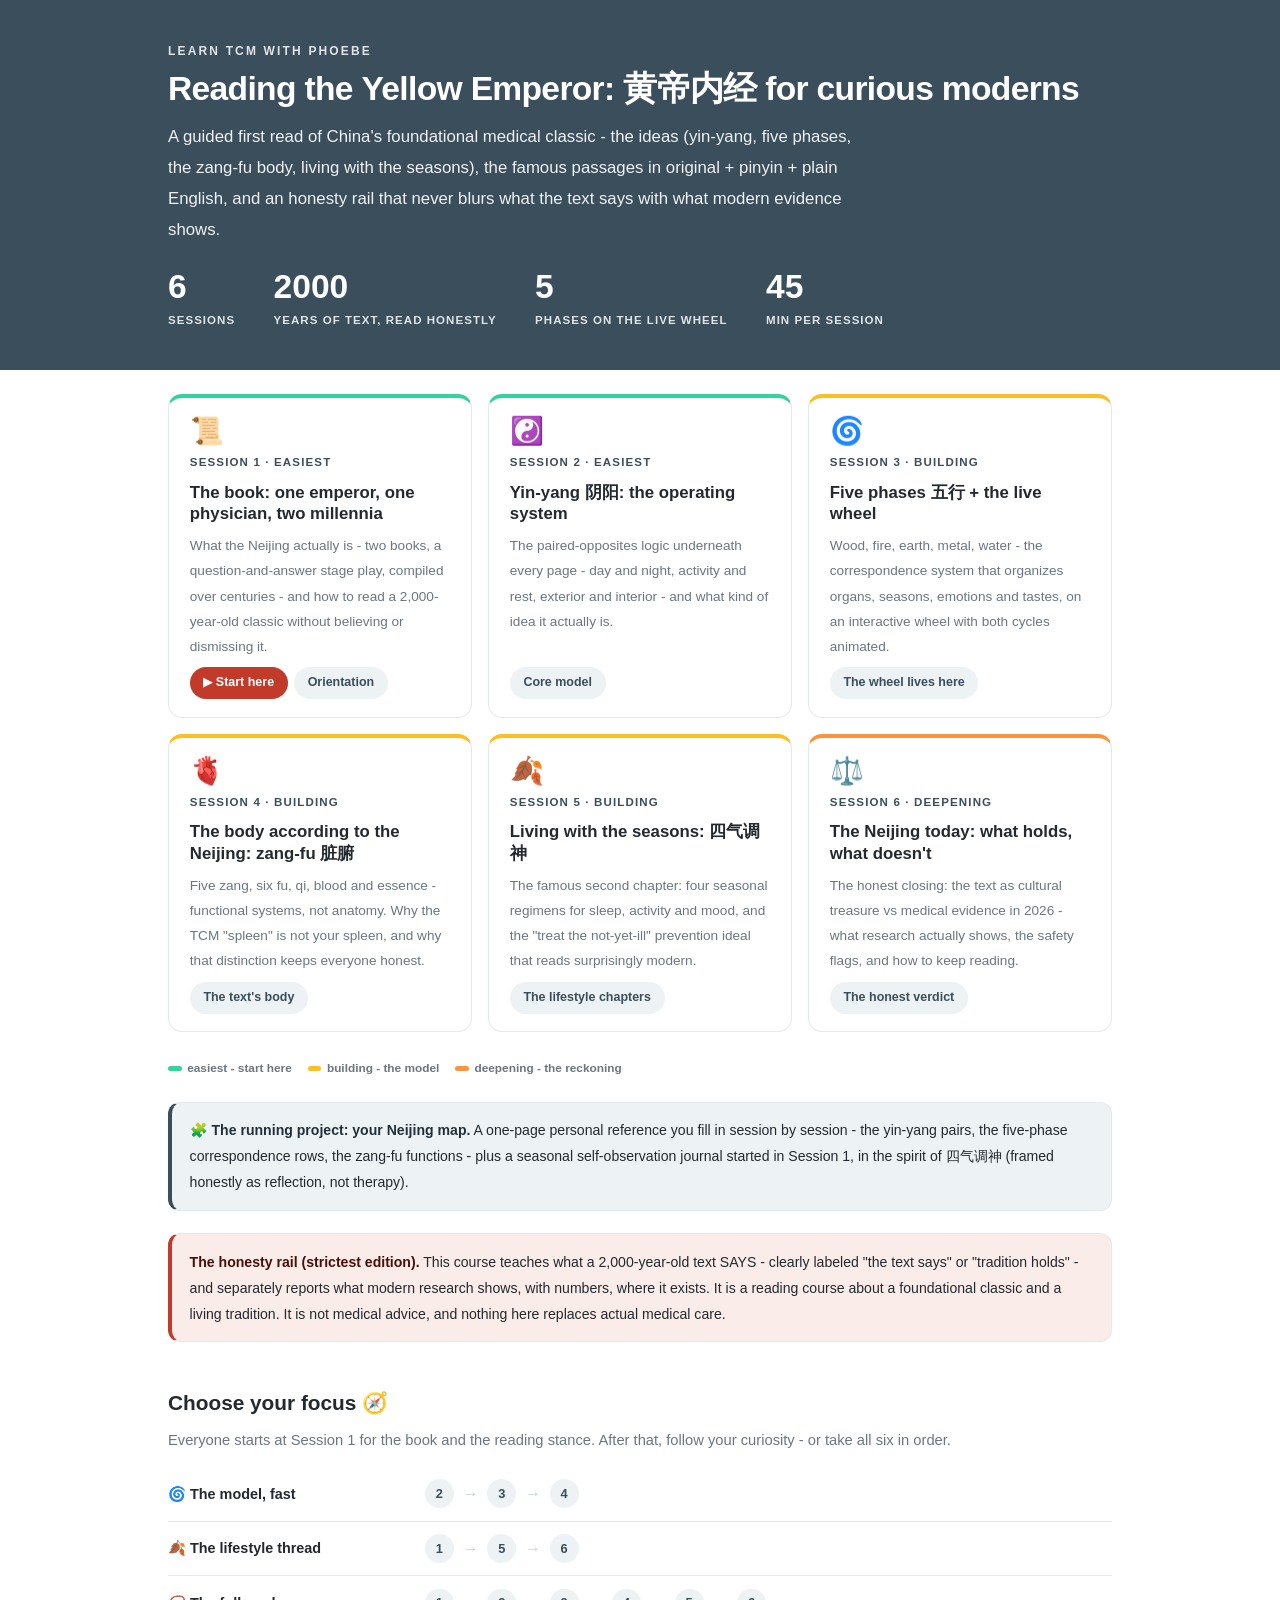
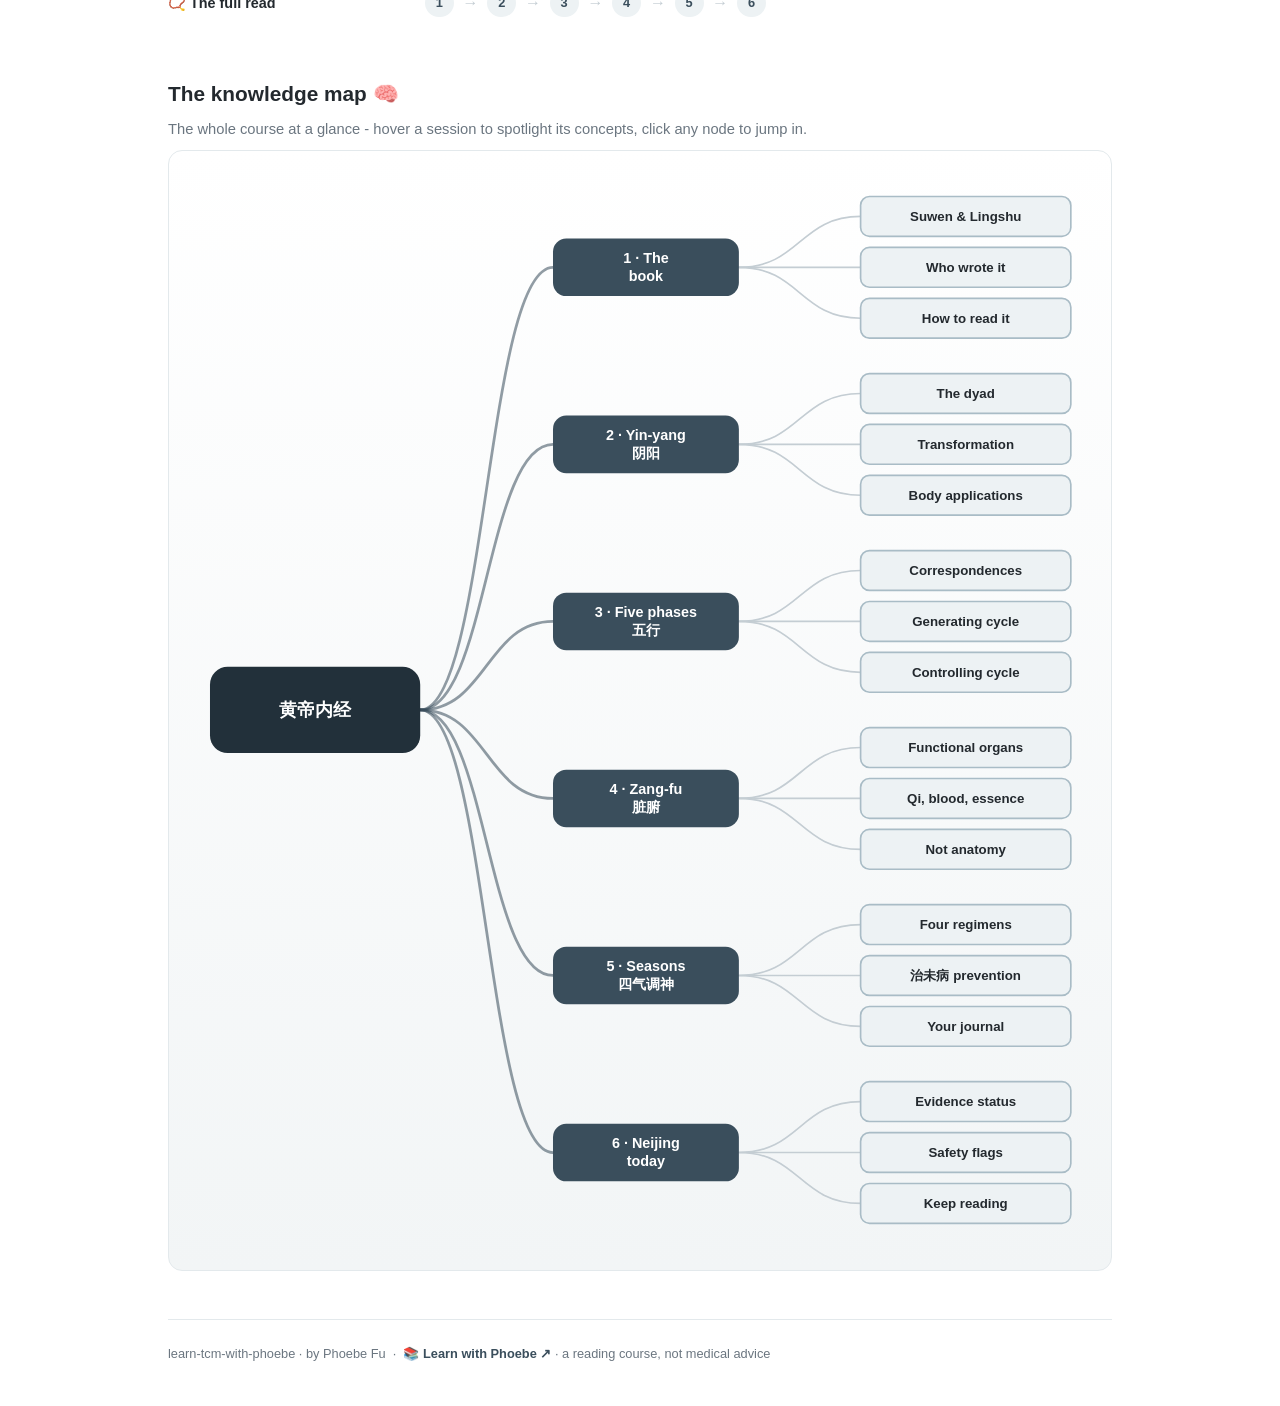
<file: index.html>
<!DOCTYPE html>
<html lang="en">
<head>
<meta charset="UTF-8">
<meta name="viewport" content="width=device-width, initial-scale=1.0">
<!-- social:start -->
<meta name="description" content="A guided first read of China&#x27;s foundational medical classic - the ideas (yin-yang, five phases, the zang-fu body, living with the seasons), the famous passages in original + pinyin + plain...">
<meta property="og:type" content="article">
<meta property="og:site_name" content="Learn with Phoebe">
<meta property="og:title" content="learn tcm with phoebe - reading the Yellow Emperor&#x27;s classic, honestly">
<meta property="og:description" content="A guided first read of China&#x27;s foundational medical classic - the ideas (yin-yang, five phases, the zang-fu body, living with the seasons), the famous passages in original + pinyin + plain...">
<meta property="og:url" content="https://phoebefu6.github.io/learn-tcm-with-phoebe/">
<meta property="og:image" content="https://phoebefu6.github.io/learn-tcm-with-phoebe/assets/og-cover.png">
<meta property="og:image:width" content="1200">
<meta property="og:image:height" content="630">
<meta name="twitter:card" content="summary_large_image">
<meta name="twitter:title" content="learn tcm with phoebe - reading the Yellow Emperor&#x27;s classic, honestly">
<meta name="twitter:description" content="A guided first read of China&#x27;s foundational medical classic - the ideas (yin-yang, five phases, the zang-fu body, living with the seasons), the famous passages in original + pinyin + plain...">
<meta name="twitter:image" content="https://phoebefu6.github.io/learn-tcm-with-phoebe/assets/og-cover.png">
<!-- social:end -->
<title>learn tcm with phoebe - reading the Yellow Emperor's classic, honestly</title>
<link rel="stylesheet" href="assets/style.css?v=10">
<style>
  .stats-row { display: flex; gap: 2.4rem; margin-top: 1.5rem; flex-wrap: wrap; }
  .stat b { display: block; font-size: 2.1rem; font-weight: 800; line-height: 1.05; font-variant-numeric: tabular-nums; }
  .stat span { font-size: .72rem; opacity: .85; text-transform: uppercase; letter-spacing: .09em; font-weight: 600; }

  .course-grid { display: grid; grid-template-columns: repeat(auto-fit, minmax(17rem, 1fr)); gap: 1rem; margin-top: 1.5rem; }
  .course-card {
    border: 1px solid var(--hairline);
    border-top: 4px solid var(--diff, var(--indigo));
    border-radius: var(--radius);
    padding: 1.2rem 1.3rem 1.1rem;
    display: flex;
    flex-direction: column;
    gap: .5rem;
    text-decoration: none;
    color: var(--ink);
    background: #fff;
    transition: box-shadow .15s ease, border-color .15s ease, transform .15s ease;
    position: relative;
  }
  .course-card:hover { border-color: var(--indigo-soft); border-top-color: var(--diff, var(--indigo)); box-shadow: 0 8px 28px rgba(58,78,92,.16); transform: translateY(-3px); }
  .course-card .cicon { font-size: 1.7rem; line-height: 1; }
  .course-card .cnum { font-size: .72rem; font-weight: 700; color: var(--indigo); text-transform: uppercase; letter-spacing: .1em; }
  .course-card h3 { font-size: 1.05rem; font-weight: 800; line-height: 1.3; }
  .course-card p { font-size: .85rem; color: var(--muted); flex: 1; }
  .course-card .meta { display: flex; gap: .4rem; flex-wrap: wrap; }

  .diff-legend { display: flex; gap: 1rem; margin-top: 1.6rem; font-size: .74rem; color: var(--muted); font-weight: 600; flex-wrap: wrap; }
  .diff-legend i { display: inline-block; width: .85rem; height: .35rem; border-radius: 999px; margin-right: .35rem; vertical-align: middle; }

  .paths { margin-top: 2.6rem; }
  .paths h2 { font-size: 1.3rem; font-weight: 800; margin-bottom: .3rem; }
  .paths .plede { color: var(--muted); font-size: .92rem; margin-bottom: .8rem; }
  .path { display: flex; gap: .55rem; align-items: center; padding: .75rem 0; border-bottom: .5px solid var(--hairline); flex-wrap: wrap; }
  .path:last-child { border-bottom: none; }
  .path b { min-width: 15.5rem; font-size: .9rem; }
  .path .pstep { background: var(--indigo-50); color: var(--indigo); border-radius: 999px; padding: .16rem .68rem; font-weight: 700; font-size: .8rem; text-decoration: none; transition: all .12s ease; }
  .path .pstep:hover { background: var(--indigo); color: #fff; }
  .path .parr { color: var(--faint); font-weight: 700; }

  .mm-section { margin-top: 1.6rem; }
  .mm-section h2 { font-size: 1.3rem; font-weight: 800; margin-bottom: .2rem; }
  .mm-section .mm-lede { color: var(--muted); font-size: .92rem; margin-bottom: .4rem; }
  .mm-wrap { border: 1px solid var(--hairline); border-radius: var(--radius); background: linear-gradient(180deg,#fff, #F2F5F6); padding: .6rem; overflow-x: auto; }
  .mm-svg { width: 100%; height: auto; display: block; max-width: 60rem; margin: 0 auto; min-width: 34rem; }
  .mm-link { cursor: pointer; text-decoration: none; }
  .mm-node rect { transition: opacity .15s ease, filter .15s ease; }
  .mm-node text { pointer-events: none; }
  .mm-link:hover .mm-node rect { filter: brightness(1.06); }
  .mm-edge { transition: opacity .15s ease; }

  .note-band { margin-top: 1.4rem; background: var(--amber-50); border: 1px solid var(--hairline); border-left: 4px solid var(--amber); border-radius: 12px; padding: .9rem 1.1rem; font-size: .88rem; color: var(--ink); }
  .note-band b { color: var(--amber-ink); }

  .project-band { margin-top: 1.4rem; background: var(--indigo-50); border: 1px solid var(--hairline); border-left: 4px solid var(--indigo); border-radius: 12px; padding: .9rem 1.1rem; font-size: .88rem; color: var(--ink); }
  .project-band b { color: var(--indigo-deep); }
</style>
</head>
<body>

<header class="masthead">
  <div class="wrap">
    <div class="eyebrow">Learn TCM with Phoebe</div>
    <h1>Reading the Yellow Emperor: <span class="accent">黄帝内经</span> for curious moderns</h1>
    <p class="sub">A guided first read of China's foundational medical classic - the ideas (yin-yang, five phases, the zang-fu body, living with the seasons), the famous passages in original + pinyin + plain English, and an honesty rail that never blurs what the text says with what modern evidence shows.</p>
    <div class="stats-row">
      <div class="stat"><b data-count="6">6</b><span>sessions</span></div>
      <div class="stat"><b data-count="2000">2000</b><span>years of text, read honestly</span></div>
      <div class="stat"><b data-count="5">5</b><span>phases on the live wheel</span></div>
      <div class="stat"><b data-count="45">45</b><span>min per session</span></div>
    </div>
  </div>
</header>

<main class="wrap">

  <section class="section">
    <div class="course-grid">
      <a class="course-card" href="courses/01-the-book.html" style="--diff:#34D399">
        <span class="cicon">📜</span>
        <span class="cnum">Session 1 · easiest</span>
        <h3>The book: one emperor, one physician, two millennia</h3>
        <p>What the Neijing actually is - two books, a question-and-answer stage play, compiled over centuries - and how to read a 2,000-year-old classic without believing or dismissing it.</p>
        <span class="meta"><span class="pill amber">▶ Start here</span><span class="pill light">Orientation</span></span>
      </a>
      <a class="course-card" href="courses/02-yin-yang.html" style="--diff:#34D399">
        <span class="cicon">☯️</span>
        <span class="cnum">Session 2 · easiest</span>
        <h3>Yin-yang 阴阳: the operating system</h3>
        <p>The paired-opposites logic underneath every page - day and night, activity and rest, exterior and interior - and what kind of idea it actually is.</p>
        <span class="meta"><span class="pill light">Core model</span></span>
      </a>
      <a class="course-card" href="courses/03-five-phases.html" style="--diff:#FBBF24">
        <span class="cicon">🌀</span>
        <span class="cnum">Session 3 · building</span>
        <h3>Five phases 五行 + the live wheel</h3>
        <p>Wood, fire, earth, metal, water - the correspondence system that organizes organs, seasons, emotions and tastes, on an interactive wheel with both cycles animated.</p>
        <span class="meta"><span class="pill light">The wheel lives here</span></span>
      </a>
      <a class="course-card" href="courses/04-zang-fu.html" style="--diff:#FBBF24">
        <span class="cicon">🫀</span>
        <span class="cnum">Session 4 · building</span>
        <h3>The body according to the Neijing: zang-fu 脏腑</h3>
        <p>Five zang, six fu, qi, blood and essence - functional systems, not anatomy. Why the TCM "spleen" is not your spleen, and why that distinction keeps everyone honest.</p>
        <span class="meta"><span class="pill light">The text's body</span></span>
      </a>
      <a class="course-card" href="courses/05-seasons.html" style="--diff:#FBBF24">
        <span class="cicon">🍂</span>
        <span class="cnum">Session 5 · building</span>
        <h3>Living with the seasons: 四气调神</h3>
        <p>The famous second chapter: four seasonal regimens for sleep, activity and mood, and the "treat the not-yet-ill" prevention ideal that reads surprisingly modern.</p>
        <span class="meta"><span class="pill light">The lifestyle chapters</span></span>
      </a>
      <a class="course-card" href="courses/06-neijing-today.html" style="--diff:#FB923C">
        <span class="cicon">⚖️</span>
        <span class="cnum">Session 6 · deepening</span>
        <h3>The Neijing today: what holds, what doesn't</h3>
        <p>The honest closing: the text as cultural treasure vs medical evidence in 2026 - what research actually shows, the safety flags, and how to keep reading.</p>
        <span class="meta"><span class="pill light">The honest verdict</span></span>
      </a>
    </div>
    <div class="diff-legend">
      <span><i style="background:#34D399"></i>easiest - start here</span>
      <span><i style="background:#FBBF24"></i>building - the model</span>
      <span><i style="background:#FB923C"></i>deepening - the reckoning</span>
    </div>

    <div class="project-band">
      <b>🧩 The running project: your Neijing map.</b> A one-page personal reference you fill in session by session - the yin-yang pairs, the five-phase correspondence rows, the zang-fu functions - plus a seasonal self-observation journal started in Session 1, in the spirit of 四气调神 (framed honestly as reflection, not therapy).
    </div>

    <div class="note-band">
      <b>The honesty rail (strictest edition).</b> This course teaches what a 2,000-year-old text SAYS - clearly labeled "the text says" or "tradition holds" - and separately reports what modern research shows, with numbers, where it exists. It is a reading course about a foundational classic and a living tradition. It is not medical advice, and nothing here replaces actual medical care.
    </div>

    <div class="paths">
      <h2>Choose your focus 🧭</h2>
      <p class="plede">Everyone starts at Session 1 for the book and the reading stance. After that, follow your curiosity - or take all six in order.</p>
      <div class="path"><b>🌀 The model, fast</b>
        <a class="pstep" href="courses/02-yin-yang.html">2</a><span class="parr">→</span>
        <a class="pstep" href="courses/03-five-phases.html">3</a><span class="parr">→</span>
        <a class="pstep" href="courses/04-zang-fu.html">4</a>
      </div>
      <div class="path"><b>🍂 The lifestyle thread</b>
        <a class="pstep" href="courses/01-the-book.html">1</a><span class="parr">→</span>
        <a class="pstep" href="courses/05-seasons.html">5</a><span class="parr">→</span>
        <a class="pstep" href="courses/06-neijing-today.html">6</a>
      </div>
      <div class="path"><b>📿 The full read</b>
        <a class="pstep" href="courses/01-the-book.html">1</a><span class="parr">→</span>
        <a class="pstep" href="courses/02-yin-yang.html">2</a><span class="parr">→</span>
        <a class="pstep" href="courses/03-five-phases.html">3</a><span class="parr">→</span>
        <a class="pstep" href="courses/04-zang-fu.html">4</a><span class="parr">→</span>
        <a class="pstep" href="courses/05-seasons.html">5</a><span class="parr">→</span>
        <a class="pstep" href="courses/06-neijing-today.html">6</a>
      </div>
    </div>
  </section>

  <section class="section mm-section">
    <h2>The knowledge map 🧠</h2>
    <p class="mm-lede">The whole course at a glance - hover a session to spotlight its concepts, click any node to jump in.</p>
    <div class="mm-wrap"><div id="mindmap"></div></div>
  </section>

  <footer class="pagefoot">
    <span>learn-tcm-with-phoebe · by Phoebe Fu &nbsp;·&nbsp; 📚 <a href="https://phoebefu6.github.io/learn-with-phoebe/">Learn with Phoebe ↗</a> · a reading course, not medical advice</span>
  </footer>
</main>

<script>
window.MINDMAP_DATA = {
  title: "黄帝内经",
  centerColor: "#22303A",
  sessions: [
    { label: "The\nbook", href: "courses/01-the-book.html", color: "#34D399",
      concepts: [
        { label: "Suwen & Lingshu", href: "courses/01-the-book.html" },
        { label: "Who wrote it", href: "courses/01-the-book.html" },
        { label: "How to read it", href: "courses/01-the-book.html" } ] },
    { label: "Yin-yang\n阴阳", href: "courses/02-yin-yang.html", color: "#34D399",
      concepts: [
        { label: "The dyad", href: "courses/02-yin-yang.html" },
        { label: "Transformation", href: "courses/02-yin-yang.html" },
        { label: "Body applications", href: "courses/02-yin-yang.html" } ] },
    { label: "Five phases\n五行", href: "courses/03-five-phases.html", color: "#FBBF24",
      concepts: [
        { label: "Correspondences", href: "courses/03-five-phases.html" },
        { label: "Generating cycle", href: "courses/03-five-phases.html" },
        { label: "Controlling cycle", href: "courses/03-five-phases.html" } ] },
    { label: "Zang-fu\n脏腑", href: "courses/04-zang-fu.html", color: "#FBBF24",
      concepts: [
        { label: "Functional organs", href: "courses/04-zang-fu.html" },
        { label: "Qi, blood, essence", href: "courses/04-zang-fu.html" },
        { label: "Not anatomy", href: "courses/04-zang-fu.html" } ] },
    { label: "Seasons\n四气调神", href: "courses/05-seasons.html", color: "#FBBF24",
      concepts: [
        { label: "Four regimens", href: "courses/05-seasons.html" },
        { label: "治未病 prevention", href: "courses/05-seasons.html" },
        { label: "Your journal", href: "courses/05-seasons.html" } ] },
    { label: "Neijing\ntoday", href: "courses/06-neijing-today.html", color: "#FB923C",
      concepts: [
        { label: "Evidence status", href: "courses/06-neijing-today.html" },
        { label: "Safety flags", href: "courses/06-neijing-today.html" },
        { label: "Keep reading", href: "courses/06-neijing-today.html" } ] }
  ]
};
</script>
<script src="assets/mindmap.js?v=7"></script>
<script src="assets/app.js?v=7"></script>
</body>
</html>
</file>
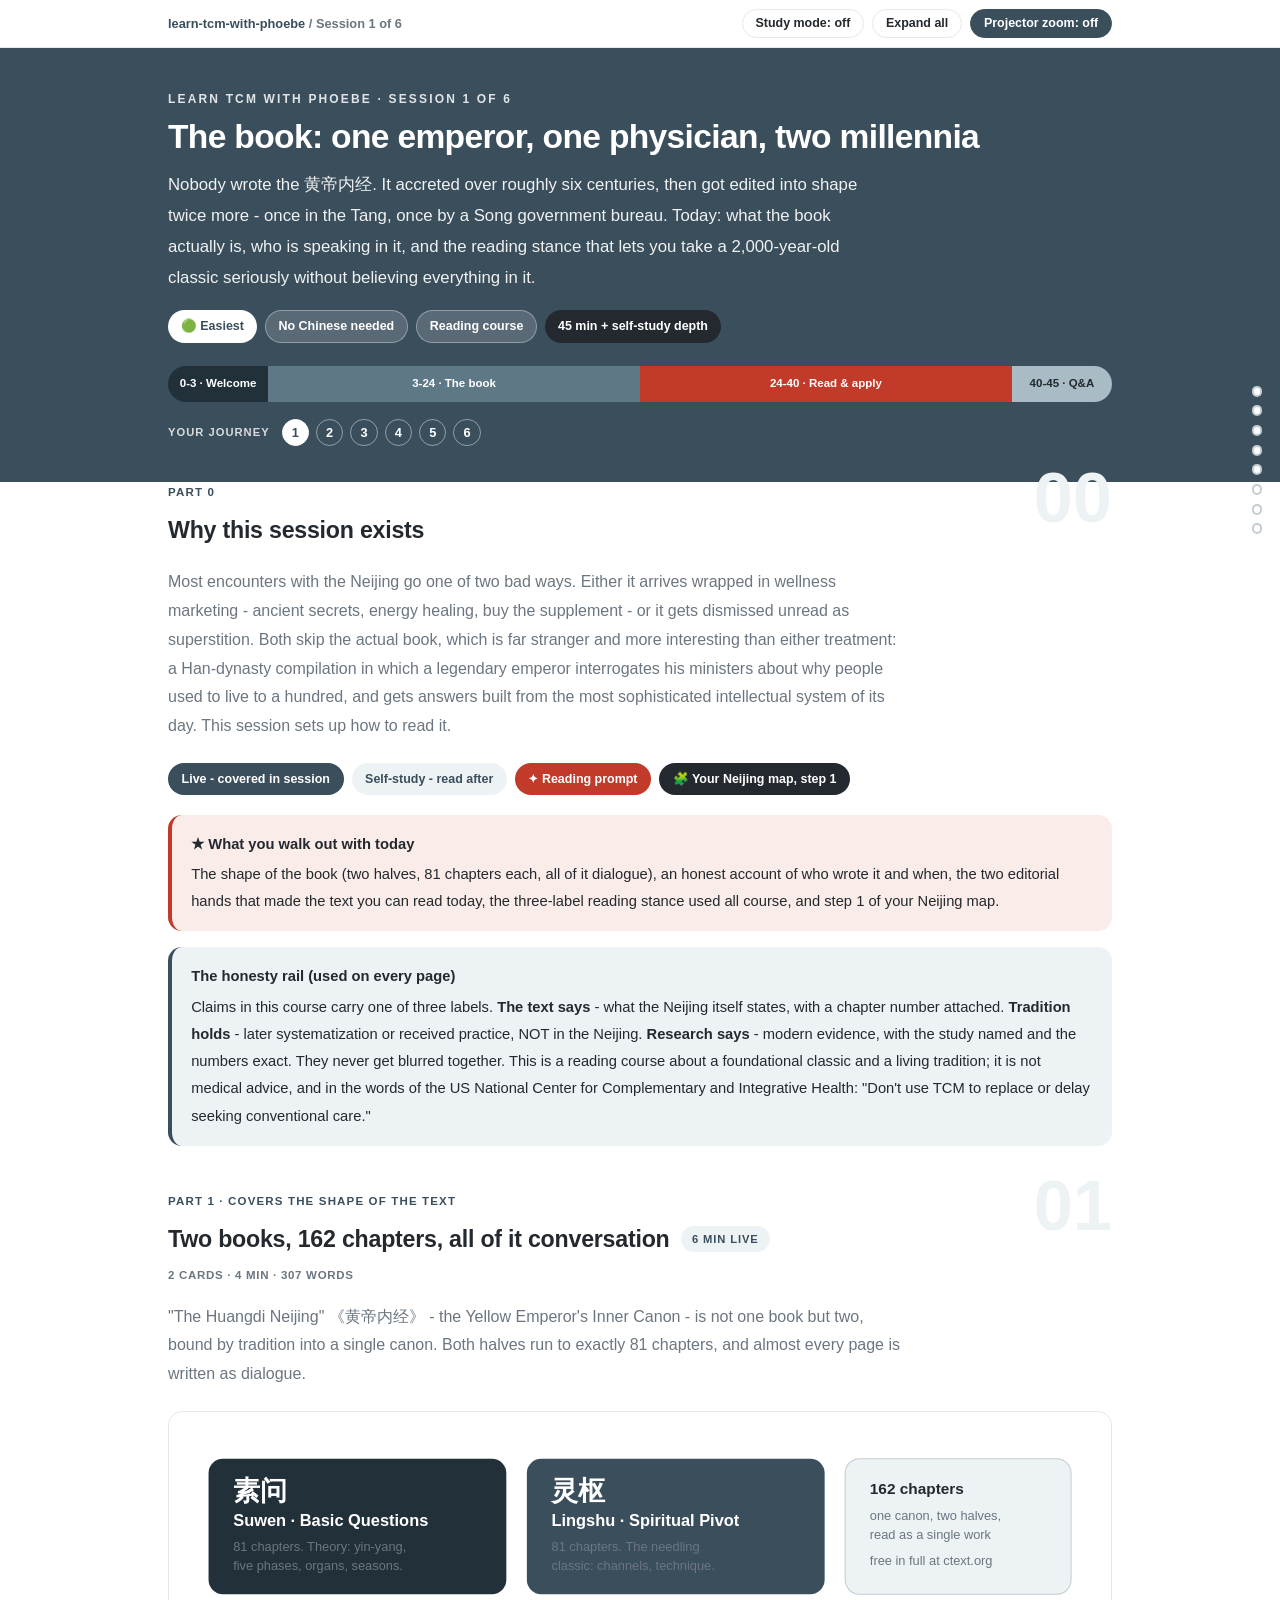
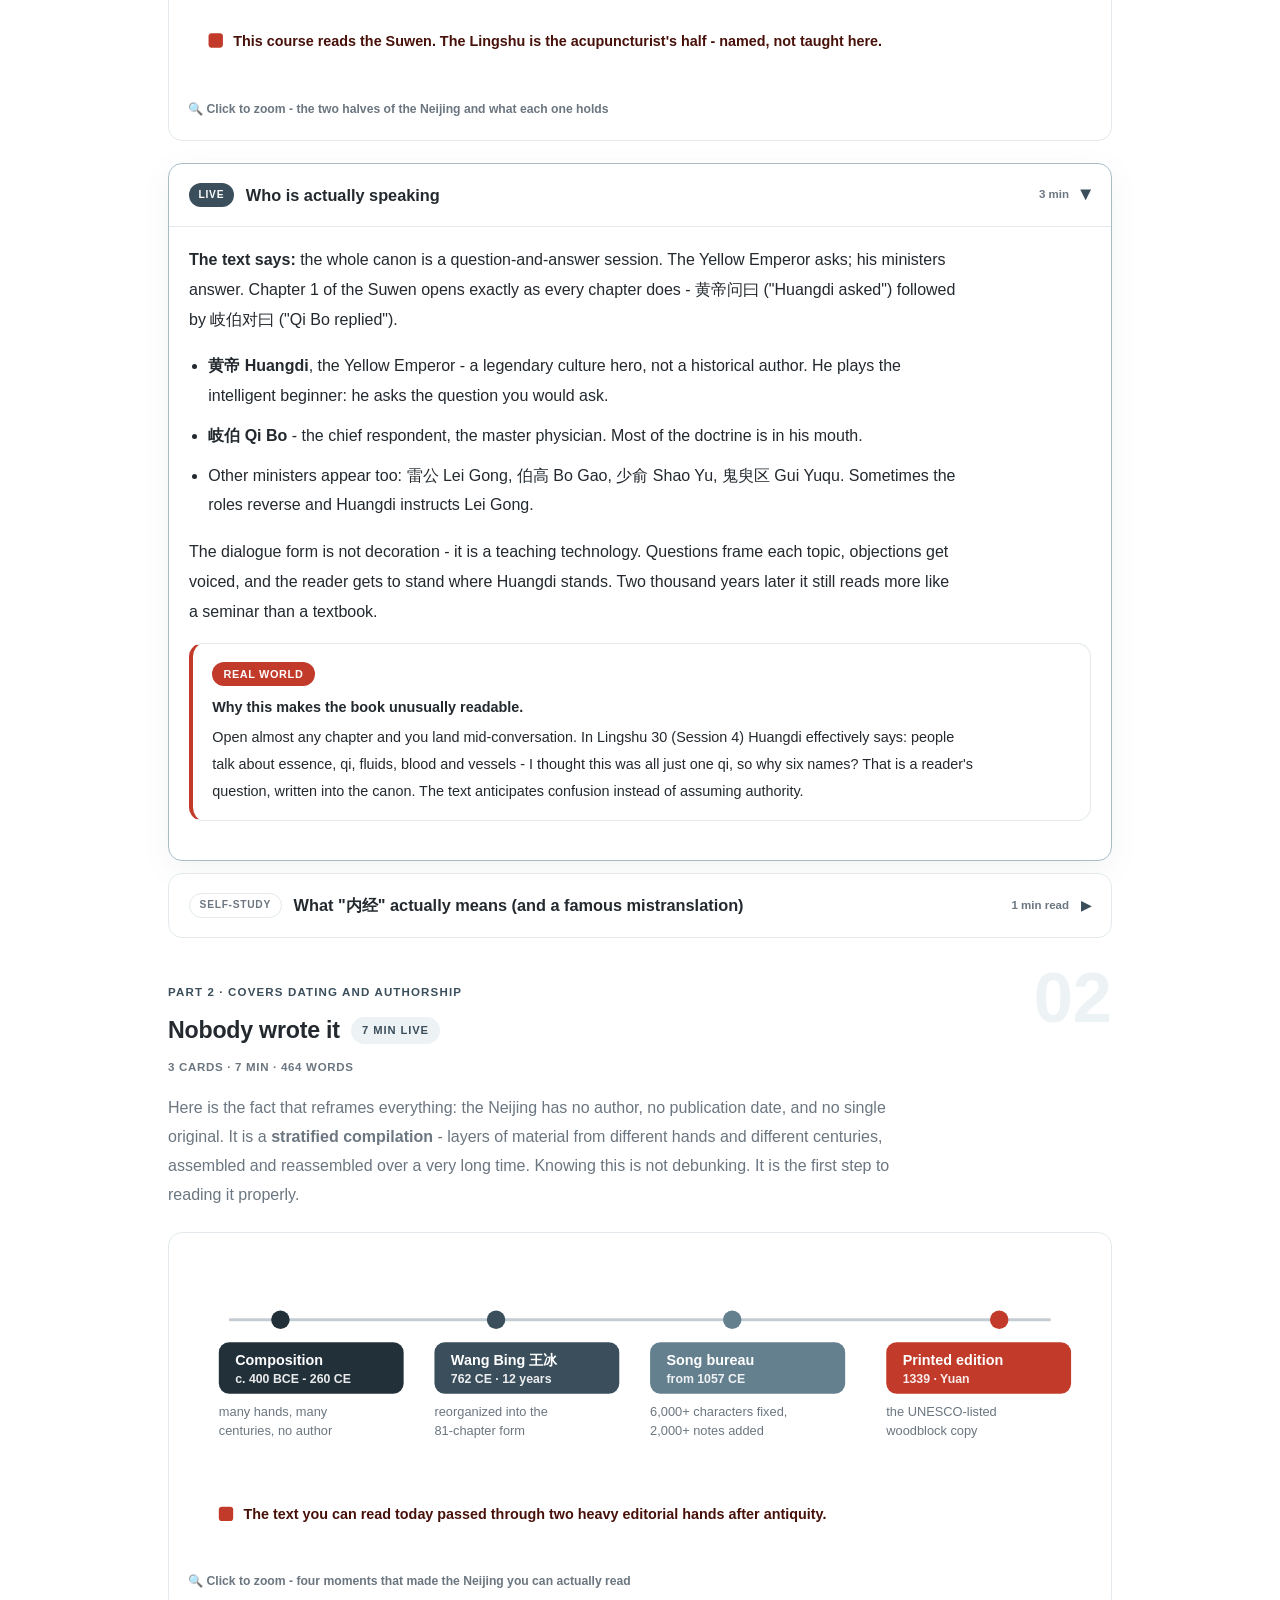
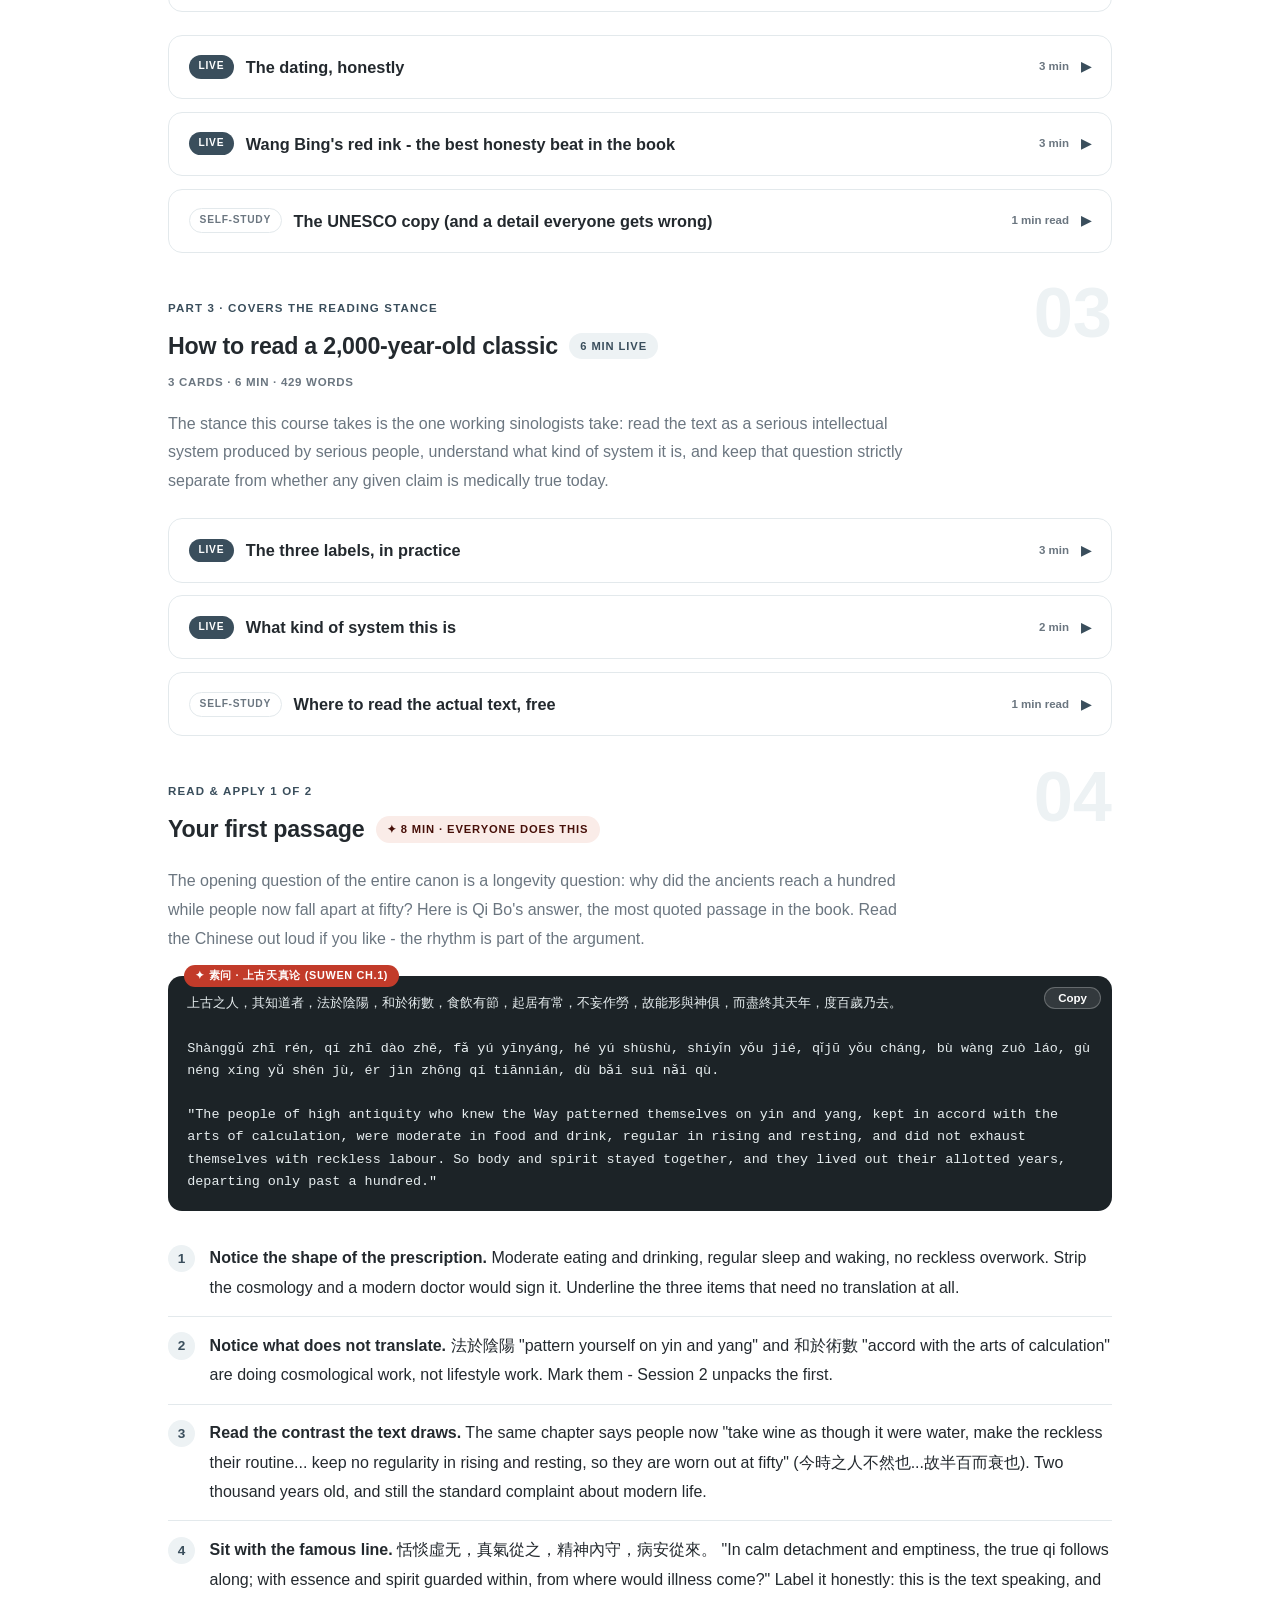
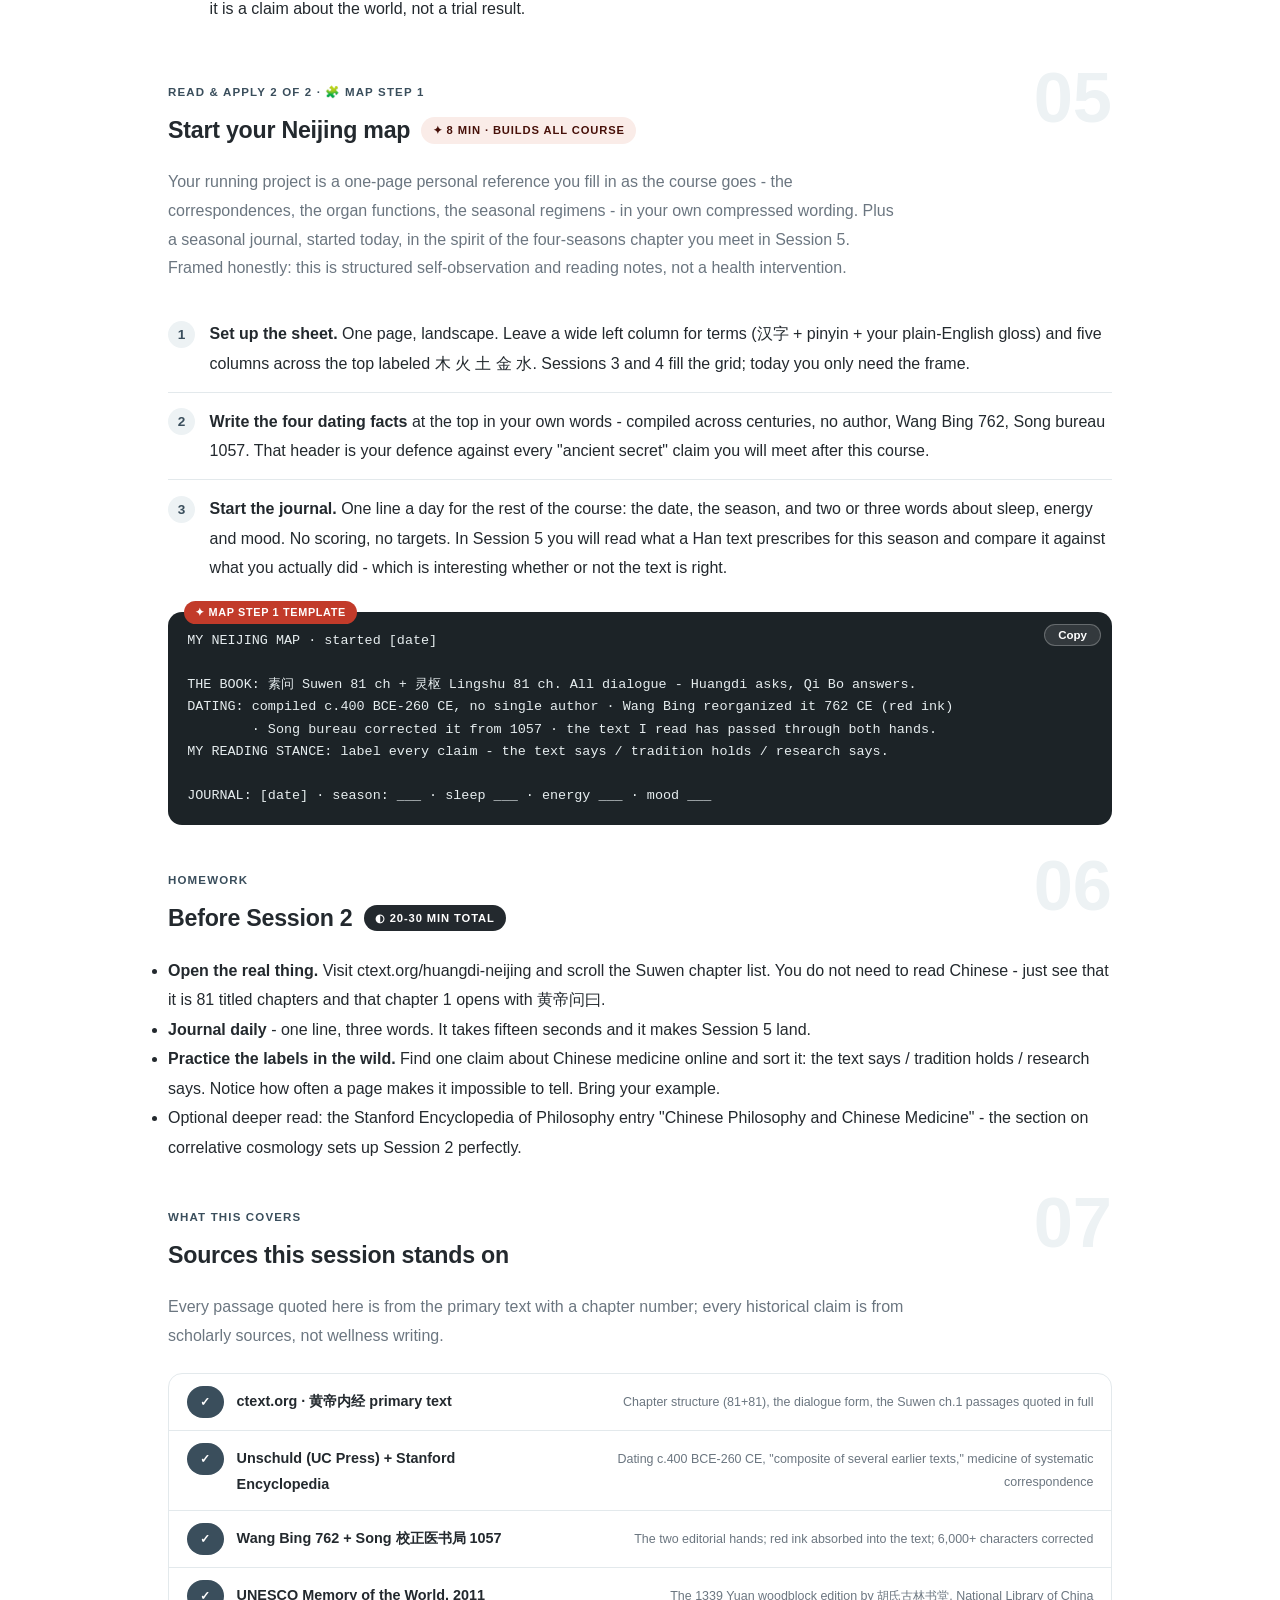
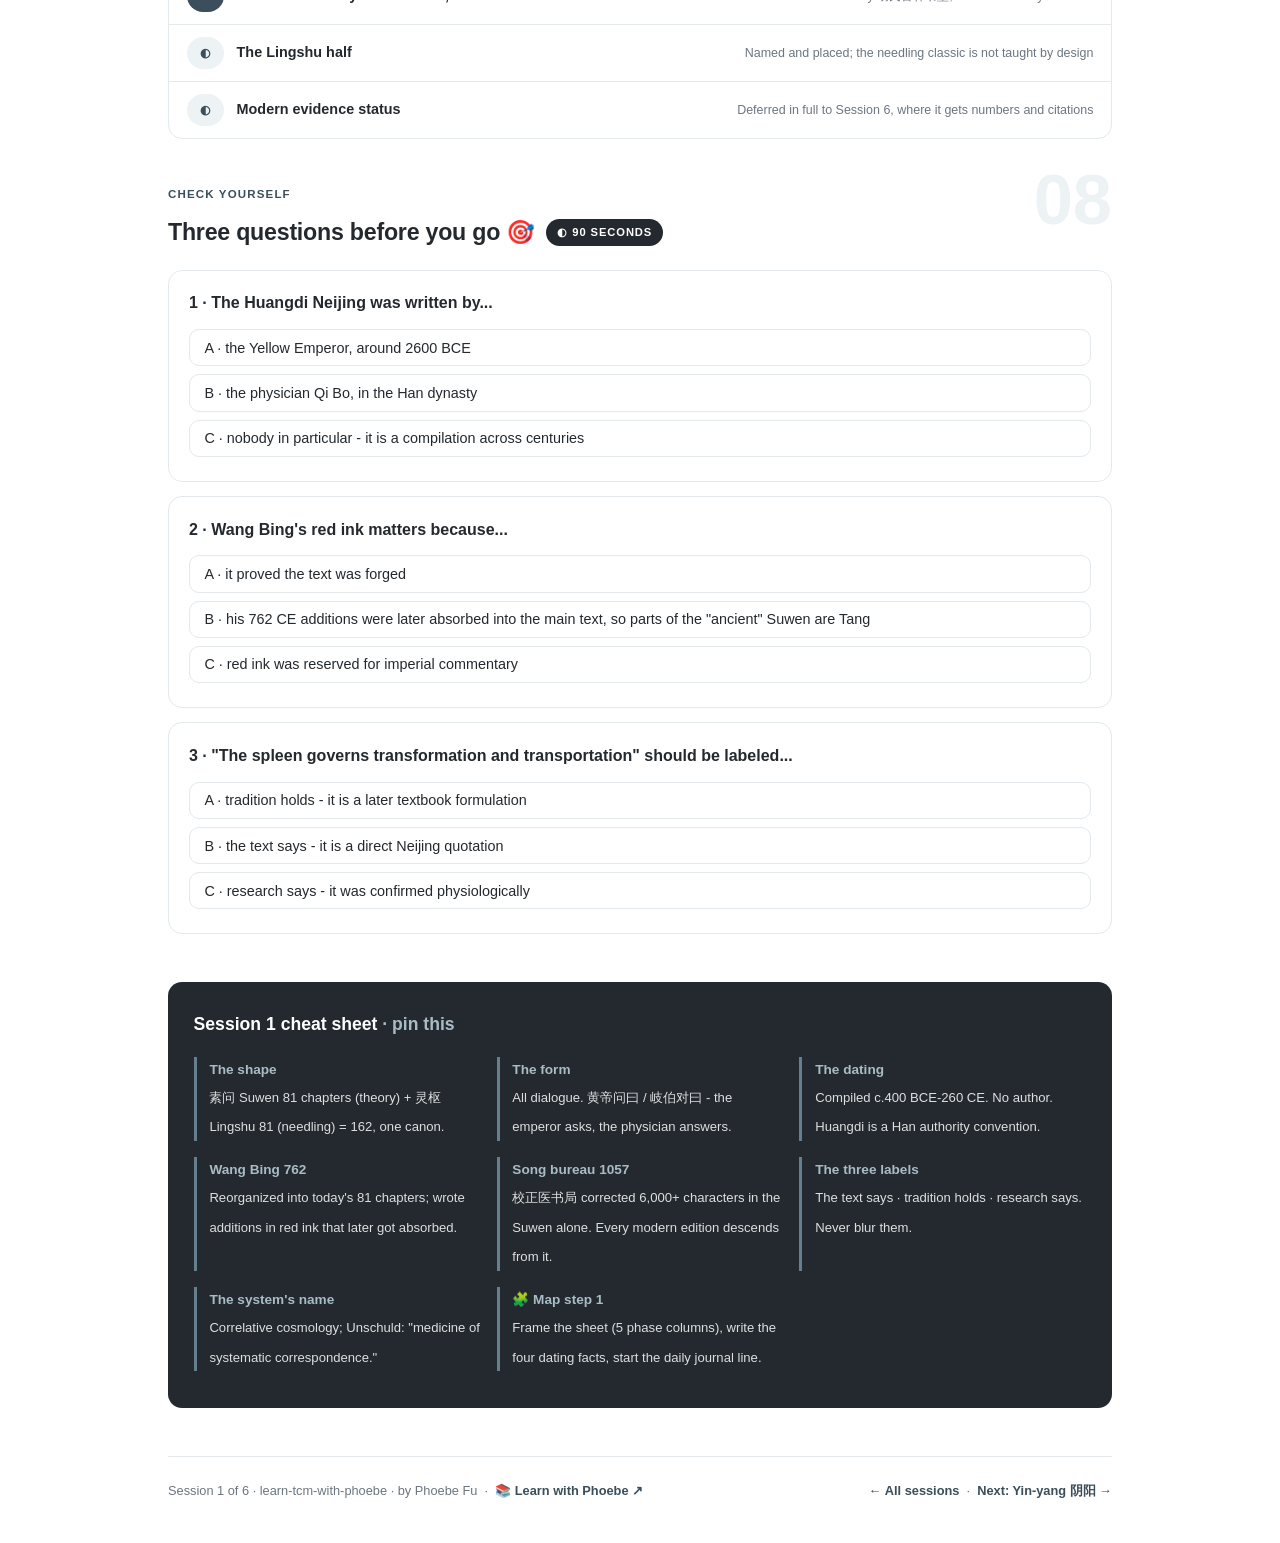
<file: courses/01-the-book.html>
<!DOCTYPE html>
<html lang="en">
<head>
<meta charset="UTF-8">
<meta name="viewport" content="width=device-width, initial-scale=1.0">
<!-- social:start -->
<meta name="description" content="Most encounters with the Neijing go one of two bad ways. Either it arrives wrapped in wellness marketing - ancient secrets, energy healing, buy the supplement - or it gets dismissed unread...">
<meta property="og:type" content="article">
<meta property="og:site_name" content="Learn with Phoebe">
<meta property="og:title" content="The book: one emperor, one physician, two millennia - learn tcm with phoebe">
<meta property="og:description" content="Most encounters with the Neijing go one of two bad ways. Either it arrives wrapped in wellness marketing - ancient secrets, energy healing, buy the supplement - or it gets dismissed unread...">
<meta property="og:url" content="https://phoebefu6.github.io/learn-tcm-with-phoebe/courses/01-the-book.html">
<meta property="og:image" content="https://phoebefu6.github.io/learn-tcm-with-phoebe/assets/og-cover.png">
<meta property="og:image:width" content="1200">
<meta property="og:image:height" content="630">
<meta name="twitter:card" content="summary_large_image">
<meta name="twitter:title" content="The book: one emperor, one physician, two millennia - learn tcm with phoebe">
<meta name="twitter:description" content="Most encounters with the Neijing go one of two bad ways. Either it arrives wrapped in wellness marketing - ancient secrets, energy healing, buy the supplement - or it gets dismissed unread...">
<meta name="twitter:image" content="https://phoebefu6.github.io/learn-tcm-with-phoebe/assets/og-cover.png">
<!-- social:end -->
<title>Session 1 · The book: one emperor, one physician, two millennia - learn tcm with phoebe</title>
<link rel="stylesheet" href="../assets/style.css?v=10">
</head>
<body>

<div class="toolbar">
  <div class="wrap">
    <span class="crumb"><a href="../index.html">learn-tcm-with-phoebe</a> / Session 1 of 6</span>
    <button class="btn" id="toggle-all" type="button">Expand all</button>
    <button class="btn primary" id="zoom-toggle" type="button">Projector zoom: off</button>
  </div>
</div>

<header class="masthead">
  <div class="wrap">
    <div class="eyebrow">Learn TCM with Phoebe · Session 1 of 6</div>
    <h1>The book: one emperor, <span class="accent">one physician,</span> two millennia</h1>
    <p class="sub">Nobody wrote the 黄帝内经. It accreted over roughly six centuries, then got edited into shape twice more - once in the Tang, once by a Song government bureau. Today: what the book actually is, who is speaking in it, and the reading stance that lets you take a 2,000-year-old classic seriously without believing everything in it.</p>
    <div class="chip-row">
      <span class="chip level">🟢 Easiest</span>
      <span class="chip audience">No Chinese needed</span>
      <span class="chip audience">Reading course</span>
      <span class="chip time">45 min + self-study depth</span>
    </div>
    <div class="agenda">
      <span class="a1" style="flex:1">0-3 · Welcome</span>
      <span class="a2" style="flex:4">3-24 · The book</span>
      <span class="a3" style="flex:4">24-40 · Read &amp; apply</span>
      <span class="a4" style="flex:1">40-45 · Q&amp;A</span>
    </div>
  </div>
</header>

<main class="wrap">

  <!-- ============ INTRO ============ -->
  <section class="section" id="intro">
    <div class="section-kicker">
      <span class="klabel">Part 0</span>
      <h2>Why this session exists</h2>
    </div>
    <p class="lede">Most encounters with the Neijing go one of two bad ways. Either it arrives wrapped in wellness marketing - ancient secrets, energy healing, buy the supplement - or it gets dismissed unread as superstition. Both skip the actual book, which is far stranger and more interesting than either treatment: a Han-dynasty compilation in which a legendary emperor interrogates his ministers about why people used to live to a hundred, and gets answers built from the most sophisticated intellectual system of its day. This session sets up how to read it.</p>
    <div class="legend">
      <span class="pill solid">Live - covered in session</span>
      <span class="pill light">Self-study - read after</span>
      <span class="pill peach">✦ Reading prompt</span>
      <span class="pill inkpill">🧩 Your Neijing map, step 1</span>
    </div>
    <div class="callout win">
      <strong>★ What you walk out with today</strong>
      The shape of the book (two halves, 81 chapters each, all of it dialogue), an honest account of who wrote it and when, the two editorial hands that made the text you can read today, the three-label reading stance used all course, and step 1 of your Neijing map.
    </div>
    <div class="callout tip">
      <strong>The honesty rail (used on every page)</strong>
      Claims in this course carry one of three labels. <strong>The text says</strong> - what the Neijing itself states, with a chapter number attached. <strong>Tradition holds</strong> - later systematization or received practice, NOT in the Neijing. <strong>Research says</strong> - modern evidence, with the study named and the numbers exact. They never get blurred together. This is a reading course about a foundational classic and a living tradition; it is not medical advice, and in the words of the US National Center for Complementary and Integrative Health: "Don't use TCM to replace or delay seeking conventional care."
    </div>
  </section>

  <!-- ============ PART 1: WHAT THE BOOK IS ============ -->
  <section class="section" id="what-it-is">
    <div class="section-kicker">
      <span class="klabel">Part 1 · covers the shape of the text</span>
      <h2>Two books, 162 chapters, all of it conversation <span class="tag concept">6 min live</span></h2>
    </div>
    <p class="lede">"The Huangdi Neijing" 《黄帝内经》 - the Yellow Emperor's Inner Canon - is not one book but two, bound by tradition into a single canon. Both halves run to exactly 81 chapters, and almost every page is written as dialogue.</p>

    <figure class="zoomable">
      <svg viewBox="0 0 880 250" xmlns="http://www.w3.org/2000/svg" role="img" aria-label="The Neijing's two halves: Suwen 81 chapters on theory, Lingshu 81 chapters on needling">
        <style>
          .tbH { font: 700 16px Inter, sans-serif; fill: #FFFFFF; }
          .tbN { font: 800 26px Inter, sans-serif; fill: #FFFFFF; }
          .tbT { font: 700 15px Inter, sans-serif; fill: #23292E; }
          .tbX { font: 400 12.5px Inter, sans-serif; fill: #6B7680; }
          .tbNo { font: 600 14px Inter, sans-serif; fill: #471009; }
        </style>
        <rect x="20" y="26" width="290" height="132" rx="14" fill="#22303A"/>
        <text class="tbN" x="44" y="66">素问</text>
        <text class="tbH" x="44" y="92">Suwen · Basic Questions</text>
        <text class="tbX" x="44" y="116" fill="#E6EDEF">81 chapters. Theory: yin-yang,</text>
        <text class="tbX" x="44" y="134" fill="#E6EDEF">five phases, organs, seasons.</text>
        <rect x="330" y="26" width="290" height="132" rx="14" fill="#3A4E5C"/>
        <text class="tbN" x="354" y="66">灵枢</text>
        <text class="tbH" x="354" y="92">Lingshu · Spiritual Pivot</text>
        <text class="tbX" x="354" y="116" fill="#E6EDEF">81 chapters. The needling</text>
        <text class="tbX" x="354" y="134" fill="#E6EDEF">classic: channels, technique.</text>
        <rect x="640" y="26" width="220" height="132" rx="14" fill="#EDF2F4" stroke="#C4CDD3"/>
        <text class="tbT" x="664" y="60">162 chapters</text>
        <text class="tbX" x="664" y="86">one canon, two halves,</text>
        <text class="tbX" x="664" y="104">read as a single work</text>
        <text class="tbX" x="664" y="130">free in full at ctext.org</text>
        <rect x="20" y="196" width="14" height="14" rx="3" fill="#C23B2A"/>
        <text class="tbNo" x="44" y="208">This course reads the Suwen. The Lingshu is the acupuncturist's half - named, not taught here.</text>
      </svg>
      <figcaption>🔍 Click to zoom - the two halves of the Neijing and what each one holds</figcaption>
    </figure>

    <details class="card" open>
      <summary><span class="mode live">Live</span>Who is actually speaking<span class="mini">3 min</span><span class="caret">▶</span></summary>
      <div class="body">
        <p><strong>The text says:</strong> the whole canon is a question-and-answer session. The Yellow Emperor asks; his ministers answer. Chapter 1 of the Suwen opens exactly as every chapter does - 黄帝问曰 ("Huangdi asked") followed by 岐伯对曰 ("Qi Bo replied").</p>
        <ul>
          <li><strong>黄帝 Huangdi</strong>, the Yellow Emperor - a legendary culture hero, not a historical author. He plays the intelligent beginner: he asks the question you would ask.</li>
          <li><strong>岐伯 Qi Bo</strong> - the chief respondent, the master physician. Most of the doctrine is in his mouth.</li>
          <li>Other ministers appear too: 雷公 Lei Gong, 伯高 Bo Gao, 少俞 Shao Yu, 鬼臾区 Gui Yuqu. Sometimes the roles reverse and Huangdi instructs Lei Gong.</li>
        </ul>
        <p>The dialogue form is not decoration - it is a teaching technology. Questions frame each topic, objections get voiced, and the reader gets to stand where Huangdi stands. Two thousand years later it still reads more like a seminar than a textbook.</p>
        <div class="callout example">
          <span class="ex-pill">Real world</span>
          <p><strong>Why this makes the book unusually readable.</strong> Open almost any chapter and you land mid-conversation. In Lingshu 30 (Session 4) Huangdi effectively says: people talk about essence, qi, fluids, blood and vessels - I thought this was all just one qi, so why six names? That is a reader's question, written into the canon. The text anticipates confusion instead of assuming authority.</p>
        </div>
      </div>
    </details>

    <details class="card">
      <summary><span class="mode self">Self-study</span>What "内经" actually means (and a famous mistranslation)<span class="mini">1 min read</span><span class="caret">▶</span></summary>
      <div class="body">
        <p>内经 <em>nèi jīng</em> means <strong>"inner canon"</strong> - canon as in a foundational, authoritative work, with 内 distinguishing it from a companion "outer" text now lost. It does <strong>not</strong> mean "internal medicine" in the modern clinical sense.</p>
        <p>Which makes the title of the first substantial English translation - Ilza Veith's <em>The Yellow Emperor's Classic of Internal Medicine</em> (University of California Press, 1949) - a mistranslation baked into a century of Western reception. Veith translated chapters 1 to 34 only, and later scholars have judged the work harshly. Session 6 covers which translations to actually use.</p>
      </div>
    </details>
  </section>

  <!-- ============ PART 2: WHO WROTE IT ============ -->
  <section class="section" id="authorship">
    <div class="section-kicker">
      <span class="klabel">Part 2 · covers dating and authorship</span>
      <h2>Nobody wrote it <span class="tag concept">7 min live</span></h2>
    </div>
    <p class="lede">Here is the fact that reframes everything: the Neijing has no author, no publication date, and no single original. It is a <strong>stratified compilation</strong> - layers of material from different hands and different centuries, assembled and reassembled over a very long time. Knowing this is not debunking. It is the first step to reading it properly.</p>

    <figure class="zoomable">
      <svg viewBox="0 0 880 300" xmlns="http://www.w3.org/2000/svg" role="img" aria-label="Timeline of the Neijing: composition c400 BCE to 260 CE, Wang Bing recension 762 CE, Song bureau 1057, Yuan printing 1339">
        <style>
          .auB { font: 700 14px Inter, sans-serif; fill: #FFFFFF; }
          .auD { font: 600 12px Inter, sans-serif; fill: #FFFFFF; opacity: .9; }
          .auX { font: 400 12.5px Inter, sans-serif; fill: #6B7680; }
          .auN { font: 600 14px Inter, sans-serif; fill: #471009; }
        </style>
        <line x1="40" y1="66" x2="840" y2="66" stroke="#C4CDD3" stroke-width="3"/>
        <circle cx="90" cy="66" r="9" fill="#22303A"/>
        <rect x="30" y="88" width="180" height="50" rx="10" fill="#22303A"/>
        <text class="auB" x="46" y="110">Composition</text>
        <text class="auD" x="46" y="128">c. 400 BCE - 260 CE</text>
        <text class="auX" x="30" y="160">many hands, many</text>
        <text class="auX" x="30" y="178">centuries, no author</text>
        <circle cx="300" cy="66" r="9" fill="#3A4E5C"/>
        <rect x="240" y="88" width="180" height="50" rx="10" fill="#3A4E5C"/>
        <text class="auB" x="256" y="110">Wang Bing 王冰</text>
        <text class="auD" x="256" y="128">762 CE · 12 years</text>
        <text class="auX" x="240" y="160">reorganized into the</text>
        <text class="auX" x="240" y="178">81-chapter form</text>
        <circle cx="530" cy="66" r="9" fill="#64808F"/>
        <rect x="450" y="88" width="190" height="50" rx="10" fill="#64808F"/>
        <text class="auB" x="466" y="110">Song bureau</text>
        <text class="auD" x="466" y="128">from 1057 CE</text>
        <text class="auX" x="450" y="160">6,000+ characters fixed,</text>
        <text class="auX" x="450" y="178">2,000+ notes added</text>
        <circle cx="790" cy="66" r="9" fill="#C23B2A"/>
        <rect x="680" y="88" width="180" height="50" rx="10" fill="#C23B2A"/>
        <text class="auB" x="696" y="110">Printed edition</text>
        <text class="auD" x="696" y="128">1339 · Yuan</text>
        <text class="auX" x="680" y="160">the UNESCO-listed</text>
        <text class="auX" x="680" y="178">woodblock copy</text>
        <rect x="30" y="248" width="14" height="14" rx="3" fill="#C23B2A"/>
        <text class="auN" x="54" y="260">The text you can read today passed through two heavy editorial hands after antiquity.</text>
      </svg>
      <figcaption>🔍 Click to zoom - four moments that made the Neijing you can actually read</figcaption>
    </figure>

    <details class="card">
      <summary><span class="mode live">Live</span>The dating, honestly<span class="mini">3 min</span><span class="caret">▶</span></summary>
      <div class="body">
        <p>The Stanford Encyclopedia of Philosophy calls the Neijing "a complex and multi-layered text," "probably compiled in the first century BCE," whose surviving form is "a composite of several earlier texts." <strong>Paul Unschuld</strong>, the leading Western scholar of the text, dates the language and ideas of the Suwen to roughly <strong>400 BCE to 260 CE</strong> - late Warring States, through the Han, into the Three Kingdoms.</p>
        <p>Unschuld's sharper point is the one to keep: <strong>no version existing today is identical to the Han-dynasty text of the same name.</strong> Every surviving text is the last in a long series of recompilations.</p>
        <div class="callout tip">
          <strong>So why is it called the Yellow Emperor's?</strong>
          Attaching a text to 黄帝 was a standard Han-period way of conferring authority - the same move built the whole 黄老 Huang-Lao corpus. It is closer to a genre signal than a byline: "this is foundational, cosmologically serious material." Reading it as literally the emperor's words is like reading the Hippocratic Corpus as literally Hippocrates' diary.
        </div>
      </div>
    </details>

    <details class="card">
      <summary><span class="mode live">Live</span>Wang Bing's red ink - the best honesty beat in the book<span class="mini">3 min</span><span class="caret">▶</span></summary>
      <div class="body">
        <p>In <strong>762 CE</strong>, after twelve years of work, the Tang scholar <strong>王冰 Wang Bing</strong> finished his revision of the Suwen. He gathered scattered versions and fragments and reorganized them into <strong>the 81-chapter arrangement we still use</strong>. Crucially, he wrote his own additions <strong>in red ink</strong> to mark them as his.</p>
        <p>Then later copyists absorbed some of that red ink into the black. Which means parts of the "ancient" Suwen are demonstrably <strong>Tang-dynasty</strong> - written roughly a thousand years after the layers around them.</p>
        <ul>
          <li>This is not a scandal. It is how transmitted texts work everywhere, and the tradition itself recorded the fact.</li>
          <li>It is also why "the Neijing says..." should always be said with a little care, and why scholarly translations carry heavy textual notes.</li>
        </ul>
        <div class="callout example">
          <span class="ex-pill">Real world</span>
          <p><strong>Then a government edited it.</strong> In <strong>1057</strong> the Song court founded the 校正医书局, the Bureau for Correcting Medical Texts, on 韩琦's proposal. Its editors - 林亿, 掌禹锡, 苏颂, 高保衡 and colleagues - collated around fifteen medical works. In the Suwen alone they corrected <strong>over 6,000 characters</strong> and added <strong>over 2,000 annotations</strong>, then printed and distributed the result. Essentially every Suwen edition in use today descends from that state project.</p>
        </div>
      </div>
    </details>

    <details class="card">
      <summary><span class="mode self">Self-study</span>The UNESCO copy (and a detail everyone gets wrong)<span class="mini">1 min read</span><span class="caret">▶</span></summary>
      <div class="body">
        <p>In <strong>2011</strong> the Huangdi Neijing was inscribed on UNESCO's <strong>Memory of the World</strong> register, which calls it "the earliest and most important written work of Traditional Chinese Medicine." It went in alongside 《本草纲目》, the great Ming materia medica.</p>
        <p>The specific copy inscribed is worth getting right, because it is widely misreported: it is the edition <strong>printed by 胡氏古林书堂 in 1339</strong> - the <strong>Yuan</strong> dynasty, not the Ming - by woodblock, by a <strong>private commercial printer</strong>, not an imperial one. UNESCO describes it as the earliest and best-preserved version of its kind extant. It lives in the Rare Books Department of the National Library of China.</p>
      </div>
    </details>
  </section>

  <!-- ============ PART 3: HOW TO READ IT ============ -->
  <section class="section" id="how-to-read">
    <div class="section-kicker">
      <span class="klabel">Part 3 · covers the reading stance</span>
      <h2>How to read a 2,000-year-old classic <span class="tag concept">6 min live</span></h2>
    </div>
    <p class="lede">The stance this course takes is the one working sinologists take: read the text as a serious intellectual system produced by serious people, understand what kind of system it is, and keep that question strictly separate from whether any given claim is medically true today.</p>

    <details class="card">
      <summary><span class="mode live">Live</span>The three labels, in practice<span class="mini">3 min</span><span class="caret">▶</span></summary>
      <div class="body">
        <table class="clean">
          <thead><tr><th>Label</th><th>What it marks</th><th>Example from this course</th></tr></thead>
          <tbody>
            <tr><td><strong>The text says</strong></td><td>A statement in the Neijing, with chapter attribution</td><td>"The five zang store and do not discharge" - Suwen ch.11</td></tr>
            <tr><td><strong>Tradition holds</strong></td><td>Later systematization or received practice, not in the Neijing</td><td>"The spleen governs transformation and transportation" - a textbook formulation built on the text's 倉廩之官, granary office</td></tr>
            <tr><td><strong>Research says</strong></td><td>Modern evidence, study named, numbers exact</td><td>Acupuncture beat sham by SMD 0.23 for back and neck pain (Vickers 2012, 29 trials)</td></tr>
          </tbody>
        </table>
        <p>Most confusion about Chinese medicine comes from sentences that quietly mix all three. A wellness page will cite a Han-dynasty organ theory, a 1990s textbook gloss and a small clinical trial in one breath, and the reader cannot tell which is which. Labeling fixes that, and it costs nothing.</p>
        <div class="prompt-box good"><span class="label">✦ Try the labels now</span>Sort each of these three sentences into: the text says / tradition holds / research says.

1. "The heart is the office of the sovereign; spirit-brightness issues from it."
2. "Acupuncture produced a small but real benefit over sham needling for migraine prevention, NNTB 11."
3. "Green foods nourish the liver because both belong to the wood phase."

(Answers: 1 is Suwen ch.8, the text. 2 is Cochrane 2016, research. 3 is tradition - a correspondence-system inference, not a Neijing sentence and not a trial result.)</div>
      </div>
    </details>

    <details class="card">
      <summary><span class="mode live">Live</span>What kind of system this is<span class="mini">2 min</span><span class="caret">▶</span></summary>
      <div class="body">
        <p>Scholars have a precise name for the Neijing's intellectual machinery: <strong>correlative cosmology</strong>. Unschuld's term for the medicine built on it is <strong>"medicine of systematic correspondence."</strong> The idea is that the cosmos, the state and the body share one set of patterns, so a fact about seasons can be a fact about organs.</p>
        <p>The Stanford Encyclopedia quotes the text's own reasoning style, which is admirably naked about the method: "Heaven is round, earth is square; people's heads are round, their feet are square and thereby correspond to them."</p>
        <p>Two things follow, and the course holds both. This is a <strong>coherent, sophisticated classification technology</strong> that organized medical thought for two millennia. And it is <strong>not</strong> an empirical finding about physiology - it was not derived from dissection, measurement or trials. Sessions 2 through 5 teach the system on its own terms. Session 6 does the modern reckoning.</p>
      </div>
    </details>

    <details class="card">
      <summary><span class="mode self">Self-study</span>Where to read the actual text, free<span class="mini">1 min read</span><span class="caret">▶</span></summary>
      <div class="body">
        <ul>
          <li><strong>ctext.org/huangdi-neijing</strong> - the Chinese Text Project carries both halves in full, chapter by chapter, free, with a parallel-text interface. Chapter links used in this course all point here. It rate-limits heavy access, so browse like a human.</li>
          <li>Backups in Chinese: 古诗文网, 中医世家 (zysj.com.cn), neijing.5000yan.com.</li>
          <li>In English, for anything load-bearing: <strong>Unschuld &amp; Tessenow's annotated Suwen</strong> (UC Press, 2011, two volumes) and <strong>Unschuld's Lingshu</strong> (UC Press, 2016). Session 6 has the full translation guide.</li>
        </ul>
      </div>
    </details>
  </section>

  <!-- ============ READ & APPLY ============ -->
  <section class="section" id="apply-1">
    <div class="section-kicker">
      <span class="klabel">Read &amp; apply 1 of 2</span>
      <h2>Your first passage <span class="tag demo">✦ 8 min · everyone does this</span></h2>
    </div>
    <p class="lede">The opening question of the entire canon is a longevity question: why did the ancients reach a hundred while people now fall apart at fifty? Here is Qi Bo's answer, the most quoted passage in the book. Read the Chinese out loud if you like - the rhythm is part of the argument.</p>

    <div class="prompt-box good"><span class="label">✦ 素问 · 上古天真论 (Suwen ch.1)</span>上古之人，其知道者，法於陰陽，和於術數，食飲有節，起居有常，不妄作勞，故能形與神俱，而盡終其天年，度百歲乃去。

Shànggǔ zhī rén, qí zhī dào zhě, fǎ yú yīnyáng, hé yú shùshù, shíyǐn yǒu jié, qǐjū yǒu cháng, bù wàng zuò láo, gù néng xíng yǔ shén jù, ér jìn zhōng qí tiānnián, dù bǎi suì nǎi qù.

"The people of high antiquity who knew the Way patterned themselves on yin and yang, kept in accord with the arts of calculation, were moderate in food and drink, regular in rising and resting, and did not exhaust themselves with reckless labour. So body and spirit stayed together, and they lived out their allotted years, departing only past a hundred."</div>

    <div class="steps">
      <div class="step"><p><strong>Notice the shape of the prescription.</strong> Moderate eating and drinking, regular sleep and waking, no reckless overwork. Strip the cosmology and a modern doctor would sign it. Underline the three items that need no translation at all.</p></div>
      <div class="step"><p><strong>Notice what does not translate.</strong> 法於陰陽 "pattern yourself on yin and yang" and 和於術數 "accord with the arts of calculation" are doing cosmological work, not lifestyle work. Mark them - Session 2 unpacks the first.</p></div>
      <div class="step"><p><strong>Read the contrast the text draws.</strong> The same chapter says people now "take wine as though it were water, make the reckless their routine... keep no regularity in rising and resting, so they are worn out at fifty" (今時之人不然也...故半百而衰也). Two thousand years old, and still the standard complaint about modern life.</p></div>
      <div class="step"><p><strong>Sit with the famous line.</strong> 恬惔虛无，真氣從之，精神內守，病安從來。 "In calm detachment and emptiness, the true qi follows along; with essence and spirit guarded within, from where would illness come?" Label it honestly: this is the text speaking, and it is a claim about the world, not a trial result.</p></div>
    </div>
  </section>

  <section class="section" id="apply-2">
    <div class="section-kicker">
      <span class="klabel">Read &amp; apply 2 of 2 · 🧩 map step 1</span>
      <h2>Start your Neijing map <span class="tag demo">✦ 8 min · builds all course</span></h2>
    </div>
    <p class="lede">Your running project is a one-page personal reference you fill in as the course goes - the correspondences, the organ functions, the seasonal regimens - in your own compressed wording. Plus a seasonal journal, started today, in the spirit of the four-seasons chapter you meet in Session 5. Framed honestly: this is structured self-observation and reading notes, not a health intervention.</p>

    <div class="steps">
      <div class="step"><p><strong>Set up the sheet.</strong> One page, landscape. Leave a wide left column for terms (汉字 + pinyin + your plain-English gloss) and five columns across the top labeled 木 火 土 金 水. Sessions 3 and 4 fill the grid; today you only need the frame.</p></div>
      <div class="step"><p><strong>Write the four dating facts</strong> at the top in your own words - compiled across centuries, no author, Wang Bing 762, Song bureau 1057. That header is your defence against every "ancient secret" claim you will meet after this course.</p></div>
      <div class="step"><p><strong>Start the journal.</strong> One line a day for the rest of the course: the date, the season, and two or three words about sleep, energy and mood. No scoring, no targets. In Session 5 you will read what a Han text prescribes for this season and compare it against what you actually did - which is interesting whether or not the text is right.</p></div>
    </div>

    <div class="prompt-box good"><span class="label">✦ Map step 1 template</span>MY NEIJING MAP · started [date]

THE BOOK: 素问 Suwen 81 ch + 灵枢 Lingshu 81 ch. All dialogue - Huangdi asks, Qi Bo answers.
DATING: compiled c.400 BCE-260 CE, no single author · Wang Bing reorganized it 762 CE (red ink)
        · Song bureau corrected it from 1057 · the text I read has passed through both hands.
MY READING STANCE: label every claim - the text says / tradition holds / research says.

JOURNAL: [date] · season: ___ · sleep ___ · energy ___ · mood ___</div>
  </section>

  <!-- ============ HOMEWORK ============ -->
  <section class="section" id="exercise">
    <div class="section-kicker">
      <span class="klabel">Homework</span>
      <h2>Before Session 2 <span class="tag exercise">◐ 20-30 min total</span></h2>
    </div>
    <ul>
      <li><strong>Open the real thing.</strong> Visit ctext.org/huangdi-neijing and scroll the Suwen chapter list. You do not need to read Chinese - just see that it is 81 titled chapters and that chapter 1 opens with 黄帝问曰.</li>
      <li><strong>Journal daily</strong> - one line, three words. It takes fifteen seconds and it makes Session 5 land.</li>
      <li><strong>Practice the labels in the wild.</strong> Find one claim about Chinese medicine online and sort it: the text says / tradition holds / research says. Notice how often a page makes it impossible to tell. Bring your example.</li>
      <li>Optional deeper read: the Stanford Encyclopedia of Philosophy entry "Chinese Philosophy and Chinese Medicine" - the section on correlative cosmology sets up Session 2 perfectly.</li>
    </ul>
  </section>

  <!-- ============ SOURCES / COVERAGE ============ -->
  <section class="section" id="official">
    <div class="section-kicker">
      <span class="klabel">What this covers</span>
      <h2>Sources this session stands on</h2>
    </div>
    <p class="lede">Every passage quoted here is from the primary text with a chapter number; every historical claim is from scholarly sources, not wellness writing.</p>
    <div class="covered">
      <div class="covered-row"><span class="status pill solid">✓</span><span class="name">ctext.org · 黄帝内经 primary text</span><span class="note">Chapter structure (81+81), the dialogue form, the Suwen ch.1 passages quoted in full</span></div>
      <div class="covered-row"><span class="status pill solid">✓</span><span class="name">Unschuld (UC Press) + Stanford Encyclopedia</span><span class="note">Dating c.400 BCE-260 CE, "composite of several earlier texts," medicine of systematic correspondence</span></div>
      <div class="covered-row"><span class="status pill solid">✓</span><span class="name">Wang Bing 762 + Song 校正医书局 1057</span><span class="note">The two editorial hands; red ink absorbed into the text; 6,000+ characters corrected</span></div>
      <div class="covered-row"><span class="status pill solid">✓</span><span class="name">UNESCO Memory of the World, 2011</span><span class="note">The 1339 Yuan woodblock edition by 胡氏古林书堂, National Library of China</span></div>
      <div class="covered-row"><span class="status pill light">◐</span><span class="name">The Lingshu half</span><span class="note">Named and placed; the needling classic is not taught by design</span></div>
      <div class="covered-row"><span class="status pill light">◐</span><span class="name">Modern evidence status</span><span class="note">Deferred in full to Session 6, where it gets numbers and citations</span></div>
    </div>
  </section>

  <!-- ============ QUIZ ============ -->
  <section class="section" id="quiz">
    <div class="section-kicker">
      <span class="klabel">Check yourself</span>
      <h2>Three questions before you go 🎯 <span class="tag exercise">◐ 90 seconds</span></h2>
    </div>
    <div class="quiz-q" data-answer="2">
      <p class="qtext">1 · The Huangdi Neijing was written by...</p>
      <button class="qopt" type="button">A · the Yellow Emperor, around 2600 BCE</button>
      <button class="qopt" type="button">B · the physician Qi Bo, in the Han dynasty</button>
      <button class="qopt" type="button">C · nobody in particular - it is a compilation across centuries</button>
      <p class="qwhy">A stratified compilation, roughly 400 BCE to 260 CE, with Huangdi as a legendary attribution device. Qi Bo is a character in it, not its author.</p>
    </div>
    <div class="quiz-q" data-answer="1">
      <p class="qtext">2 · Wang Bing's red ink matters because...</p>
      <button class="qopt" type="button">A · it proved the text was forged</button>
      <button class="qopt" type="button">B · his 762 CE additions were later absorbed into the main text, so parts of the "ancient" Suwen are Tang</button>
      <button class="qopt" type="button">C · red ink was reserved for imperial commentary</button>
      <p class="qwhy">He marked his own additions in red; copyists blurred the distinction. Hence "the Neijing says" always deserves a little care - and why scholarly translations carry textual notes.</p>
    </div>
    <div class="quiz-q" data-answer="0">
      <p class="qtext">3 · "The spleen governs transformation and transportation" should be labeled...</p>
      <button class="qopt" type="button">A · tradition holds - it is a later textbook formulation</button>
      <button class="qopt" type="button">B · the text says - it is a direct Neijing quotation</button>
      <button class="qopt" type="button">C · research says - it was confirmed physiologically</button>
      <p class="qwhy">The Neijing's own phrase is 倉廩之官, "the office of the granary" (Suwen ch.8). 主运化 is the systematized modern gloss built on it. Session 4 goes deeper.</p>
    </div>
    <p class="quiz-score"></p>
  </section>

  <!-- ============ CHEAT SHEET ============ -->
  <section class="cheat" id="cheatsheet">
    <h3>Session 1 cheat sheet <span>· pin this</span></h3>
    <div class="grid-2">
      <div class="cheat-item"><b>The shape</b><span>素问 Suwen 81 chapters (theory) + 灵枢 Lingshu 81 (needling) = 162, one canon.</span></div>
      <div class="cheat-item"><b>The form</b><span>All dialogue. 黄帝问曰 / 岐伯对曰 - the emperor asks, the physician answers.</span></div>
      <div class="cheat-item"><b>The dating</b><span>Compiled c.400 BCE-260 CE. No author. Huangdi is a Han authority convention.</span></div>
      <div class="cheat-item"><b>Wang Bing 762</b><span>Reorganized into today's 81 chapters; wrote additions in red ink that later got absorbed.</span></div>
      <div class="cheat-item"><b>Song bureau 1057</b><span>校正医书局 corrected 6,000+ characters in the Suwen alone. Every modern edition descends from it.</span></div>
      <div class="cheat-item"><b>The three labels</b><span>The text says · tradition holds · research says. Never blur them.</span></div>
      <div class="cheat-item"><b>The system's name</b><span>Correlative cosmology; Unschuld: "medicine of systematic correspondence."</span></div>
      <div class="cheat-item"><b>🧩 Map step 1</b><span>Frame the sheet (5 phase columns), write the four dating facts, start the daily journal line.</span></div>
    </div>
  </section>

  <footer class="pagefoot">
    <span>Session 1 of 6 · learn-tcm-with-phoebe · by Phoebe Fu &nbsp;·&nbsp; 📚 <a href="https://phoebefu6.github.io/learn-with-phoebe/">Learn with Phoebe ↗</a></span>
    <span><a href="../index.html">← All sessions</a> &nbsp;·&nbsp; <a href="02-yin-yang.html">Next: Yin-yang 阴阳 →</a></span>
  </footer>

</main>

<script src="../assets/app.js?v=7"></script>
</body>
</html>
</file>
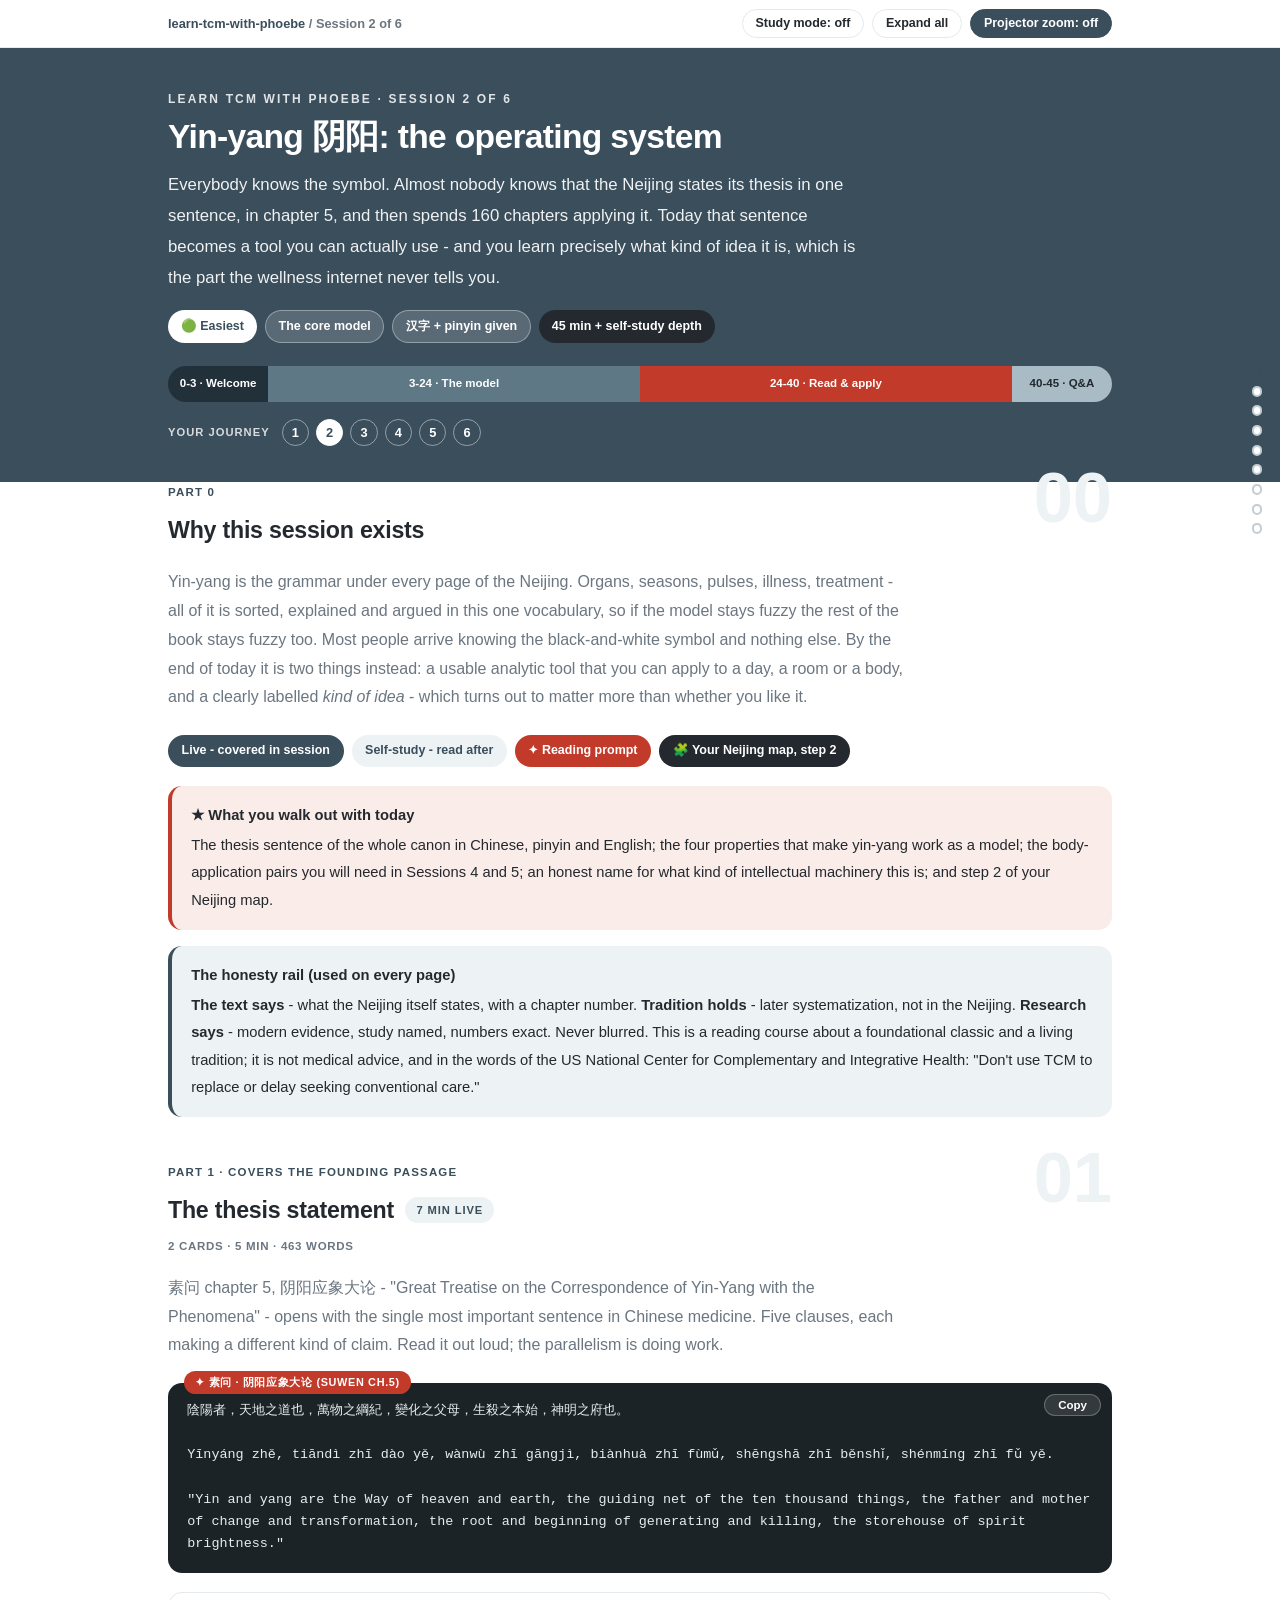
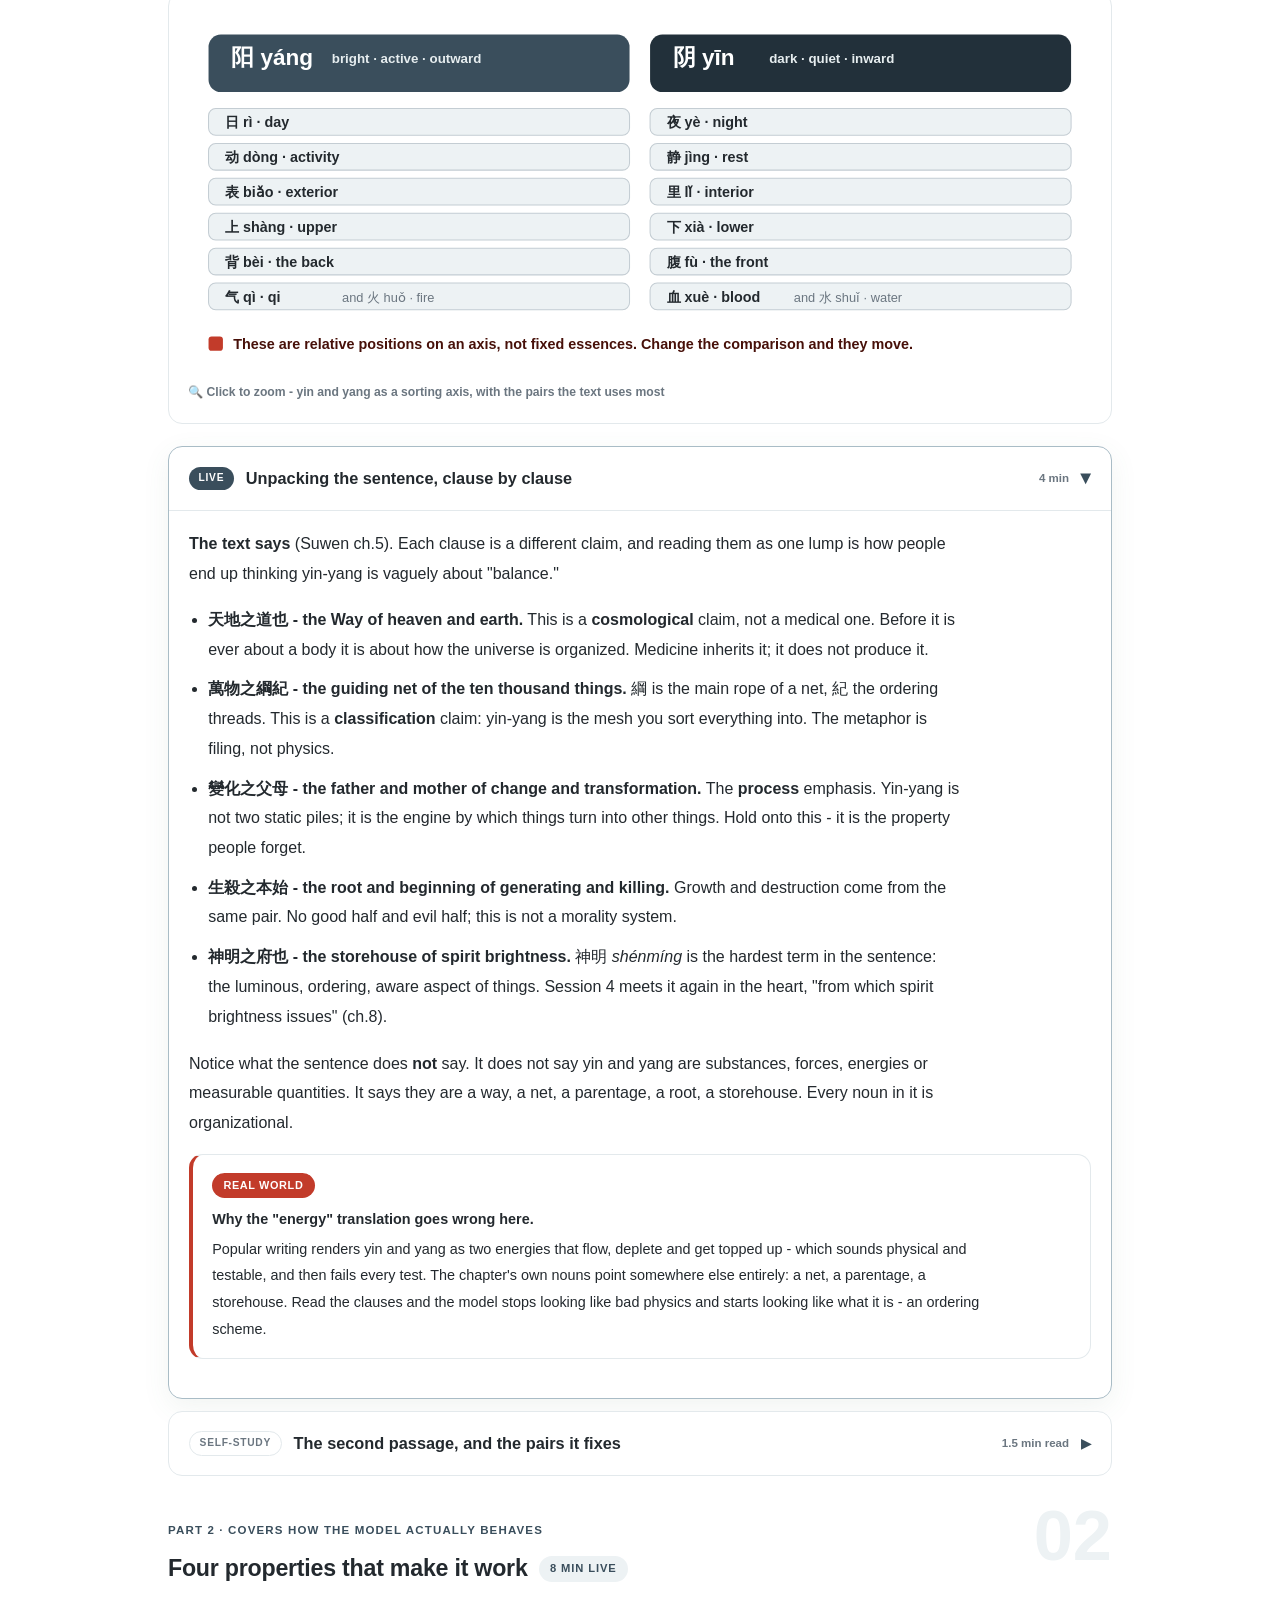
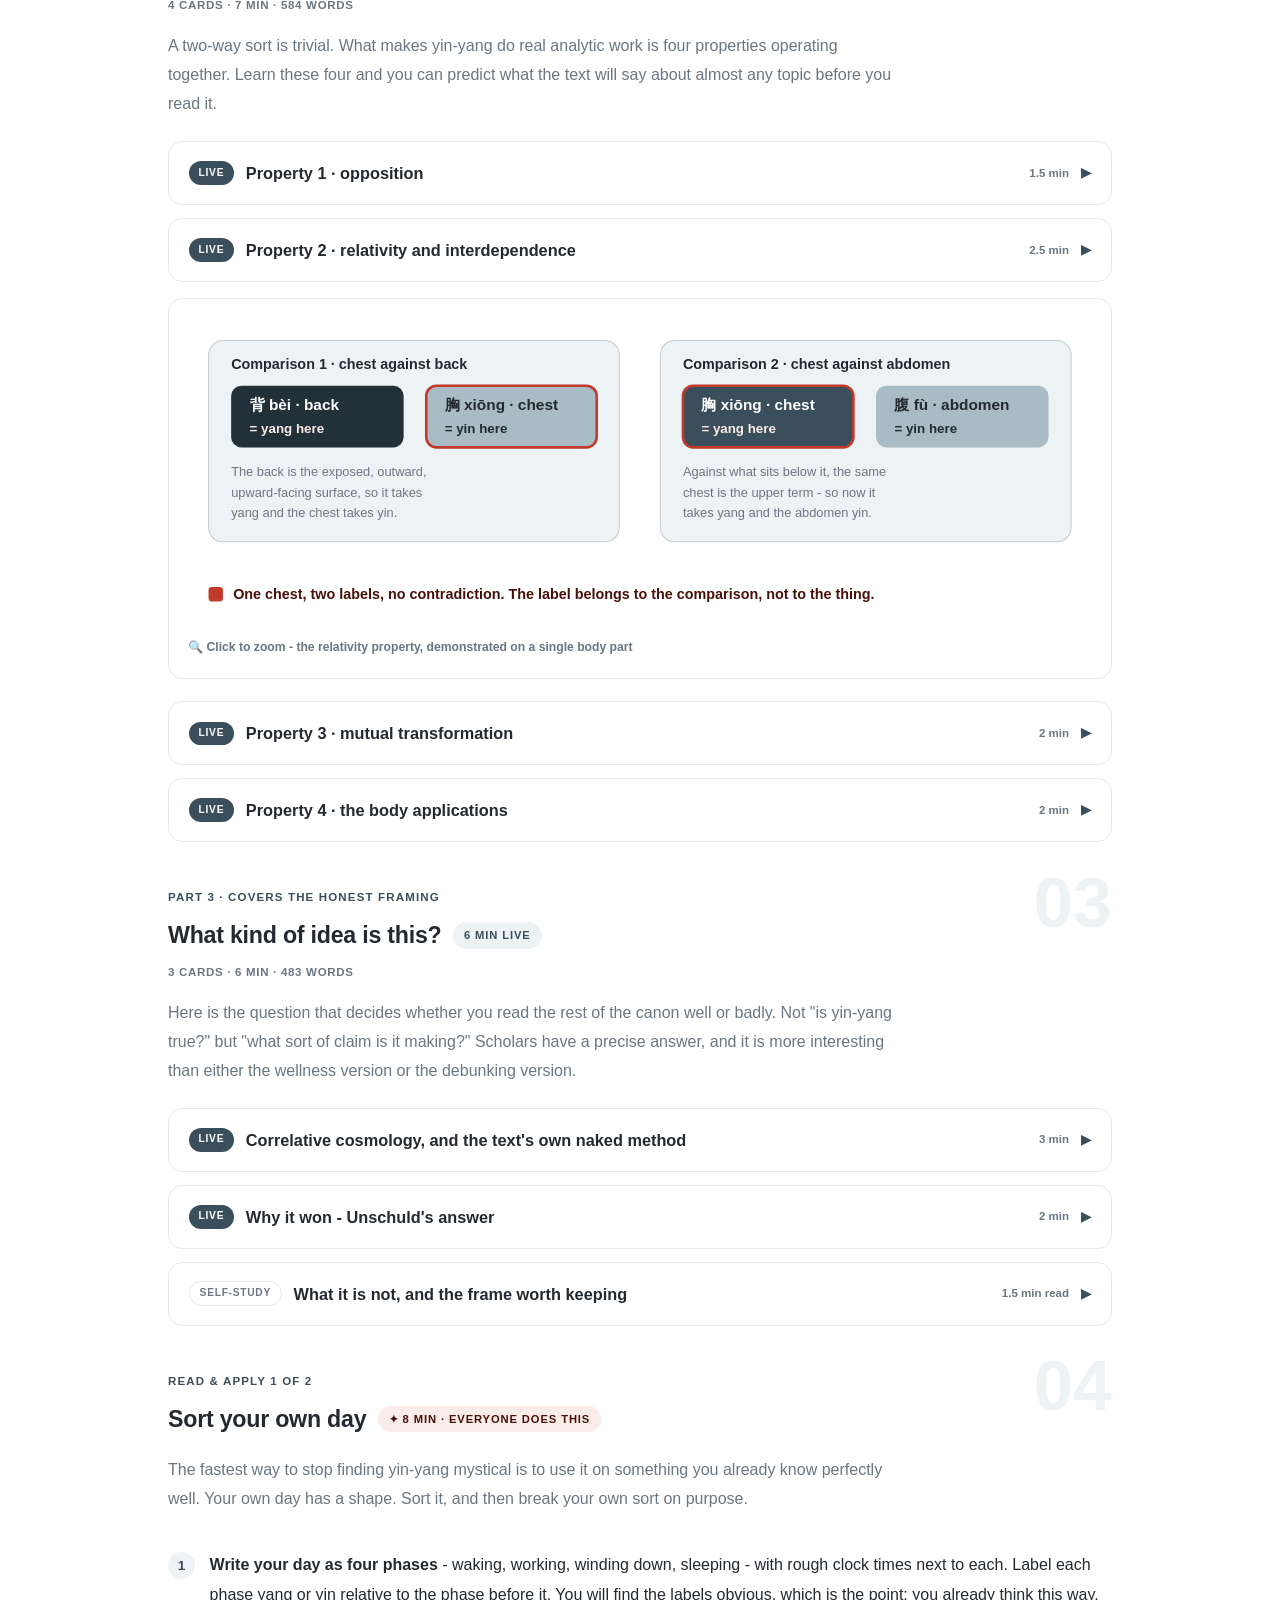
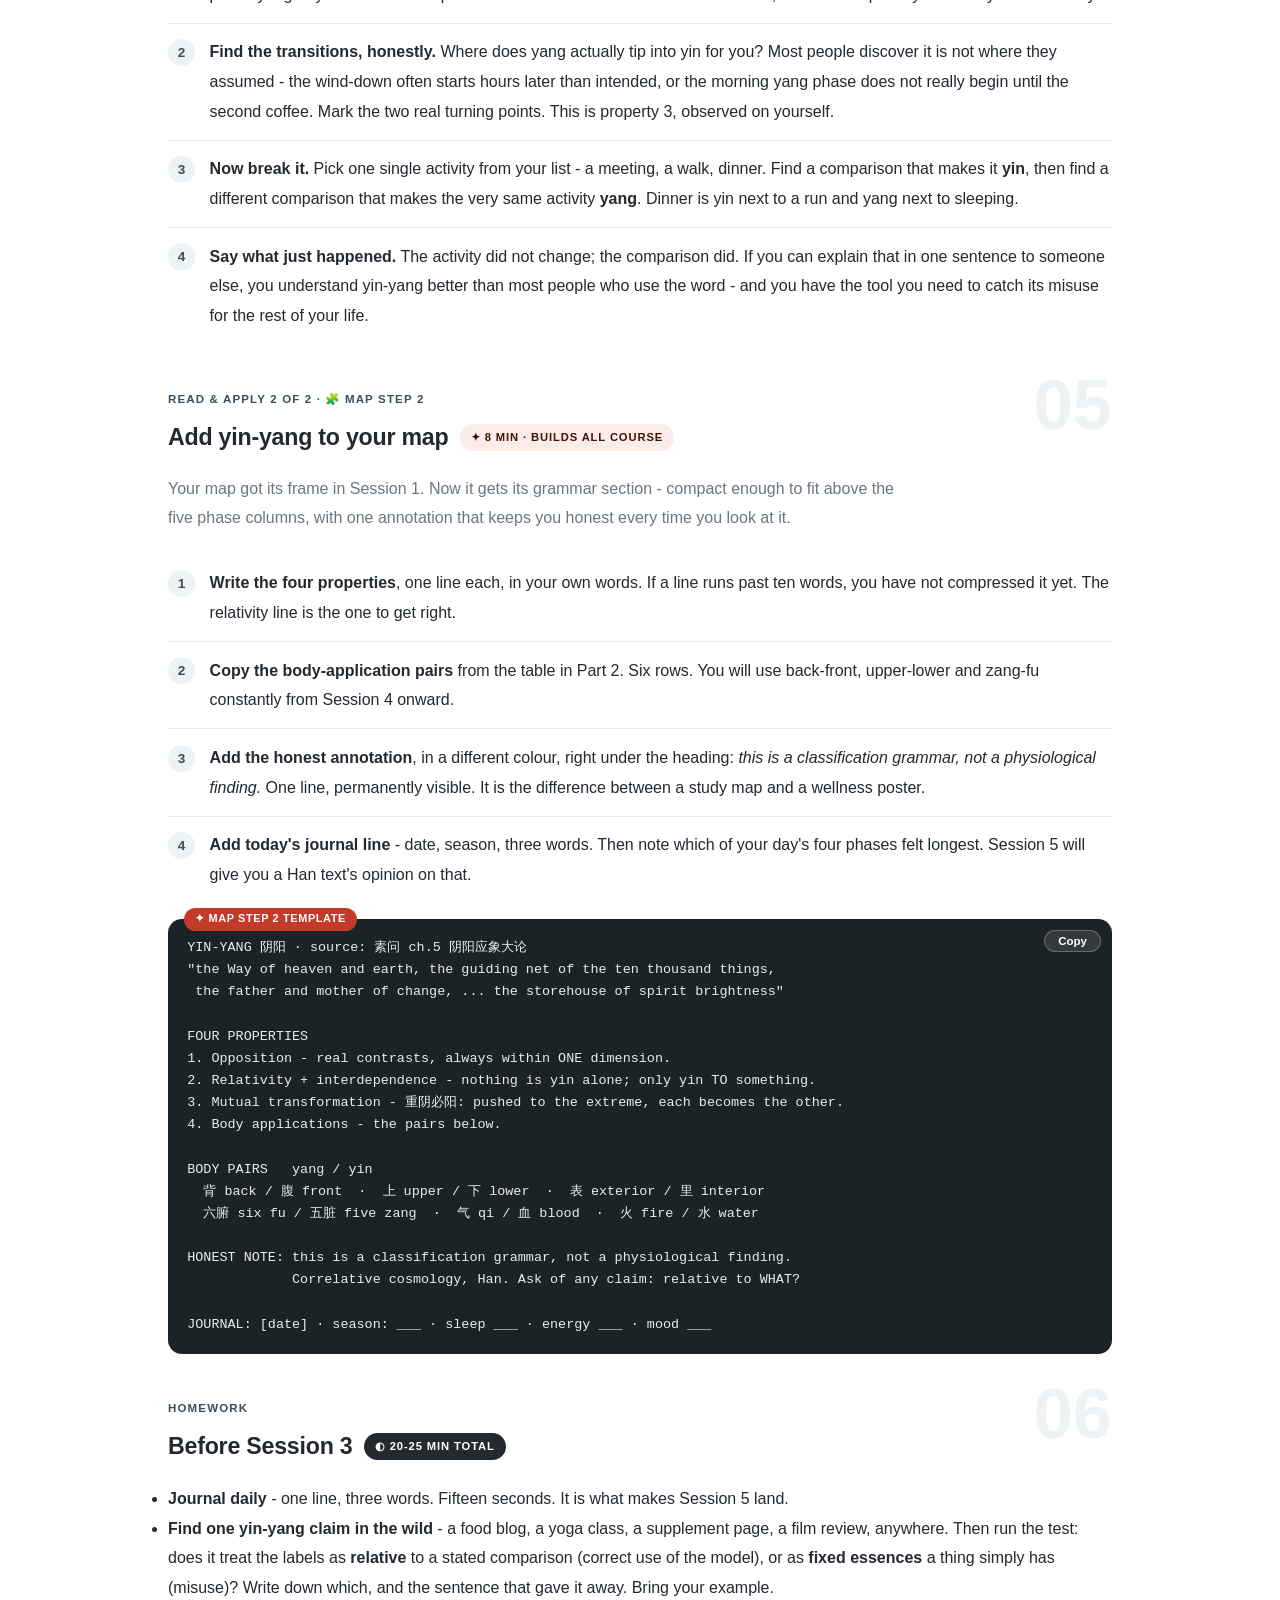
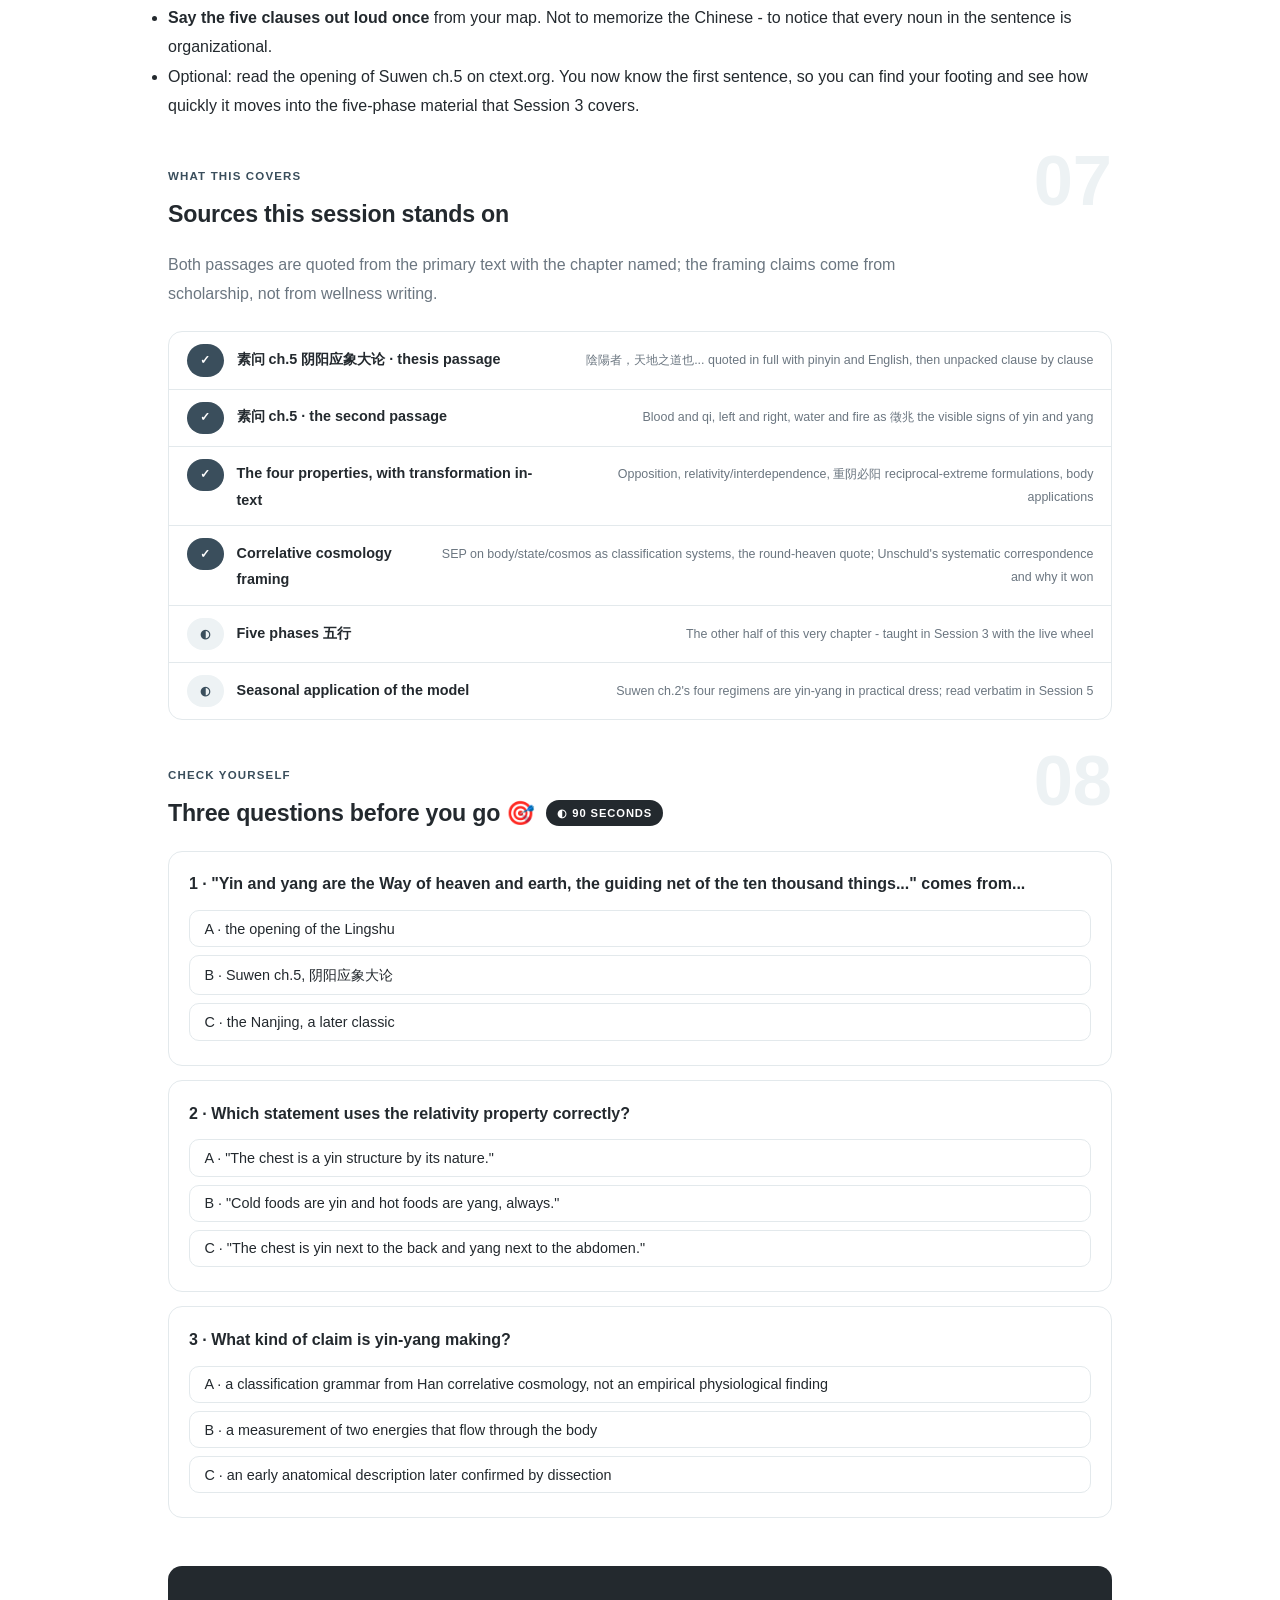
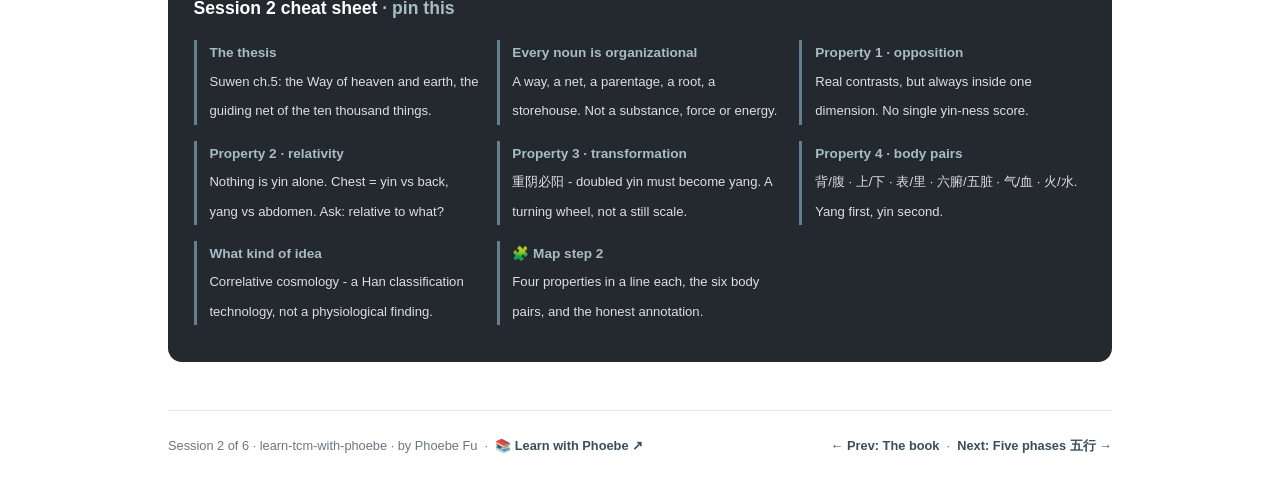
<file: courses/02-yin-yang.html>
<!DOCTYPE html>
<html lang="en">
<head>
<meta charset="UTF-8">
<meta name="viewport" content="width=device-width, initial-scale=1.0">
<!-- social:start -->
<meta name="description" content="Yin-yang is the grammar under every page of the Neijing. Organs, seasons, pulses, illness, treatment - all of it is sorted, explained and argued in this one vocabulary, so if the model...">
<meta property="og:type" content="article">
<meta property="og:site_name" content="Learn with Phoebe">
<meta property="og:title" content="Yin-yang 阴阳: the operating system - learn tcm with phoebe">
<meta property="og:description" content="Yin-yang is the grammar under every page of the Neijing. Organs, seasons, pulses, illness, treatment - all of it is sorted, explained and argued in this one vocabulary, so if the model...">
<meta property="og:url" content="https://phoebefu6.github.io/learn-tcm-with-phoebe/courses/02-yin-yang.html">
<meta property="og:image" content="https://phoebefu6.github.io/learn-tcm-with-phoebe/assets/og-cover.png">
<meta property="og:image:width" content="1200">
<meta property="og:image:height" content="630">
<meta name="twitter:card" content="summary_large_image">
<meta name="twitter:title" content="Yin-yang 阴阳: the operating system - learn tcm with phoebe">
<meta name="twitter:description" content="Yin-yang is the grammar under every page of the Neijing. Organs, seasons, pulses, illness, treatment - all of it is sorted, explained and argued in this one vocabulary, so if the model...">
<meta name="twitter:image" content="https://phoebefu6.github.io/learn-tcm-with-phoebe/assets/og-cover.png">
<!-- social:end -->
<title>Session 2 · Yin-yang 阴阳: the operating system - learn tcm with phoebe</title>
<link rel="stylesheet" href="../assets/style.css?v=10">
</head>
<body>

<div class="toolbar">
  <div class="wrap">
    <span class="crumb"><a href="../index.html">learn-tcm-with-phoebe</a> / Session 2 of 6</span>
    <button class="btn" id="toggle-all" type="button">Expand all</button>
    <button class="btn primary" id="zoom-toggle" type="button">Projector zoom: off</button>
  </div>
</div>

<header class="masthead">
  <div class="wrap">
    <div class="eyebrow">Learn TCM with Phoebe · Session 2 of 6</div>
    <h1>Yin-yang 阴阳: <span class="accent">the operating system</span></h1>
    <p class="sub">Everybody knows the symbol. Almost nobody knows that the Neijing states its thesis in one sentence, in chapter 5, and then spends 160 chapters applying it. Today that sentence becomes a tool you can actually use - and you learn precisely what kind of idea it is, which is the part the wellness internet never tells you.</p>
    <div class="chip-row">
      <span class="chip level">🟢 Easiest</span>
      <span class="chip audience">The core model</span>
      <span class="chip audience">汉字 + pinyin given</span>
      <span class="chip time">45 min + self-study depth</span>
    </div>
    <div class="agenda">
      <span class="a1" style="flex:1">0-3 · Welcome</span>
      <span class="a2" style="flex:4">3-24 · The model</span>
      <span class="a3" style="flex:4">24-40 · Read &amp; apply</span>
      <span class="a4" style="flex:1">40-45 · Q&amp;A</span>
    </div>
  </div>
</header>

<main class="wrap">

  <!-- ============ INTRO ============ -->
  <section class="section" id="intro">
    <div class="section-kicker">
      <span class="klabel">Part 0</span>
      <h2>Why this session exists</h2>
    </div>
    <p class="lede">Yin-yang is the grammar under every page of the Neijing. Organs, seasons, pulses, illness, treatment - all of it is sorted, explained and argued in this one vocabulary, so if the model stays fuzzy the rest of the book stays fuzzy too. Most people arrive knowing the black-and-white symbol and nothing else. By the end of today it is two things instead: a usable analytic tool that you can apply to a day, a room or a body, and a clearly labelled <em>kind of idea</em> - which turns out to matter more than whether you like it.</p>
    <div class="legend">
      <span class="pill solid">Live - covered in session</span>
      <span class="pill light">Self-study - read after</span>
      <span class="pill peach">✦ Reading prompt</span>
      <span class="pill inkpill">🧩 Your Neijing map, step 2</span>
    </div>
    <div class="callout win">
      <strong>★ What you walk out with today</strong>
      The thesis sentence of the whole canon in Chinese, pinyin and English; the four properties that make yin-yang work as a model; the body-application pairs you will need in Sessions 4 and 5; an honest name for what kind of intellectual machinery this is; and step 2 of your Neijing map.
    </div>
    <div class="callout tip">
      <strong>The honesty rail (used on every page)</strong>
      <strong>The text says</strong> - what the Neijing itself states, with a chapter number. <strong>Tradition holds</strong> - later systematization, not in the Neijing. <strong>Research says</strong> - modern evidence, study named, numbers exact. Never blurred. This is a reading course about a foundational classic and a living tradition; it is not medical advice, and in the words of the US National Center for Complementary and Integrative Health: "Don't use TCM to replace or delay seeking conventional care."
    </div>
  </section>

  <!-- ============ PART 1: THE THESIS STATEMENT ============ -->
  <section class="section" id="thesis">
    <div class="section-kicker">
      <span class="klabel">Part 1 · covers the founding passage</span>
      <h2>The thesis statement <span class="tag concept">7 min live</span></h2>
    </div>
    <p class="lede">素问 chapter 5, 阴阳应象大论 - "Great Treatise on the Correspondence of Yin-Yang with the Phenomena" - opens with the single most important sentence in Chinese medicine. Five clauses, each making a different kind of claim. Read it out loud; the parallelism is doing work.</p>

    <div class="prompt-box good"><span class="label">✦ 素问 · 阴阳应象大论 (Suwen ch.5)</span>陰陽者，天地之道也，萬物之綱紀，變化之父母，生殺之本始，神明之府也。

Yīnyáng zhě, tiāndì zhī dào yě, wànwù zhī gāngjì, biànhuà zhī fùmǔ, shēngshā zhī běnshǐ, shénmíng zhī fǔ yě.

"Yin and yang are the Way of heaven and earth, the guiding net of the ten thousand things, the father and mother of change and transformation, the root and beginning of generating and killing, the storehouse of spirit brightness."</div>

    <figure class="zoomable">
      <svg viewBox="0 0 880 350" xmlns="http://www.w3.org/2000/svg" role="img" aria-label="Yin and yang as a sortable axis: yang qualities on one side, yin qualities on the other">
        <style>
          .yy2aH { font: 800 22px Inter, sans-serif; fill: #FFFFFF; }
          .yy2aS { font: 600 13px Inter, sans-serif; fill: #E6EDEF; }
          .yy2aI { font: 600 14px Inter, sans-serif; fill: #23292E; }
          .yy2aX { font: 400 12.5px Inter, sans-serif; fill: #6B7680; }
          .yy2aN { font: 600 14px Inter, sans-serif; fill: #471009; }
        </style>
        <rect x="20" y="22" width="410" height="56" rx="12" fill="#3A4E5C"/>
        <text class="yy2aH" x="42" y="52">阳 yáng</text>
        <text class="yy2aS" x="140" y="50">bright · active · outward</text>
        <rect x="450" y="22" width="410" height="56" rx="12" fill="#22303A"/>
        <text class="yy2aH" x="472" y="52">阴 yīn</text>
        <text class="yy2aS" x="566" y="50">dark · quiet · inward</text>

        <rect x="20" y="94" width="410" height="26" rx="7" fill="#EDF2F4" stroke="#C4CDD3"/>
        <text class="yy2aI" x="36" y="112">日 rì · day</text>
        <rect x="450" y="94" width="410" height="26" rx="7" fill="#EDF2F4" stroke="#C4CDD3"/>
        <text class="yy2aI" x="466" y="112">夜 yè · night</text>

        <rect x="20" y="128" width="410" height="26" rx="7" fill="#EDF2F4" stroke="#C4CDD3"/>
        <text class="yy2aI" x="36" y="146">动 dòng · activity</text>
        <rect x="450" y="128" width="410" height="26" rx="7" fill="#EDF2F4" stroke="#C4CDD3"/>
        <text class="yy2aI" x="466" y="146">静 jìng · rest</text>

        <rect x="20" y="162" width="410" height="26" rx="7" fill="#EDF2F4" stroke="#C4CDD3"/>
        <text class="yy2aI" x="36" y="180">表 biǎo · exterior</text>
        <rect x="450" y="162" width="410" height="26" rx="7" fill="#EDF2F4" stroke="#C4CDD3"/>
        <text class="yy2aI" x="466" y="180">里 lǐ · interior</text>

        <rect x="20" y="196" width="410" height="26" rx="7" fill="#EDF2F4" stroke="#C4CDD3"/>
        <text class="yy2aI" x="36" y="214">上 shàng · upper</text>
        <rect x="450" y="196" width="410" height="26" rx="7" fill="#EDF2F4" stroke="#C4CDD3"/>
        <text class="yy2aI" x="466" y="214">下 xià · lower</text>

        <rect x="20" y="230" width="410" height="26" rx="7" fill="#EDF2F4" stroke="#C4CDD3"/>
        <text class="yy2aI" x="36" y="248">背 bèi · the back</text>
        <rect x="450" y="230" width="410" height="26" rx="7" fill="#EDF2F4" stroke="#C4CDD3"/>
        <text class="yy2aI" x="466" y="248">腹 fù · the front</text>

        <rect x="20" y="264" width="410" height="26" rx="7" fill="#EDF2F4" stroke="#C4CDD3"/>
        <text class="yy2aI" x="36" y="282">气 qì · qi</text>
        <text class="yy2aX" x="150" y="282">and 火 huǒ · fire</text>
        <rect x="450" y="264" width="410" height="26" rx="7" fill="#EDF2F4" stroke="#C4CDD3"/>
        <text class="yy2aI" x="466" y="282">血 xuè · blood</text>
        <text class="yy2aX" x="590" y="282">and 水 shuǐ · water</text>

        <rect x="20" y="316" width="14" height="14" rx="3" fill="#C23B2A"/>
        <text class="yy2aN" x="44" y="328">These are relative positions on an axis, not fixed essences. Change the comparison and they move.</text>
      </svg>
      <figcaption>🔍 Click to zoom - yin and yang as a sorting axis, with the pairs the text uses most</figcaption>
    </figure>

    <details class="card" open>
      <summary><span class="mode live">Live</span>Unpacking the sentence, clause by clause<span class="mini">4 min</span><span class="caret">▶</span></summary>
      <div class="body">
        <p><strong>The text says</strong> (Suwen ch.5). Each clause is a different claim, and reading them as one lump is how people end up thinking yin-yang is vaguely about "balance."</p>
        <ul>
          <li><strong>天地之道也 - the Way of heaven and earth.</strong> This is a <strong>cosmological</strong> claim, not a medical one. Before it is ever about a body it is about how the universe is organized. Medicine inherits it; it does not produce it.</li>
          <li><strong>萬物之綱紀 - the guiding net of the ten thousand things.</strong> 綱 is the main rope of a net, 紀 the ordering threads. This is a <strong>classification</strong> claim: yin-yang is the mesh you sort everything into. The metaphor is filing, not physics.</li>
          <li><strong>變化之父母 - the father and mother of change and transformation.</strong> The <strong>process</strong> emphasis. Yin-yang is not two static piles; it is the engine by which things turn into other things. Hold onto this - it is the property people forget.</li>
          <li><strong>生殺之本始 - the root and beginning of generating and killing.</strong> Growth and destruction come from the same pair. No good half and evil half; this is not a morality system.</li>
          <li><strong>神明之府也 - the storehouse of spirit brightness.</strong> 神明 <em>shénmíng</em> is the hardest term in the sentence: the luminous, ordering, aware aspect of things. Session 4 meets it again in the heart, "from which spirit brightness issues" (ch.8).</li>
        </ul>
        <p>Notice what the sentence does <strong>not</strong> say. It does not say yin and yang are substances, forces, energies or measurable quantities. It says they are a way, a net, a parentage, a root, a storehouse. Every noun in it is organizational.</p>
        <div class="callout example">
          <span class="ex-pill">Real world</span>
          <p><strong>Why the "energy" translation goes wrong here.</strong> Popular writing renders yin and yang as two energies that flow, deplete and get topped up - which sounds physical and testable, and then fails every test. The chapter's own nouns point somewhere else entirely: a net, a parentage, a storehouse. Read the clauses and the model stops looking like bad physics and starts looking like what it is - an ordering scheme.</p>
        </div>
      </div>
    </details>

    <details class="card">
      <summary><span class="mode self">Self-study</span>The second passage, and the pairs it fixes<span class="mini">1.5 min read</span><span class="caret">▶</span></summary>
      <div class="body">
        <p>A few lines later the same chapter names three concrete applications, which is where the abstract sentence becomes usable.</p>
        <div class="prompt-box good"><span class="label">✦ 素问 ch.5, continued</span>陰陽者，血氣之男女也；左右者，陰陽之道路也；水火者，陰陽之徵兆也。

Yīnyáng zhě, xuè qì zhī nán nǚ yě; zuǒyòu zhě, yīnyáng zhī dàolù yě; shuǐ huǒ zhě, yīnyáng zhī zhēngzhào yě.

"Yin and yang are the male and female of blood and qi; left and right are the pathways of yin and yang; water and fire are the visible signs of yin and yang."</div>
        <p>Three moves in one breath: a <strong>body</strong> pair (blood and qi), a <strong>spatial</strong> pair (left and right), and a <strong>perceptible</strong> pair (water and fire) offered as the 徵兆 <em>zhēngzhào</em>, the visible signs. That last one is the teaching device - if you cannot picture yin and yang, picture water and fire and you have the whole contrast.</p>
      </div>
    </details>
  </section>

  <!-- ============ PART 2: FOUR PROPERTIES ============ -->
  <section class="section" id="properties">
    <div class="section-kicker">
      <span class="klabel">Part 2 · covers how the model actually behaves</span>
      <h2>Four properties that make it work <span class="tag concept">8 min live</span></h2>
    </div>
    <p class="lede">A two-way sort is trivial. What makes yin-yang do real analytic work is four properties operating together. Learn these four and you can predict what the text will say about almost any topic before you read it.</p>

    <details class="card">
      <summary><span class="mode live">Live</span>Property 1 · opposition<span class="mini">1.5 min</span><span class="caret">▶</span></summary>
      <div class="body">
        <p>The obvious one. Every pair the text uses is a genuine contrast: day and night, activity and rest, exterior and interior, upper and lower, fire and water, qi and blood. Nothing gets filed under both at once <em>in the same comparison</em>.</p>
        <p>The useful discipline here is that opposition is always <strong>within one dimension</strong>. Day-night is a light comparison. Upper-lower is a position comparison. The model does not merge them into a single quantity of yin-ness, and neither should you.</p>
      </div>
    </details>

    <details class="card">
      <summary><span class="mode live">Live</span>Property 2 · relativity and interdependence<span class="mini">2.5 min</span><span class="caret">▶</span></summary>
      <div class="body">
        <p>This is the property that separates people who understand the model from people who repeat it. <strong>Nothing is yin or yang absolutely.</strong> A thing is yin or yang only <em>relative to something else</em>, and if you change the comparison, the label changes with it.</p>
        <p>The classic worked example: the <strong>chest</strong>. Compared with the back, the chest is <strong>yin</strong> - the back is more exposed, more upward and outward. Compared with the abdomen, the same chest is <strong>yang</strong> - it is higher, and it holds the heart and lung. One organ, two labels, no contradiction, because a label is a position in a comparison rather than a property of the thing.</p>
        <p>Interdependence is the same point from the other side: neither term means anything alone. There is no "yin" without a yang to be yin against, the way there is no "left" without a right. The text encodes this in the symbol everyone knows - each half carries a dot of the other.</p>
        <div class="callout tip">
          <strong>The single fastest test for bad yin-yang talk</strong>
          Ask: <em>relative to what?</em> If the claim survives the question, someone is using the model. If the claim treats yin and yang as fixed essences a thing simply <em>has</em> - "coffee is yang," full stop - the model has been abandoned and only the vocabulary is left.
        </div>
      </div>
    </details>

    <figure class="zoomable">
      <svg viewBox="0 0 880 300" xmlns="http://www.w3.org/2000/svg" role="img" aria-label="The same chest is yin compared with the back and yang compared with the abdomen">
        <style>
          .yy2bT { font: 700 14px Inter, sans-serif; fill: #23292E; }
          .yy2bB { font: 700 15px Inter, sans-serif; fill: #FFFFFF; }
          .yy2bL { font: 700 13px Inter, sans-serif; fill: #FAECE8; }
          .yy2bD { font: 700 13px Inter, sans-serif; fill: #23292E; }
          .yy2bK { font: 700 15px Inter, sans-serif; fill: #23292E; }
          .yy2bX { font: 400 12.5px Inter, sans-serif; fill: #6B7680; }
          .yy2bN { font: 600 14px Inter, sans-serif; fill: #471009; }
        </style>
        <rect x="20" y="22" width="400" height="196" rx="14" fill="#EDF2F4" stroke="#C4CDD3"/>
        <text class="yy2bT" x="42" y="50">Comparison 1 · chest against back</text>
        <rect x="42" y="66" width="168" height="60" rx="10" fill="#22303A"/>
        <text class="yy2bB" x="60" y="90">背 bèi · back</text>
        <text class="yy2bL" x="60" y="112">= yang here</text>
        <rect x="232" y="66" width="166" height="60" rx="10" fill="#A9BCC6" stroke="#C23B2A" stroke-width="2.5"/>
        <text class="yy2bK" x="250" y="90">胸 xiōng · chest</text>
        <text class="yy2bD" x="250" y="112">= yin here</text>
        <text class="yy2bX" x="42" y="154">The back is the exposed, outward,</text>
        <text class="yy2bX" x="42" y="174">upward-facing surface, so it takes</text>
        <text class="yy2bX" x="42" y="194">yang and the chest takes yin.</text>

        <rect x="460" y="22" width="400" height="196" rx="14" fill="#EDF2F4" stroke="#C4CDD3"/>
        <text class="yy2bT" x="482" y="50">Comparison 2 · chest against abdomen</text>
        <rect x="482" y="66" width="166" height="60" rx="10" fill="#3A4E5C" stroke="#C23B2A" stroke-width="2.5"/>
        <text class="yy2bB" x="500" y="90">胸 xiōng · chest</text>
        <text class="yy2bL" x="500" y="112">= yang here</text>
        <rect x="670" y="66" width="168" height="60" rx="10" fill="#A9BCC6"/>
        <text class="yy2bK" x="688" y="90">腹 fù · abdomen</text>
        <text class="yy2bD" x="688" y="112">= yin here</text>
        <text class="yy2bX" x="482" y="154">Against what sits below it, the same</text>
        <text class="yy2bX" x="482" y="174">chest is the upper term - so now it</text>
        <text class="yy2bX" x="482" y="194">takes yang and the abdomen yin.</text>

        <rect x="20" y="262" width="14" height="14" rx="3" fill="#C23B2A"/>
        <text class="yy2bN" x="44" y="274">One chest, two labels, no contradiction. The label belongs to the comparison, not to the thing.</text>
      </svg>
      <figcaption>🔍 Click to zoom - the relativity property, demonstrated on a single body part</figcaption>
    </figure>

    <details class="card">
      <summary><span class="mode live">Live</span>Property 3 · mutual transformation<span class="mini">2 min</span><span class="caret">▶</span></summary>
      <div class="body">
        <p><strong>The text says</strong> it plainly. Suwen ch.5 carries reciprocal-extreme formulations of the type <strong>重阴必阳，重阳必阴</strong> <em>zhòng yīn bì yáng, zhòng yáng bì yīn</em> - "doubled yin must become yang; doubled yang must become yin." Pushed to its extreme, each term turns into its opposite.</p>
        <p>This is the 變化之父母 clause cashed out. Midnight is the deepest yin and is also the moment the day begins turning back toward yang. The model is fundamentally about <strong>cycling</strong>, which is why it fits seasons, days and illness courses so naturally, and why "balance" is a poor one-word summary. Balance suggests a still scale. The text describes a turning wheel.</p>
        <div class="callout example">
          <span class="ex-pill">Real world</span>
          <p><strong>The four-seasons chapter is a yin-yang argument in practical dress.</strong> Suwen ch.2 never stops to explain the theory - it just tells you to rise early in spring and summer, go to bed with the chickens in autumn, and in winter alone sleep in and wait for daylight. That sleep gradient <em>is</em> transformation applied: your day is supposed to track the year's swing between the two terms. Session 5 reads all four regimens verbatim.</p>
        </div>
      </div>
    </details>

    <details class="card">
      <summary><span class="mode live">Live</span>Property 4 · the body applications<span class="mini">2 min</span><span class="caret">▶</span></summary>
      <div class="body">
        <p>These are the pairs you will actually need for Sessions 4 and 5. Copy them into your map; almost every anatomical statement in the Suwen assumes them.</p>
        <table class="clean">
          <thead><tr><th>Dimension</th><th>阳 yang side</th><th>阴 yin side</th></tr></thead>
          <tbody>
            <tr><td>Body surface, back to front</td><td>背 the back</td><td>腹 the front</td></tr>
            <tr><td>Position, high to low</td><td>上 upper body</td><td>下 lower body</td></tr>
            <tr><td>Depth</td><td>表 <em>biǎo</em>, exterior</td><td>里 <em>lǐ</em>, interior</td></tr>
            <tr><td>Organs</td><td>六腑 the six fu</td><td>五脏 the five zang</td></tr>
            <tr><td>What circulates</td><td>气 qi</td><td>血 blood</td></tr>
            <tr><td>The visible signs</td><td>火 fire</td><td>水 water</td></tr>
          </tbody>
        </table>
        <p>The organ row is the one to hold: <strong>six fu are yang, five zang are yin</strong>. Session 4 shows you the chapter that justifies it, and the justification is not anatomical - it is about storing versus transmitting.</p>
      </div>
    </details>
  </section>

  <!-- ============ PART 3: WHAT KIND OF IDEA ============ -->
  <section class="section" id="what-kind">
    <div class="section-kicker">
      <span class="klabel">Part 3 · covers the honest framing</span>
      <h2>What kind of idea is this? <span class="tag concept">6 min live</span></h2>
    </div>
    <p class="lede">Here is the question that decides whether you read the rest of the canon well or badly. Not "is yin-yang true?" but "what sort of claim is it making?" Scholars have a precise answer, and it is more interesting than either the wellness version or the debunking version.</p>

    <details class="card">
      <summary><span class="mode live">Live</span>Correlative cosmology, and the text's own naked method<span class="mini">3 min</span><span class="caret">▶</span></summary>
      <div class="body">
        <p>The technical name is <strong>correlative cosmology</strong>: a Han-period classification technology in which the cosmos, the state and the body are analogized to one another and sorted into the same systems. The Stanford Encyclopedia of Philosophy describes the text as analogizing "the body, the state, and the cosmos" in exactly these systems, with yin-yang and 五行 <em>wǔxíng</em> working as <strong>classification systems</strong>.</p>
        <p>The best part is that the text does not hide the method. SEP quotes its own reasoning style directly: <strong>"Heaven is round, earth is square; people's heads are round, their feet are square and thereby correspond to them."</strong></p>
        <p>Read that twice. It is not sloppy thinking pretending to be evidence - it is a <strong>stated principle</strong>, offered openly: things that share a form share a category, and a category is explanatory. A Han reader would find nothing odd in it. A modern reader who mistakes it for an empirical argument will be baffled, and will then either dismiss the whole book or credulously accept it. Neither is necessary once you can see the method being declared.</p>
      </div>
    </details>

    <details class="card">
      <summary><span class="mode live">Live</span>Why it won - Unschuld's answer<span class="mini">2 min</span><span class="caret">▶</span></summary>
      <div class="body">
        <p>Paul Unschuld's name for the medicine built on this grammar is <strong>"medicine of systematic correspondence."</strong> His account of why it succeeded is worth more than any argument about whether it is right.</p>
        <ul>
          <li>It <strong>resonated with the life worlds of the elite</strong> in pre-Han and Han China. A scheme that explained the state, the calendar and the body with one vocabulary was exactly what an educated official already believed about everything else.</li>
          <li>It could <strong>absorb demonological disease models into naturalism</strong>. The older picture had malevolent spirits causing illness, expelled by ritual. Systematic correspondence swapped in evil <em>climatic qi</em> - wind, cold, damp - while keeping the expel-the-bad-thing logic intact. Practitioners did not have to abandon the shape of their practice, only its cast of characters.</li>
        </ul>
        <p>That second point is the sophisticated one. Winning intellectual systems are rarely the ones that demand the most change; they are the ones that let people keep their existing moves while giving them a better story.</p>
      </div>
    </details>

    <details class="card">
      <summary><span class="mode self">Self-study</span>What it is not, and the frame worth keeping<span class="mini">1.5 min read</span><span class="caret">▶</span></summary>
      <div class="body">
        <p>Stated flatly, so it does not have to be restated later. Yin-yang is <strong>not an empirical physiological finding</strong>. It was not derived from dissection, from measurement, or from anything resembling a trial. It is a <strong>pre-existing cosmological grammar applied to the body</strong> - the medicine adopted the philosophy, not the other way round.</p>
        <p>None of that makes it worthless, and this is where the course refuses both easy positions. The frame to keep: yin-yang is <strong>a language for relationships and change</strong>, and a Han intellectual would have found it as natural and as obviously useful as we find "systems," "feedback loops" or "trade-offs." Those are also not empirical findings. They are ways of organizing thought, and we would be much worse off without them.</p>
        <p>So: learn it as a grammar, use it as a grammar, and never let anyone hand it to you as a lab result.</p>
      </div>
    </details>
  </section>

  <!-- ============ READ & APPLY 1 ============ -->
  <section class="section" id="apply-1">
    <div class="section-kicker">
      <span class="klabel">Read &amp; apply 1 of 2</span>
      <h2>Sort your own day <span class="tag demo">✦ 8 min · everyone does this</span></h2>
    </div>
    <p class="lede">The fastest way to stop finding yin-yang mystical is to use it on something you already know perfectly well. Your own day has a shape. Sort it, and then break your own sort on purpose.</p>

    <div class="steps">
      <div class="step"><p><strong>Write your day as four phases</strong> - waking, working, winding down, sleeping - with rough clock times next to each. Label each phase yang or yin relative to the phase before it. You will find the labels obvious, which is the point: you already think this way.</p></div>
      <div class="step"><p><strong>Find the transitions, honestly.</strong> Where does yang actually tip into yin for you? Most people discover it is not where they assumed - the wind-down often starts hours later than intended, or the morning yang phase does not really begin until the second coffee. Mark the two real turning points. This is property 3, observed on yourself.</p></div>
      <div class="step"><p><strong>Now break it.</strong> Pick one single activity from your list - a meeting, a walk, dinner. Find a comparison that makes it <strong>yin</strong>, then find a different comparison that makes the very same activity <strong>yang</strong>. Dinner is yin next to a run and yang next to sleeping.</p></div>
      <div class="step"><p><strong>Say what just happened.</strong> The activity did not change; the comparison did. If you can explain that in one sentence to someone else, you understand yin-yang better than most people who use the word - and you have the tool you need to catch its misuse for the rest of your life.</p></div>
    </div>
  </section>

  <!-- ============ READ & APPLY 2 ============ -->
  <section class="section" id="apply-2">
    <div class="section-kicker">
      <span class="klabel">Read &amp; apply 2 of 2 · 🧩 map step 2</span>
      <h2>Add yin-yang to your map <span class="tag demo">✦ 8 min · builds all course</span></h2>
    </div>
    <p class="lede">Your map got its frame in Session 1. Now it gets its grammar section - compact enough to fit above the five phase columns, with one annotation that keeps you honest every time you look at it.</p>

    <div class="steps">
      <div class="step"><p><strong>Write the four properties</strong>, one line each, in your own words. If a line runs past ten words, you have not compressed it yet. The relativity line is the one to get right.</p></div>
      <div class="step"><p><strong>Copy the body-application pairs</strong> from the table in Part 2. Six rows. You will use back-front, upper-lower and zang-fu constantly from Session 4 onward.</p></div>
      <div class="step"><p><strong>Add the honest annotation</strong>, in a different colour, right under the heading: <em>this is a classification grammar, not a physiological finding.</em> One line, permanently visible. It is the difference between a study map and a wellness poster.</p></div>
      <div class="step"><p><strong>Add today's journal line</strong> - date, season, three words. Then note which of your day's four phases felt longest. Session 5 will give you a Han text's opinion on that.</p></div>
    </div>

    <div class="prompt-box good"><span class="label">✦ Map step 2 template</span>YIN-YANG 阴阳 · source: 素问 ch.5 阴阳应象大论
"the Way of heaven and earth, the guiding net of the ten thousand things,
 the father and mother of change, ... the storehouse of spirit brightness"

FOUR PROPERTIES
1. Opposition - real contrasts, always within ONE dimension.
2. Relativity + interdependence - nothing is yin alone; only yin TO something.
3. Mutual transformation - 重阴必阳: pushed to the extreme, each becomes the other.
4. Body applications - the pairs below.

BODY PAIRS   yang / yin
  背 back / 腹 front  ·  上 upper / 下 lower  ·  表 exterior / 里 interior
  六腑 six fu / 五脏 five zang  ·  气 qi / 血 blood  ·  火 fire / 水 water

HONEST NOTE: this is a classification grammar, not a physiological finding.
             Correlative cosmology, Han. Ask of any claim: relative to WHAT?

JOURNAL: [date] · season: ___ · sleep ___ · energy ___ · mood ___</div>
  </section>

  <!-- ============ HOMEWORK ============ -->
  <section class="section" id="exercise">
    <div class="section-kicker">
      <span class="klabel">Homework</span>
      <h2>Before Session 3 <span class="tag exercise">◐ 20-25 min total</span></h2>
    </div>
    <ul>
      <li><strong>Journal daily</strong> - one line, three words. Fifteen seconds. It is what makes Session 5 land.</li>
      <li><strong>Find one yin-yang claim in the wild</strong> - a food blog, a yoga class, a supplement page, a film review, anywhere. Then run the test: does it treat the labels as <strong>relative</strong> to a stated comparison (correct use of the model), or as <strong>fixed essences</strong> a thing simply has (misuse)? Write down which, and the sentence that gave it away. Bring your example.</li>
      <li><strong>Say the five clauses out loud once</strong> from your map. Not to memorize the Chinese - to notice that every noun in the sentence is organizational.</li>
      <li>Optional: read the opening of Suwen ch.5 on ctext.org. You now know the first sentence, so you can find your footing and see how quickly it moves into the five-phase material that Session 3 covers.</li>
    </ul>
  </section>

  <!-- ============ SOURCES / COVERAGE ============ -->
  <section class="section" id="official">
    <div class="section-kicker">
      <span class="klabel">What this covers</span>
      <h2>Sources this session stands on</h2>
    </div>
    <p class="lede">Both passages are quoted from the primary text with the chapter named; the framing claims come from scholarship, not from wellness writing.</p>
    <div class="covered">
      <div class="covered-row"><span class="status pill solid">✓</span><span class="name">素问 ch.5 阴阳应象大论 · thesis passage</span><span class="note">陰陽者，天地之道也... quoted in full with pinyin and English, then unpacked clause by clause</span></div>
      <div class="covered-row"><span class="status pill solid">✓</span><span class="name">素问 ch.5 · the second passage</span><span class="note">Blood and qi, left and right, water and fire as 徵兆 the visible signs of yin and yang</span></div>
      <div class="covered-row"><span class="status pill solid">✓</span><span class="name">The four properties, with transformation in-text</span><span class="note">Opposition, relativity/interdependence, 重阴必阳 reciprocal-extreme formulations, body applications</span></div>
      <div class="covered-row"><span class="status pill solid">✓</span><span class="name">Correlative cosmology framing</span><span class="note">SEP on body/state/cosmos as classification systems, the round-heaven quote; Unschuld's systematic correspondence and why it won</span></div>
      <div class="covered-row"><span class="status pill light">◐</span><span class="name">Five phases 五行</span><span class="note">The other half of this very chapter - taught in Session 3 with the live wheel</span></div>
      <div class="covered-row"><span class="status pill light">◐</span><span class="name">Seasonal application of the model</span><span class="note">Suwen ch.2's four regimens are yin-yang in practical dress; read verbatim in Session 5</span></div>
    </div>
  </section>

  <!-- ============ QUIZ ============ -->
  <section class="section" id="quiz">
    <div class="section-kicker">
      <span class="klabel">Check yourself</span>
      <h2>Three questions before you go 🎯 <span class="tag exercise">◐ 90 seconds</span></h2>
    </div>
    <div class="quiz-q" data-answer="1">
      <p class="qtext">1 · "Yin and yang are the Way of heaven and earth, the guiding net of the ten thousand things..." comes from...</p>
      <button class="qopt" type="button">A · the opening of the Lingshu</button>
      <button class="qopt" type="button">B · Suwen ch.5, 阴阳应象大论</button>
      <button class="qopt" type="button">C · the Nanjing, a later classic</button>
      <p class="qwhy">Suwen ch.5, the great correspondence chapter - the same chapter that carries the five-phase scheme in Session 3. Five clauses: a Way, a net, a parentage, a root, a storehouse.</p>
    </div>
    <div class="quiz-q" data-answer="2">
      <p class="qtext">2 · Which statement uses the relativity property correctly?</p>
      <button class="qopt" type="button">A · "The chest is a yin structure by its nature."</button>
      <button class="qopt" type="button">B · "Cold foods are yin and hot foods are yang, always."</button>
      <button class="qopt" type="button">C · "The chest is yin next to the back and yang next to the abdomen."</button>
      <p class="qwhy">Nothing is yin or yang absolutely - only relative to a stated comparison. Change the comparison and the label moves. Fixed-essence talk means the model has been dropped and only the vocabulary is left.</p>
    </div>
    <div class="quiz-q" data-answer="0">
      <p class="qtext">3 · What kind of claim is yin-yang making?</p>
      <button class="qopt" type="button">A · a classification grammar from Han correlative cosmology, not an empirical physiological finding</button>
      <button class="qopt" type="button">B · a measurement of two energies that flow through the body</button>
      <button class="qopt" type="button">C · an early anatomical description later confirmed by dissection</button>
      <p class="qwhy">A pre-existing cosmological grammar applied to the body - the classification technology SEP describes and Unschuld calls "medicine of systematic correspondence." Not derived from dissection, measurement or trials.</p>
    </div>
    <p class="quiz-score"></p>
  </section>

  <!-- ============ CHEAT SHEET ============ -->
  <section class="cheat" id="cheatsheet">
    <h3>Session 2 cheat sheet <span>· pin this</span></h3>
    <div class="grid-2">
      <div class="cheat-item"><b>The thesis</b><span>Suwen ch.5: the Way of heaven and earth, the guiding net of the ten thousand things.</span></div>
      <div class="cheat-item"><b>Every noun is organizational</b><span>A way, a net, a parentage, a root, a storehouse. Not a substance, force or energy.</span></div>
      <div class="cheat-item"><b>Property 1 · opposition</b><span>Real contrasts, but always inside one dimension. No single yin-ness score.</span></div>
      <div class="cheat-item"><b>Property 2 · relativity</b><span>Nothing is yin alone. Chest = yin vs back, yang vs abdomen. Ask: relative to what?</span></div>
      <div class="cheat-item"><b>Property 3 · transformation</b><span>重阴必阳 - doubled yin must become yang. A turning wheel, not a still scale.</span></div>
      <div class="cheat-item"><b>Property 4 · body pairs</b><span>背/腹 · 上/下 · 表/里 · 六腑/五脏 · 气/血 · 火/水. Yang first, yin second.</span></div>
      <div class="cheat-item"><b>What kind of idea</b><span>Correlative cosmology - a Han classification technology, not a physiological finding.</span></div>
      <div class="cheat-item"><b>🧩 Map step 2</b><span>Four properties in a line each, the six body pairs, and the honest annotation.</span></div>
    </div>
  </section>

  <footer class="pagefoot">
    <span>Session 2 of 6 · learn-tcm-with-phoebe · by Phoebe Fu &nbsp;·&nbsp; 📚 <a href="https://phoebefu6.github.io/learn-with-phoebe/">Learn with Phoebe ↗</a></span>
    <span><a href="01-the-book.html">← Prev: The book</a> &nbsp;·&nbsp; <a href="03-five-phases.html">Next: Five phases 五行 →</a></span>
  </footer>

</main>

<script src="../assets/app.js?v=7"></script>
</body>
</html>
</file>
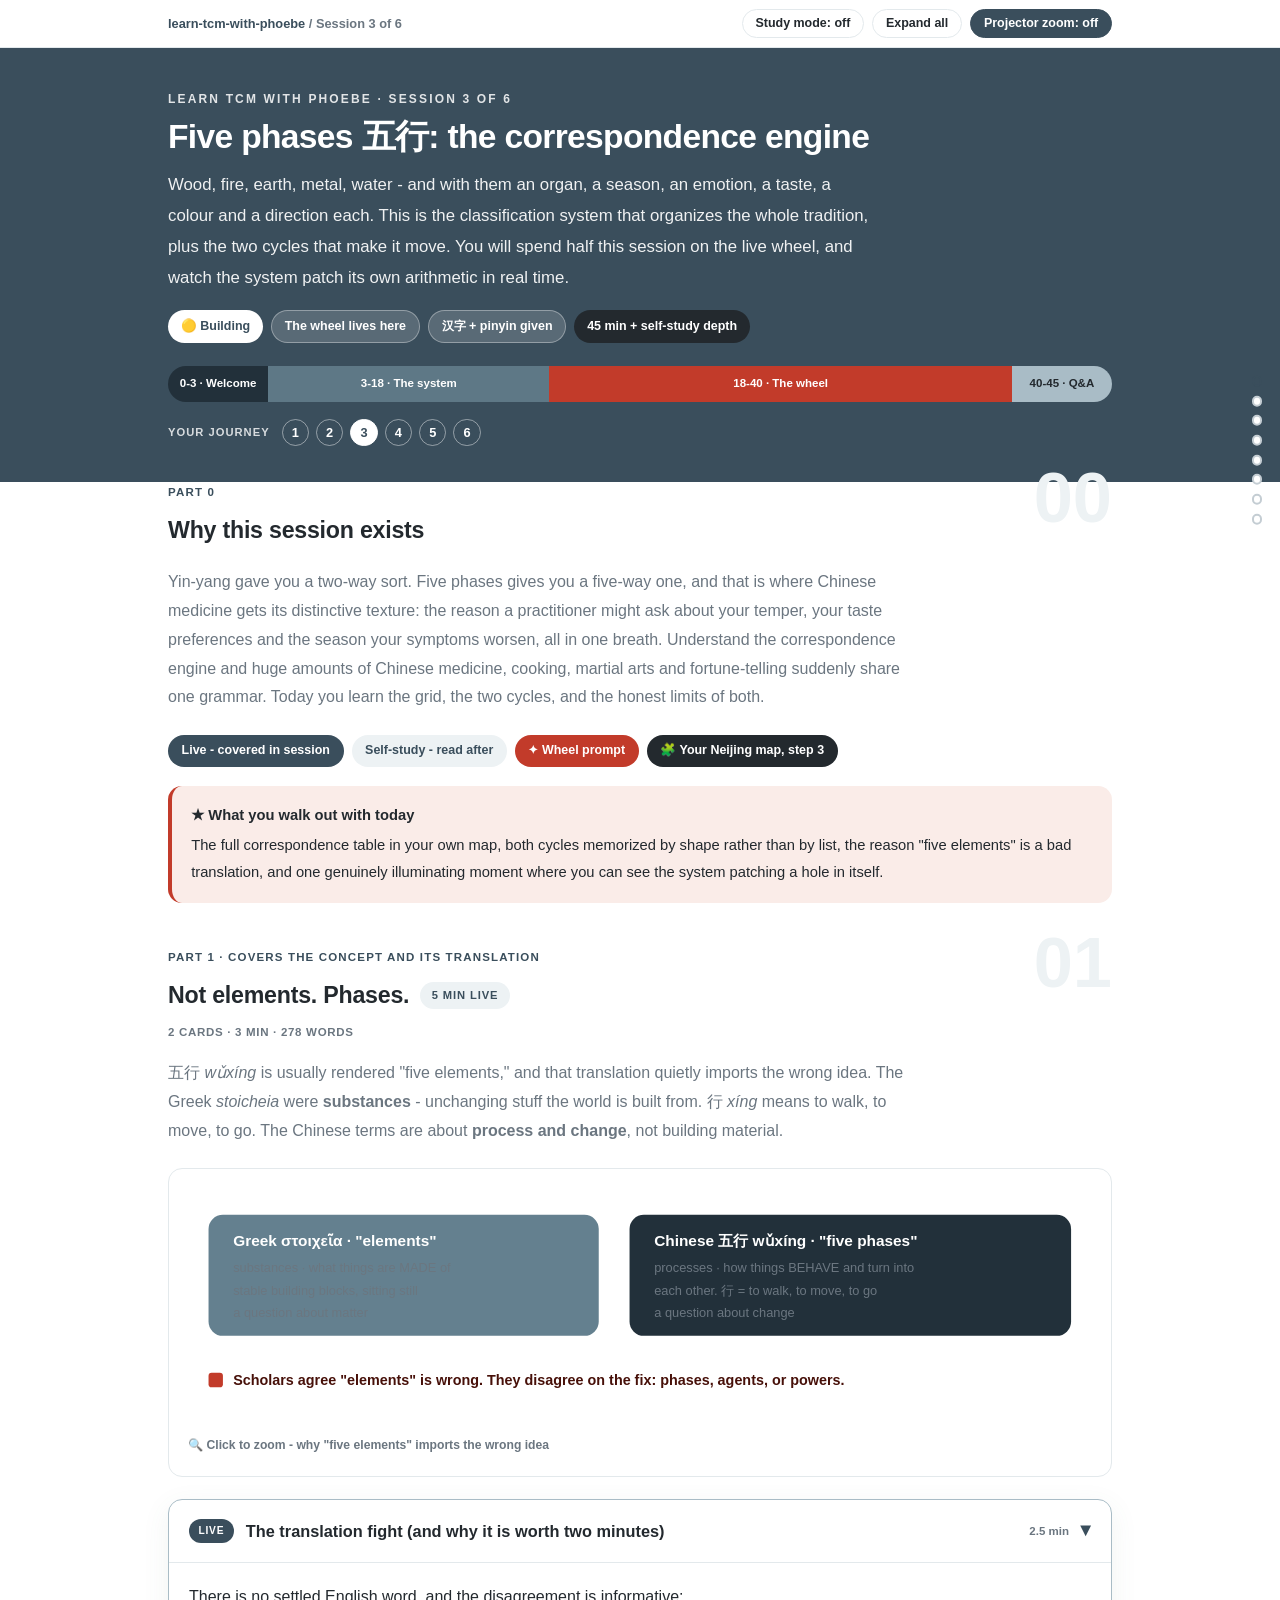
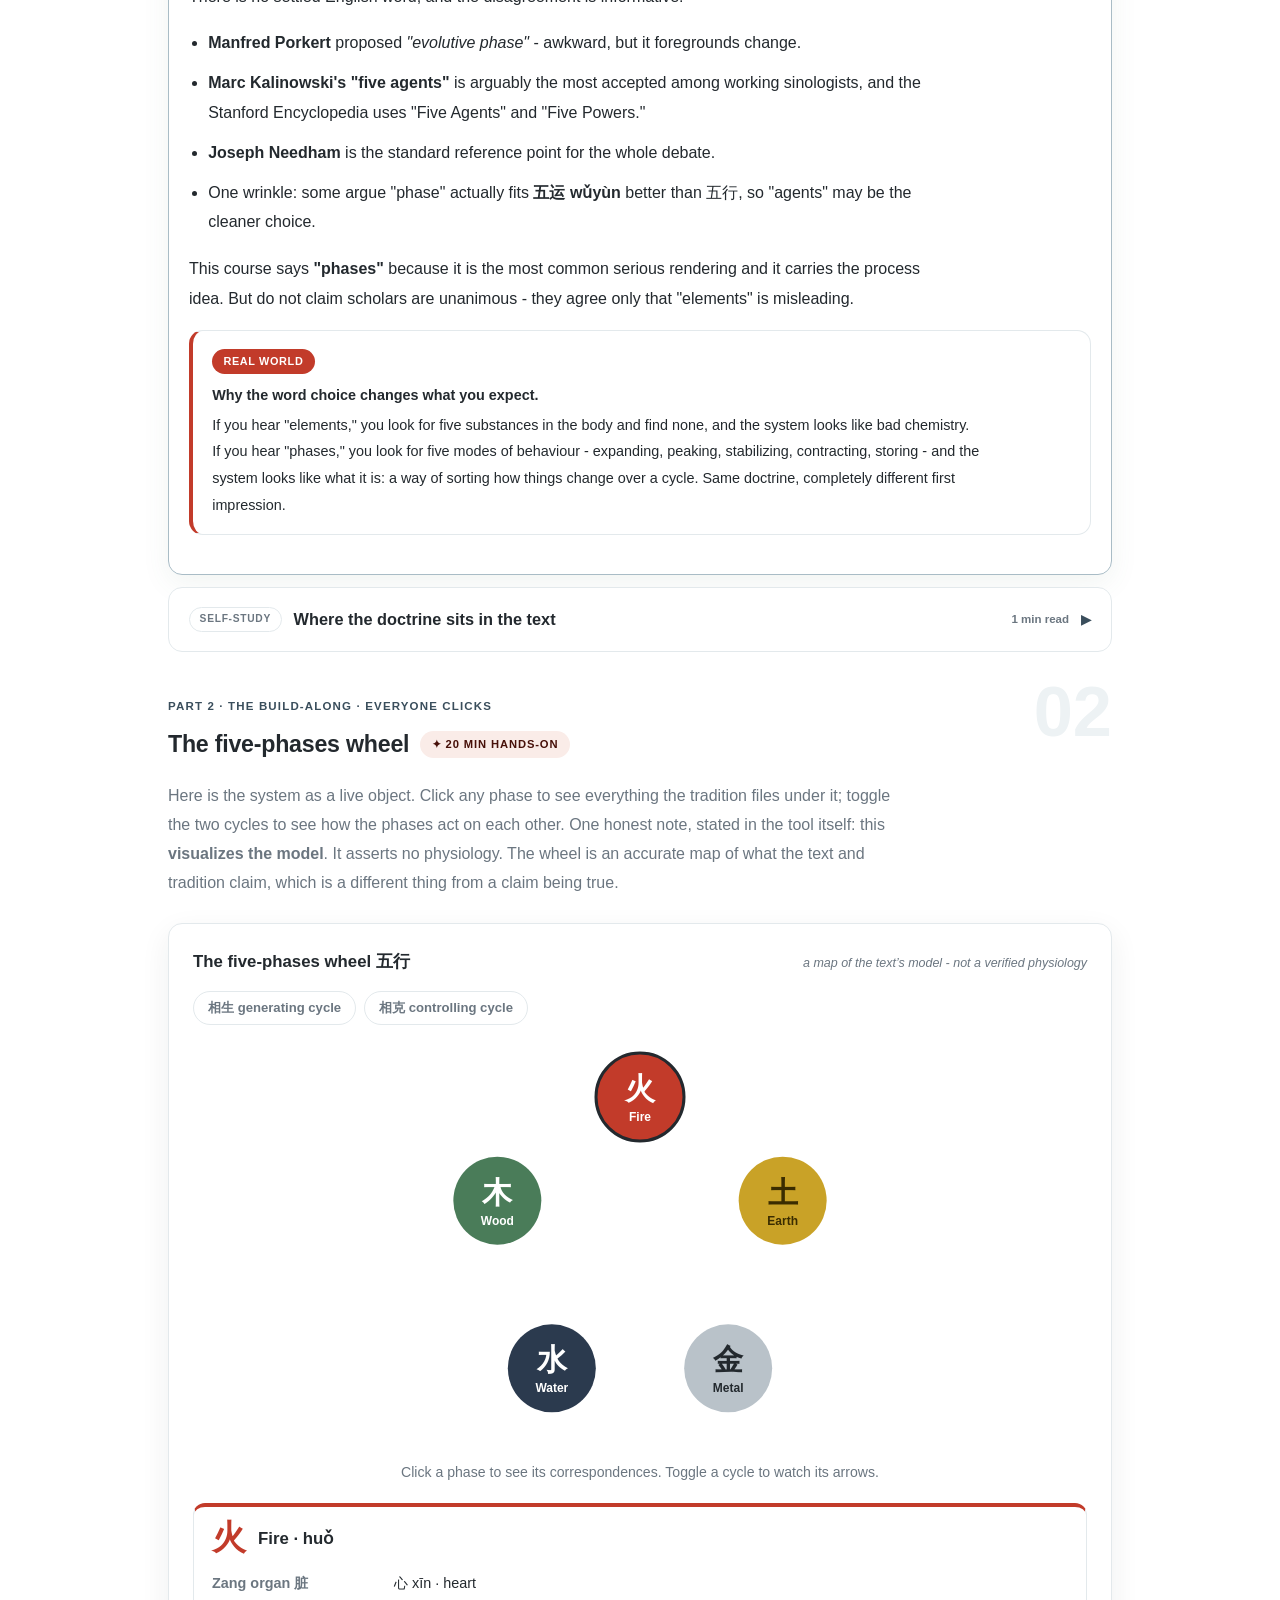
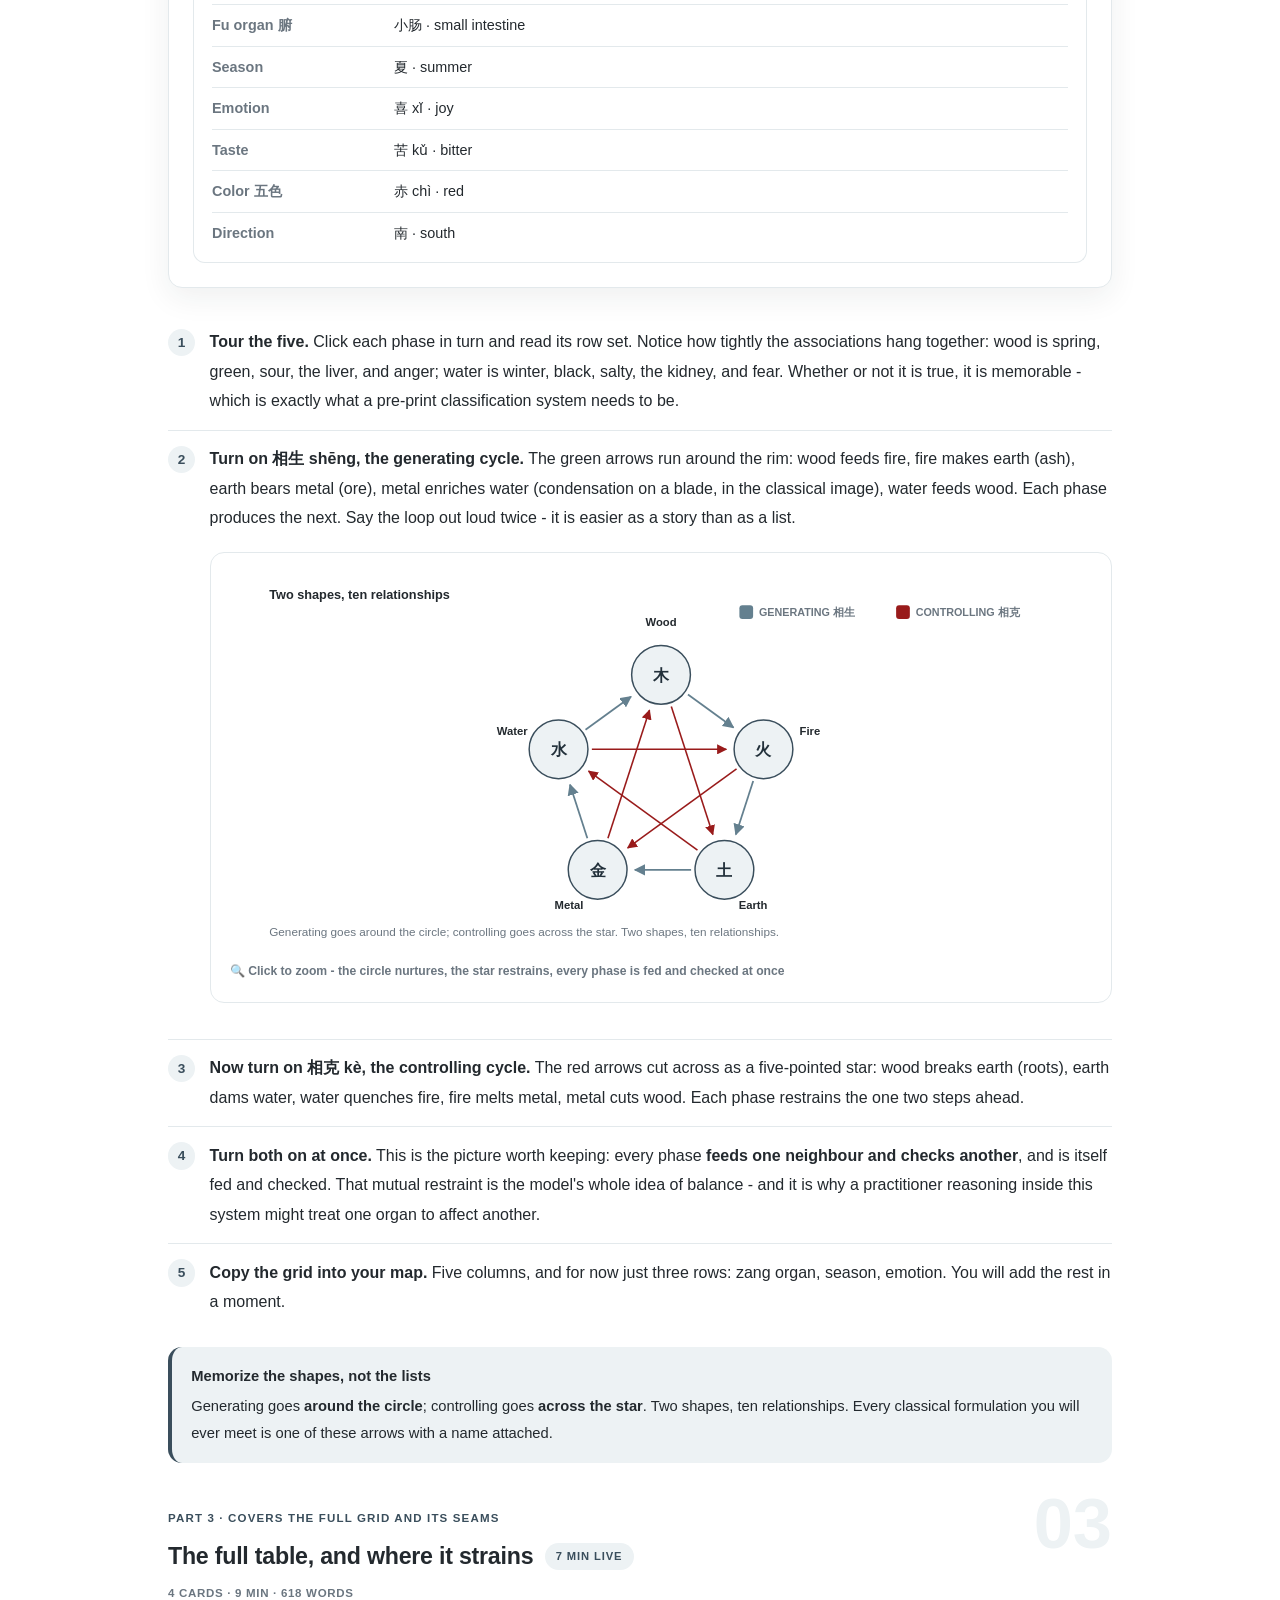
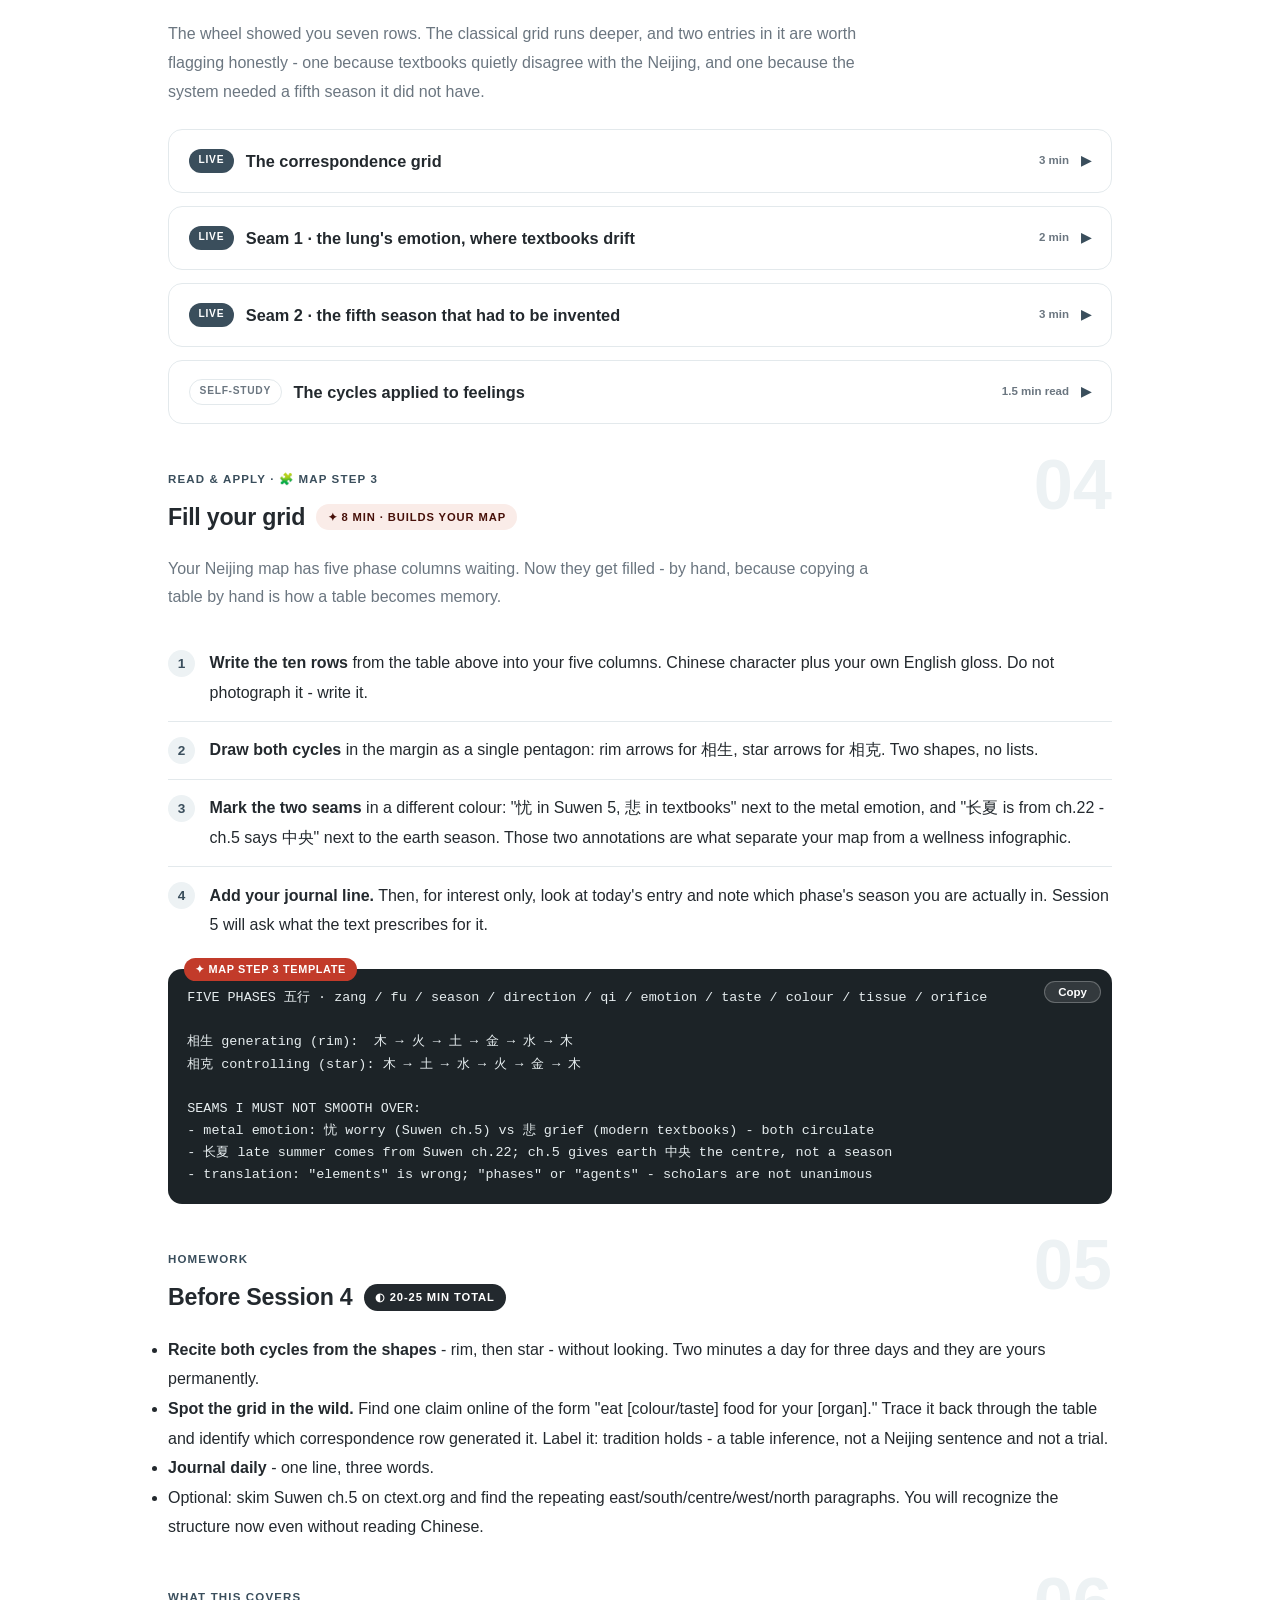
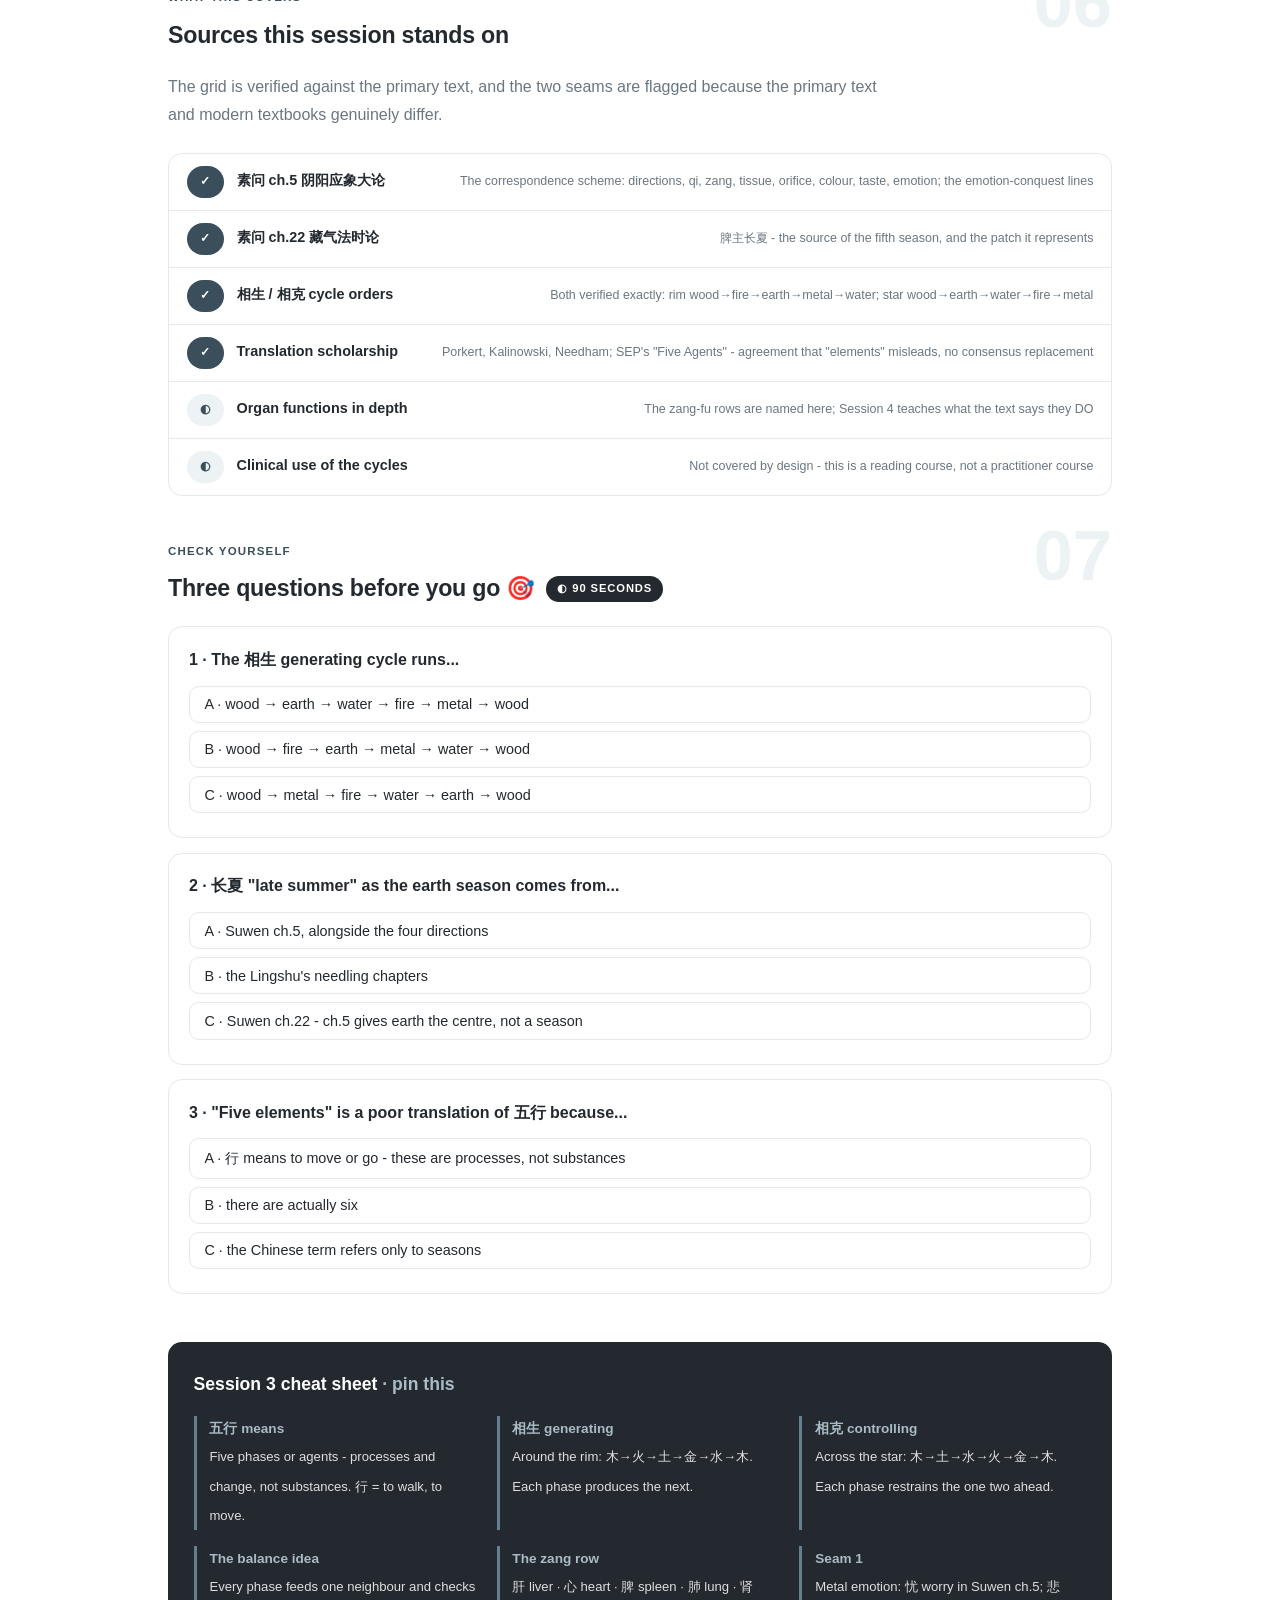
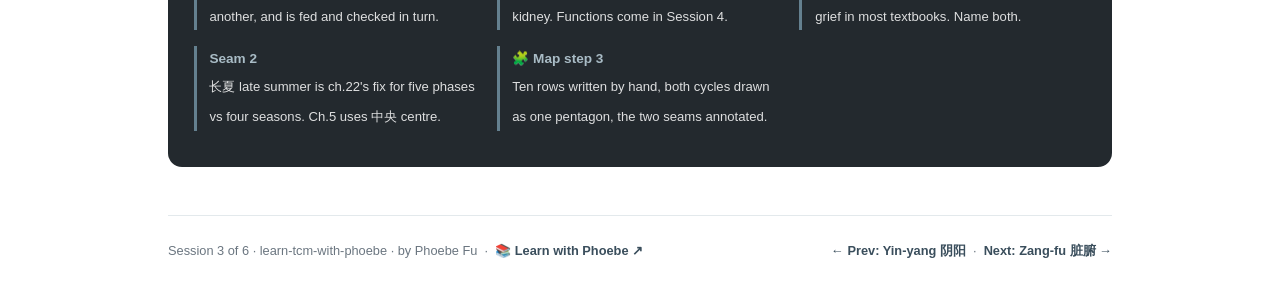
<file: courses/03-five-phases.html>
<!DOCTYPE html>
<html lang="en">
<head>
<meta charset="UTF-8">
<meta name="viewport" content="width=device-width, initial-scale=1.0">
<!-- social:start -->
<meta name="description" content="Yin-yang gave you a two-way sort. Five phases gives you a five-way one, and that is where Chinese medicine gets its distinctive texture: the reason a practitioner might ask about your...">
<meta property="og:type" content="article">
<meta property="og:site_name" content="Learn with Phoebe">
<meta property="og:title" content="Five phases 五行: the correspondence engine - learn tcm with phoebe">
<meta property="og:description" content="Yin-yang gave you a two-way sort. Five phases gives you a five-way one, and that is where Chinese medicine gets its distinctive texture: the reason a practitioner might ask about your...">
<meta property="og:url" content="https://phoebefu6.github.io/learn-tcm-with-phoebe/courses/03-five-phases.html">
<meta property="og:image" content="https://phoebefu6.github.io/learn-tcm-with-phoebe/assets/og-cover.png">
<meta property="og:image:width" content="1200">
<meta property="og:image:height" content="630">
<meta name="twitter:card" content="summary_large_image">
<meta name="twitter:title" content="Five phases 五行: the correspondence engine - learn tcm with phoebe">
<meta name="twitter:description" content="Yin-yang gave you a two-way sort. Five phases gives you a five-way one, and that is where Chinese medicine gets its distinctive texture: the reason a practitioner might ask about your...">
<meta name="twitter:image" content="https://phoebefu6.github.io/learn-tcm-with-phoebe/assets/og-cover.png">
<!-- social:end -->
<title>Session 3 · Five phases 五行 and the live wheel - learn tcm with phoebe</title>
<link rel="stylesheet" href="../assets/style.css?v=10">
</head>
<body>

<div class="toolbar">
  <div class="wrap">
    <span class="crumb"><a href="../index.html">learn-tcm-with-phoebe</a> / Session 3 of 6</span>
    <button class="btn" id="toggle-all" type="button">Expand all</button>
    <button class="btn primary" id="zoom-toggle" type="button">Projector zoom: off</button>
  </div>
</div>

<header class="masthead">
  <div class="wrap">
    <div class="eyebrow">Learn TCM with Phoebe · Session 3 of 6</div>
    <h1>Five phases 五行: <span class="accent">the correspondence engine</span></h1>
    <p class="sub">Wood, fire, earth, metal, water - and with them an organ, a season, an emotion, a taste, a colour and a direction each. This is the classification system that organizes the whole tradition, plus the two cycles that make it move. You will spend half this session on the live wheel, and watch the system patch its own arithmetic in real time.</p>
    <div class="chip-row">
      <span class="chip level">🟡 Building</span>
      <span class="chip audience">The wheel lives here</span>
      <span class="chip audience">汉字 + pinyin given</span>
      <span class="chip time">45 min + self-study depth</span>
    </div>
    <div class="agenda">
      <span class="a1" style="flex:1">0-3 · Welcome</span>
      <span class="a2" style="flex:3">3-18 · The system</span>
      <span class="a3" style="flex:5">18-40 · The wheel</span>
      <span class="a4" style="flex:1">40-45 · Q&amp;A</span>
    </div>
  </div>
</header>

<main class="wrap">

  <!-- ============ INTRO ============ -->
  <section class="section" id="intro">
    <div class="section-kicker">
      <span class="klabel">Part 0</span>
      <h2>Why this session exists</h2>
    </div>
    <p class="lede">Yin-yang gave you a two-way sort. Five phases gives you a five-way one, and that is where Chinese medicine gets its distinctive texture: the reason a practitioner might ask about your temper, your taste preferences and the season your symptoms worsen, all in one breath. Understand the correspondence engine and huge amounts of Chinese medicine, cooking, martial arts and fortune-telling suddenly share one grammar. Today you learn the grid, the two cycles, and the honest limits of both.</p>
    <div class="legend">
      <span class="pill solid">Live - covered in session</span>
      <span class="pill light">Self-study - read after</span>
      <span class="pill peach">✦ Wheel prompt</span>
      <span class="pill inkpill">🧩 Your Neijing map, step 3</span>
    </div>
    <div class="callout win">
      <strong>★ What you walk out with today</strong>
      The full correspondence table in your own map, both cycles memorized by shape rather than by list, the reason "five elements" is a bad translation, and one genuinely illuminating moment where you can see the system patching a hole in itself.
    </div>
  </section>

  <!-- ============ PART 1: WHAT WUXING IS ============ -->
  <section class="section" id="what-wuxing">
    <div class="section-kicker">
      <span class="klabel">Part 1 · covers the concept and its translation</span>
      <h2>Not elements. Phases. <span class="tag concept">5 min live</span></h2>
    </div>
    <p class="lede">五行 <em>wǔxíng</em> is usually rendered "five elements," and that translation quietly imports the wrong idea. The Greek <em>stoicheia</em> were <strong>substances</strong> - unchanging stuff the world is built from. 行 <em>xíng</em> means to walk, to move, to go. The Chinese terms are about <strong>process and change</strong>, not building material.</p>

    <figure class="zoomable">
      <svg viewBox="0 0 880 230" xmlns="http://www.w3.org/2000/svg" role="img" aria-label="Greek elements as substances versus Chinese wuxing as processes">
        <style>
          .weT { font: 700 15px Inter, sans-serif; fill: #FFFFFF; }
          .weX { font: 400 12.5px Inter, sans-serif; fill: #6B7680; }
          .weI { font: 700 15px Inter, sans-serif; fill: #23292E; }
          .weN { font: 600 14px Inter, sans-serif; fill: #471009; }
        </style>
        <rect x="20" y="26" width="380" height="118" rx="14" fill="#64808F"/>
        <text class="weT" x="44" y="56">Greek στοιχεῖα · "elements"</text>
        <text class="weX" x="44" y="82" fill="#EDF2F4">substances · what things are MADE of</text>
        <text class="weX" x="44" y="104" fill="#EDF2F4">stable building blocks, sitting still</text>
        <text class="weX" x="44" y="126" fill="#EDF2F4">a question about matter</text>
        <rect x="430" y="26" width="430" height="118" rx="14" fill="#22303A"/>
        <text class="weT" x="454" y="56">Chinese 五行 wǔxíng · "five phases"</text>
        <text class="weX" x="454" y="82" fill="#E6EDEF">processes · how things BEHAVE and turn into</text>
        <text class="weX" x="454" y="104" fill="#E6EDEF">each other. 行 = to walk, to move, to go</text>
        <text class="weX" x="454" y="126" fill="#E6EDEF">a question about change</text>
        <rect x="20" y="180" width="14" height="14" rx="3" fill="#C23B2A"/>
        <text class="weN" x="44" y="192">Scholars agree "elements" is wrong. They disagree on the fix: phases, agents, or powers.</text>
      </svg>
      <figcaption>🔍 Click to zoom - why "five elements" imports the wrong idea</figcaption>
    </figure>

    <details class="card" open>
      <summary><span class="mode live">Live</span>The translation fight (and why it is worth two minutes)<span class="mini">2.5 min</span><span class="caret">▶</span></summary>
      <div class="body">
        <p>There is no settled English word, and the disagreement is informative:</p>
        <ul>
          <li><strong>Manfred Porkert</strong> proposed <em>"evolutive phase"</em> - awkward, but it foregrounds change.</li>
          <li><strong>Marc Kalinowski's "five agents"</strong> is arguably the most accepted among working sinologists, and the Stanford Encyclopedia uses "Five Agents" and "Five Powers."</li>
          <li><strong>Joseph Needham</strong> is the standard reference point for the whole debate.</li>
          <li>One wrinkle: some argue "phase" actually fits <strong>五运 wǔyùn</strong> better than 五行, so "agents" may be the cleaner choice.</li>
        </ul>
        <p>This course says <strong>"phases"</strong> because it is the most common serious rendering and it carries the process idea. But do not claim scholars are unanimous - they agree only that "elements" is misleading.</p>
        <div class="callout example">
          <span class="ex-pill">Real world</span>
          <p><strong>Why the word choice changes what you expect.</strong> If you hear "elements," you look for five substances in the body and find none, and the system looks like bad chemistry. If you hear "phases," you look for five modes of behaviour - expanding, peaking, stabilizing, contracting, storing - and the system looks like what it is: a way of sorting how things change over a cycle. Same doctrine, completely different first impression.</p>
        </div>
      </div>
    </details>

    <details class="card">
      <summary><span class="mode self">Self-study</span>Where the doctrine sits in the text<span class="mini">1 min read</span><span class="caret">▶</span></summary>
      <div class="body">
        <p>The great correspondence chapter is <strong>素问 ch.5 阴阳应象大论</strong> - the same chapter that gave you the yin-yang thesis statement in Session 2. It lays out east, south, centre, west and north, each with its climatic qi, phase, zang organ, tissue, orifice, colour, taste and emotion, in a long recurring pattern. Read three paragraphs of it and the structure becomes obvious even without Chinese: the sentences rhyme structurally.</p>
        <p>Note what that means: yin-yang and five phases arrive <strong>in the same chapter</strong>, welded together. They were originally separate Warring States schemes, fused into one medical cosmology by the Han.</p>
      </div>
    </details>
  </section>

  <!-- ============ PART 2: THE WHEEL ============ -->
  <section class="section" id="wheel">
    <div class="section-kicker">
      <span class="klabel">Part 2 · the build-along · everyone clicks</span>
      <h2>The five-phases wheel <span class="tag demo">✦ 20 min hands-on</span></h2>
    </div>
    <p class="lede">Here is the system as a live object. Click any phase to see everything the tradition files under it; toggle the two cycles to see how the phases act on each other. One honest note, stated in the tool itself: this <strong>visualizes the model</strong>. It asserts no physiology. The wheel is an accurate map of what the text and tradition claim, which is a different thing from a claim being true.</p>

    <div class="tcmbox"></div>

    <div class="steps">
      <div class="step"><p><strong>Tour the five.</strong> Click each phase in turn and read its row set. Notice how tightly the associations hang together: wood is spring, green, sour, the liver, and anger; water is winter, black, salty, the kidney, and fear. Whether or not it is true, it is memorable - which is exactly what a pre-print classification system needs to be.</p></div>
      <div class="step"><p><strong>Turn on 相生 shēng, the generating cycle.</strong> The green arrows run around the rim: wood feeds fire, fire makes earth (ash), earth bears metal (ore), metal enriches water (condensation on a blade, in the classical image), water feeds wood. Each phase produces the next. Say the loop out loud twice - it is easier as a story than as a list.</p>
<figure class="zoomable">
  <svg viewBox="0 0 880 386" xmlns="http://www.w3.org/2000/svg" role="img" aria-label="A pentagon diagram of the five phases wood, fire, earth, metal and water. Indigo arrows running around the rim show the generating cycle, each phase feeding the next. Red arrows crossing as a five pointed star show the controlling cycle, each phase restraining the one two steps ahead.">
    <defs>
      <marker id="arrT3g" viewBox="0 0 10 10" refX="9" refY="5" markerWidth="6.5" markerHeight="6.5" orient="auto-start-reverse">
        <path d="M0,0 L10,5 L0,10 z" fill="#64808F"/>
      </marker>
      <marker id="arrT3c" viewBox="0 0 10 10" refX="9" refY="5" markerWidth="6.5" markerHeight="6.5" orient="auto-start-reverse">
        <path d="M0,0 L10,5 L0,10 z" fill="#991B1B"/>
      </marker>
    </defs>
    <style>
      .t3whT { font: 700 13px Inter, sans-serif; fill: #23292E; }
      .t3whK { font: 600 11px Inter, sans-serif; fill: #6B7680; }
      .t3whC { font: 700 16px Inter, sans-serif; fill: #22303A; }
      .t3whL { font: 600 11.5px Inter, sans-serif; fill: #23292E; }
      .t3whN { font: 400 12px Inter, sans-serif; fill: #6B7680; }
    </style>
    <rect x="0" y="0" width="880" height="386" fill="#FFFFFF"/>
    <text class="t3whT" x="40" y="28">Two shapes, ten relationships</text>

    <rect x="520" y="34" width="14" height="14" rx="3" fill="#64808F"/>
    <text class="t3whK" x="540" y="45">GENERATING 相生</text>
    <rect x="680" y="34" width="14" height="14" rx="3" fill="#991B1B"/>
    <text class="t3whK" x="700" y="45">CONTROLLING 相克</text>

    <path d="M467.5,125.0 L513.9,158.7" fill="none" stroke="#64808F" stroke-width="1.8" marker-end="url(#arrT3g)"/>
    <path d="M534.1,213.3 L516.4,267.9" fill="none" stroke="#64808F" stroke-width="1.8" marker-end="url(#arrT3g)"/>
    <path d="M470.7,304.0 L413.3,304.0" fill="none" stroke="#64808F" stroke-width="1.8" marker-end="url(#arrT3g)"/>
    <path d="M364.8,271.7 L347.1,217.1" fill="none" stroke="#64808F" stroke-width="1.8" marker-end="url(#arrT3g)"/>
    <path d="M362.9,161.0 L409.3,127.3" fill="none" stroke="#64808F" stroke-width="1.8" marker-end="url(#arrT3g)"/>

    <path d="M450.5,137.3 L492.9,267.9" fill="none" stroke="#991B1B" stroke-width="1.6" marker-end="url(#arrT3c)"/>
    <path d="M517.1,201.0 L406.0,281.7" fill="none" stroke="#991B1B" stroke-width="1.6" marker-end="url(#arrT3c)"/>
    <path d="M477.2,284.0 L366.1,203.3" fill="none" stroke="#991B1B" stroke-width="1.6" marker-end="url(#arrT3c)"/>
    <path d="M385.8,271.7 L428.2,141.1" fill="none" stroke="#991B1B" stroke-width="1.6" marker-end="url(#arrT3c)"/>
    <path d="M369.4,181.0 L506.6,181.0" fill="none" stroke="#991B1B" stroke-width="1.6" marker-end="url(#arrT3c)"/>

    <circle cx="440" cy="105" r="30" fill="#EDF2F4" stroke="#3A4E5C" stroke-width="1.5"/>
    <text class="t3whC" x="440" y="111" text-anchor="middle">木</text>
    <text class="t3whL" x="440" y="55" text-anchor="middle">Wood</text>

    <circle cx="544.6" cy="181.0" r="30" fill="#EDF2F4" stroke="#3A4E5C" stroke-width="1.5"/>
    <text class="t3whC" x="544.6" y="187" text-anchor="middle">火</text>
    <text class="t3whL" x="592" y="166" text-anchor="middle">Fire</text>

    <circle cx="504.7" cy="304.0" r="30" fill="#EDF2F4" stroke="#3A4E5C" stroke-width="1.5"/>
    <text class="t3whC" x="504.7" y="310" text-anchor="middle">土</text>
    <text class="t3whL" x="534" y="344" text-anchor="middle">Earth</text>

    <circle cx="375.3" cy="304.0" r="30" fill="#EDF2F4" stroke="#3A4E5C" stroke-width="1.5"/>
    <text class="t3whC" x="375.3" y="310" text-anchor="middle">金</text>
    <text class="t3whL" x="346" y="344" text-anchor="middle">Metal</text>

    <circle cx="335.4" cy="181.0" r="30" fill="#EDF2F4" stroke="#3A4E5C" stroke-width="1.5"/>
    <text class="t3whC" x="335.4" y="187" text-anchor="middle">水</text>
    <text class="t3whL" x="288" y="166" text-anchor="middle">Water</text>

    <text class="t3whN" x="40" y="372">Generating goes around the circle; controlling goes across the star. Two shapes, ten relationships.</text>
  </svg>
  <figcaption>🔍 Click to zoom - the circle nurtures, the star restrains, every phase is fed and checked at once</figcaption>
</figure>
</div>
      <div class="step"><p><strong>Now turn on 相克 kè, the controlling cycle.</strong> The red arrows cut across as a five-pointed star: wood breaks earth (roots), earth dams water, water quenches fire, fire melts metal, metal cuts wood. Each phase restrains the one two steps ahead.</p></div>
      <div class="step"><p><strong>Turn both on at once.</strong> This is the picture worth keeping: every phase <strong>feeds one neighbour and checks another</strong>, and is itself fed and checked. That mutual restraint is the model's whole idea of balance - and it is why a practitioner reasoning inside this system might treat one organ to affect another.</p></div>
      <div class="step"><p><strong>Copy the grid into your map.</strong> Five columns, and for now just three rows: zang organ, season, emotion. You will add the rest in a moment.</p></div>
    </div>

    <div class="callout tip">
      <strong>Memorize the shapes, not the lists</strong>
      Generating goes <strong>around the circle</strong>; controlling goes <strong>across the star</strong>. Two shapes, ten relationships. Every classical formulation you will ever meet is one of these arrows with a name attached.
    </div>
  </section>

  <!-- ============ PART 3: THE TABLE + THE PATCH ============ -->
  <section class="section" id="table">
    <div class="section-kicker">
      <span class="klabel">Part 3 · covers the full grid and its seams</span>
      <h2>The full table, and where it strains <span class="tag concept">7 min live</span></h2>
    </div>
    <p class="lede">The wheel showed you seven rows. The classical grid runs deeper, and two entries in it are worth flagging honestly - one because textbooks quietly disagree with the Neijing, and one because the system needed a fifth season it did not have.</p>

    <details class="card">
      <summary><span class="mode live">Live</span>The correspondence grid<span class="mini">3 min</span><span class="caret">▶</span></summary>
      <div class="body">
        <table class="clean">
          <thead><tr><th></th><th>木 Wood</th><th>火 Fire</th><th>土 Earth</th><th>金 Metal</th><th>水 Water</th></tr></thead>
          <tbody>
            <tr><td><strong>Zang 脏</strong></td><td>肝 liver</td><td>心 heart</td><td>脾 spleen</td><td>肺 lung</td><td>肾 kidney</td></tr>
            <tr><td><strong>Fu 腑</strong></td><td>胆 gallbladder</td><td>小肠 sm. intestine</td><td>胃 stomach</td><td>大肠 lg. intestine</td><td>膀胱 bladder</td></tr>
            <tr><td><strong>Season</strong></td><td>春 spring</td><td>夏 summer</td><td>长夏 late summer</td><td>秋 autumn</td><td>冬 winter</td></tr>
            <tr><td><strong>Direction</strong></td><td>东 east</td><td>南 south</td><td>中 centre</td><td>西 west</td><td>北 north</td></tr>
            <tr><td><strong>Climatic qi</strong></td><td>风 wind</td><td>热 heat</td><td>湿 damp</td><td>燥 dryness</td><td>寒 cold</td></tr>
            <tr><td><strong>Emotion 志</strong></td><td>怒 anger</td><td>喜 joy</td><td>思 pensiveness</td><td>忧 worry</td><td>恐 fear</td></tr>
            <tr><td><strong>Taste 味</strong></td><td>酸 sour</td><td>苦 bitter</td><td>甘 sweet</td><td>辛 acrid</td><td>咸 salty</td></tr>
            <tr><td><strong>Colour 色</strong></td><td>青 green-blue</td><td>赤 red</td><td>黄 yellow</td><td>白 white</td><td>黑 black</td></tr>
            <tr><td><strong>Tissue</strong></td><td>筋 sinews</td><td>脉 vessels</td><td>肉 flesh</td><td>皮毛 skin, hair</td><td>骨 bone</td></tr>
            <tr><td><strong>Orifice 窍</strong></td><td>目 eyes</td><td>舌 tongue</td><td>口 mouth</td><td>鼻 nose</td><td>耳 ears</td></tr>
          </tbody>
        </table>
        <p>青 <em>qīng</em> in the colour row is worth a note: it covers a range English splits into green and blue, which is why you will see both translations. It is the colour of spring growth and of distant mountains.</p>
      </div>
    </details>

    <details class="card">
      <summary><span class="mode live">Live</span>Seam 1 · the lung's emotion, where textbooks drift<span class="mini">2 min</span><span class="caret">▶</span></summary>
      <div class="body">
        <p><strong>The text says</strong> 在志为忧 - the emotion filed under metal and the lung is <strong>忧 <em>yōu</em>, worry or melancholy</strong> (Suwen ch.5).</p>
        <p><strong>Tradition holds</strong>, in most modern textbooks, that it is <strong>悲 <em>bēi</em>, grief</strong>.</p>
        <p>Both circulate widely and the difference is small, but the habit matters: when a source and a textbook disagree, say so rather than picking silently. This course names both every time it comes up, and so should your map.</p>
<figure class="zoomable">
  <svg viewBox="0 0 880 230" xmlns="http://www.w3.org/2000/svg" role="img" aria-label="A two seam table showing where the five phases system patches itself. The lung's emotion is worry, you, in Suwen chapter 5 but grief, bei, in most modern textbooks. Earth's season is left as the centre with no season in Suwen chapter 5, but chapter 22 invents late summer, changxia, to give earth a fifth slot.">
    <style>
      .t3smT { font: 700 13px Inter, sans-serif; fill: #23292E; }
      .t3smH { font: 700 11px Inter, sans-serif; fill: #6B7680; letter-spacing: .04em; }
      .t3smL { font: 600 12px Inter, sans-serif; fill: #23292E; }
      .t3smD { font: 400 11.5px Inter, sans-serif; fill: #23292E; }
      .t3smN { font: 400 12px Inter, sans-serif; fill: #6B7680; }
    </style>
    <rect x="0" y="0" width="880" height="230" fill="#FFFFFF"/>
    <text class="t3smT" x="40" y="28">Where the system patches itself, in public</text>

    <text class="t3smH" x="40" y="60">SEAM</text>
    <text class="t3smH" x="280" y="60">SUWEN CH.5 SAYS</text>
    <text class="t3smH" x="560" y="60">TEXTBOOKS / CH.22 SAY</text>
    <line x1="40" y1="72" x2="840" y2="72" stroke="#E3E9EC" stroke-width="1.5"/>

    <text class="t3smL" x="40" y="104">Lung's emotion</text>
    <text class="t3smD" x="280" y="104">忧 you - worry</text>
    <text class="t3smD" x="560" y="104">悲 bei - grief</text>
    <line x1="40" y1="134" x2="840" y2="134" stroke="#E3E9EC" stroke-width="1"/>

    <text class="t3smL" x="40" y="158">Earth's season</text>
    <text class="t3smD" x="280" y="158">中央 - centre, no season</text>
    <text class="t3smD" x="560" y="158">长夏 - late summer</text>
    <line x1="40" y1="188" x2="840" y2="188" stroke="#E3E9EC" stroke-width="1"/>

    <text class="t3smN" x="40" y="212">When a source and a textbook disagree, say so rather than picking silently.</text>
  </svg>
  <figcaption>🔍 Click to zoom - two chapters solve the five-of-everything problem two different ways</figcaption>
</figure>

      </div>
    </details>

    <details class="card">
      <summary><span class="mode live">Live</span>Seam 2 · the fifth season that had to be invented<span class="mini">3 min</span><span class="caret">▶</span></summary>
      <div class="body">
        <p>Here is the best teaching moment in the whole correspondence system. The scheme needs <strong>five</strong> of everything. The year has <strong>four</strong> seasons. That is an arithmetic problem, and you can watch the tradition solve it.</p>
        <ul>
          <li><strong>In Suwen ch.5</strong>, the great correspondence chapter, earth is not given a season at all - it is given <strong>中央 the centre</strong>, alongside the four directions. Four seasons, four directions, plus a middle. Clean.</li>
          <li><strong>In Suwen ch.22 藏气法时论</strong>, a different chapter, we get 脾主长夏 - "the spleen governs <strong>长夏 <em>chángxià</em>, late summer</strong>." A fifth season appears, wedged between summer and autumn, to give earth its slot.</li>
        </ul>
        <p>So the familiar five-season table is a <strong>patch</strong>, assembled from two different chapters that solve the problem two different ways. Nothing here is hidden or embarrassing - it is visible in the primary text to anyone who reads both chapters.</p>
        <div class="callout example">
          <span class="ex-pill">Real world</span>
          <p><strong>Why this is the honest reader's favourite moment.</strong> A system that patches itself in public is telling you what kind of system it is: one built by fitting phenomena into a scheme, rather than one built by deriving a scheme from phenomena. You will meet the same move in Session 4, when the body turns out to have five zang but needs six fu - and a sixth organ appears that the tradition itself says has no form.</p>
        </div>
      </div>
    </details>

    <details class="card">
      <summary><span class="mode self">Self-study</span>The cycles applied to feelings<span class="mini">1.5 min read</span><span class="caret">▶</span></summary>
      <div class="body">
        <p>Suwen ch.5 runs the controlling cycle straight through the emotions, in a series of compact lines: 怒伤肝，悲胜怒 ("anger injures the liver; grief overcomes anger"), 思伤脾，怒胜思 ("pensiveness injures the spleen; anger overcomes pensiveness"), 喜伤心，恐胜喜 ("joy injures the heart; fear overcomes joy").</p>
        <p>Read as psychology this is strange. Read as <strong>the grid being applied consistently</strong>, it is exactly what the system predicts: whatever controls wood controls anger, because anger is filed under wood. The doctrine is being generated by the table, not observed in patients. That is worth noticing every time you meet a correspondence claim.</p>
      </div>
    </details>
  </section>

  <!-- ============ APPLY ============ -->
  <section class="section" id="apply-1">
    <div class="section-kicker">
      <span class="klabel">Read &amp; apply · 🧩 map step 3</span>
      <h2>Fill your grid <span class="tag demo">✦ 8 min · builds your map</span></h2>
    </div>
    <p class="lede">Your Neijing map has five phase columns waiting. Now they get filled - by hand, because copying a table by hand is how a table becomes memory.</p>

    <div class="steps">
      <div class="step"><p><strong>Write the ten rows</strong> from the table above into your five columns. Chinese character plus your own English gloss. Do not photograph it - write it.</p></div>
      <div class="step"><p><strong>Draw both cycles</strong> in the margin as a single pentagon: rim arrows for 相生, star arrows for 相克. Two shapes, no lists.</p></div>
      <div class="step"><p><strong>Mark the two seams</strong> in a different colour: "忧 in Suwen 5, 悲 in textbooks" next to the metal emotion, and "长夏 is from ch.22 - ch.5 says 中央" next to the earth season. Those two annotations are what separate your map from a wellness infographic.</p></div>
      <div class="step"><p><strong>Add your journal line.</strong> Then, for interest only, look at today's entry and note which phase's season you are actually in. Session 5 will ask what the text prescribes for it.</p></div>
    </div>

    <div class="prompt-box good"><span class="label">✦ Map step 3 template</span>FIVE PHASES 五行 · zang / fu / season / direction / qi / emotion / taste / colour / tissue / orifice

相生 generating (rim):  木 → 火 → 土 → 金 → 水 → 木
相克 controlling (star): 木 → 土 → 水 → 火 → 金 → 木

SEAMS I MUST NOT SMOOTH OVER:
- metal emotion: 忧 worry (Suwen ch.5) vs 悲 grief (modern textbooks) - both circulate
- 长夏 late summer comes from Suwen ch.22; ch.5 gives earth 中央 the centre, not a season
- translation: "elements" is wrong; "phases" or "agents" - scholars are not unanimous</div>
  </section>

  <!-- ============ HOMEWORK ============ -->
  <section class="section" id="exercise">
    <div class="section-kicker">
      <span class="klabel">Homework</span>
      <h2>Before Session 4 <span class="tag exercise">◐ 20-25 min total</span></h2>
    </div>
    <ul>
      <li><strong>Recite both cycles from the shapes</strong> - rim, then star - without looking. Two minutes a day for three days and they are yours permanently.</li>
      <li><strong>Spot the grid in the wild.</strong> Find one claim online of the form "eat [colour/taste] food for your [organ]." Trace it back through the table and identify which correspondence row generated it. Label it: tradition holds - a table inference, not a Neijing sentence and not a trial.</li>
      <li><strong>Journal daily</strong> - one line, three words.</li>
      <li>Optional: skim Suwen ch.5 on ctext.org and find the repeating east/south/centre/west/north paragraphs. You will recognize the structure now even without reading Chinese.</li>
    </ul>
  </section>

  <!-- ============ SOURCES / COVERAGE ============ -->
  <section class="section" id="official">
    <div class="section-kicker">
      <span class="klabel">What this covers</span>
      <h2>Sources this session stands on</h2>
    </div>
    <p class="lede">The grid is verified against the primary text, and the two seams are flagged because the primary text and modern textbooks genuinely differ.</p>
    <div class="covered">
      <div class="covered-row"><span class="status pill solid">✓</span><span class="name">素问 ch.5 阴阳应象大论</span><span class="note">The correspondence scheme: directions, qi, zang, tissue, orifice, colour, taste, emotion; the emotion-conquest lines</span></div>
      <div class="covered-row"><span class="status pill solid">✓</span><span class="name">素问 ch.22 藏气法时论</span><span class="note">脾主长夏 - the source of the fifth season, and the patch it represents</span></div>
      <div class="covered-row"><span class="status pill solid">✓</span><span class="name">相生 / 相克 cycle orders</span><span class="note">Both verified exactly: rim wood→fire→earth→metal→water; star wood→earth→water→fire→metal</span></div>
      <div class="covered-row"><span class="status pill solid">✓</span><span class="name">Translation scholarship</span><span class="note">Porkert, Kalinowski, Needham; SEP's "Five Agents" - agreement that "elements" misleads, no consensus replacement</span></div>
      <div class="covered-row"><span class="status pill light">◐</span><span class="name">Organ functions in depth</span><span class="note">The zang-fu rows are named here; Session 4 teaches what the text says they DO</span></div>
      <div class="covered-row"><span class="status pill light">◐</span><span class="name">Clinical use of the cycles</span><span class="note">Not covered by design - this is a reading course, not a practitioner course</span></div>
    </div>
  </section>

  <!-- ============ QUIZ ============ -->
  <section class="section" id="quiz">
    <div class="section-kicker">
      <span class="klabel">Check yourself</span>
      <h2>Three questions before you go 🎯 <span class="tag exercise">◐ 90 seconds</span></h2>
    </div>
    <div class="quiz-q" data-answer="1">
      <p class="qtext">1 · The 相生 generating cycle runs...</p>
      <button class="qopt" type="button">A · wood → earth → water → fire → metal → wood</button>
      <button class="qopt" type="button">B · wood → fire → earth → metal → water → wood</button>
      <button class="qopt" type="button">C · wood → metal → fire → water → earth → wood</button>
      <p class="qwhy">Generating goes around the rim: wood feeds fire, fire makes ash (earth), earth bears metal, metal enriches water, water feeds wood. Option A is the controlling star.</p>
    </div>
    <div class="quiz-q" data-answer="2">
      <p class="qtext">2 · 长夏 "late summer" as the earth season comes from...</p>
      <button class="qopt" type="button">A · Suwen ch.5, alongside the four directions</button>
      <button class="qopt" type="button">B · the Lingshu's needling chapters</button>
      <button class="qopt" type="button">C · Suwen ch.22 - ch.5 gives earth the centre, not a season</button>
      <p class="qwhy">Five phases, four seasons. Ch.5 solves it with 中央 the centre; ch.22 solves it by inventing a fifth season. The familiar table is a patch stitched from both.</p>
    </div>
    <div class="quiz-q" data-answer="0">
      <p class="qtext">3 · "Five elements" is a poor translation of 五行 because...</p>
      <button class="qopt" type="button">A · 行 means to move or go - these are processes, not substances</button>
      <button class="qopt" type="button">B · there are actually six</button>
      <button class="qopt" type="button">C · the Chinese term refers only to seasons</button>
      <p class="qwhy">Greek elements were building material; 五行 sorts modes of behaviour and change. Scholars agree "elements" misleads - they disagree between phases, agents and powers.</p>
    </div>
    <p class="quiz-score"></p>
  </section>

  <!-- ============ CHEAT SHEET ============ -->
  <section class="cheat" id="cheatsheet">
    <h3>Session 3 cheat sheet <span>· pin this</span></h3>
    <div class="grid-2">
      <div class="cheat-item"><b>五行 means</b><span>Five phases or agents - processes and change, not substances. 行 = to walk, to move.</span></div>
      <div class="cheat-item"><b>相生 generating</b><span>Around the rim: 木→火→土→金→水→木. Each phase produces the next.</span></div>
      <div class="cheat-item"><b>相克 controlling</b><span>Across the star: 木→土→水→火→金→木. Each phase restrains the one two ahead.</span></div>
      <div class="cheat-item"><b>The balance idea</b><span>Every phase feeds one neighbour and checks another, and is fed and checked in turn.</span></div>
      <div class="cheat-item"><b>The zang row</b><span>肝 liver · 心 heart · 脾 spleen · 肺 lung · 肾 kidney. Functions come in Session 4.</span></div>
      <div class="cheat-item"><b>Seam 1</b><span>Metal emotion: 忧 worry in Suwen ch.5; 悲 grief in most textbooks. Name both.</span></div>
      <div class="cheat-item"><b>Seam 2</b><span>长夏 late summer is ch.22's fix for five phases vs four seasons. Ch.5 uses 中央 centre.</span></div>
      <div class="cheat-item"><b>🧩 Map step 3</b><span>Ten rows written by hand, both cycles drawn as one pentagon, the two seams annotated.</span></div>
    </div>
  </section>

  <footer class="pagefoot">
    <span>Session 3 of 6 · learn-tcm-with-phoebe · by Phoebe Fu &nbsp;·&nbsp; 📚 <a href="https://phoebefu6.github.io/learn-with-phoebe/">Learn with Phoebe ↗</a></span>
    <span><a href="02-yin-yang.html">← Prev: Yin-yang 阴阳</a> &nbsp;·&nbsp; <a href="04-zang-fu.html">Next: Zang-fu 脏腑 →</a></span>
  </footer>

</main>

<script src="../assets/app.js?v=7"></script>
<script src="../assets/tcm-live.js?v=7"></script>
</body>
</html>
</file>
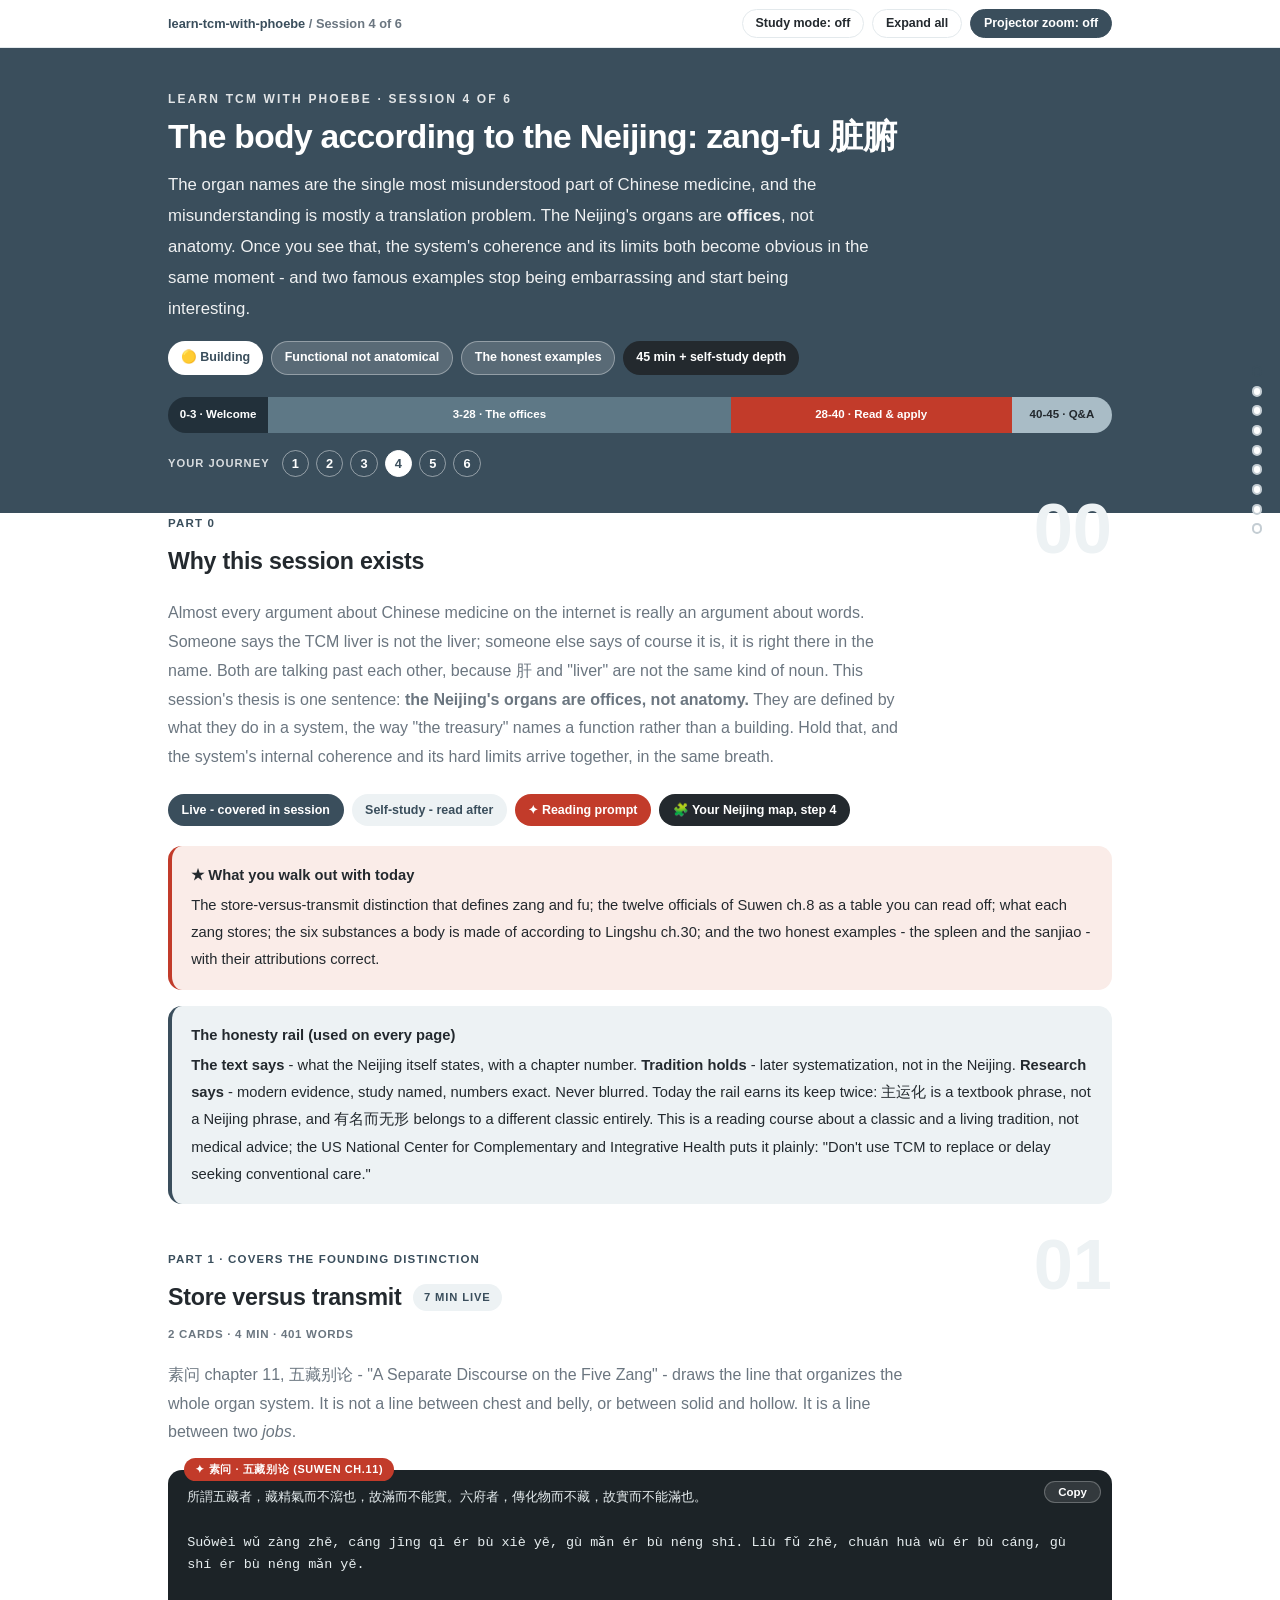
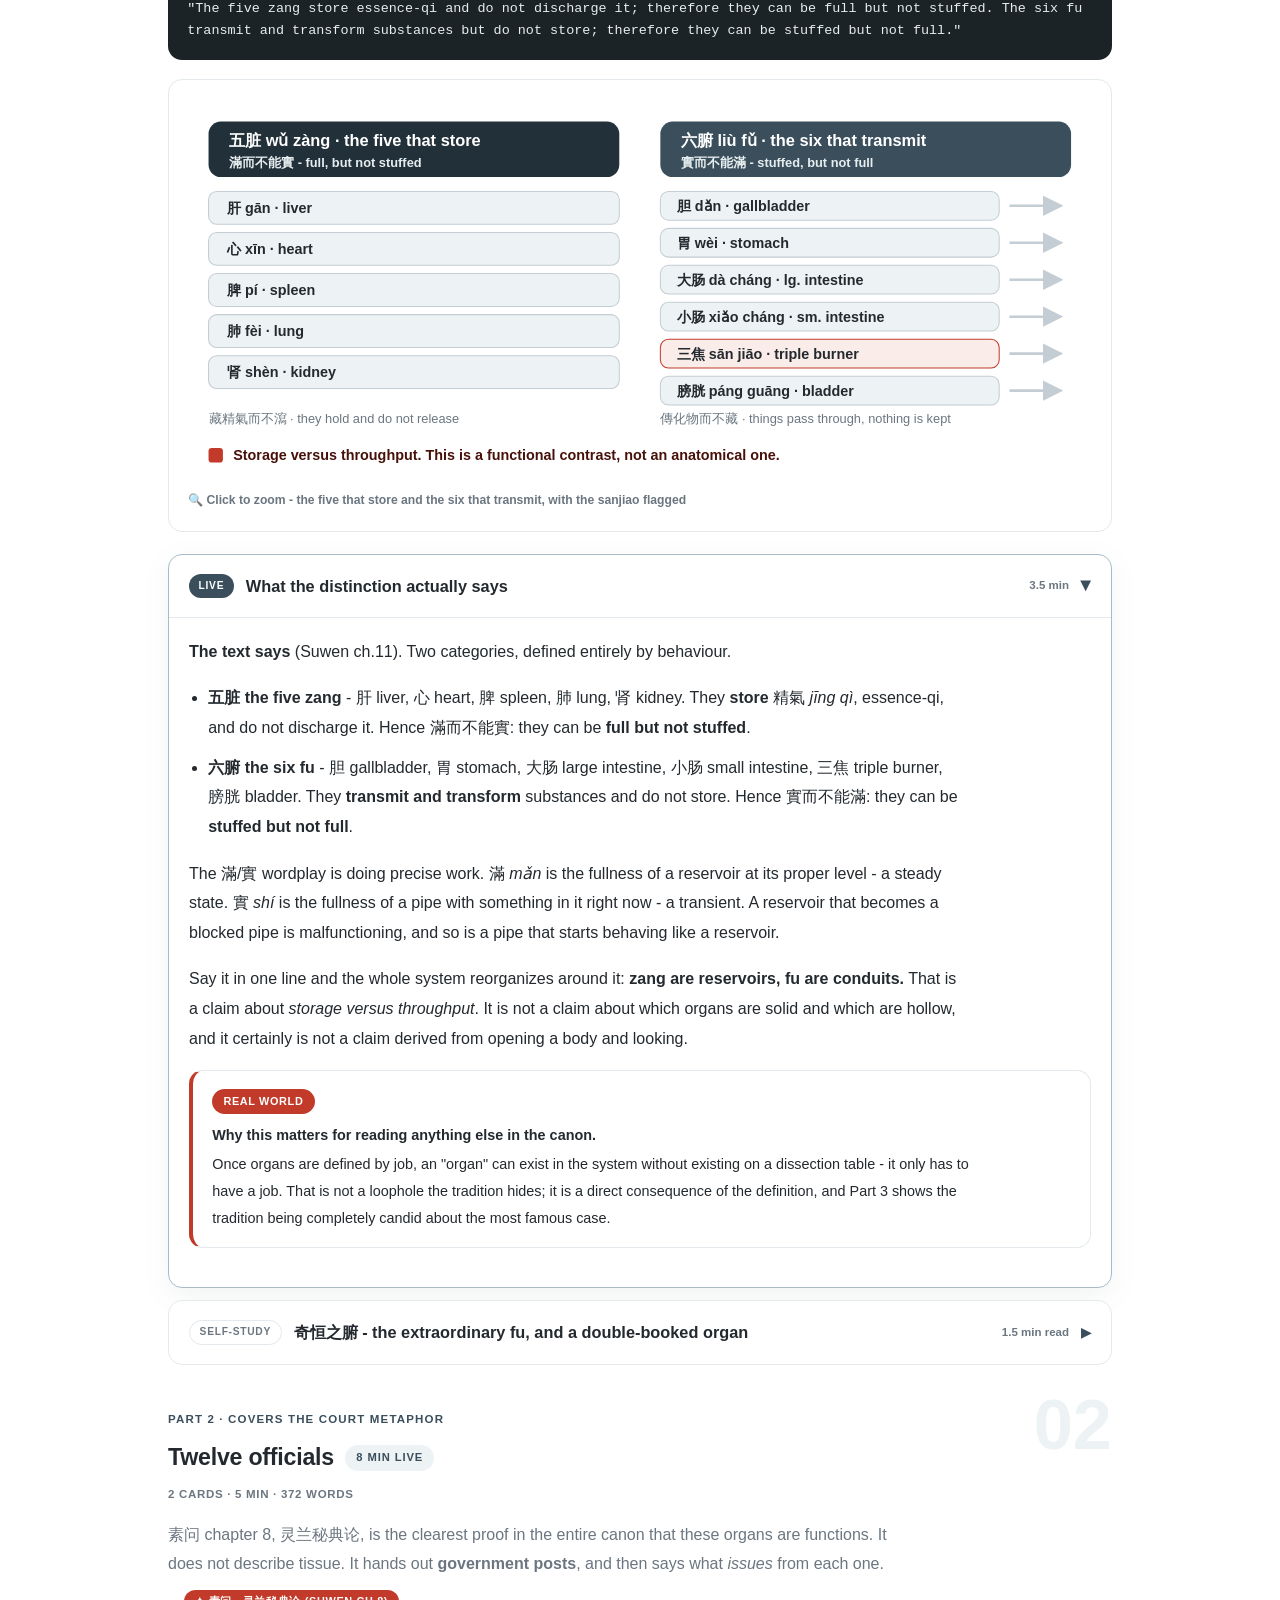
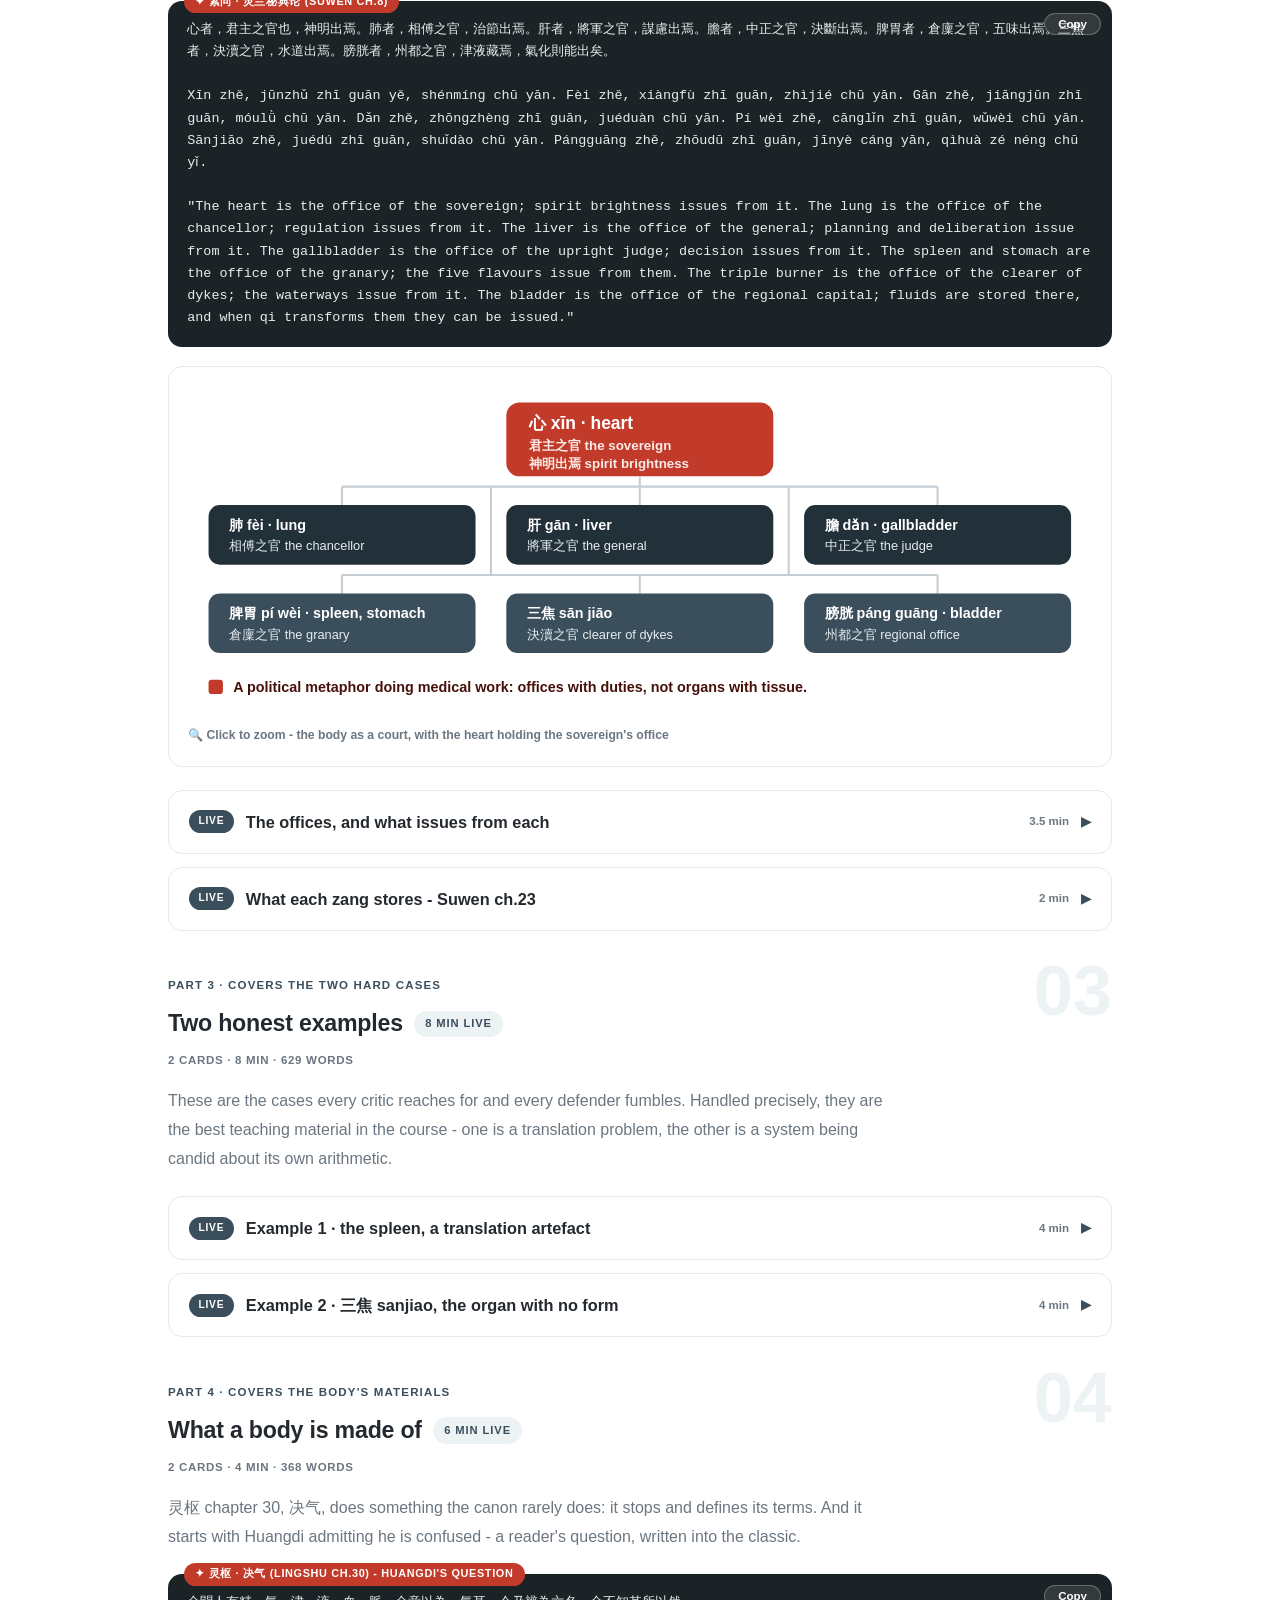
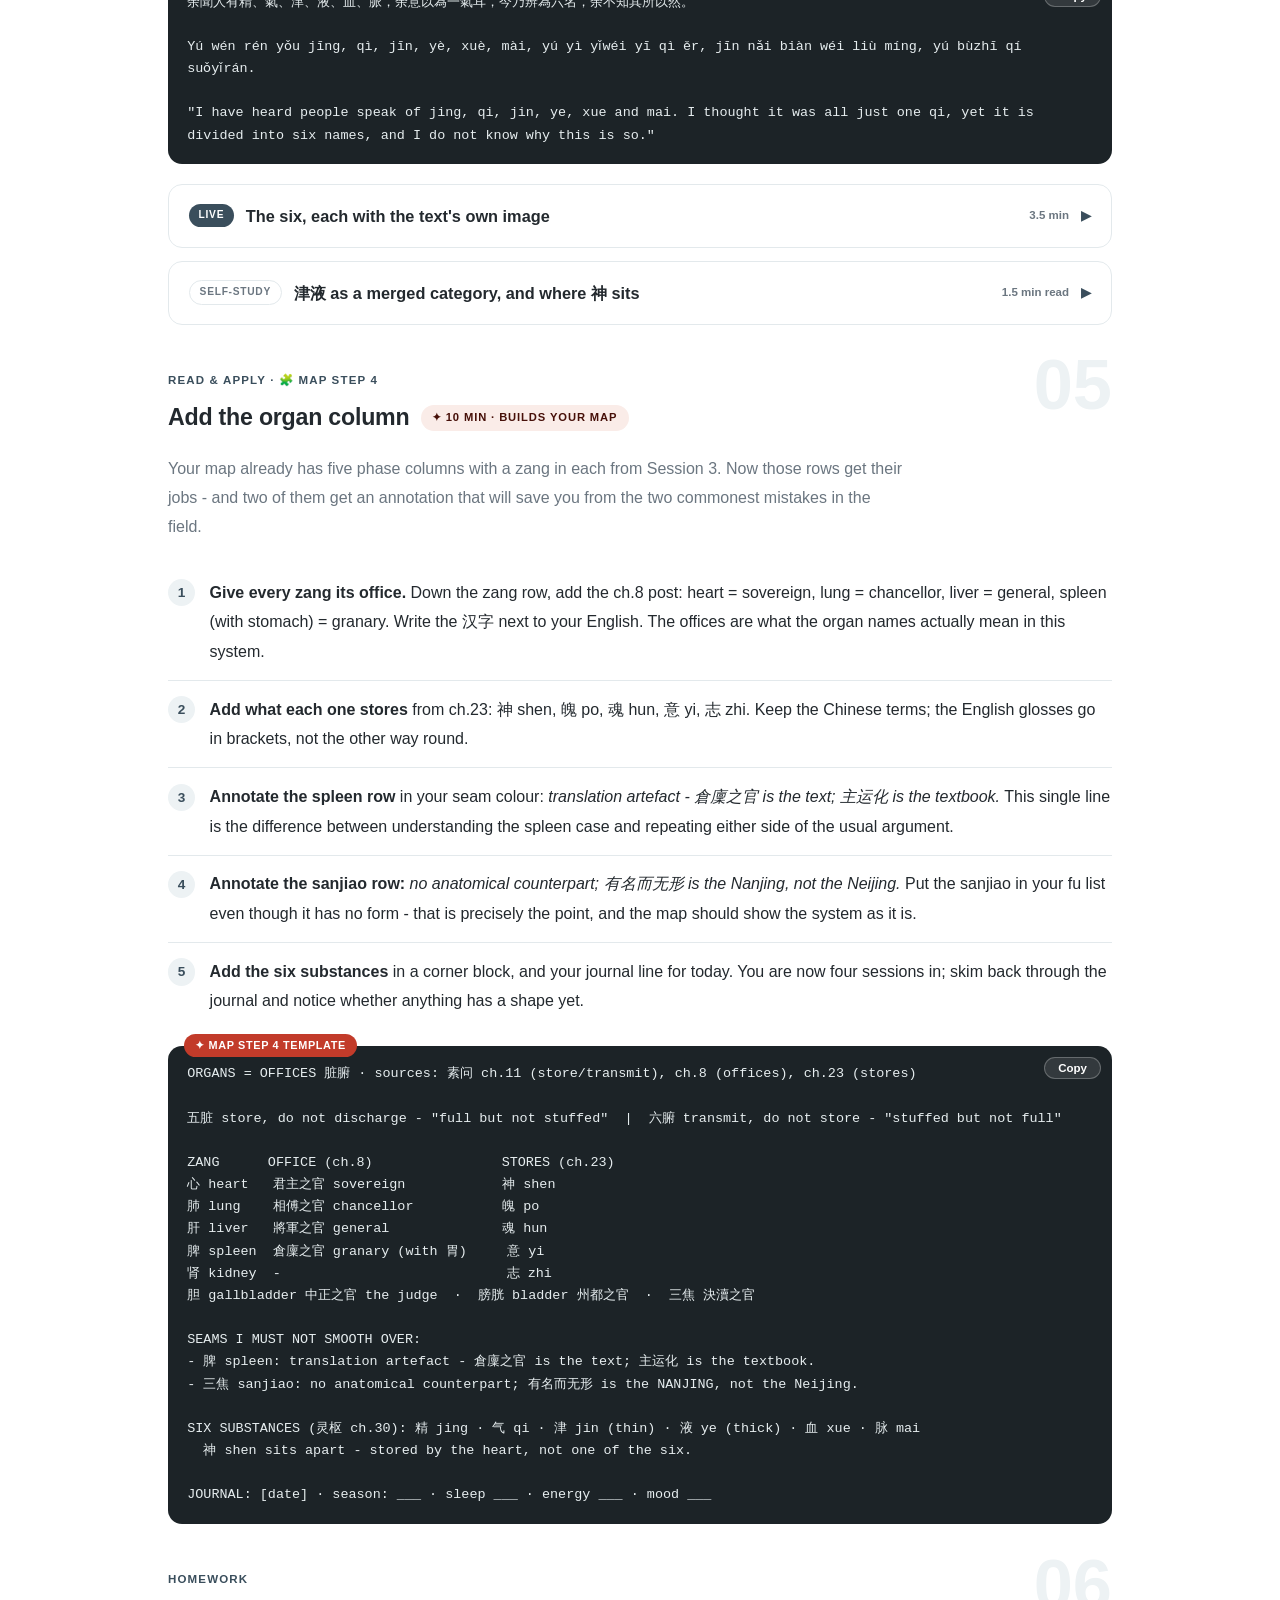
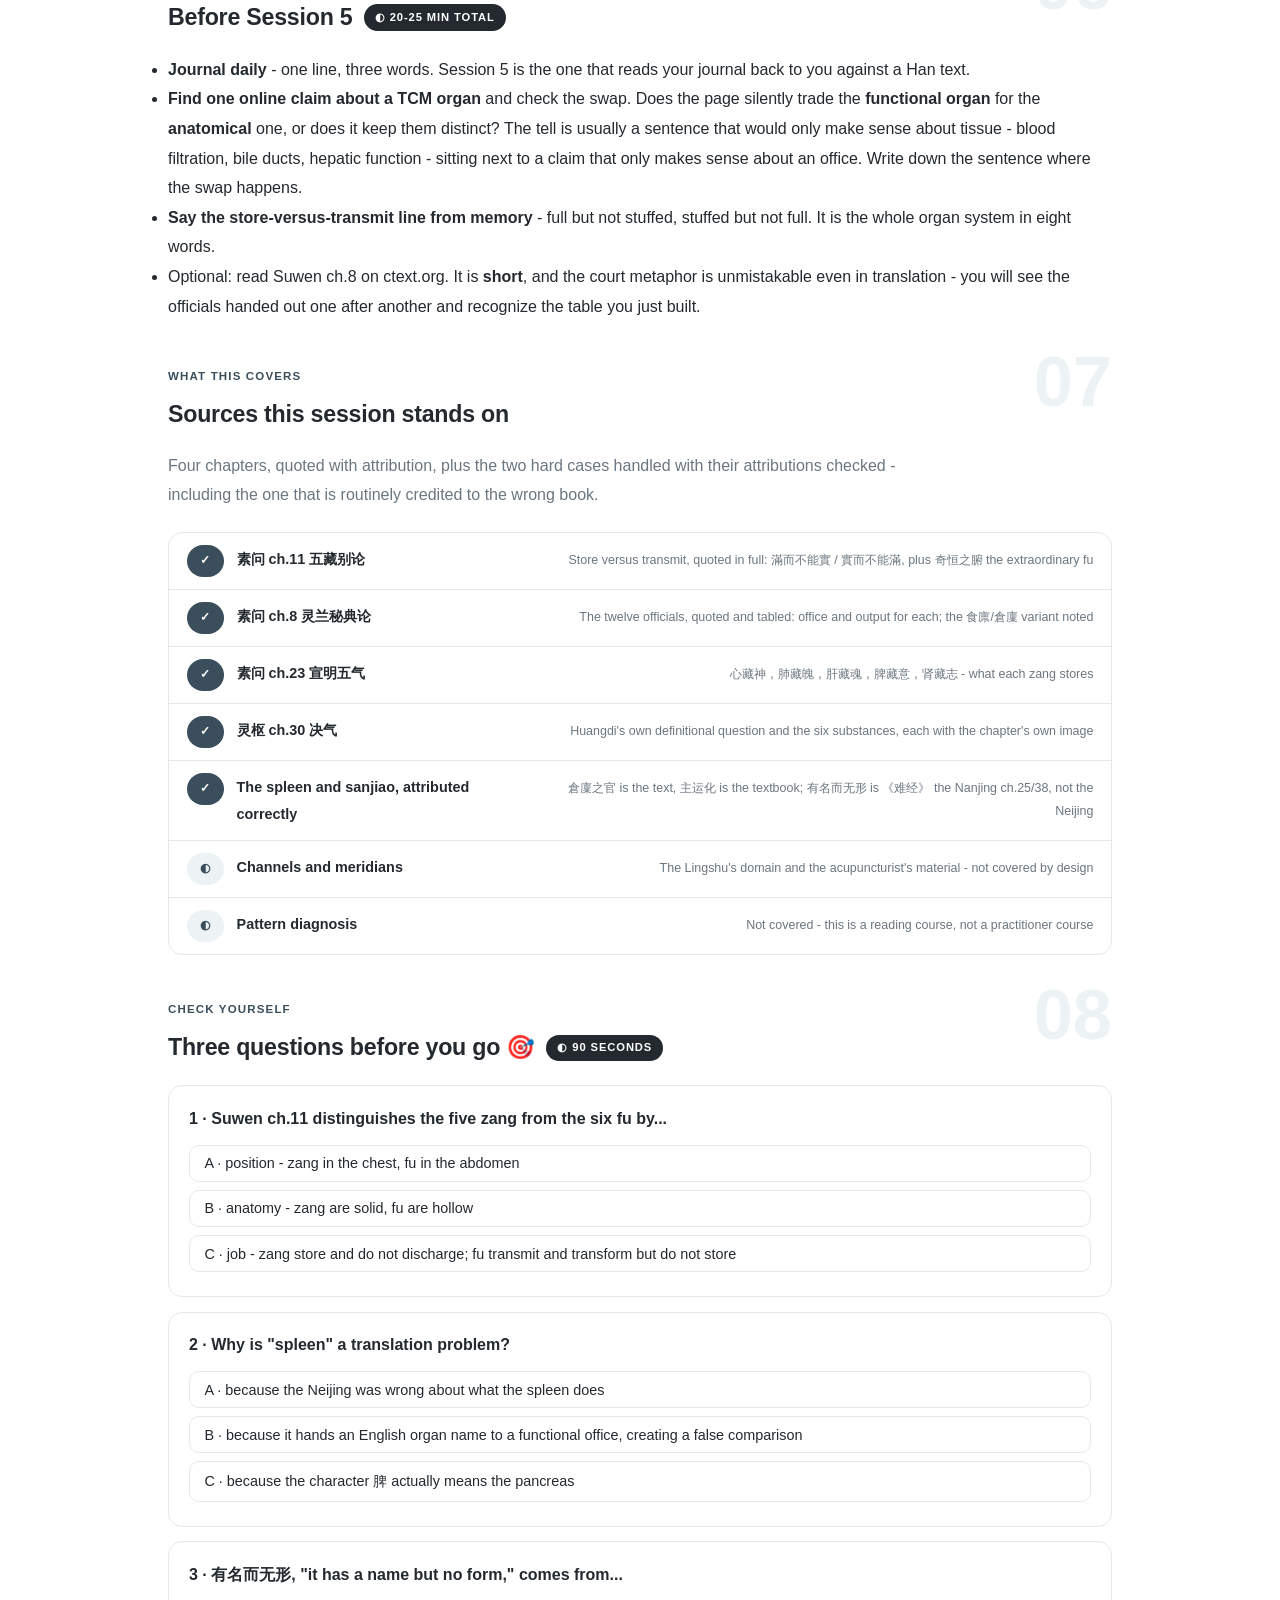
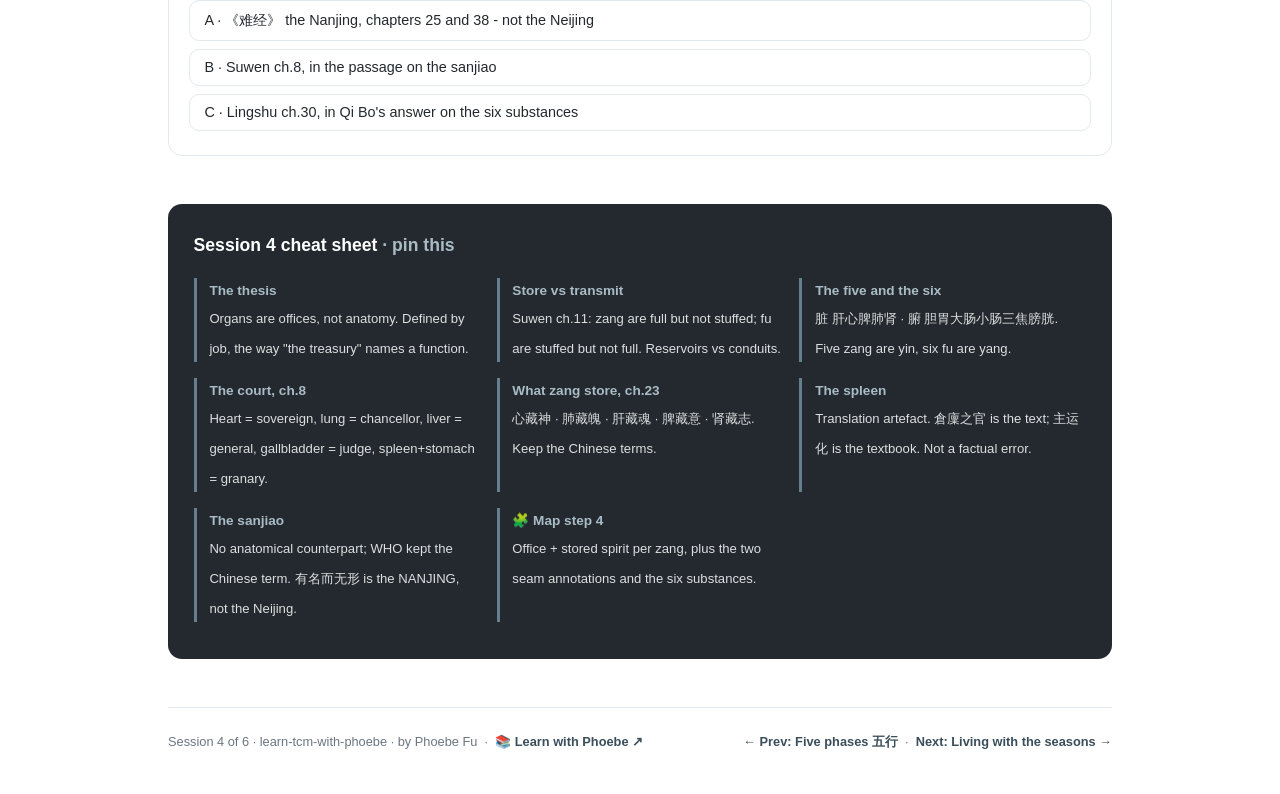
<file: courses/04-zang-fu.html>
<!DOCTYPE html>
<html lang="en">
<head>
<meta charset="UTF-8">
<meta name="viewport" content="width=device-width, initial-scale=1.0">
<!-- social:start -->
<meta name="description" content="Almost every argument about Chinese medicine on the internet is really an argument about words. Someone says the TCM liver is not the liver; someone else says of course it is, it is right...">
<meta property="og:type" content="article">
<meta property="og:site_name" content="Learn with Phoebe">
<meta property="og:title" content="The body according to the Neijing: zang-fu 脏腑 - learn tcm with phoebe">
<meta property="og:description" content="Almost every argument about Chinese medicine on the internet is really an argument about words. Someone says the TCM liver is not the liver; someone else says of course it is, it is right...">
<meta property="og:url" content="https://phoebefu6.github.io/learn-tcm-with-phoebe/courses/04-zang-fu.html">
<meta property="og:image" content="https://phoebefu6.github.io/learn-tcm-with-phoebe/assets/og-cover.png">
<meta property="og:image:width" content="1200">
<meta property="og:image:height" content="630">
<meta name="twitter:card" content="summary_large_image">
<meta name="twitter:title" content="The body according to the Neijing: zang-fu 脏腑 - learn tcm with phoebe">
<meta name="twitter:description" content="Almost every argument about Chinese medicine on the internet is really an argument about words. Someone says the TCM liver is not the liver; someone else says of course it is, it is right...">
<meta name="twitter:image" content="https://phoebefu6.github.io/learn-tcm-with-phoebe/assets/og-cover.png">
<!-- social:end -->
<title>Session 4 · The body according to the Neijing: zang-fu 脏腑 - learn tcm with phoebe</title>
<link rel="stylesheet" href="../assets/style.css?v=10">
</head>
<body>

<div class="toolbar">
  <div class="wrap">
    <span class="crumb"><a href="../index.html">learn-tcm-with-phoebe</a> / Session 4 of 6</span>
    <button class="btn" id="toggle-all" type="button">Expand all</button>
    <button class="btn primary" id="zoom-toggle" type="button">Projector zoom: off</button>
  </div>
</div>

<header class="masthead">
  <div class="wrap">
    <div class="eyebrow">Learn TCM with Phoebe · Session 4 of 6</div>
    <h1>The body according to the Neijing: <span class="accent">zang-fu 脏腑</span></h1>
    <p class="sub">The organ names are the single most misunderstood part of Chinese medicine, and the misunderstanding is mostly a translation problem. The Neijing's organs are <strong>offices</strong>, not anatomy. Once you see that, the system's coherence and its limits both become obvious in the same moment - and two famous examples stop being embarrassing and start being interesting.</p>
    <div class="chip-row">
      <span class="chip level">🟡 Building</span>
      <span class="chip audience">Functional not anatomical</span>
      <span class="chip audience">The honest examples</span>
      <span class="chip time">45 min + self-study depth</span>
    </div>
    <div class="agenda">
      <span class="a1" style="flex:1">0-3 · Welcome</span>
      <span class="a2" style="flex:5">3-28 · The offices</span>
      <span class="a3" style="flex:3">28-40 · Read &amp; apply</span>
      <span class="a4" style="flex:1">40-45 · Q&amp;A</span>
    </div>
  </div>
</header>

<main class="wrap">

  <!-- ============ INTRO ============ -->
  <section class="section" id="intro">
    <div class="section-kicker">
      <span class="klabel">Part 0</span>
      <h2>Why this session exists</h2>
    </div>
    <p class="lede">Almost every argument about Chinese medicine on the internet is really an argument about words. Someone says the TCM liver is not the liver; someone else says of course it is, it is right there in the name. Both are talking past each other, because 肝 and "liver" are not the same kind of noun. This session's thesis is one sentence: <strong>the Neijing's organs are offices, not anatomy.</strong> They are defined by what they do in a system, the way "the treasury" names a function rather than a building. Hold that, and the system's internal coherence and its hard limits arrive together, in the same breath.</p>
    <div class="legend">
      <span class="pill solid">Live - covered in session</span>
      <span class="pill light">Self-study - read after</span>
      <span class="pill peach">✦ Reading prompt</span>
      <span class="pill inkpill">🧩 Your Neijing map, step 4</span>
    </div>
    <div class="callout win">
      <strong>★ What you walk out with today</strong>
      The store-versus-transmit distinction that defines zang and fu; the twelve officials of Suwen ch.8 as a table you can read off; what each zang stores; the six substances a body is made of according to Lingshu ch.30; and the two honest examples - the spleen and the sanjiao - with their attributions correct.
    </div>
    <div class="callout tip">
      <strong>The honesty rail (used on every page)</strong>
      <strong>The text says</strong> - what the Neijing itself states, with a chapter number. <strong>Tradition holds</strong> - later systematization, not in the Neijing. <strong>Research says</strong> - modern evidence, study named, numbers exact. Never blurred. Today the rail earns its keep twice: 主运化 is a textbook phrase, not a Neijing phrase, and 有名而无形 belongs to a different classic entirely. This is a reading course about a classic and a living tradition, not medical advice; the US National Center for Complementary and Integrative Health puts it plainly: "Don't use TCM to replace or delay seeking conventional care."
    </div>
  </section>

  <!-- ============ PART 1: STORE VS TRANSMIT ============ -->
  <section class="section" id="store-transmit">
    <div class="section-kicker">
      <span class="klabel">Part 1 · covers the founding distinction</span>
      <h2>Store versus transmit <span class="tag concept">7 min live</span></h2>
    </div>
    <p class="lede">素问 chapter 11, 五藏别论 - "A Separate Discourse on the Five Zang" - draws the line that organizes the whole organ system. It is not a line between chest and belly, or between solid and hollow. It is a line between two <em>jobs</em>.</p>

    <div class="prompt-box good"><span class="label">✦ 素问 · 五藏别论 (Suwen ch.11)</span>所謂五藏者，藏精氣而不瀉也，故滿而不能實。六府者，傳化物而不藏，故實而不能滿也。

Suǒwèi wǔ zàng zhě, cáng jīng qì ér bù xiè yě, gù mǎn ér bù néng shí. Liù fǔ zhě, chuán huà wù ér bù cáng, gù shí ér bù néng mǎn yě.

"The five zang store essence-qi and do not discharge it; therefore they can be full but not stuffed. The six fu transmit and transform substances but do not store; therefore they can be stuffed but not full."</div>

    <figure class="zoomable">
      <svg viewBox="0 0 880 370" xmlns="http://www.w3.org/2000/svg" role="img" aria-label="Five zang that store versus six fu that transmit, with throughput arrows on the fu side">
        <style>
          .zf4aH { font: 700 16px Inter, sans-serif; fill: #FFFFFF; }
          .zf4aS { font: 600 12.5px Inter, sans-serif; fill: #E6EDEF; }
          .zf4aI { font: 700 14px Inter, sans-serif; fill: #23292E; }
          .zf4aX { font: 400 12.5px Inter, sans-serif; fill: #6B7680; }
          .zf4aN { font: 600 14px Inter, sans-serif; fill: #471009; }
        </style>
        <defs>
          <marker id="zf4aArrow" markerWidth="8" markerHeight="8" refX="7" refY="4" orient="auto">
            <path d="M0,0 L8,4 L0,8 z" fill="#C4CDD3"/>
          </marker>
        </defs>
        <rect x="20" y="22" width="400" height="54" rx="12" fill="#22303A"/>
        <text class="zf4aH" x="40" y="46">五脏 wǔ zàng · the five that store</text>
        <text class="zf4aS" x="40" y="66">滿而不能實 - full, but not stuffed</text>
        <rect x="460" y="22" width="400" height="54" rx="12" fill="#3A4E5C"/>
        <text class="zf4aH" x="480" y="46">六腑 liù fǔ · the six that transmit</text>
        <text class="zf4aS" x="480" y="66">實而不能滿 - stuffed, but not full</text>

        <rect x="20" y="90" width="400" height="32" rx="8" fill="#EDF2F4" stroke="#C4CDD3"/>
        <text class="zf4aI" x="38" y="111">肝 gān · liver</text>
        <rect x="20" y="130" width="400" height="32" rx="8" fill="#EDF2F4" stroke="#C4CDD3"/>
        <text class="zf4aI" x="38" y="151">心 xīn · heart</text>
        <rect x="20" y="170" width="400" height="32" rx="8" fill="#EDF2F4" stroke="#C4CDD3"/>
        <text class="zf4aI" x="38" y="191">脾 pí · spleen</text>
        <rect x="20" y="210" width="400" height="32" rx="8" fill="#EDF2F4" stroke="#C4CDD3"/>
        <text class="zf4aI" x="38" y="231">肺 fèi · lung</text>
        <rect x="20" y="250" width="400" height="32" rx="8" fill="#EDF2F4" stroke="#C4CDD3"/>
        <text class="zf4aI" x="38" y="271">肾 shèn · kidney</text>

        <rect x="460" y="90" width="330" height="28" rx="8" fill="#EDF2F4" stroke="#C4CDD3"/>
        <text class="zf4aI" x="476" y="109">胆 dǎn · gallbladder</text>
        <line x1="800" y1="104" x2="850" y2="104" stroke="#C4CDD3" stroke-width="2.5" marker-end="url(#zf4aArrow)"/>
        <rect x="460" y="126" width="330" height="28" rx="8" fill="#EDF2F4" stroke="#C4CDD3"/>
        <text class="zf4aI" x="476" y="145">胃 wèi · stomach</text>
        <line x1="800" y1="140" x2="850" y2="140" stroke="#C4CDD3" stroke-width="2.5" marker-end="url(#zf4aArrow)"/>
        <rect x="460" y="162" width="330" height="28" rx="8" fill="#EDF2F4" stroke="#C4CDD3"/>
        <text class="zf4aI" x="476" y="181">大肠 dà cháng · lg. intestine</text>
        <line x1="800" y1="176" x2="850" y2="176" stroke="#C4CDD3" stroke-width="2.5" marker-end="url(#zf4aArrow)"/>
        <rect x="460" y="198" width="330" height="28" rx="8" fill="#EDF2F4" stroke="#C4CDD3"/>
        <text class="zf4aI" x="476" y="217">小肠 xiǎo cháng · sm. intestine</text>
        <line x1="800" y1="212" x2="850" y2="212" stroke="#C4CDD3" stroke-width="2.5" marker-end="url(#zf4aArrow)"/>
        <rect x="460" y="234" width="330" height="28" rx="8" fill="#FAECE8" stroke="#C23B2A"/>
        <text class="zf4aI" x="476" y="253">三焦 sān jiāo · triple burner</text>
        <line x1="800" y1="248" x2="850" y2="248" stroke="#C4CDD3" stroke-width="2.5" marker-end="url(#zf4aArrow)"/>
        <rect x="460" y="270" width="330" height="28" rx="8" fill="#EDF2F4" stroke="#C4CDD3"/>
        <text class="zf4aI" x="476" y="289">膀胱 páng guāng · bladder</text>
        <line x1="800" y1="284" x2="850" y2="284" stroke="#C4CDD3" stroke-width="2.5" marker-end="url(#zf4aArrow)"/>

        <text class="zf4aX" x="20" y="316">藏精氣而不瀉 · they hold and do not release</text>
        <text class="zf4aX" x="460" y="316">傳化物而不藏 · things pass through, nothing is kept</text>
        <rect x="20" y="340" width="14" height="14" rx="3" fill="#C23B2A"/>
        <text class="zf4aN" x="44" y="352">Storage versus throughput. This is a functional contrast, not an anatomical one.</text>
      </svg>
      <figcaption>🔍 Click to zoom - the five that store and the six that transmit, with the sanjiao flagged</figcaption>
    </figure>

    <details class="card" open>
      <summary><span class="mode live">Live</span>What the distinction actually says<span class="mini">3.5 min</span><span class="caret">▶</span></summary>
      <div class="body">
        <p><strong>The text says</strong> (Suwen ch.11). Two categories, defined entirely by behaviour.</p>
        <ul>
          <li><strong>五脏 the five zang</strong> - 肝 liver, 心 heart, 脾 spleen, 肺 lung, 肾 kidney. They <strong>store</strong> 精氣 <em>jīng qì</em>, essence-qi, and do not discharge it. Hence 滿而不能實: they can be <strong>full but not stuffed</strong>.</li>
          <li><strong>六腑 the six fu</strong> - 胆 gallbladder, 胃 stomach, 大肠 large intestine, 小肠 small intestine, 三焦 triple burner, 膀胱 bladder. They <strong>transmit and transform</strong> substances and do not store. Hence 實而不能滿: they can be <strong>stuffed but not full</strong>.</li>
        </ul>
        <p>The 滿/實 wordplay is doing precise work. 滿 <em>mǎn</em> is the fullness of a reservoir at its proper level - a steady state. 實 <em>shí</em> is the fullness of a pipe with something in it right now - a transient. A reservoir that becomes a blocked pipe is malfunctioning, and so is a pipe that starts behaving like a reservoir.</p>
        <p>Say it in one line and the whole system reorganizes around it: <strong>zang are reservoirs, fu are conduits.</strong> That is a claim about <em>storage versus throughput</em>. It is not a claim about which organs are solid and which are hollow, and it certainly is not a claim derived from opening a body and looking.</p>
        <div class="callout example">
          <span class="ex-pill">Real world</span>
          <p><strong>Why this matters for reading anything else in the canon.</strong> Once organs are defined by job, an "organ" can exist in the system without existing on a dissection table - it only has to have a job. That is not a loophole the tradition hides; it is a direct consequence of the definition, and Part 3 shows the tradition being completely candid about the most famous case.</p>
        </div>
      </div>
    </details>

    <details class="card">
      <summary><span class="mode self">Self-study</span>奇恒之腑 - the extraordinary fu, and a double-booked organ<span class="mini">1.5 min read</span><span class="caret">▶</span></summary>
      <div class="body">
        <p>The same chapter names a third category that sits awkwardly across the line: <strong>奇恒之腑</strong> <em>qí héng zhī fǔ</em>, the "extraordinary fu" - 脑 brain, 髓 marrow, 骨 bone, 脉 vessels, 胆 gallbladder, 女子胞 uterus.</p>
        <p>Their defining feature is that they are <strong>shaped like fu but behave like zang</strong>: hollow in form, storing in function. The neat two-way sort turns out to need an exceptions bin, which is what usually happens to neat two-way sorts.</p>
        <p>Note the 胆 gallbladder in that list. It is <strong>double-listed</strong> - counted among the six ordinary fu <em>and</em> among the extraordinary ones. The tradition notices and discusses it rather than quietly dropping one entry, which is the same intellectual habit you saw with 长夏 in Session 3: the seam is visible in the primary text to anyone who reads carefully.</p>
      </div>
    </details>
  </section>

  <!-- ============ PART 2: TWELVE OFFICIALS ============ -->
  <section class="section" id="officials">
    <div class="section-kicker">
      <span class="klabel">Part 2 · covers the court metaphor</span>
      <h2>Twelve officials <span class="tag concept">8 min live</span></h2>
    </div>
    <p class="lede">素问 chapter 8, 灵兰秘典论, is the clearest proof in the entire canon that these organs are functions. It does not describe tissue. It hands out <strong>government posts</strong>, and then says what <em>issues</em> from each one.</p>

    <div class="prompt-box good"><span class="label">✦ 素问 · 灵兰秘典论 (Suwen ch.8)</span>心者，君主之官也，神明出焉。肺者，相傅之官，治節出焉。肝者，將軍之官，謀慮出焉。膽者，中正之官，決斷出焉。脾胃者，倉廩之官，五味出焉。三焦者，決瀆之官，水道出焉。膀胱者，州都之官，津液藏焉，氣化則能出矣。

Xīn zhě, jūnzhǔ zhī guān yě, shénmíng chū yān. Fèi zhě, xiàngfù zhī guān, zhìjié chū yān. Gān zhě, jiāngjūn zhī guān, móulǜ chū yān. Dǎn zhě, zhōngzhèng zhī guān, juéduàn chū yān. Pí wèi zhě, cānglǐn zhī guān, wǔwèi chū yān. Sānjiāo zhě, juédú zhī guān, shuǐdào chū yān. Pángguāng zhě, zhōudū zhī guān, jīnyè cáng yān, qìhuà zé néng chū yǐ.

"The heart is the office of the sovereign; spirit brightness issues from it. The lung is the office of the chancellor; regulation issues from it. The liver is the office of the general; planning and deliberation issue from it. The gallbladder is the office of the upright judge; decision issues from it. The spleen and stomach are the office of the granary; the five flavours issue from them. The triple burner is the office of the clearer of dykes; the waterways issue from it. The bladder is the office of the regional capital; fluids are stored there, and when qi transforms them they can be issued."</div>

    <figure class="zoomable">
      <svg viewBox="0 0 880 320" xmlns="http://www.w3.org/2000/svg" role="img" aria-label="The body as a court: the heart as sovereign with the other offices arranged below">
        <style>
          .zf4bH { font: 800 17px Inter, sans-serif; fill: #FFFFFF; }
          .zf4bS { font: 700 13px Inter, sans-serif; fill: #FAECE8; }
          .zf4bO { font: 700 14px Inter, sans-serif; fill: #FFFFFF; }
          .zf4bF { font: 400 12.5px Inter, sans-serif; fill: #E6EDEF; }
          .zf4bN { font: 600 14px Inter, sans-serif; fill: #471009; }
        </style>
        <rect x="310" y="16" width="260" height="72" rx="13" fill="#C23B2A"/>
        <text class="zf4bH" x="332" y="42">心 xīn · heart</text>
        <text class="zf4bS" x="332" y="62">君主之官 the sovereign</text>
        <text class="zf4bS" x="332" y="80">神明出焉 spirit brightness</text>

        <line x1="440" y1="88" x2="440" y2="98" stroke="#C4CDD3" stroke-width="2"/>
        <line x1="150" y1="98" x2="730" y2="98" stroke="#C4CDD3" stroke-width="2"/>
        <line x1="150" y1="98" x2="150" y2="116" stroke="#C4CDD3" stroke-width="2"/>
        <line x1="440" y1="98" x2="440" y2="116" stroke="#C4CDD3" stroke-width="2"/>
        <line x1="730" y1="98" x2="730" y2="116" stroke="#C4CDD3" stroke-width="2"/>
        <line x1="295" y1="98" x2="295" y2="184" stroke="#C4CDD3" stroke-width="2"/>
        <line x1="585" y1="98" x2="585" y2="184" stroke="#C4CDD3" stroke-width="2"/>
        <line x1="150" y1="184" x2="730" y2="184" stroke="#C4CDD3" stroke-width="2"/>
        <line x1="150" y1="184" x2="150" y2="202" stroke="#C4CDD3" stroke-width="2"/>
        <line x1="440" y1="184" x2="440" y2="202" stroke="#C4CDD3" stroke-width="2"/>
        <line x1="730" y1="184" x2="730" y2="202" stroke="#C4CDD3" stroke-width="2"/>

        <rect x="20" y="116" width="260" height="58" rx="11" fill="#22303A"/>
        <text class="zf4bO" x="40" y="140">肺 fèi · lung</text>
        <text class="zf4bF" x="40" y="160">相傅之官 the chancellor</text>
        <rect x="310" y="116" width="260" height="58" rx="11" fill="#22303A"/>
        <text class="zf4bO" x="330" y="140">肝 gān · liver</text>
        <text class="zf4bF" x="330" y="160">將軍之官 the general</text>
        <rect x="600" y="116" width="260" height="58" rx="11" fill="#22303A"/>
        <text class="zf4bO" x="620" y="140">膽 dǎn · gallbladder</text>
        <text class="zf4bF" x="620" y="160">中正之官 the judge</text>

        <rect x="20" y="202" width="260" height="58" rx="11" fill="#3A4E5C"/>
        <text class="zf4bO" x="40" y="226">脾胃 pí wèi · spleen, stomach</text>
        <text class="zf4bF" x="40" y="246">倉廩之官 the granary</text>
        <rect x="310" y="202" width="260" height="58" rx="11" fill="#3A4E5C"/>
        <text class="zf4bO" x="330" y="226">三焦 sān jiāo</text>
        <text class="zf4bF" x="330" y="246">決瀆之官 clearer of dykes</text>
        <rect x="600" y="202" width="260" height="58" rx="11" fill="#3A4E5C"/>
        <text class="zf4bO" x="620" y="226">膀胱 páng guāng · bladder</text>
        <text class="zf4bF" x="620" y="246">州都之官 regional office</text>

        <rect x="20" y="286" width="14" height="14" rx="3" fill="#C23B2A"/>
        <text class="zf4bN" x="44" y="298">A political metaphor doing medical work: offices with duties, not organs with tissue.</text>
      </svg>
      <figcaption>🔍 Click to zoom - the body as a court, with the heart holding the sovereign's office</figcaption>
    </figure>

    <details class="card">
      <summary><span class="mode live">Live</span>The offices, and what issues from each<span class="mini">3.5 min</span><span class="caret">▶</span></summary>
      <div class="body">
        <p><strong>The text says</strong> (Suwen ch.8). Read the third column and notice that every entry is an <strong>output</strong> - something the office produces or releases. That is a job description.</p>
        <table class="clean">
          <thead><tr><th>Organ</th><th>Office 官</th><th>What issues from it</th></tr></thead>
          <tbody>
            <tr><td>心 <em>xīn</em>, heart</td><td>君主之官 the sovereign</td><td>神明 spirit brightness</td></tr>
            <tr><td>肺 <em>fèi</em>, lung</td><td>相傅之官 the chancellor</td><td>治節 regulation and rhythm</td></tr>
            <tr><td>肝 <em>gān</em>, liver</td><td>將軍之官 the general</td><td>謀慮 planning and deliberation</td></tr>
            <tr><td>膽 <em>dǎn</em>, gallbladder</td><td>中正之官 the upright judge</td><td>決斷 decision</td></tr>
            <tr><td>脾胃 <em>pí wèi</em>, spleen and stomach</td><td>倉廩之官 the granary</td><td>五味 the five flavours</td></tr>
            <tr><td>三焦 <em>sānjiāo</em>, triple burner</td><td>決瀆之官 the clearer of dykes</td><td>水道 the waterways</td></tr>
            <tr><td>膀胱 <em>pángguāng</em>, bladder</td><td>州都之官 the regional capital</td><td>津液 fluids, released once qi transforms them</td></tr>
          </tbody>
        </table>
        <p>The chapter is a sustained <strong>political metaphor doing medical work</strong>. A general plans; a chancellor keeps the rhythm of administration; a judge decides; a granary handles supply; a hydraulic engineer clears the dykes. The body is being described as a well-run state, which is exactly what correlative cosmology promised in Session 2: the cosmos, the state and the body get sorted with one vocabulary.</p>
        <div class="callout tip">
          <strong>A textual note worth having</strong>
          Some editions read <strong>食廪之官</strong> rather than <strong>倉廩之官</strong> for the spleen and stomach. This course uses 倉廩, "the granary" - but you will meet the variant, and knowing that a character can differ between editions is the Session 1 lesson arriving in practice.
        </div>
      </div>
    </details>

    <details class="card">
      <summary><span class="mode live">Live</span>What each zang stores - Suwen ch.23<span class="mini">2 min</span><span class="caret">▶</span></summary>
      <div class="body">
        <p><strong>The text says</strong> (素问 ch.23 宣明五气). Five clauses, one per zang, assigning each a mental or spiritual charge:</p>
        <div class="prompt-box good"><span class="label">✦ 素问 · 宣明五气 (Suwen ch.23)</span>心藏神，肺藏魄，肝藏魂，脾藏意，肾藏志。

Xīn cáng shén, fèi cáng pò, gān cáng hún, pí cáng yì, shèn cáng zhì.

"The heart stores shen (spirit), the lung stores po (the corporeal soul), the liver stores hun (the ethereal soul), the spleen stores yi (thought, intention), the kidney stores zhi (will, purpose)."</div>
        <p>Set this next to ch.11 and the design becomes visible. Chapter 11 said the zang <strong>store</strong> and do not discharge. Chapter 23 says <strong>what</strong> each one stores. The two chapters are one idea in two instalments, and 神 <em>shén</em> appears in both this list and the ch.8 office of the heart - the sovereign's office is also the storehouse of spirit.</p>
        <p>Do not over-translate 魂 <em>hún</em> and 魄 <em>pò</em>. English "soul" carries freight this vocabulary does not; the safest handling is to keep the Chinese term, give the standard gloss, and leave it there.</p>
      </div>
    </details>
  </section>

  <!-- ============ PART 3: TWO HONEST EXAMPLES ============ -->
  <section class="section" id="honest">
    <div class="section-kicker">
      <span class="klabel">Part 3 · covers the two hard cases</span>
      <h2>Two honest examples <span class="tag concept">8 min live</span></h2>
    </div>
    <p class="lede">These are the cases every critic reaches for and every defender fumbles. Handled precisely, they are the best teaching material in the course - one is a translation problem, the other is a system being candid about its own arithmetic.</p>

    <details class="card">
      <summary><span class="mode live">Live</span>Example 1 · the spleen, a translation artefact<span class="mini">4 min</span><span class="caret">▶</span></summary>
      <div class="body">
        <p>The standard debunk goes: <em>the ancients thought the spleen digested food, and they were wrong, because the spleen is an immune and blood-filtering organ.</em> That sentence is tidy, popular, and the wrong analysis.</p>
        <p>Here is the accurate version. TCM 脾 <em>pí</em> is a <strong>functionally defined system</strong> - digestion, absorption, distribution of what food yields. The anatomical spleen is an immune and haematological organ. The two overlap in essentially <strong>nothing</strong>. But that is not a factual error the Neijing made; it is what happens when a functional term gets handed an English organ name.</p>
        <ul>
          <li><strong>The text says:</strong> 脾胃者，倉廩之官，五味出焉 - the spleen and stomach are the <strong>granary office</strong>, from which the five flavours issue (Suwen ch.8). A supply-and-storage post. Nothing about an anatomical structure.</li>
          <li><strong>Tradition holds:</strong> 主运化 <em>zhǔ yùn huà</em>, "governs transformation and transportation," is the <strong>later systematized textbook formulation</strong> built on that office. It is a fine summary. It is not a Neijing sentence, and it should never be quoted as one.</li>
        </ul>
        <p>So the honest framing is this: <strong>translating 脾 with the English word "spleen" is a translation artefact that creates a false comparison.</strong> You are not comparing two theories of one organ. You are comparing an office with a piece of tissue, because a dictionary put them under the same headword four hundred years ago. Once you say "the granary office" instead, the supposed error evaporates - and so does any temptation to treat the office as a physiological claim about the actual spleen.</p>
        <div class="callout example">
          <span class="ex-pill">Real world</span>
          <p><strong>Where this bites in practice.</strong> A page says "TCM strengthens the spleen." A reader pictures the organ under their left ribs and reasonably asks what that means for someone who has had a splenectomy. The question is unanswerable because the sentence has silently swapped an office for a tissue. Your homework is to go find one of these in the wild - they take about ninety seconds to locate.</p>
        </div>
      </div>
    </details>

    <details class="card">
      <summary><span class="mode live">Live</span>Example 2 · 三焦 sanjiao, the organ with no form<span class="mini">4 min</span><span class="caret">▶</span></summary>
      <div class="body">
        <p>This is the best honest example in Chinese medicine, and it is honest because <em>the tradition says it first</em>.</p>
        <p><strong>三焦</strong> <em>sānjiāo</em>, usually rendered "triple burner" or "triple energizer," is counted as one of the six fu. It has <strong>no anatomical counterpart</strong> - no organ, no structure, nothing to point at. The WHO's nomenclature committee kept the untranslated Chinese term for exactly this reason: there is no English organ name to borrow, and borrowing one would repeat the spleen mistake.</p>
        <ul>
          <li><strong>The text says:</strong> the Neijing's contribution is the office. 三焦者，決瀆之官，水道出焉 - the sanjiao is the <strong>clearer of dykes</strong>, and the waterways issue from it (Suwen ch.8). A job in the water-management system of the body-state.</li>
          <li><strong>Attribution you must get right:</strong> the famous line <strong>有名而无形</strong> <em>yǒu míng ér wú xíng</em>, "it has a name but no form," is <strong>from 《难经》 the Nanjing (ch.25 and ch.38), NOT the Neijing.</strong> It is quoted as Neijing constantly. It is not.</li>
        </ul>
        <p>And the Nanjing poses the whole thing as <strong>arithmetic</strong>. Chapter 38 asks, in effect: how is it that there are five zang but six fu? The system needs the fu count to come out right against yin-yang symmetry and the five-phase pairings. It gets a sixth fu. And it says, without embarrassment, that the sixth has a name but no form.</p>
        <div class="callout example">
          <span class="ex-pill">Real world</span>
          <p><strong>The same move, second instance.</strong> In Session 3 you watched five phases meet four seasons and 长夏 late summer appear in Suwen ch.22 to fill the gap. This is that move again: a scheme requires a slot, the slot gets filled, and the tradition writes down what it did. A system that patches itself in public is telling you exactly what kind of system it is - one that fits phenomena into a scheme, rather than deriving a scheme from phenomena. Two clean instances in two sessions is not cherry-picking; it is the method showing itself.</p>
        </div>
      </div>
    </details>
  </section>

  <!-- ============ PART 4: SUBSTANCES ============ -->
  <section class="section" id="substances">
    <div class="section-kicker">
      <span class="klabel">Part 4 · covers the body's materials</span>
      <h2>What a body is made of <span class="tag concept">6 min live</span></h2>
    </div>
    <p class="lede">灵枢 chapter 30, 决气, does something the canon rarely does: it stops and defines its terms. And it starts with Huangdi admitting he is confused - a reader's question, written into the classic.</p>

    <div class="prompt-box good"><span class="label">✦ 灵枢 · 决气 (Lingshu ch.30) - Huangdi's question</span>余聞人有精、氣、津、液、血、脈，余意以為一氣耳，今乃辨為六名，余不知其所以然。

Yú wén rén yǒu jīng, qì, jīn, yè, xuè, mài, yú yì yǐwéi yī qì ěr, jīn nǎi biàn wéi liù míng, yú bùzhī qí suǒyǐrán.

"I have heard people speak of jing, qi, jin, ye, xue and mai. I thought it was all just one qi, yet it is divided into six names, and I do not know why this is so."</div>

    <details class="card">
      <summary><span class="mode live">Live</span>The six, each with the text's own image<span class="mini">3.5 min</span><span class="caret">▶</span></summary>
      <div class="body">
        <p><strong>The text says</strong> (Lingshu ch.30). Qi Bo answers term by term, and the definitions are pictures rather than measurements.</p>
        <table class="clean">
          <thead><tr><th>Term</th><th>Gloss</th><th>The text's own image</th></tr></thead>
          <tbody>
            <tr><td>精 <em>jīng</em></td><td>essence</td><td>"Two spirits join to form a shape" - born before the body itself</td></tr>
            <tr><td>氣 <em>qì</em></td><td>qi</td><td>The upper burner opens and diffuses, spreading the flavours of the five grains, "like the soaking of mist and dew"</td></tr>
            <tr><td>津 <em>jīn</em></td><td>the thin fluid</td><td>Sweat-like: the light, freely moving fluid</td></tr>
            <tr><td>液 <em>yè</em></td><td>the thick fluid</td><td>The heavy fluid of joints, brain and marrow</td></tr>
            <tr><td>血 <em>xuè</em></td><td>blood</td><td>"The middle burner takes the juice and transforms it to red"</td></tr>
            <tr><td>脈 <em>mài</em></td><td>the vessels</td><td>"Dams and channels the ying qi so it has nowhere to escape"</td></tr>
          </tbody>
        </table>
        <p>Read that column and you can see the ontology being built. Every definition is about <strong>what a thing does and where it comes from</strong>, never about what it would weigh or how it would appear under a lens. This is the same design principle as the offices in ch.8, applied one level down: the body is a set of functions all the way through.</p>
        <p>Framed neutrally, which is the only way to frame it: this is <strong>the text's own functional ontology</strong>. The course neither asserts nor denies that these six terms correspond to anything measurable. It reports what the chapter says and what kind of statement it is.</p>
      </div>
    </details>

    <details class="card">
      <summary><span class="mode self">Self-study</span>津液 as a merged category, and where 神 sits<span class="mini">1.5 min read</span><span class="caret">▶</span></summary>
      <div class="body">
        <p>Two footnotes worth carrying, both of which stop later confusion.</p>
        <p><strong>津液 is usually treated as one compound category</strong> - "body fluids," a single item on most modern lists. This chapter shows that it is a <strong>merge of two distinguished terms</strong>: 津 the thin and 液 the thick, defined separately, with different distributions. Watching a two-term distinction collapse into one compound word is a small, precise example of how a tradition simplifies itself over two thousand years.</p>
        <p><strong>神 <em>shén</em> is not on the list of six.</strong> It sits apart, and it gets its placement from the two chapters you met earlier: 心藏神, the heart stores shen (Suwen ch.23), and 神明出焉, spirit brightness issues from the heart (Suwen ch.8). So shen is not a material the body is made of - it is what the sovereign's office produces and holds. Keeping it off the substance list is a distinction the text makes; it is worth not smoothing over.</p>
      </div>
    </details>
  </section>

  <!-- ============ READ & APPLY ============ -->
  <section class="section" id="apply-1">
    <div class="section-kicker">
      <span class="klabel">Read &amp; apply · 🧩 map step 4</span>
      <h2>Add the organ column <span class="tag demo">✦ 10 min · builds your map</span></h2>
    </div>
    <p class="lede">Your map already has five phase columns with a zang in each from Session 3. Now those rows get their jobs - and two of them get an annotation that will save you from the two commonest mistakes in the field.</p>

    <div class="steps">
      <div class="step"><p><strong>Give every zang its office.</strong> Down the zang row, add the ch.8 post: heart = sovereign, lung = chancellor, liver = general, spleen (with stomach) = granary. Write the 汉字 next to your English. The offices are what the organ names actually mean in this system.</p></div>
      <div class="step"><p><strong>Add what each one stores</strong> from ch.23: 神 shen, 魄 po, 魂 hun, 意 yi, 志 zhi. Keep the Chinese terms; the English glosses go in brackets, not the other way round.</p></div>
      <div class="step"><p><strong>Annotate the spleen row</strong> in your seam colour: <em>translation artefact - 倉廩之官 is the text; 主运化 is the textbook.</em> This single line is the difference between understanding the spleen case and repeating either side of the usual argument.</p></div>
      <div class="step"><p><strong>Annotate the sanjiao row:</strong> <em>no anatomical counterpart; 有名而无形 is the Nanjing, not the Neijing.</em> Put the sanjiao in your fu list even though it has no form - that is precisely the point, and the map should show the system as it is.</p></div>
      <div class="step"><p><strong>Add the six substances</strong> in a corner block, and your journal line for today. You are now four sessions in; skim back through the journal and notice whether anything has a shape yet.</p></div>
    </div>

    <div class="prompt-box good"><span class="label">✦ Map step 4 template</span>ORGANS = OFFICES 脏腑 · sources: 素问 ch.11 (store/transmit), ch.8 (offices), ch.23 (stores)

五脏 store, do not discharge - "full but not stuffed"  |  六腑 transmit, do not store - "stuffed but not full"

ZANG      OFFICE (ch.8)                STORES (ch.23)
心 heart   君主之官 sovereign            神 shen
肺 lung    相傅之官 chancellor           魄 po
肝 liver   將軍之官 general              魂 hun
脾 spleen  倉廩之官 granary (with 胃)     意 yi
肾 kidney  -                            志 zhi
胆 gallbladder 中正之官 the judge  ·  膀胱 bladder 州都之官  ·  三焦 決瀆之官

SEAMS I MUST NOT SMOOTH OVER:
- 脾 spleen: translation artefact - 倉廩之官 is the text; 主运化 is the textbook.
- 三焦 sanjiao: no anatomical counterpart; 有名而无形 is the NANJING, not the Neijing.

SIX SUBSTANCES (灵枢 ch.30): 精 jing · 气 qi · 津 jin (thin) · 液 ye (thick) · 血 xue · 脉 mai
  神 shen sits apart - stored by the heart, not one of the six.

JOURNAL: [date] · season: ___ · sleep ___ · energy ___ · mood ___</div>
  </section>

  <!-- ============ HOMEWORK ============ -->
  <section class="section" id="exercise">
    <div class="section-kicker">
      <span class="klabel">Homework</span>
      <h2>Before Session 5 <span class="tag exercise">◐ 20-25 min total</span></h2>
    </div>
    <ul>
      <li><strong>Journal daily</strong> - one line, three words. Session 5 is the one that reads your journal back to you against a Han text.</li>
      <li><strong>Find one online claim about a TCM organ</strong> and check the swap. Does the page silently trade the <strong>functional organ</strong> for the <strong>anatomical</strong> one, or does it keep them distinct? The tell is usually a sentence that would only make sense about tissue - blood filtration, bile ducts, hepatic function - sitting next to a claim that only makes sense about an office. Write down the sentence where the swap happens.</li>
      <li><strong>Say the store-versus-transmit line from memory</strong> - full but not stuffed, stuffed but not full. It is the whole organ system in eight words.</li>
      <li>Optional: read Suwen ch.8 on ctext.org. It is <strong>short</strong>, and the court metaphor is unmistakable even in translation - you will see the officials handed out one after another and recognize the table you just built.</li>
    </ul>
  </section>

  <!-- ============ SOURCES / COVERAGE ============ -->
  <section class="section" id="official">
    <div class="section-kicker">
      <span class="klabel">What this covers</span>
      <h2>Sources this session stands on</h2>
    </div>
    <p class="lede">Four chapters, quoted with attribution, plus the two hard cases handled with their attributions checked - including the one that is routinely credited to the wrong book.</p>
    <div class="covered">
      <div class="covered-row"><span class="status pill solid">✓</span><span class="name">素问 ch.11 五藏别论</span><span class="note">Store versus transmit, quoted in full: 滿而不能實 / 實而不能滿, plus 奇恒之腑 the extraordinary fu</span></div>
      <div class="covered-row"><span class="status pill solid">✓</span><span class="name">素问 ch.8 灵兰秘典论</span><span class="note">The twelve officials, quoted and tabled: office and output for each; the 食廪/倉廩 variant noted</span></div>
      <div class="covered-row"><span class="status pill solid">✓</span><span class="name">素问 ch.23 宣明五气</span><span class="note">心藏神，肺藏魄，肝藏魂，脾藏意，肾藏志 - what each zang stores</span></div>
      <div class="covered-row"><span class="status pill solid">✓</span><span class="name">灵枢 ch.30 决气</span><span class="note">Huangdi's own definitional question and the six substances, each with the chapter's own image</span></div>
      <div class="covered-row"><span class="status pill solid">✓</span><span class="name">The spleen and sanjiao, attributed correctly</span><span class="note">倉廩之官 is the text, 主运化 is the textbook; 有名而无形 is 《难经》 the Nanjing ch.25/38, not the Neijing</span></div>
      <div class="covered-row"><span class="status pill light">◐</span><span class="name">Channels and meridians</span><span class="note">The Lingshu's domain and the acupuncturist's material - not covered by design</span></div>
      <div class="covered-row"><span class="status pill light">◐</span><span class="name">Pattern diagnosis</span><span class="note">Not covered - this is a reading course, not a practitioner course</span></div>
    </div>
  </section>

  <!-- ============ QUIZ ============ -->
  <section class="section" id="quiz">
    <div class="section-kicker">
      <span class="klabel">Check yourself</span>
      <h2>Three questions before you go 🎯 <span class="tag exercise">◐ 90 seconds</span></h2>
    </div>
    <div class="quiz-q" data-answer="2">
      <p class="qtext">1 · Suwen ch.11 distinguishes the five zang from the six fu by...</p>
      <button class="qopt" type="button">A · position - zang in the chest, fu in the abdomen</button>
      <button class="qopt" type="button">B · anatomy - zang are solid, fu are hollow</button>
      <button class="qopt" type="button">C · job - zang store and do not discharge; fu transmit and transform but do not store</button>
      <p class="qwhy">"Full but not stuffed" versus "stuffed but not full." Zang are reservoirs, fu are conduits. It is a storage-versus-throughput contrast, not an anatomical one.</p>
    </div>
    <div class="quiz-q" data-answer="1">
      <p class="qtext">2 · Why is "spleen" a translation problem?</p>
      <button class="qopt" type="button">A · because the Neijing was wrong about what the spleen does</button>
      <button class="qopt" type="button">B · because it hands an English organ name to a functional office, creating a false comparison</button>
      <button class="qopt" type="button">C · because the character 脾 actually means the pancreas</button>
      <p class="qwhy">脾 is the 倉廩之官, the granary office - a supply function. The anatomical spleen is an immune and haematological organ. They are not two theories of one thing; the shared English word invented the comparison. (主运化 is the later textbook gloss, not the text.)</p>
    </div>
    <div class="quiz-q" data-answer="0">
      <p class="qtext">3 · 有名而无形, "it has a name but no form," comes from...</p>
      <button class="qopt" type="button">A · 《难经》 the Nanjing, chapters 25 and 38 - not the Neijing</button>
      <button class="qopt" type="button">B · Suwen ch.8, in the passage on the sanjiao</button>
      <button class="qopt" type="button">C · Lingshu ch.30, in Qi Bo's answer on the six substances</button>
      <p class="qwhy">The Neijing gives the sanjiao its office - 決瀆之官，水道出焉 (ch.8). The candid "name but no form" line is the Nanjing, which frames the sixth fu as an arithmetic requirement. This one is misattributed constantly.</p>
    </div>
    <p class="quiz-score"></p>
  </section>

  <!-- ============ CHEAT SHEET ============ -->
  <section class="cheat" id="cheatsheet">
    <h3>Session 4 cheat sheet <span>· pin this</span></h3>
    <div class="grid-2">
      <div class="cheat-item"><b>The thesis</b><span>Organs are offices, not anatomy. Defined by job, the way "the treasury" names a function.</span></div>
      <div class="cheat-item"><b>Store vs transmit</b><span>Suwen ch.11: zang are full but not stuffed; fu are stuffed but not full. Reservoirs vs conduits.</span></div>
      <div class="cheat-item"><b>The five and the six</b><span>脏 肝心脾肺肾 · 腑 胆胃大肠小肠三焦膀胱. Five zang are yin, six fu are yang.</span></div>
      <div class="cheat-item"><b>The court, ch.8</b><span>Heart = sovereign, lung = chancellor, liver = general, gallbladder = judge, spleen+stomach = granary.</span></div>
      <div class="cheat-item"><b>What zang store, ch.23</b><span>心藏神 · 肺藏魄 · 肝藏魂 · 脾藏意 · 肾藏志. Keep the Chinese terms.</span></div>
      <div class="cheat-item"><b>The spleen</b><span>Translation artefact. 倉廩之官 is the text; 主运化 is the textbook. Not a factual error.</span></div>
      <div class="cheat-item"><b>The sanjiao</b><span>No anatomical counterpart; WHO kept the Chinese term. 有名而无形 is the NANJING, not the Neijing.</span></div>
      <div class="cheat-item"><b>🧩 Map step 4</b><span>Office + stored spirit per zang, plus the two seam annotations and the six substances.</span></div>
    </div>
  </section>

  <footer class="pagefoot">
    <span>Session 4 of 6 · learn-tcm-with-phoebe · by Phoebe Fu &nbsp;·&nbsp; 📚 <a href="https://phoebefu6.github.io/learn-with-phoebe/">Learn with Phoebe ↗</a></span>
    <span><a href="03-five-phases.html">← Prev: Five phases 五行</a> &nbsp;·&nbsp; <a href="05-seasons.html">Next: Living with the seasons →</a></span>
  </footer>

</main>

<script src="../assets/app.js?v=7"></script>
</body>
</html>
</file>
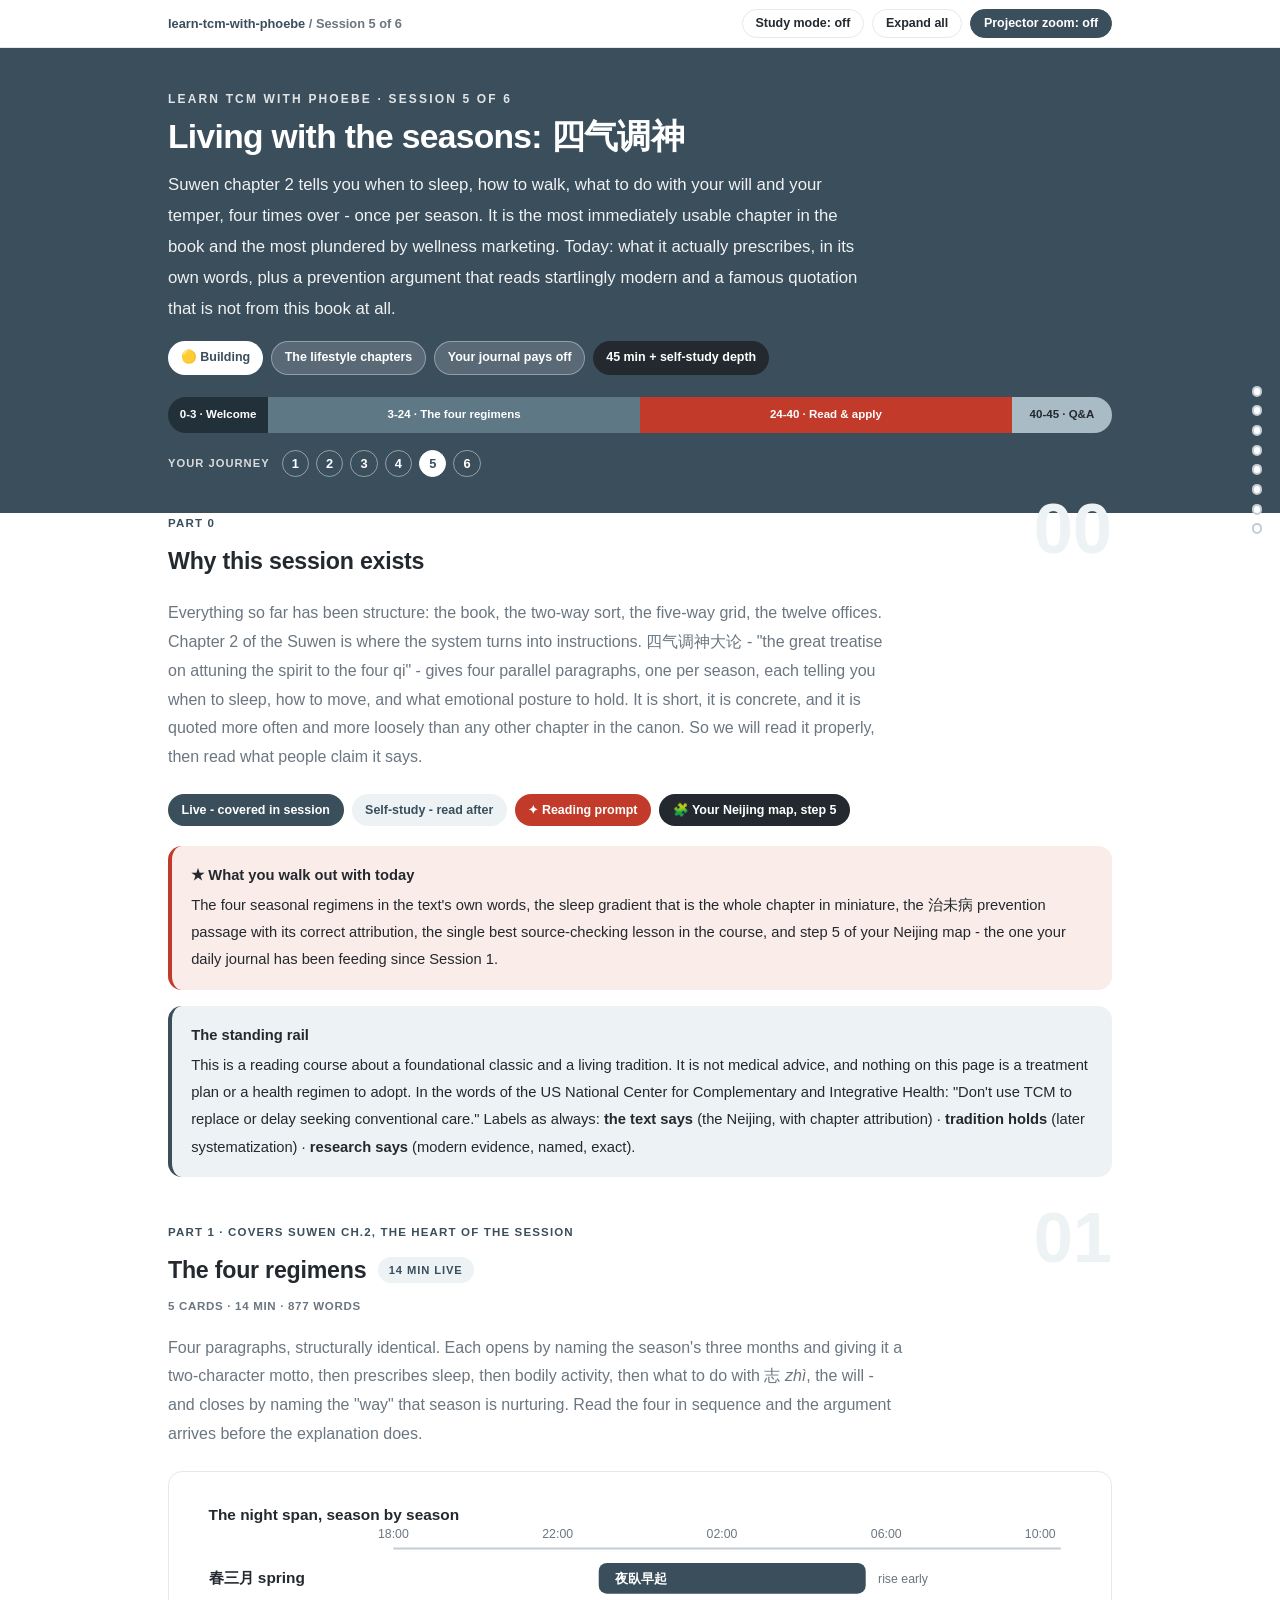
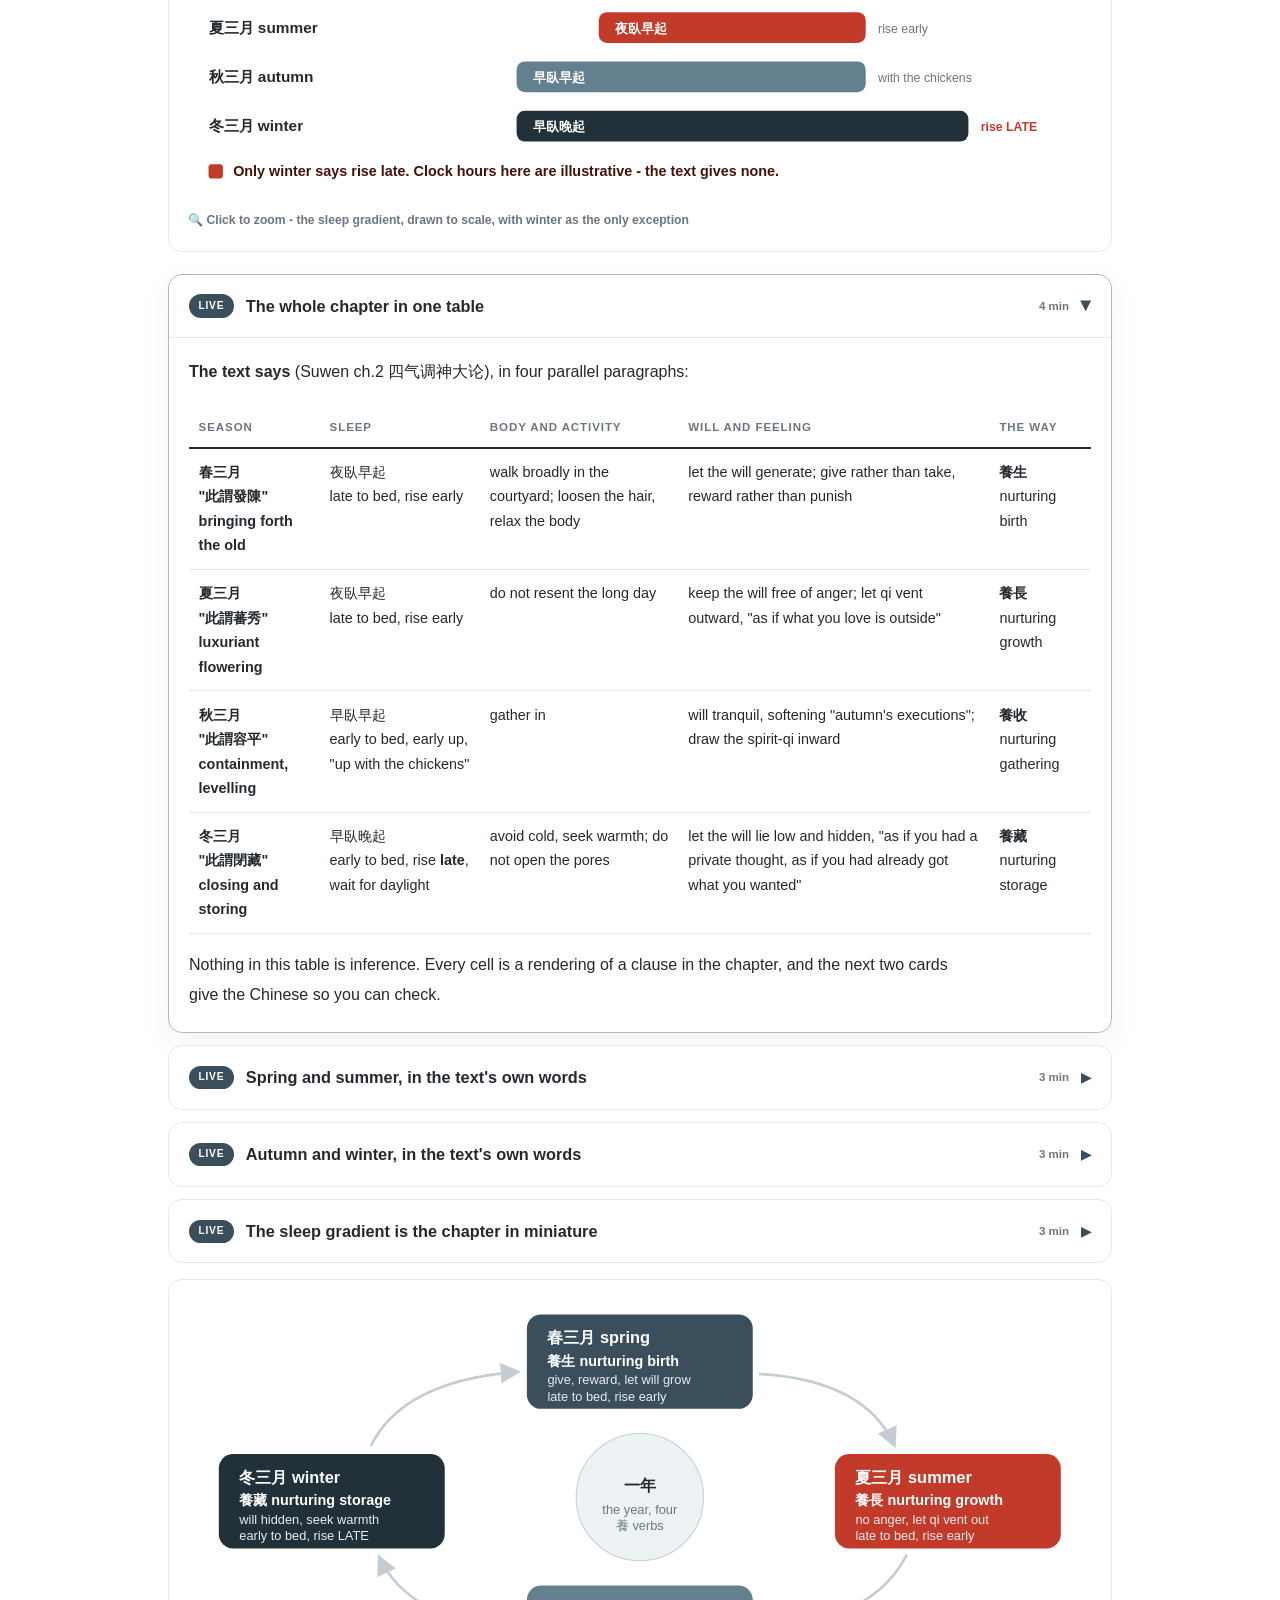
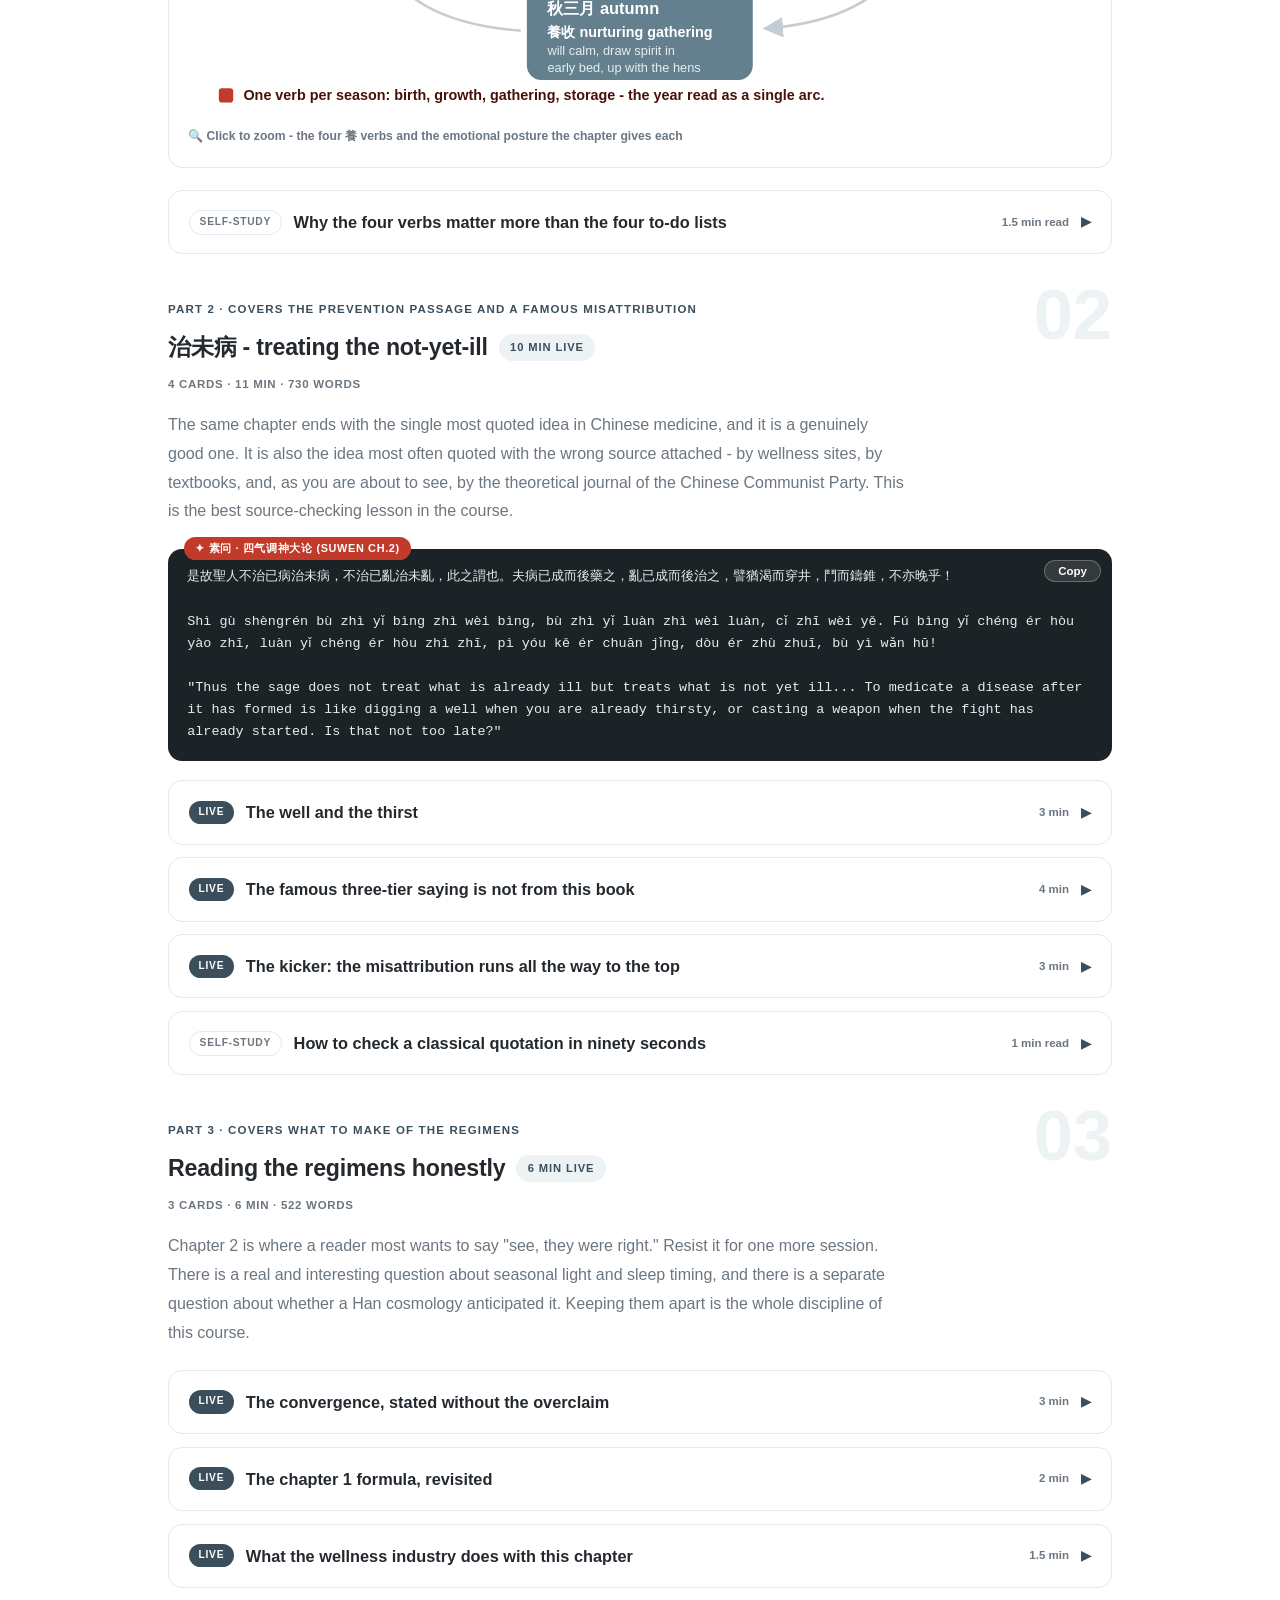
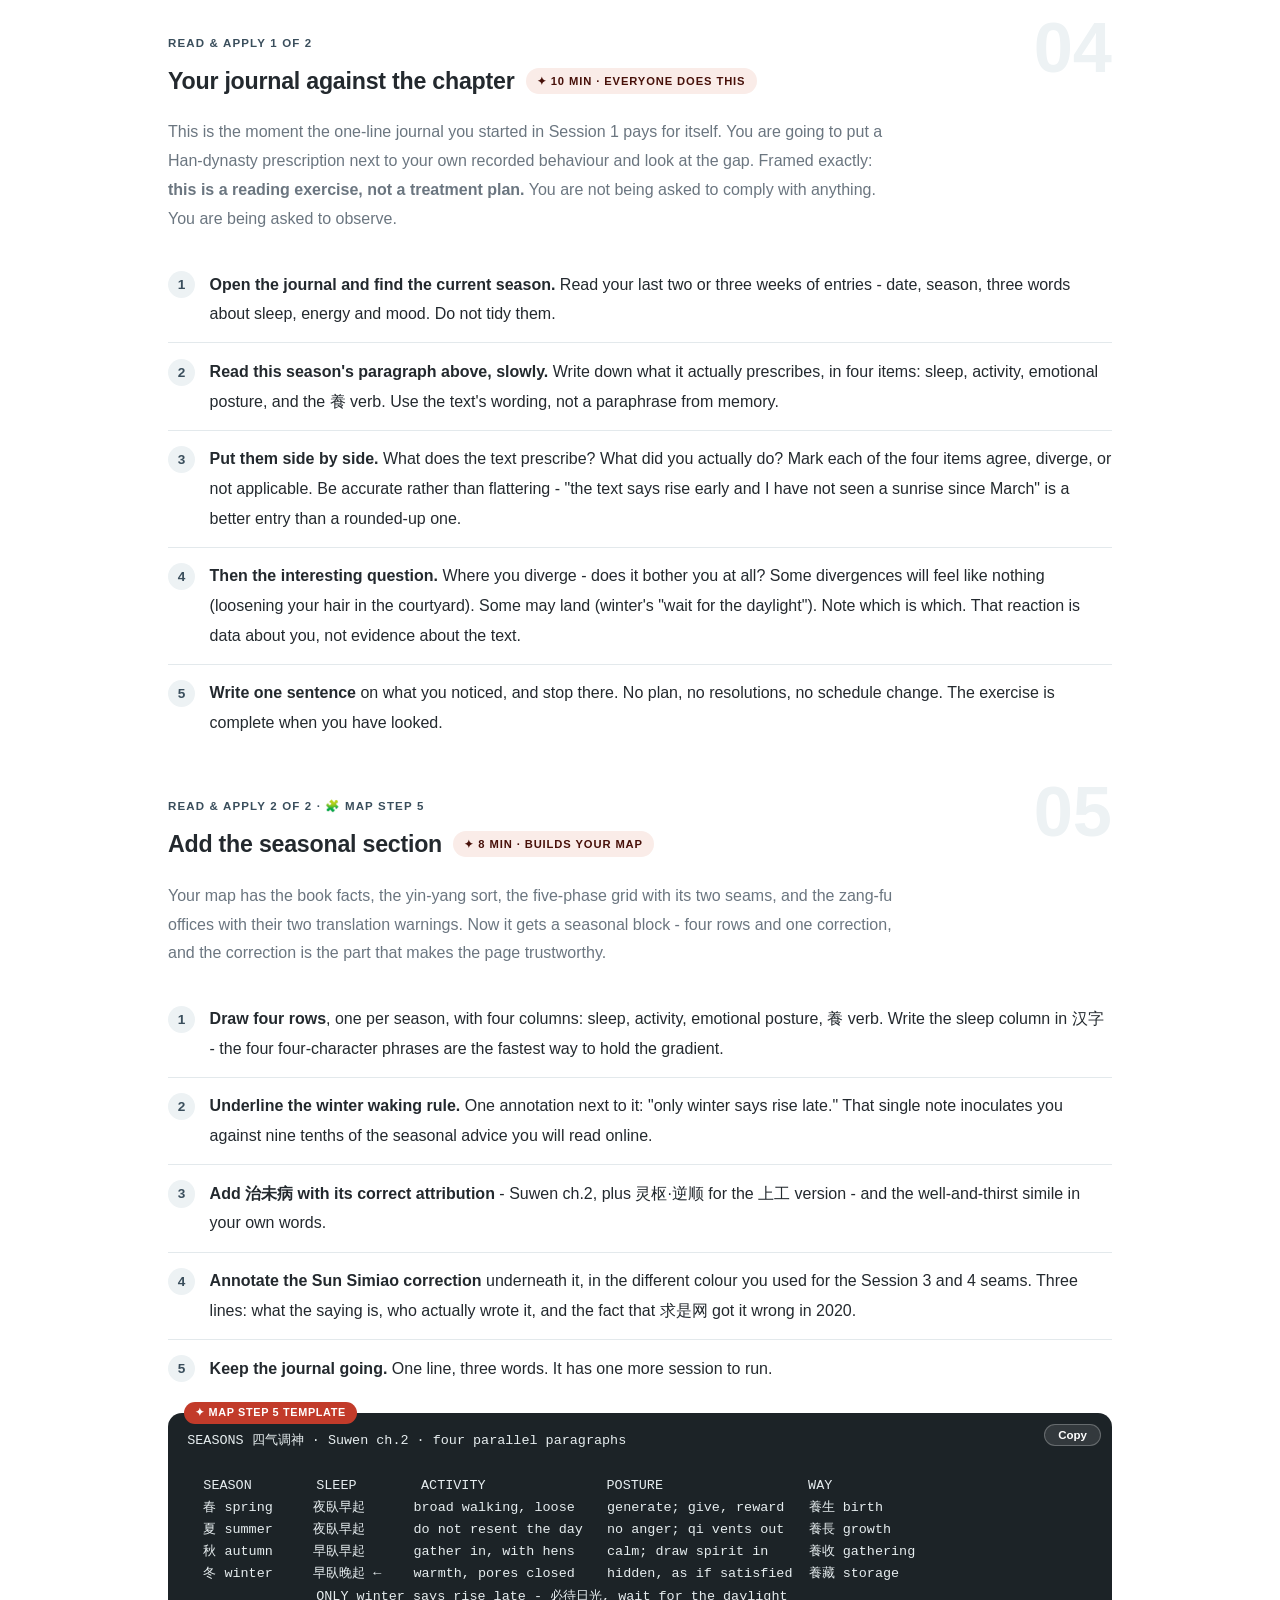
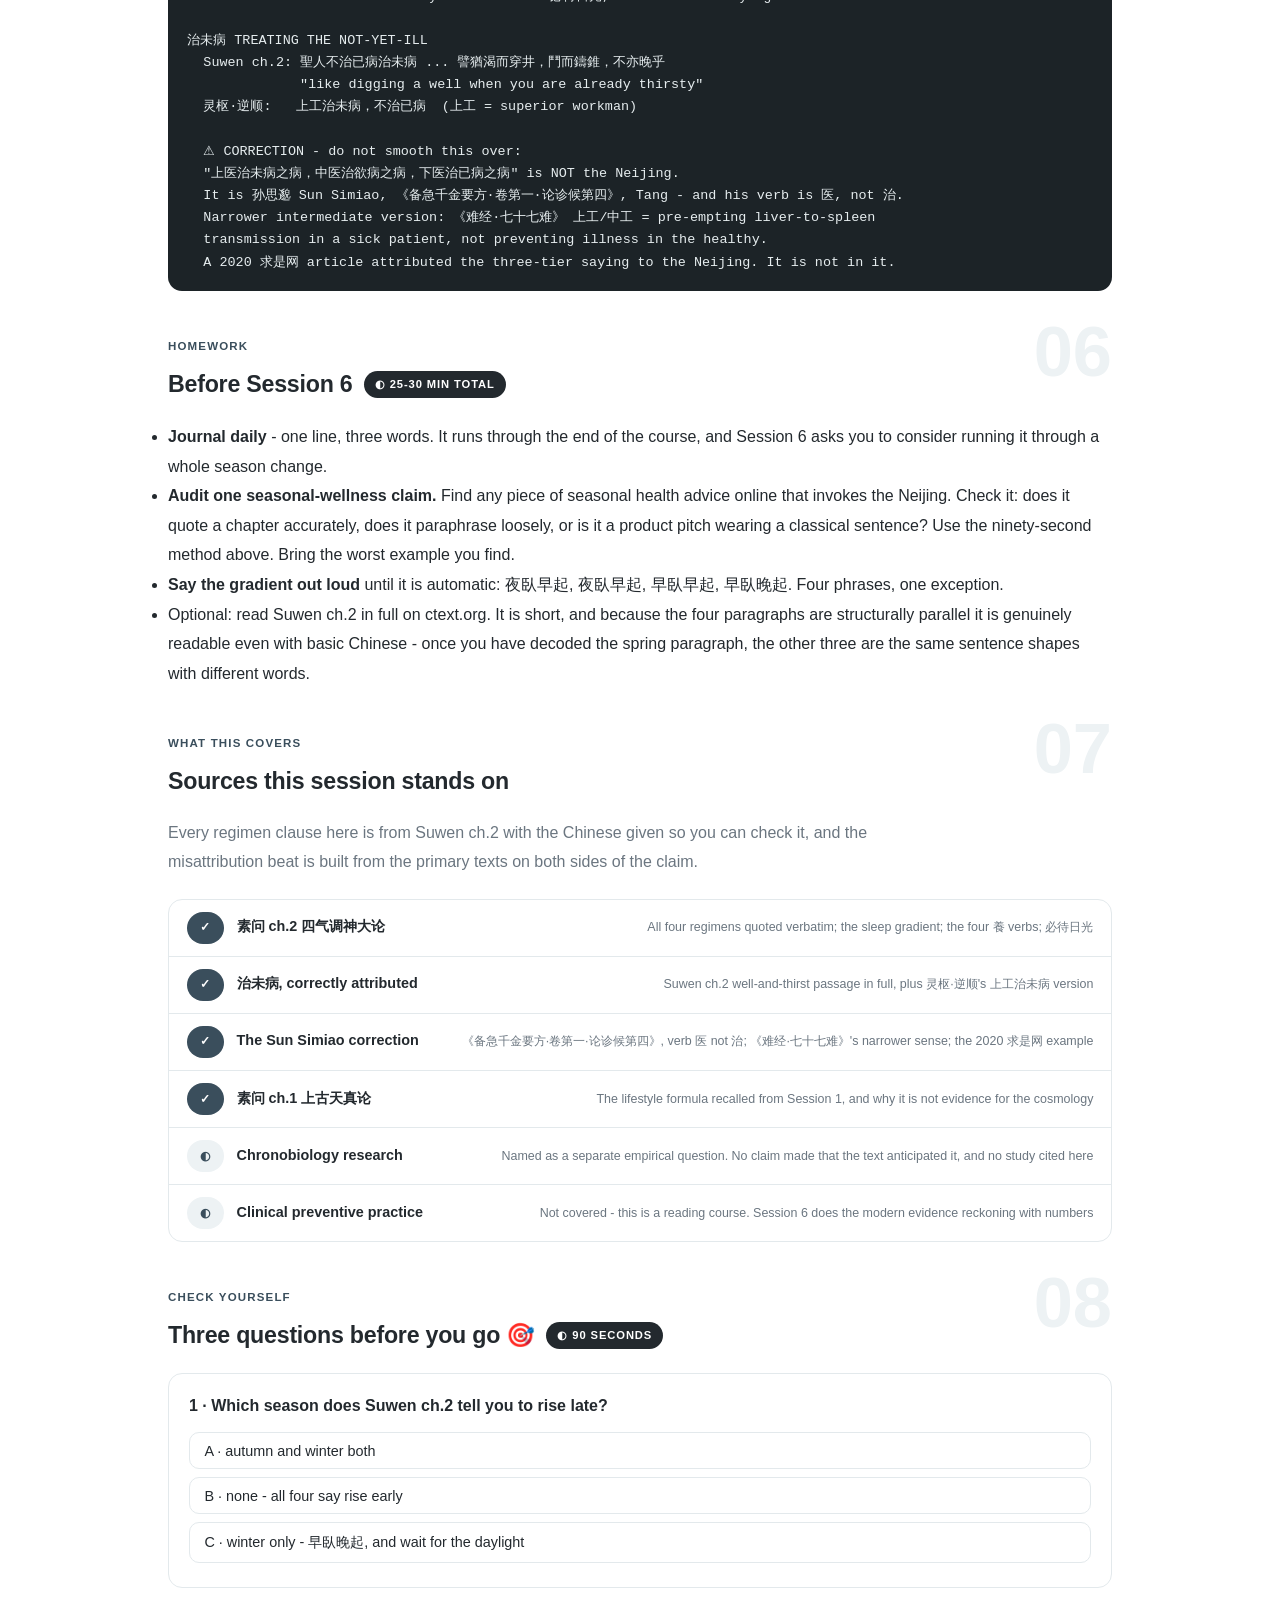
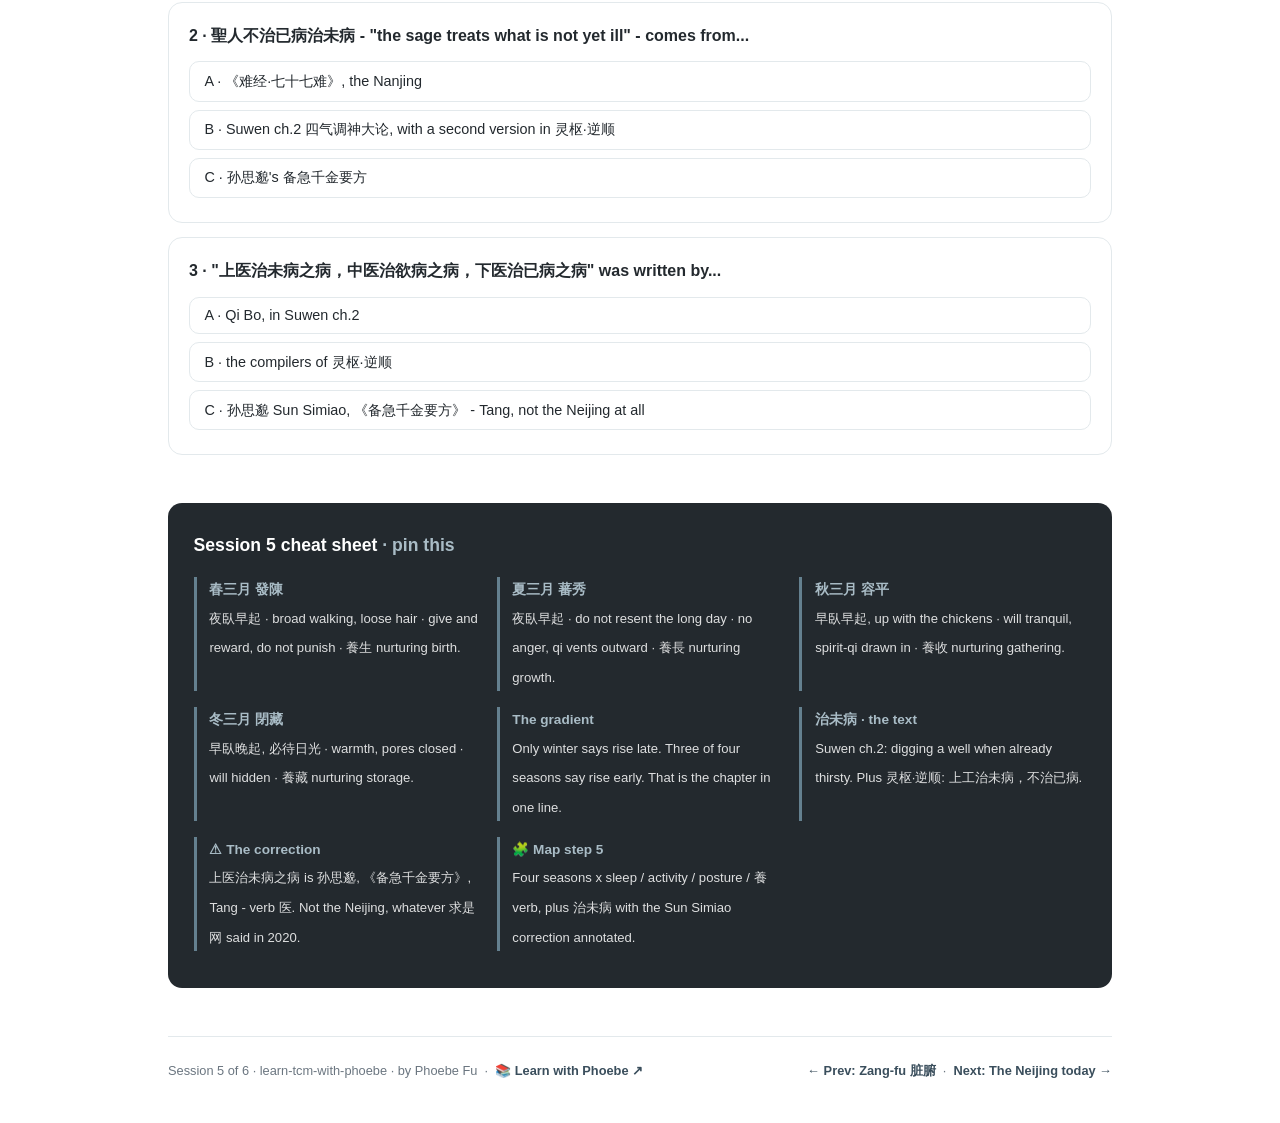
<file: courses/05-seasons.html>
<!DOCTYPE html>
<html lang="en">
<head>
<meta charset="UTF-8">
<meta name="viewport" content="width=device-width, initial-scale=1.0">
<!-- social:start -->
<meta name="description" content="Everything so far has been structure: the book, the two-way sort, the five-way grid, the twelve offices. Chapter 2 of the Suwen is where the system turns into instructions. 四气调神大论 - &quot;the...">
<meta property="og:type" content="article">
<meta property="og:site_name" content="Learn with Phoebe">
<meta property="og:title" content="Living with the seasons: 四气调神 - learn tcm with phoebe">
<meta property="og:description" content="Everything so far has been structure: the book, the two-way sort, the five-way grid, the twelve offices. Chapter 2 of the Suwen is where the system turns into instructions. 四气调神大论 - &quot;the...">
<meta property="og:url" content="https://phoebefu6.github.io/learn-tcm-with-phoebe/courses/05-seasons.html">
<meta property="og:image" content="https://phoebefu6.github.io/learn-tcm-with-phoebe/assets/og-cover.png">
<meta property="og:image:width" content="1200">
<meta property="og:image:height" content="630">
<meta name="twitter:card" content="summary_large_image">
<meta name="twitter:title" content="Living with the seasons: 四气调神 - learn tcm with phoebe">
<meta name="twitter:description" content="Everything so far has been structure: the book, the two-way sort, the five-way grid, the twelve offices. Chapter 2 of the Suwen is where the system turns into instructions. 四气调神大论 - &quot;the...">
<meta name="twitter:image" content="https://phoebefu6.github.io/learn-tcm-with-phoebe/assets/og-cover.png">
<!-- social:end -->
<title>Session 5 · Living with the seasons: 四气调神 - learn tcm with phoebe</title>
<link rel="stylesheet" href="../assets/style.css?v=10">
</head>
<body>

<div class="toolbar">
  <div class="wrap">
    <span class="crumb"><a href="../index.html">learn-tcm-with-phoebe</a> / Session 5 of 6</span>
    <button class="btn" id="toggle-all" type="button">Expand all</button>
    <button class="btn primary" id="zoom-toggle" type="button">Projector zoom: off</button>
  </div>
</div>

<header class="masthead">
  <div class="wrap">
    <div class="eyebrow">Learn TCM with Phoebe · Session 5 of 6</div>
    <h1>Living with the seasons: <span class="accent">四气调神</span></h1>
    <p class="sub">Suwen chapter 2 tells you when to sleep, how to walk, what to do with your will and your temper, four times over - once per season. It is the most immediately usable chapter in the book and the most plundered by wellness marketing. Today: what it actually prescribes, in its own words, plus a prevention argument that reads startlingly modern and a famous quotation that is not from this book at all.</p>
    <div class="chip-row">
      <span class="chip level">🟡 Building</span>
      <span class="chip audience">The lifestyle chapters</span>
      <span class="chip audience">Your journal pays off</span>
      <span class="chip time">45 min + self-study depth</span>
    </div>
    <div class="agenda">
      <span class="a1" style="flex:1">0-3 · Welcome</span>
      <span class="a2" style="flex:4">3-24 · The four regimens</span>
      <span class="a3" style="flex:4">24-40 · Read &amp; apply</span>
      <span class="a4" style="flex:1">40-45 · Q&amp;A</span>
    </div>
  </div>
</header>

<main class="wrap">

  <!-- ============ INTRO ============ -->
  <section class="section" id="intro">
    <div class="section-kicker">
      <span class="klabel">Part 0</span>
      <h2>Why this session exists</h2>
    </div>
    <p class="lede">Everything so far has been structure: the book, the two-way sort, the five-way grid, the twelve offices. Chapter 2 of the Suwen is where the system turns into instructions. 四气调神大论 - "the great treatise on attuning the spirit to the four qi" - gives four parallel paragraphs, one per season, each telling you when to sleep, how to move, and what emotional posture to hold. It is short, it is concrete, and it is quoted more often and more loosely than any other chapter in the canon. So we will read it properly, then read what people claim it says.</p>
    <div class="legend">
      <span class="pill solid">Live - covered in session</span>
      <span class="pill light">Self-study - read after</span>
      <span class="pill peach">✦ Reading prompt</span>
      <span class="pill inkpill">🧩 Your Neijing map, step 5</span>
    </div>
    <div class="callout win">
      <strong>★ What you walk out with today</strong>
      The four seasonal regimens in the text's own words, the sleep gradient that is the whole chapter in miniature, the 治未病 prevention passage with its correct attribution, the single best source-checking lesson in the course, and step 5 of your Neijing map - the one your daily journal has been feeding since Session 1.
    </div>
    <div class="callout tip">
      <strong>The standing rail</strong>
      This is a reading course about a foundational classic and a living tradition. It is not medical advice, and nothing on this page is a treatment plan or a health regimen to adopt. In the words of the US National Center for Complementary and Integrative Health: "Don't use TCM to replace or delay seeking conventional care." Labels as always: <strong>the text says</strong> (the Neijing, with chapter attribution) · <strong>tradition holds</strong> (later systematization) · <strong>research says</strong> (modern evidence, named, exact).
    </div>
  </section>

  <!-- ============ PART 1: THE FOUR REGIMENS ============ -->
  <section class="section" id="regimens">
    <div class="section-kicker">
      <span class="klabel">Part 1 · covers Suwen ch.2, the heart of the session</span>
      <h2>The four regimens <span class="tag concept">14 min live</span></h2>
    </div>
    <p class="lede">Four paragraphs, structurally identical. Each opens by naming the season's three months and giving it a two-character motto, then prescribes sleep, then bodily activity, then what to do with 志 <em>zhì</em>, the will - and closes by naming the "way" that season is nurturing. Read the four in sequence and the argument arrives before the explanation does.</p>

    <figure class="zoomable">
      <svg viewBox="0 0 880 300" xmlns="http://www.w3.org/2000/svg" role="img" aria-label="The sleep gradient across four seasons: spring and summer late to bed rise early, autumn early to bed early up, winter early to bed rise late">
        <style>
          .ss5aT { font: 700 15px Inter, sans-serif; fill: #23292E; }
          .ss5aS { font: 700 15px Inter, sans-serif; fill: #23292E; }
          .ss5aB { font: 600 13px Inter, sans-serif; fill: #FFFFFF; }
          .ss5aX { font: 400 12px Inter, sans-serif; fill: #6B7680; }
          .ss5aA { font: 600 12px Inter, sans-serif; fill: #C23B2A; }
          .ss5aN { font: 600 14px Inter, sans-serif; fill: #471009; }
        </style>
        <text class="ss5aT" x="20" y="28">The night span, season by season</text>
        <line x1="200" y1="56" x2="850" y2="56" stroke="#C4CDD3" stroke-width="2"/>
        <text class="ss5aX" x="200" y="46" text-anchor="middle">18:00</text>
        <text class="ss5aX" x="360" y="46" text-anchor="middle">22:00</text>
        <text class="ss5aX" x="520" y="46" text-anchor="middle">02:00</text>
        <text class="ss5aX" x="680" y="46" text-anchor="middle">06:00</text>
        <text class="ss5aX" x="845" y="46" text-anchor="end">10:00</text>

        <text class="ss5aS" x="20" y="90">春三月 spring</text>
        <rect x="400" y="70" width="260" height="30" rx="8" fill="#3A4E5C"/>
        <text class="ss5aB" x="416" y="90">夜臥早起</text>
        <text class="ss5aX" x="672" y="90">rise early</text>

        <text class="ss5aS" x="20" y="138">夏三月 summer</text>
        <rect x="400" y="118" width="260" height="30" rx="8" fill="#C23B2A"/>
        <text class="ss5aB" x="416" y="138">夜臥早起</text>
        <text class="ss5aX" x="672" y="138">rise early</text>

        <text class="ss5aS" x="20" y="186">秋三月 autumn</text>
        <rect x="320" y="166" width="340" height="30" rx="8" fill="#64808F"/>
        <text class="ss5aB" x="336" y="186">早臥早起</text>
        <text class="ss5aX" x="672" y="186">with the chickens</text>

        <text class="ss5aS" x="20" y="234">冬三月 winter</text>
        <rect x="320" y="214" width="440" height="30" rx="8" fill="#22303A"/>
        <text class="ss5aB" x="336" y="234">早臥晚起</text>
        <text class="ss5aA" x="772" y="234">rise LATE</text>

        <rect x="20" y="266" width="14" height="14" rx="3" fill="#C23B2A"/>
        <text class="ss5aN" x="44" y="278">Only winter says rise late. Clock hours here are illustrative - the text gives none.</text>
      </svg>
      <figcaption>🔍 Click to zoom - the sleep gradient, drawn to scale, with winter as the only exception</figcaption>
    </figure>

    <details class="card" open>
      <summary><span class="mode live">Live</span>The whole chapter in one table<span class="mini">4 min</span><span class="caret">▶</span></summary>
      <div class="body">
        <p><strong>The text says</strong> (Suwen ch.2 四气调神大论), in four parallel paragraphs:</p>
        <table class="clean">
          <thead><tr><th>Season</th><th>Sleep</th><th>Body and activity</th><th>Will and feeling</th><th>The way</th></tr></thead>
          <tbody>
            <tr><td><strong>春三月</strong><br>"此謂發陳"<br>bringing forth the old</td><td>夜臥早起<br>late to bed, rise early</td><td>walk broadly in the courtyard; loosen the hair, relax the body</td><td>let the will generate; give rather than take, reward rather than punish</td><td><strong>養生</strong><br>nurturing birth</td></tr>
            <tr><td><strong>夏三月</strong><br>"此謂蕃秀"<br>luxuriant flowering</td><td>夜臥早起<br>late to bed, rise early</td><td>do not resent the long day</td><td>keep the will free of anger; let qi vent outward, "as if what you love is outside"</td><td><strong>養長</strong><br>nurturing growth</td></tr>
            <tr><td><strong>秋三月</strong><br>"此謂容平"<br>containment, levelling</td><td>早臥早起<br>early to bed, early up, "up with the chickens"</td><td>gather in</td><td>will tranquil, softening "autumn's executions"; draw the spirit-qi inward</td><td><strong>養收</strong><br>nurturing gathering</td></tr>
            <tr><td><strong>冬三月</strong><br>"此謂閉藏"<br>closing and storing</td><td>早臥晚起<br>early to bed, rise <strong>late</strong>, wait for daylight</td><td>avoid cold, seek warmth; do not open the pores</td><td>let the will lie low and hidden, "as if you had a private thought, as if you had already got what you wanted"</td><td><strong>養藏</strong><br>nurturing storage</td></tr>
          </tbody>
        </table>
        <p>Nothing in this table is inference. Every cell is a rendering of a clause in the chapter, and the next two cards give the Chinese so you can check.</p>
      </div>
    </details>

    <details class="card">
      <summary><span class="mode live">Live</span>Spring and summer, in the text's own words<span class="mini">3 min</span><span class="caret">▶</span></summary>
      <div class="body">
        <div class="prompt-box good"><span class="label">✦ 春三月 · Suwen ch.2</span>春三月，此謂發陳。夜臥早起，廣步於庭，被髮緩形，以使志生，生而勿殺，予而勿奪，賞而勿罰。

"The three months of spring: this is called bringing forth the old. Go to bed late and rise early; walk broadly in the courtyard, loosen the hair and let the body relax, so as to let the will generate. Generate and do not kill, give and do not take away, reward and do not punish."

This, the chapter says, is 養生之道 - the way of nurturing birth.</div>
        <div class="prompt-box good"><span class="label">✦ 夏三月 · Suwen ch.2</span>夏三月，此謂蕃秀。夜臥早起，無厭於日，使志無怒，使華英成秀，使氣得泄，若所愛在外。

"The three months of summer: this is called luxuriant flowering. Go to bed late and rise early; do not resent the long day. Keep the will free of anger, let the blossoms come to splendour, let the qi get out - as if what you love were outside."

This is 養長 - nurturing growth.</div>
        <p>Two things to notice. First, the sleep instruction is <strong>identical</strong> across both: 夜臥早起. Spring and summer are the short-night half of the year, and the chapter simply says so. Second, the emotional instructions are not vague uplift - they are specific and social. Spring says give, reward, do not punish. Summer says do not be angry, and let what you love pull you outward. A Han reader would have heard a governance metaphor as much as a health one.</p>
      </div>
    </details>

    <details class="card">
      <summary><span class="mode live">Live</span>Autumn and winter, in the text's own words<span class="mini">3 min</span><span class="caret">▶</span></summary>
      <div class="body">
        <div class="prompt-box good"><span class="label">✦ 秋三月 · Suwen ch.2</span>秋三月，此謂容平。早臥早起，與雞俱興，使志安寧，以緩秋刑，收斂神氣。

"The three months of autumn: this is called containment and levelling. Go to bed early and rise early, up together with the chickens. Keep the will peaceful and calm, so as to soften autumn's executions; draw the spirit-qi inward and gather it."

This is 養收 - nurturing gathering.</div>
        <div class="prompt-box good"><span class="label">✦ 冬三月 · Suwen ch.2</span>冬三月，此謂閉藏。早臥晚起，必待日光，使志若伏若匿，若有私意，若已有得，去寒就溫，無泄皮膚。

"The three months of winter: this is called closing and storing. Go to bed early and rise late; you must wait for the daylight. Let the will lie low and stay hidden, as if you had a private thought, as if you had already got what you wanted. Leave the cold and go toward warmth; do not let the skin leak."

This is 養藏 - nurturing storage.</div>
        <p>秋刑 "autumn's executions" is a real Han image, not a translator's flourish: autumn was the season for judicial killing, the sky's own severity made law. The chapter asks you to soften it in yourself. And winter's simile is the strangest and best line in the chapter - hold your will the way you would hold a secret, or a thing you have already been given and no longer need to chase.</p>
      </div>
    </details>

    <details class="card">
      <summary><span class="mode live">Live</span>The sleep gradient is the chapter in miniature<span class="mini">3 min</span><span class="caret">▶</span></summary>
      <div class="body">
        <p>If you remember one thing from Suwen ch.2, make it this. Line the four sleep instructions up:</p>
        <ul>
          <li><strong>春</strong> 夜臥早起 - late to bed, rise early</li>
          <li><strong>夏</strong> 夜臥早起 - late to bed, rise early (same as spring)</li>
          <li><strong>秋</strong> 早臥早起 - early to bed, early up</li>
          <li><strong>冬</strong> 早臥晚起 - early to bed, rise <strong>late</strong></li>
        </ul>
        <p>The night gets longer, one step at a time, and <strong>only winter says rise late</strong>. Three of the four seasons say rise early; the one exception is the one where the chapter also says 必待日光, wait for the daylight. The gradient tracks the daylight, and the whole chapter is that idea worked out across sleep, activity, and mood.</p>
        <div class="callout example">
          <span class="ex-pill">Real world</span>
          <p><strong>This is the line wellness copy gets wrong most often.</strong> "The Neijing says go to bed early and rise early" is a sentence you will meet constantly. The text says that for autumn only. For spring and summer it says the opposite about bedtime, and for winter it says the opposite about waking. Four paragraphs, four different answers - and a quotation that flattens them into one is not quoting the chapter, it is quoting a slogan.</p>
        </div>
      </div>
    </details>

    <figure class="zoomable">
      <svg viewBox="0 0 880 405" xmlns="http://www.w3.org/2000/svg" role="img" aria-label="The four nurturing verbs as a year cycle: yangsheng birth in spring, yangzhang growth in summer, yangshou gathering in autumn, yangcang storage in winter">
        <style>
          .ss5bH { font: 700 16px Inter, sans-serif; fill: #FFFFFF; }
          .ss5bV { font: 700 14px Inter, sans-serif; fill: #FFFFFF; }
          .ss5bX { font: 400 12.5px Inter, sans-serif; fill: #E6EDEF; }
          .ss5bC { font: 700 16px Inter, sans-serif; fill: #23292E; }
          .ss5bM { font: 400 12.5px Inter, sans-serif; fill: #6B7680; }
          .ss5bN { font: 600 14px Inter, sans-serif; fill: #471009; }
        </style>
        <defs>
          <marker id="ss5b-ar" markerWidth="9" markerHeight="9" refX="7" refY="4" orient="auto">
            <path d="M0,0 L8,4 L0,8 z" fill="#C4CDD3"/>
          </marker>
        </defs>

        <rect x="330" y="14" width="220" height="92" rx="14" fill="#3A4E5C"/>
        <text class="ss5bH" x="350" y="42">春三月 spring</text>
        <text class="ss5bV" x="350" y="64">養生 nurturing birth</text>
        <text class="ss5bX" x="350" y="82">give, reward, let will grow</text>
        <text class="ss5bX" x="350" y="98">late to bed, rise early</text>

        <rect x="630" y="150" width="220" height="92" rx="14" fill="#C23B2A"/>
        <text class="ss5bH" x="650" y="178">夏三月 summer</text>
        <text class="ss5bV" x="650" y="200">養長 nurturing growth</text>
        <text class="ss5bX" x="650" y="218" fill="#FAECE8">no anger, let qi vent out</text>
        <text class="ss5bX" x="650" y="234" fill="#FAECE8">late to bed, rise early</text>

        <rect x="330" y="278" width="220" height="92" rx="14" fill="#64808F"/>
        <text class="ss5bH" x="350" y="306">秋三月 autumn</text>
        <text class="ss5bV" x="350" y="328">養收 nurturing gathering</text>
        <text class="ss5bX" x="350" y="346" fill="#EDF2F4">will calm, draw spirit in</text>
        <text class="ss5bX" x="350" y="362" fill="#EDF2F4">early bed, up with the hens</text>

        <rect x="30" y="150" width="220" height="92" rx="14" fill="#22303A"/>
        <text class="ss5bH" x="50" y="178">冬三月 winter</text>
        <text class="ss5bV" x="50" y="200">養藏 nurturing storage</text>
        <text class="ss5bX" x="50" y="218">will hidden, seek warmth</text>
        <text class="ss5bX" x="50" y="234">early to bed, rise LATE</text>

        <path d="M 556 72 Q 660 78 688 142" fill="none" stroke="#C4CDD3" stroke-width="2.5" marker-end="url(#ss5b-ar)"/>
        <path d="M 700 248 Q 668 312 562 320" fill="none" stroke="#C4CDD3" stroke-width="2.5" marker-end="url(#ss5b-ar)"/>
        <path d="M 324 322 Q 216 314 186 250" fill="none" stroke="#C4CDD3" stroke-width="2.5" marker-end="url(#ss5b-ar)"/>
        <path d="M 178 142 Q 210 78 322 70" fill="none" stroke="#C4CDD3" stroke-width="2.5" marker-end="url(#ss5b-ar)"/>

        <circle cx="440" cy="192" r="62" fill="#EDF2F4" stroke="#C4CDD3"/>
        <text class="ss5bC" x="440" y="186" text-anchor="middle">一年</text>
        <text class="ss5bM" x="440" y="208" text-anchor="middle">the year, four</text>
        <text class="ss5bM" x="440" y="224" text-anchor="middle">養 verbs</text>

        <rect x="30" y="378" width="14" height="14" rx="3" fill="#C23B2A"/>
        <text class="ss5bN" x="54" y="390">One verb per season: birth, growth, gathering, storage - the year read as a single arc.</text>
      </svg>
      <figcaption>🔍 Click to zoom - the four 養 verbs and the emotional posture the chapter gives each</figcaption>
    </figure>

    <details class="card">
      <summary><span class="mode self">Self-study</span>Why the four verbs matter more than the four to-do lists<span class="mini">1.5 min read</span><span class="caret">▶</span></summary>
      <div class="body">
        <p>養生 · 養長 · 養收 · 養藏. Birth, growth, gathering, storage. Strip out every specific instruction and this is what remains: a single arc, four positions on it, and the claim that a person should sit at the same position the year is sitting at.</p>
        <p>That is the yin-yang argument from Session 2 in practical dress - the expanding half of the year and the contracting half, each with an early and a late phase. It is also why 養生 <em>yǎngshēng</em>, "nurturing life," became the name of an entire genre of Chinese self-cultivation literature stretching well beyond medicine. The word you will see on the cover of a modern Chinese health magazine comes straight out of this paragraph.</p>
      </div>
    </details>
  </section>

  <!-- ============ PART 2: ZHI WEI BING ============ -->
  <section class="section" id="weibing">
    <div class="section-kicker">
      <span class="klabel">Part 2 · covers the prevention passage and a famous misattribution</span>
      <h2>治未病 - treating the not-yet-ill <span class="tag concept">10 min live</span></h2>
    </div>
    <p class="lede">The same chapter ends with the single most quoted idea in Chinese medicine, and it is a genuinely good one. It is also the idea most often quoted with the wrong source attached - by wellness sites, by textbooks, and, as you are about to see, by the theoretical journal of the Chinese Communist Party. This is the best source-checking lesson in the course.</p>

    <div class="prompt-box good"><span class="label">✦ 素问 · 四气调神大论 (Suwen ch.2)</span>是故聖人不治已病治未病，不治已亂治未亂，此之謂也。夫病已成而後藥之，亂已成而後治之，譬猶渴而穿井，鬥而鑄錐，不亦晚乎！

Shì gù shèngrén bù zhì yǐ bìng zhì wèi bìng, bù zhì yǐ luàn zhì wèi luàn, cǐ zhī wèi yě. Fú bìng yǐ chéng ér hòu yào zhī, luàn yǐ chéng ér hòu zhì zhī, pì yóu kě ér chuān jǐng, dòu ér zhù zhuī, bù yì wǎn hū!

"Thus the sage does not treat what is already ill but treats what is not yet ill... To medicate a disease after it has formed is like digging a well when you are already thirsty, or casting a weapon when the fight has already started. Is that not too late?"</div>

    <details class="card">
      <summary><span class="mode live">Live</span>The well and the thirst<span class="mini">3 min</span><span class="caret">▶</span></summary>
      <div class="body">
        <p><strong>The text says</strong> it, and it says it with two images rather than an argument: digging the well once you are thirsty, forging the weapon once the fight has started. Two thousand years later that is still the cleanest one-line case for preventive medicine anyone has made. It needs no cosmology to work - the simile carries it.</p>
        <p>Note also the parallel structure the chapter is built on: 不治已病治未病 sits next to 不治已亂治未亂. Illness and disorder, the body and the state, the same sentence shape. The Neijing keeps analogizing the body to a polity, exactly as Session 4's twelve offices did.</p>
        <p><strong>A second version exists in the other half of the canon.</strong> 灵枢·逆顺 (Lingshu, "Contrary and Compliant") gives: 上工治未病，不治已病 - "the superior workman treats what is not yet ill; he does not treat what is already ill." 上工 is a craftsman's word, not a scholar's. Both places are real and both are worth citing; what you must not do is cite a third place that does not exist.</p>
      </div>
    </details>

    <details class="card">
      <summary><span class="mode live">Live</span>The famous three-tier saying is not from this book<span class="mini">4 min</span><span class="caret">▶</span></summary>
      <div class="body">
        <p>You have almost certainly met this line, usually captioned "as the Huangdi Neijing says":</p>
        <div class="prompt-box good"><span class="label">✦ The saying, and its actual source</span>上医治未病之病，中医治欲病之病，下医治已病之病。

"The superior physician treats the illness that is not yet ill; the middling physician treats the illness that is about to be ill; the inferior physician treats the illness that is already ill."

SOURCE: 孙思邈 Sun Simiao, 《备急千金要方·卷第一·论诊候第四》 - Tang dynasty. NOT the Neijing.
ORIGINAL VERB: 医 not 治. "上医医未病之病，中医医欲病之病，下医医已病之病."
PRECEDED BY: 古之善为医者，上医医国，中医医人，下医医病。
              "Of the ancients who were good at medicine: the superior treated the state,
               the middling treated the person, the inferior treated the disease."</div>
        <p>So the three-tier version is <strong>Tang</strong>, roughly 700 years after the Neijing layers, and even the verb has drifted in transmission: Sun Simiao wrote 医 (to doctor), and the version in circulation says 治 (to treat). Note also what the preceding sentence does - it puts the physician of the state above the physician of the person. The passage is as much political as clinical.</p>
        <p><strong>There is an intermediate step, and it is narrower than either.</strong> 《难经·七十七难》 - the Nanjing, the same text that gave Session 4 its 有名而无形 line about the sanjiao - has a two-tier 上工/中工 version. But read what it actually means:</p>
        <ul>
          <li>见肝之病，则知肝当传之与脾，故先实其脾气 - "seeing an illness of the liver, one knows the liver will transmit it to the spleen, and so first replenishes the spleen's qi."</li>
          <li>That is <strong>pre-empting transmission between organs in an already-sick patient</strong>, using the controlling cycle from Session 3. It is not "prevent illness in the healthy."</li>
        </ul>
        <p>Three texts, three different ideas, routinely collapsed into one quotation with one wrong attribution.</p>
      </div>
    </details>

    <details class="card">
      <summary><span class="mode live">Live</span>The kicker: the misattribution runs all the way to the top<span class="mini">3 min</span><span class="caret">▶</span></summary>
      <div class="body">
        <p>This is not a wellness-blog problem. In <strong>2020</strong>, an article on <strong>求是网</strong> - the website of 《求是》, the theoretical journal of the Central Committee of the Chinese Communist Party - stated: 《黄帝内经》有载，"上医治未病，中医治欲病，下医治已病" - "the Huangdi Neijing records: the superior physician treats the not-yet-ill..."</p>
        <p>That sentence does not appear in the Neijing. It appears, in a slightly different form and with a different verb, in Sun Simiao's Tang-dynasty formulary.</p>
        <div class="callout example">
          <span class="ex-pill">Real world</span>
          <p><strong>Why this is the best exercise in the course.</strong> The claim is not fringe, not malicious, and not even wrong about the idea - the Neijing genuinely does teach 治未病, in the passage you read above. It is simply the wrong sentence with the wrong source. And it survives at that altitude because nobody checks: the quotation sounds classical, the source sounds obvious, and the primary text is free online in thirty seconds. Show the claim, then show the primary texts. That habit is worth more than any fact in this course.</p>
        </div>
        <p>The honest summary you can defend anywhere: <strong>the Neijing teaches 治未病 (Suwen ch.2, plus 灵枢·逆顺). The three-tier 上医/中医/下医 formulation is Sun Simiao. The organ-transmission version is the Nanjing.</strong> Three sources, kept separate.</p>
      </div>
    </details>

    <details class="card">
      <summary><span class="mode self">Self-study</span>How to check a classical quotation in ninety seconds<span class="mini">1 min read</span><span class="caret">▶</span></summary>
      <div class="body">
        <ul>
          <li>Take the most distinctive four to six characters of the claim - not the whole sentence, since transmitted texts vary.</li>
          <li>Search them on <strong>ctext.org</strong>, which carries the Neijing, the Nanjing and a great deal more with full-text search.</li>
          <li>If the phrase appears, note the chapter and quote it with the chapter. If it does not, search the phrase alone and see which text it actually belongs to.</li>
          <li>Then ask the second question, the one people skip: does the source it belongs to <em>mean</em> what the quoter says it means? The Nanjing 77 case above passes the first test and fails the second.</li>
        </ul>
      </div>
    </details>
  </section>

  <!-- ============ PART 3: READING THE REGIMENS HONESTLY ============ -->
  <section class="section" id="honestly">
    <div class="section-kicker">
      <span class="klabel">Part 3 · covers what to make of the regimens</span>
      <h2>Reading the regimens honestly <span class="tag concept">6 min live</span></h2>
    </div>
    <p class="lede">Chapter 2 is where a reader most wants to say "see, they were right." Resist it for one more session. There is a real and interesting question about seasonal light and sleep timing, and there is a separate question about whether a Han cosmology anticipated it. Keeping them apart is the whole discipline of this course.</p>

    <details class="card">
      <summary><span class="mode live">Live</span>The convergence, stated without the overclaim<span class="mini">3 min</span><span class="caret">▶</span></summary>
      <div class="body">
        <p>Here is the neutral version. Seasonal variation in light exposure and in sleep timing are real phenomena, and modern chronobiology studies them. Suwen ch.2 prescribes a sleep schedule that varies by season and explicitly ties winter waking to daylight (必待日光). Those two sentences are both true, and putting them next to each other is fair.</p>
        <p>What is not fair is the third sentence people add: "so the Neijing anticipated chronobiology." It did not, and here is the precise reason - the chapter's <strong>reason</strong> for the schedule is the seasonal movement of qi within a correlative cosmology, not an observation about light and physiology. A system can produce an instruction that overlaps with a later finding without containing the finding. Correct output, unrelated derivation.</p>
        <div class="callout tip">
          <strong>The label to use, every time</strong>
          <strong>The text says</strong> X - sleep this way in this season. Whether X is beneficial to health is a <strong>separate empirical question</strong>, answered by studies, not by chapters, and this course does not settle it. Session 6 shows you what that kind of answer looks like when it exists: named studies, exact effect sizes, stated confidence intervals.
        </div>
      </div>
    </details>

    <details class="card">
      <summary><span class="mode live">Live</span>The chapter 1 formula, revisited<span class="mini">2 min</span><span class="caret">▶</span></summary>
      <div class="body">
        <p>You met this in Session 1, and it belongs here too. Suwen ch.1 上古天真论 gives the general version of the same argument: 食飲有節，起居有常，不妄作勞 - moderate in food and drink, regular in rising and resting, not exhausting oneself with reckless labour.</p>
        <p>Strip the cosmology and a modern doctor would sign it. That is genuinely interesting - and it is <strong>not</strong> evidence that the cosmology is right. A tradition can arrive at sensible general advice by many routes, including simple long observation of what wrecks people, and then explain it with whatever theory it has to hand. The advice and the explanation are separable, and in this text they came bundled.</p>
        <p>Notice too what ch.1 pairs the sensible items with: 法於陰陽 "pattern yourself on yin and yang" and 和於術數 "accord with the arts of calculation." Those are in the same sentence, doing cosmological work. The text does not offer you the modern-sounding half on its own.</p>
      </div>
    </details>

    <details class="card">
      <summary><span class="mode live">Live</span>What the wellness industry does with this chapter<span class="mini">1.5 min</span><span class="caret">▶</span></summary>
      <div class="body">
        <p>Suwen ch.2 is the single most commercially useful chapter in the canon, because it is short, concrete, and organized by a calendar that repeats forever. So you will see it quoted to sell:</p>
        <ul>
          <li>seasonal detox programmes and "spring liver cleanses" - the liver-spring pairing is the Session 3 correspondence grid, not a chapter 2 instruction, and "cleanse" is not a category the text has;</li>
          <li>seasonal supplement bundles, teas and 膏方-style tonics timed to the four seasons;</li>
          <li>"sleep by the Neijing" schedules that quote one sleep rule as if it were four.</li>
        </ul>
        <p>Label those honestly: <strong>marketing</strong>. Not "the text says," not "tradition holds" - a product pitch that has borrowed a classical sentence for authority. And note the structural point that makes the tell easy: <strong>chapter 2 prescribes behaviour, not products.</strong> Sleep, walking, hair, warmth, temper. There is nothing in it to buy.</p>
        <div class="callout tip">
          <strong>The standing rail, again, because this is where it matters most</strong>
          Nothing in this session is a health recommendation. If you have a live health question, the NCCIH line applies: "Don't use TCM to replace or delay seeking conventional care."
        </div>
      </div>
    </details>
  </section>

  <!-- ============ READ & APPLY 1 ============ -->
  <section class="section" id="apply-1">
    <div class="section-kicker">
      <span class="klabel">Read &amp; apply 1 of 2</span>
      <h2>Your journal against the chapter <span class="tag demo">✦ 10 min · everyone does this</span></h2>
    </div>
    <p class="lede">This is the moment the one-line journal you started in Session 1 pays for itself. You are going to put a Han-dynasty prescription next to your own recorded behaviour and look at the gap. Framed exactly: <strong>this is a reading exercise, not a treatment plan.</strong> You are not being asked to comply with anything. You are being asked to observe.</p>

    <div class="steps">
      <div class="step"><p><strong>Open the journal and find the current season.</strong> Read your last two or three weeks of entries - date, season, three words about sleep, energy and mood. Do not tidy them.</p></div>
      <div class="step"><p><strong>Read this season's paragraph above, slowly.</strong> Write down what it actually prescribes, in four items: sleep, activity, emotional posture, and the 養 verb. Use the text's wording, not a paraphrase from memory.</p></div>
      <div class="step"><p><strong>Put them side by side.</strong> What does the text prescribe? What did you actually do? Mark each of the four items agree, diverge, or not applicable. Be accurate rather than flattering - "the text says rise early and I have not seen a sunrise since March" is a better entry than a rounded-up one.</p></div>
      <div class="step"><p><strong>Then the interesting question.</strong> Where you diverge - does it bother you at all? Some divergences will feel like nothing (loosening your hair in the courtyard). Some may land (winter's "wait for the daylight"). Note which is which. That reaction is data about you, not evidence about the text.</p></div>
      <div class="step"><p><strong>Write one sentence</strong> on what you noticed, and stop there. No plan, no resolutions, no schedule change. The exercise is complete when you have looked.</p></div>
    </div>
  </section>

  <!-- ============ READ & APPLY 2 ============ -->
  <section class="section" id="apply-2">
    <div class="section-kicker">
      <span class="klabel">Read &amp; apply 2 of 2 · 🧩 map step 5</span>
      <h2>Add the seasonal section <span class="tag demo">✦ 8 min · builds your map</span></h2>
    </div>
    <p class="lede">Your map has the book facts, the yin-yang sort, the five-phase grid with its two seams, and the zang-fu offices with their two translation warnings. Now it gets a seasonal block - four rows and one correction, and the correction is the part that makes the page trustworthy.</p>

    <div class="steps">
      <div class="step"><p><strong>Draw four rows</strong>, one per season, with four columns: sleep, activity, emotional posture, 養 verb. Write the sleep column in 汉字 - the four four-character phrases are the fastest way to hold the gradient.</p></div>
      <div class="step"><p><strong>Underline the winter waking rule.</strong> One annotation next to it: "only winter says rise late." That single note inoculates you against nine tenths of the seasonal advice you will read online.</p></div>
      <div class="step"><p><strong>Add 治未病 with its correct attribution</strong> - Suwen ch.2, plus 灵枢·逆顺 for the 上工 version - and the well-and-thirst simile in your own words.</p></div>
      <div class="step"><p><strong>Annotate the Sun Simiao correction</strong> underneath it, in the different colour you used for the Session 3 and 4 seams. Three lines: what the saying is, who actually wrote it, and the fact that 求是网 got it wrong in 2020.</p></div>
      <div class="step"><p><strong>Keep the journal going.</strong> One line, three words. It has one more session to run.</p></div>
    </div>

    <div class="prompt-box good"><span class="label">✦ Map step 5 template</span>SEASONS 四气调神 · Suwen ch.2 · four parallel paragraphs

  SEASON        SLEEP        ACTIVITY               POSTURE                  WAY
  春 spring     夜臥早起      broad walking, loose    generate; give, reward   養生 birth
  夏 summer     夜臥早起      do not resent the day   no anger; qi vents out   養長 growth
  秋 autumn     早臥早起      gather in, with hens    calm; draw spirit in     養收 gathering
  冬 winter     早臥晚起 ←    warmth, pores closed    hidden, as if satisfied  養藏 storage
                ONLY winter says rise late - 必待日光, wait for the daylight

治未病 TREATING THE NOT-YET-ILL
  Suwen ch.2: 聖人不治已病治未病 ... 譬猶渴而穿井，鬥而鑄錐，不亦晚乎
              "like digging a well when you are already thirsty"
  灵枢·逆顺:   上工治未病，不治已病  (上工 = superior workman)

  ⚠ CORRECTION - do not smooth this over:
  "上医治未病之病，中医治欲病之病，下医治已病之病" is NOT the Neijing.
  It is 孙思邈 Sun Simiao, 《备急千金要方·卷第一·论诊候第四》, Tang - and his verb is 医, not 治.
  Narrower intermediate version: 《难经·七十七难》 上工/中工 = pre-empting liver-to-spleen
  transmission in a sick patient, not preventing illness in the healthy.
  A 2020 求是网 article attributed the three-tier saying to the Neijing. It is not in it.</div>
  </section>

  <!-- ============ HOMEWORK ============ -->
  <section class="section" id="exercise">
    <div class="section-kicker">
      <span class="klabel">Homework</span>
      <h2>Before Session 6 <span class="tag exercise">◐ 25-30 min total</span></h2>
    </div>
    <ul>
      <li><strong>Journal daily</strong> - one line, three words. It runs through the end of the course, and Session 6 asks you to consider running it through a whole season change.</li>
      <li><strong>Audit one seasonal-wellness claim.</strong> Find any piece of seasonal health advice online that invokes the Neijing. Check it: does it quote a chapter accurately, does it paraphrase loosely, or is it a product pitch wearing a classical sentence? Use the ninety-second method above. Bring the worst example you find.</li>
      <li><strong>Say the gradient out loud</strong> until it is automatic: 夜臥早起, 夜臥早起, 早臥早起, 早臥晚起. Four phrases, one exception.</li>
      <li>Optional: read Suwen ch.2 in full on ctext.org. It is short, and because the four paragraphs are structurally parallel it is genuinely readable even with basic Chinese - once you have decoded the spring paragraph, the other three are the same sentence shapes with different words.</li>
    </ul>
  </section>

  <!-- ============ SOURCES / COVERAGE ============ -->
  <section class="section" id="official">
    <div class="section-kicker">
      <span class="klabel">What this covers</span>
      <h2>Sources this session stands on</h2>
    </div>
    <p class="lede">Every regimen clause here is from Suwen ch.2 with the Chinese given so you can check it, and the misattribution beat is built from the primary texts on both sides of the claim.</p>
    <div class="covered">
      <div class="covered-row"><span class="status pill solid">✓</span><span class="name">素问 ch.2 四气调神大论</span><span class="note">All four regimens quoted verbatim; the sleep gradient; the four 養 verbs; 必待日光</span></div>
      <div class="covered-row"><span class="status pill solid">✓</span><span class="name">治未病, correctly attributed</span><span class="note">Suwen ch.2 well-and-thirst passage in full, plus 灵枢·逆顺's 上工治未病 version</span></div>
      <div class="covered-row"><span class="status pill solid">✓</span><span class="name">The Sun Simiao correction</span><span class="note">《备急千金要方·卷第一·论诊候第四》, verb 医 not 治; 《难经·七十七难》's narrower sense; the 2020 求是网 example</span></div>
      <div class="covered-row"><span class="status pill solid">✓</span><span class="name">素问 ch.1 上古天真论</span><span class="note">The lifestyle formula recalled from Session 1, and why it is not evidence for the cosmology</span></div>
      <div class="covered-row"><span class="status pill light">◐</span><span class="name">Chronobiology research</span><span class="note">Named as a separate empirical question. No claim made that the text anticipated it, and no study cited here</span></div>
      <div class="covered-row"><span class="status pill light">◐</span><span class="name">Clinical preventive practice</span><span class="note">Not covered - this is a reading course. Session 6 does the modern evidence reckoning with numbers</span></div>
    </div>
  </section>

  <!-- ============ QUIZ ============ -->
  <section class="section" id="quiz">
    <div class="section-kicker">
      <span class="klabel">Check yourself</span>
      <h2>Three questions before you go 🎯 <span class="tag exercise">◐ 90 seconds</span></h2>
    </div>
    <div class="quiz-q" data-answer="2">
      <p class="qtext">1 · Which season does Suwen ch.2 tell you to rise late?</p>
      <button class="qopt" type="button">A · autumn and winter both</button>
      <button class="qopt" type="button">B · none - all four say rise early</button>
      <button class="qopt" type="button">C · winter only - 早臥晚起, and wait for the daylight</button>
      <p class="qwhy">Spring and summer share 夜臥早起; autumn is 早臥早起; winter alone is 早臥晚起，必待日光. That one exception is the whole gradient, and it is the clause wellness copy flattens most often.</p>
    </div>
    <div class="quiz-q" data-answer="1">
      <p class="qtext">2 · 聖人不治已病治未病 - "the sage treats what is not yet ill" - comes from...</p>
      <button class="qopt" type="button">A · 《难经·七十七难》, the Nanjing</button>
      <button class="qopt" type="button">B · Suwen ch.2 四气调神大论, with a second version in 灵枢·逆顺</button>
      <button class="qopt" type="button">C · 孙思邈's 备急千金要方</button>
      <p class="qwhy">It closes the four-seasons chapter, with the well-and-thirst simile attached. The Lingshu 逆顺 version reads 上工治未病，不治已病. Both are genuine Neijing passages - cite either, with the chapter.</p>
    </div>
    <div class="quiz-q" data-answer="2">
      <p class="qtext">3 · "上医治未病之病，中医治欲病之病，下医治已病之病" was written by...</p>
      <button class="qopt" type="button">A · Qi Bo, in Suwen ch.2</button>
      <button class="qopt" type="button">B · the compilers of 灵枢·逆顺</button>
      <button class="qopt" type="button">C · 孙思邈 Sun Simiao, 《备急千金要方》 - Tang, not the Neijing at all</button>
      <p class="qwhy">And his verb was 医, not 治. The misattribution is everywhere, including a 2020 求是网 article that credits it to the Neijing. Show the claim, then show the primary text.</p>
    </div>
    <p class="quiz-score"></p>
  </section>

  <!-- ============ CHEAT SHEET ============ -->
  <section class="cheat" id="cheatsheet">
    <h3>Session 5 cheat sheet <span>· pin this</span></h3>
    <div class="grid-2">
      <div class="cheat-item"><b>春三月 發陳</b><span>夜臥早起 · broad walking, loose hair · give and reward, do not punish · 養生 nurturing birth.</span></div>
      <div class="cheat-item"><b>夏三月 蕃秀</b><span>夜臥早起 · do not resent the long day · no anger, qi vents outward · 養長 nurturing growth.</span></div>
      <div class="cheat-item"><b>秋三月 容平</b><span>早臥早起, up with the chickens · will tranquil, spirit-qi drawn in · 養收 nurturing gathering.</span></div>
      <div class="cheat-item"><b>冬三月 閉藏</b><span>早臥晚起, 必待日光 · warmth, pores closed · will hidden · 養藏 nurturing storage.</span></div>
      <div class="cheat-item"><b>The gradient</b><span>Only winter says rise late. Three of four seasons say rise early. That is the chapter in one line.</span></div>
      <div class="cheat-item"><b>治未病 · the text</b><span>Suwen ch.2: digging a well when already thirsty. Plus 灵枢·逆顺: 上工治未病，不治已病.</span></div>
      <div class="cheat-item"><b>⚠ The correction</b><span>上医治未病之病 is 孙思邈, 《备急千金要方》, Tang - verb 医. Not the Neijing, whatever 求是网 said in 2020.</span></div>
      <div class="cheat-item"><b>🧩 Map step 5</b><span>Four seasons x sleep / activity / posture / 養 verb, plus 治未病 with the Sun Simiao correction annotated.</span></div>
    </div>
  </section>

  <footer class="pagefoot">
    <span>Session 5 of 6 · learn-tcm-with-phoebe · by Phoebe Fu &nbsp;·&nbsp; 📚 <a href="https://phoebefu6.github.io/learn-with-phoebe/">Learn with Phoebe ↗</a></span>
    <span><a href="04-zang-fu.html">← Prev: Zang-fu 脏腑</a> &nbsp;·&nbsp; <a href="06-neijing-today.html">Next: The Neijing today →</a></span>
  </footer>

</main>

<script src="../assets/app.js?v=7"></script>
</body>
</html>
</file>
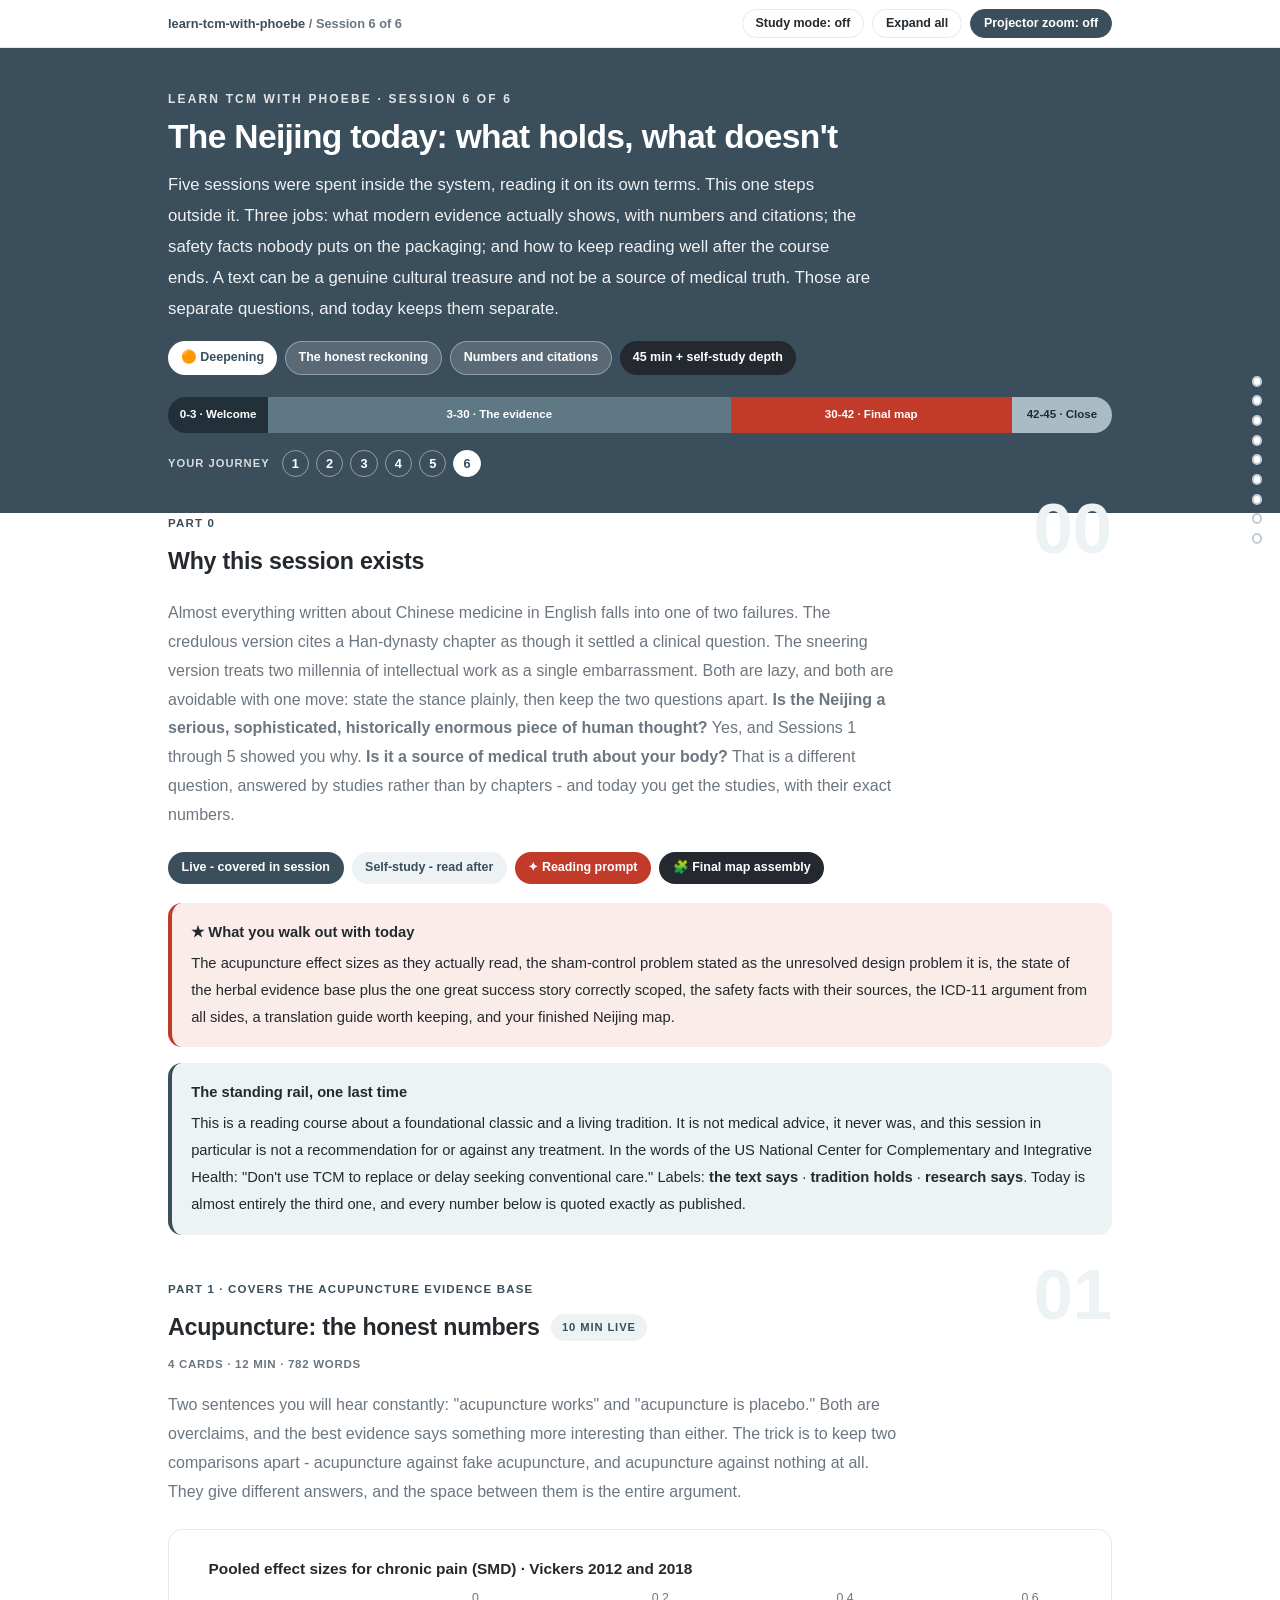
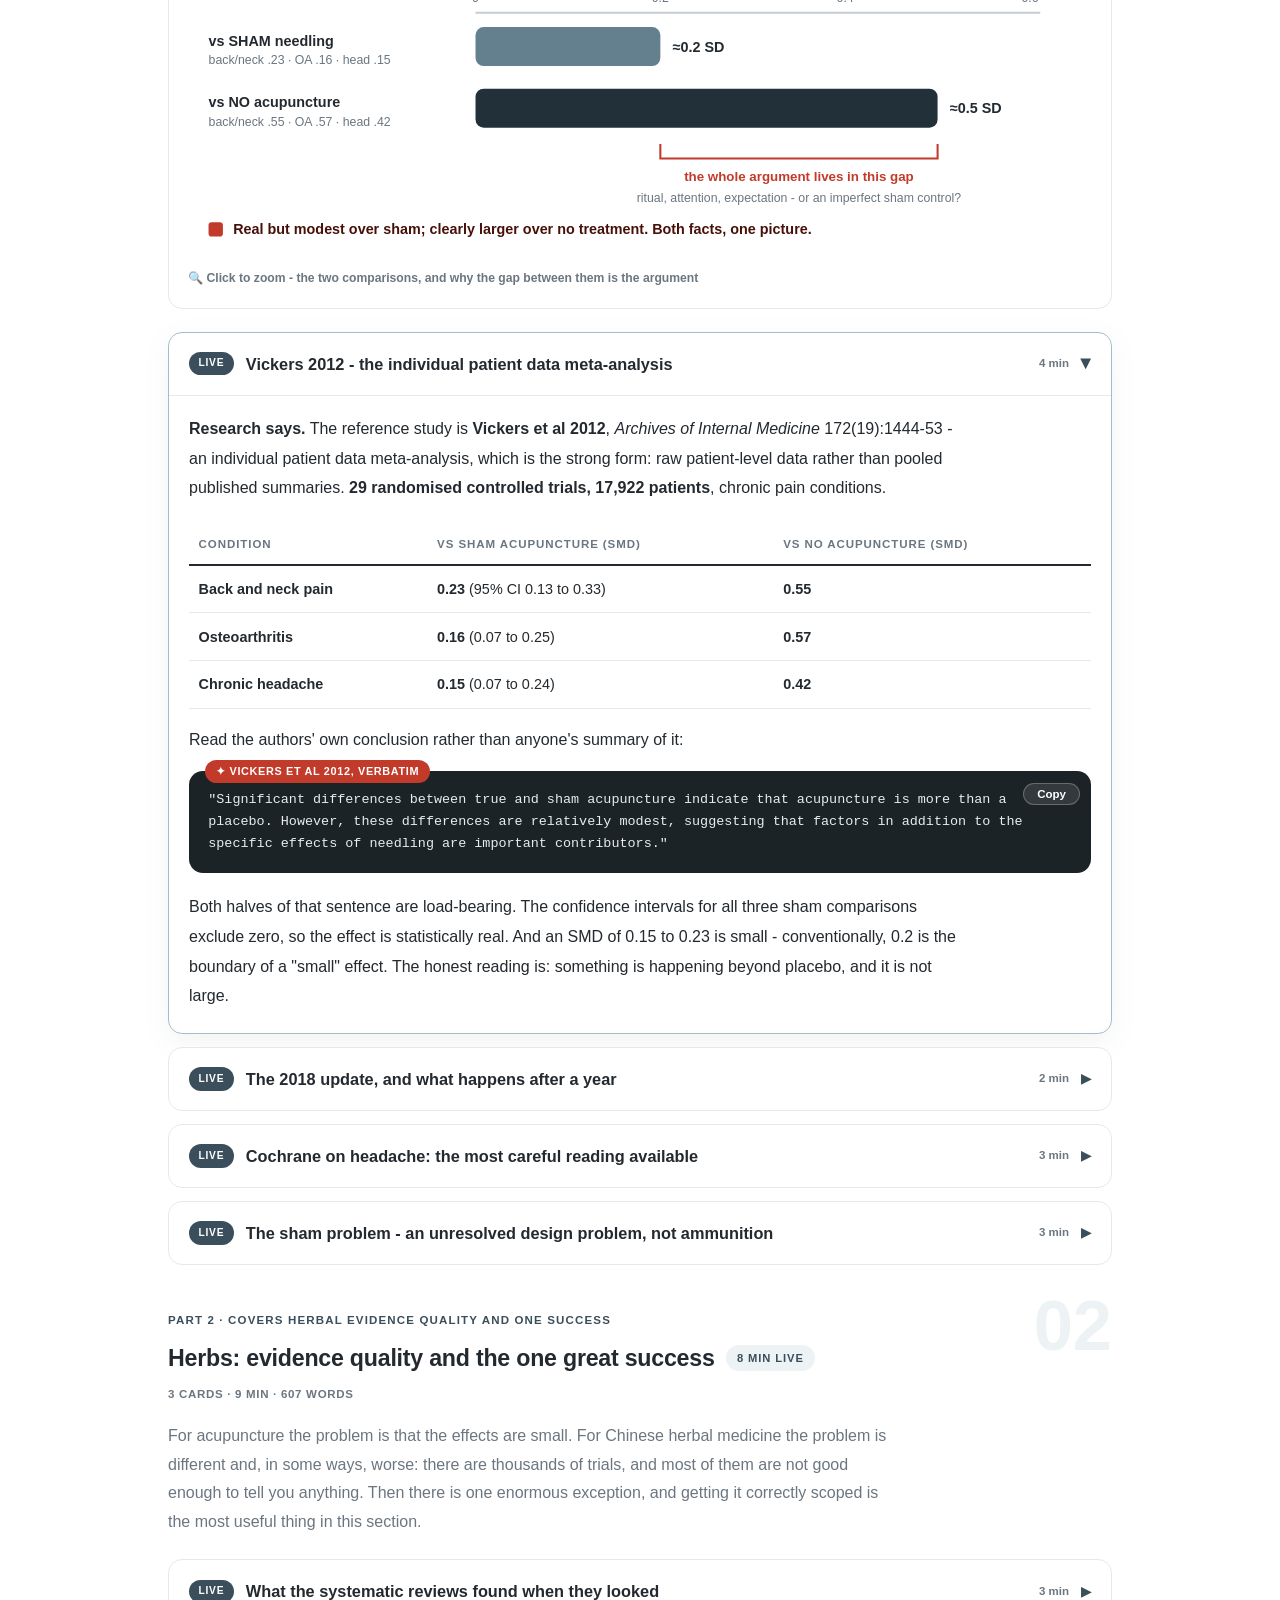
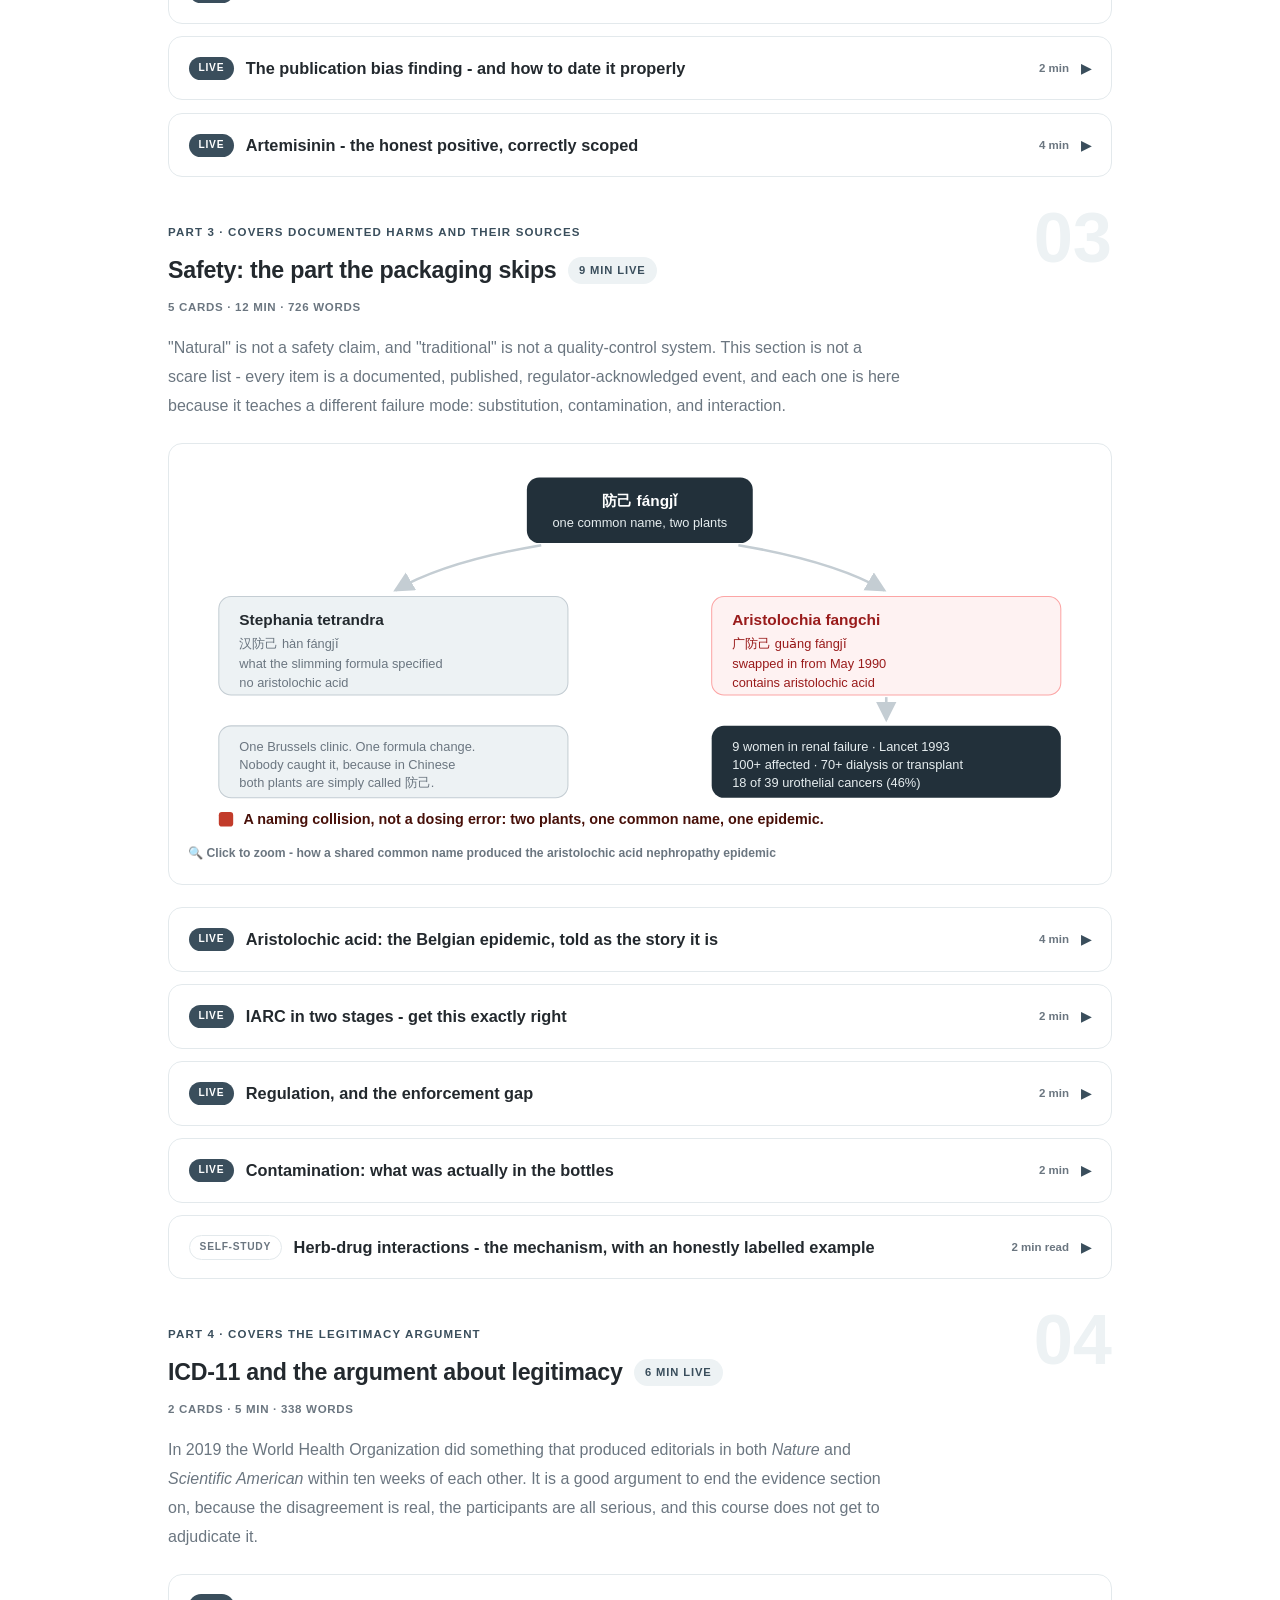
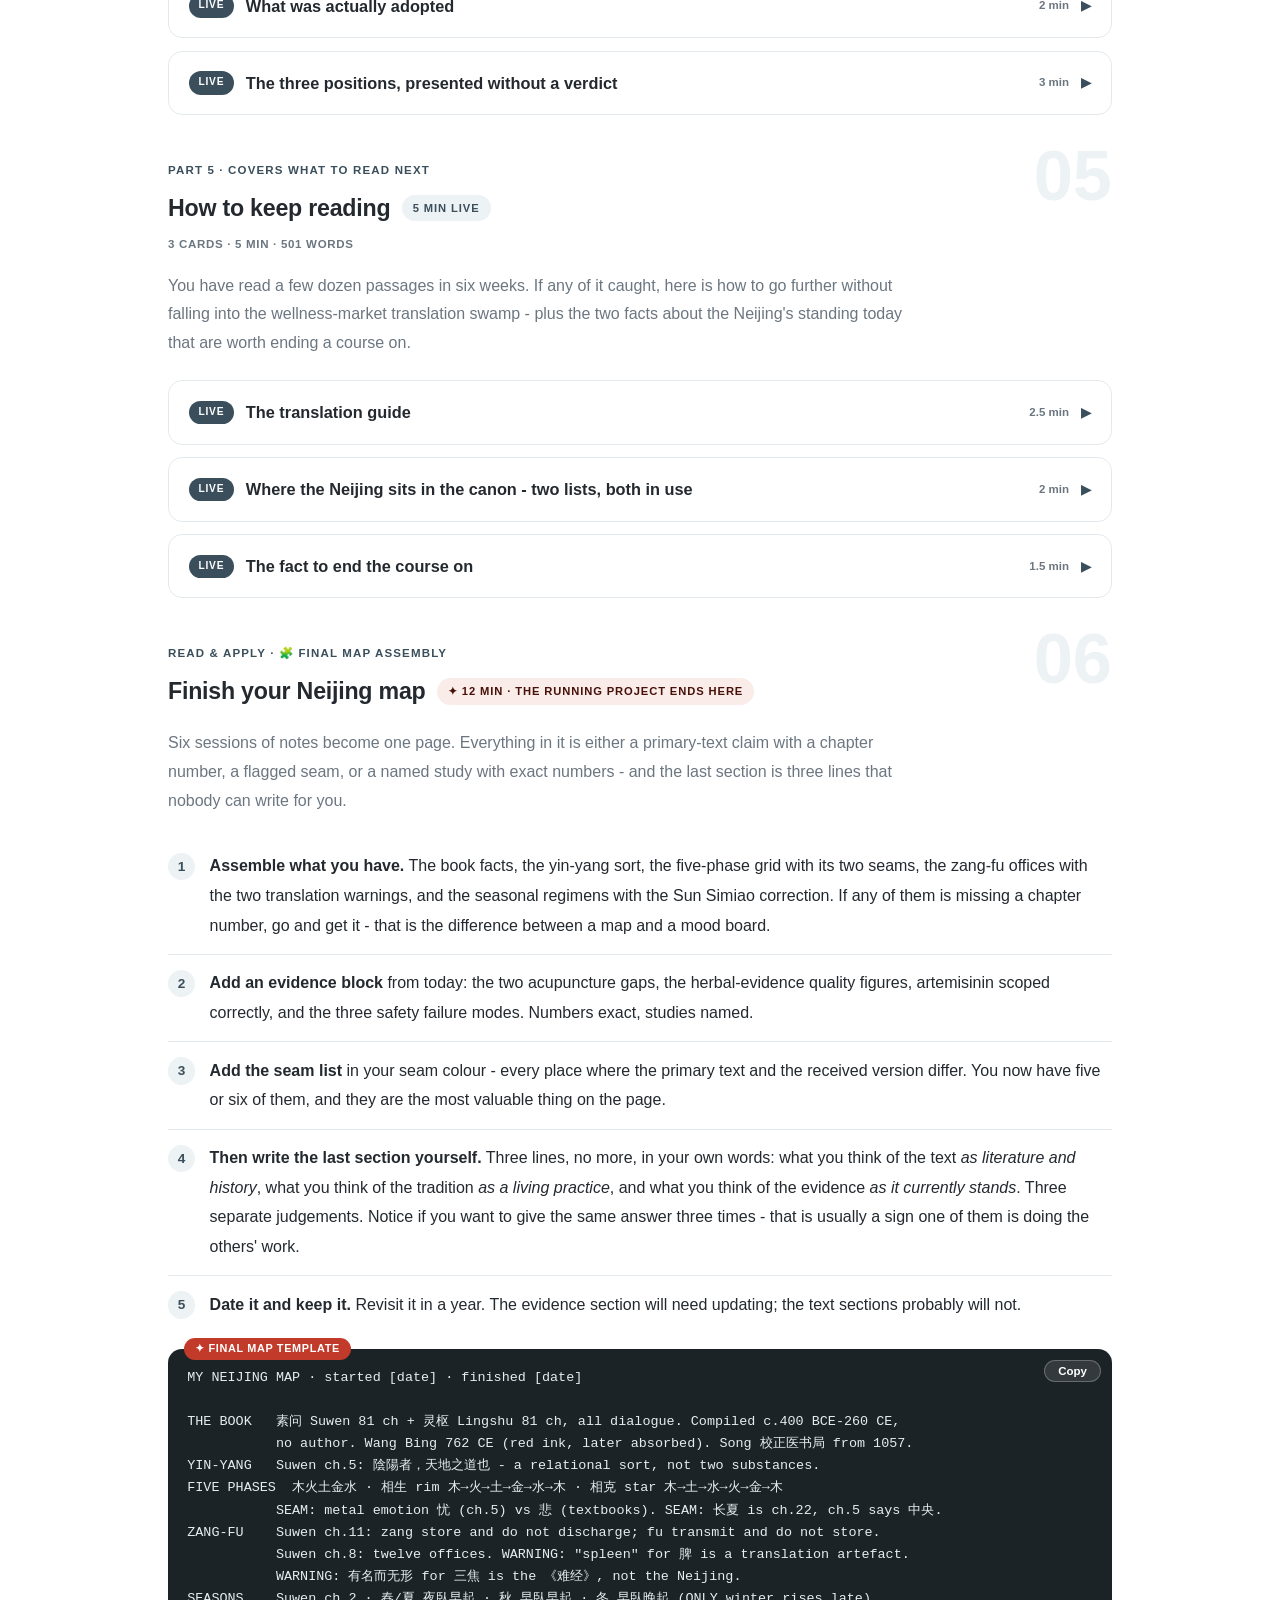
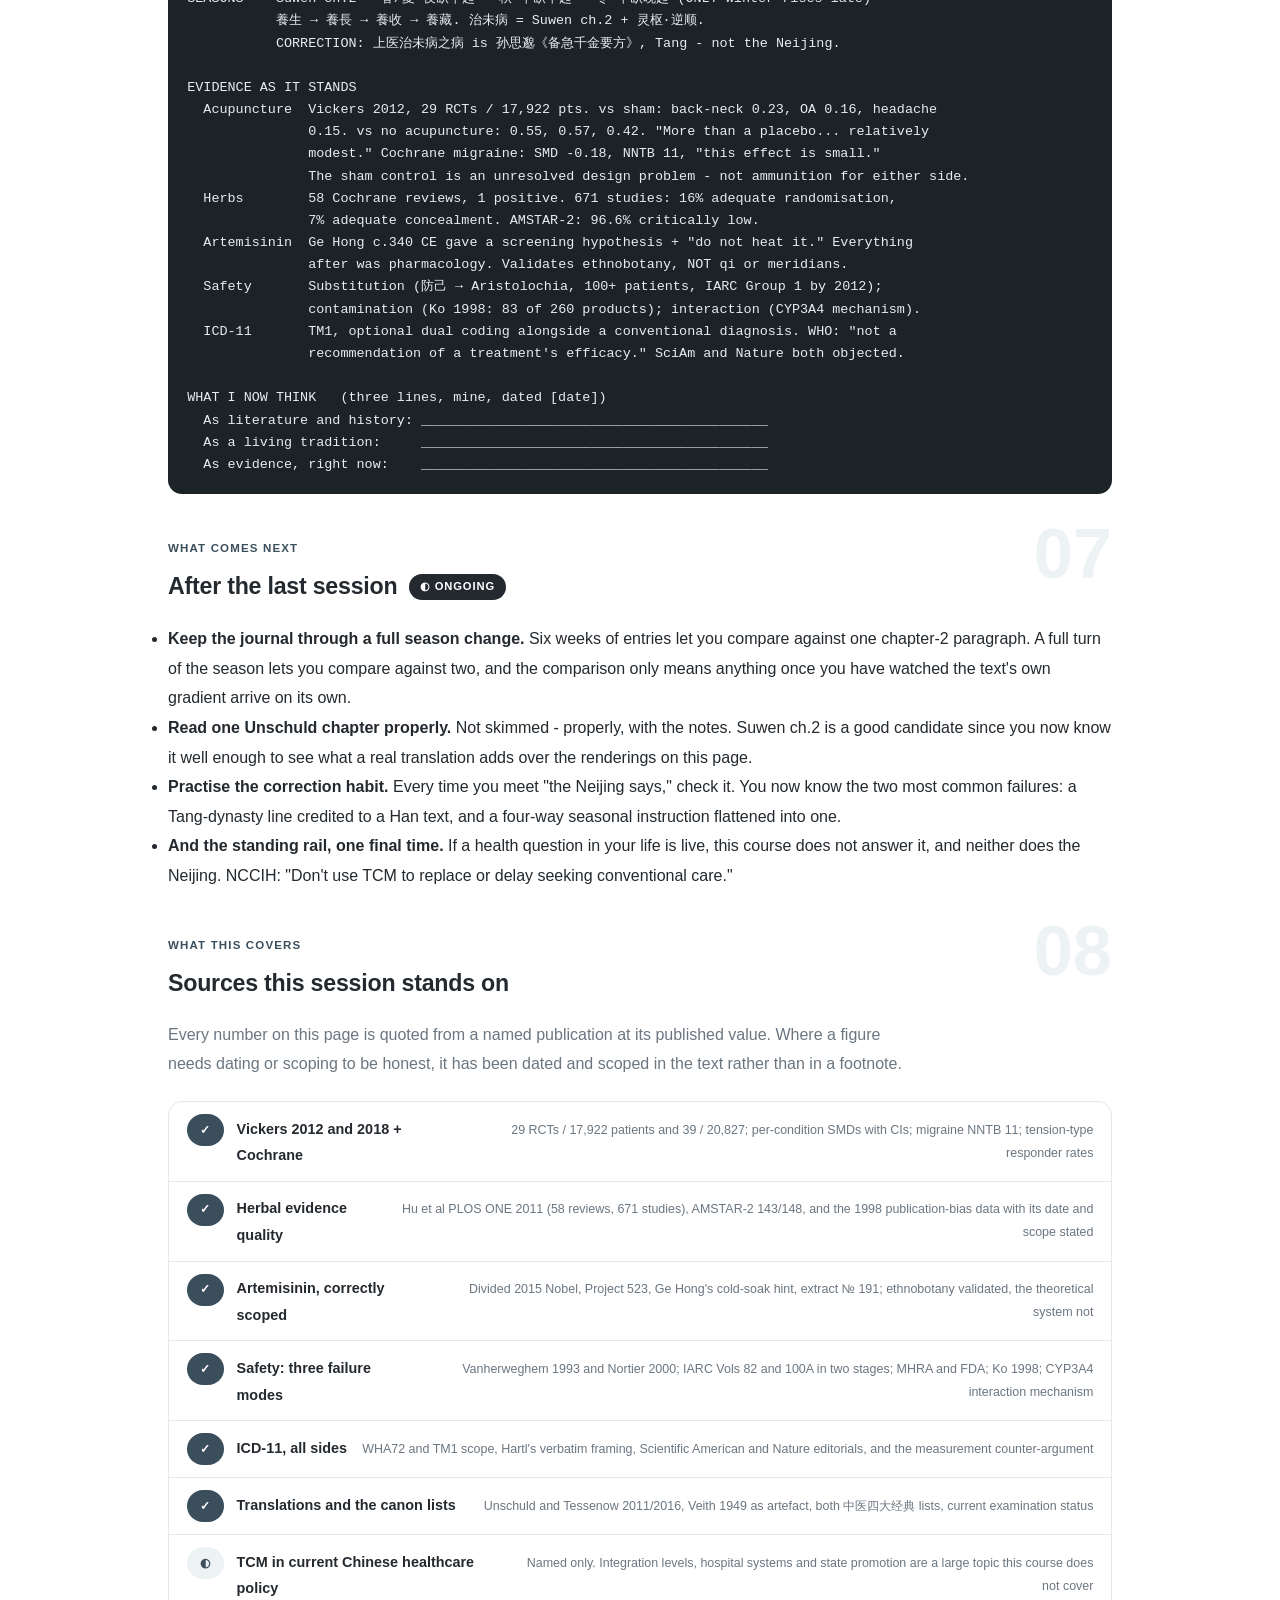
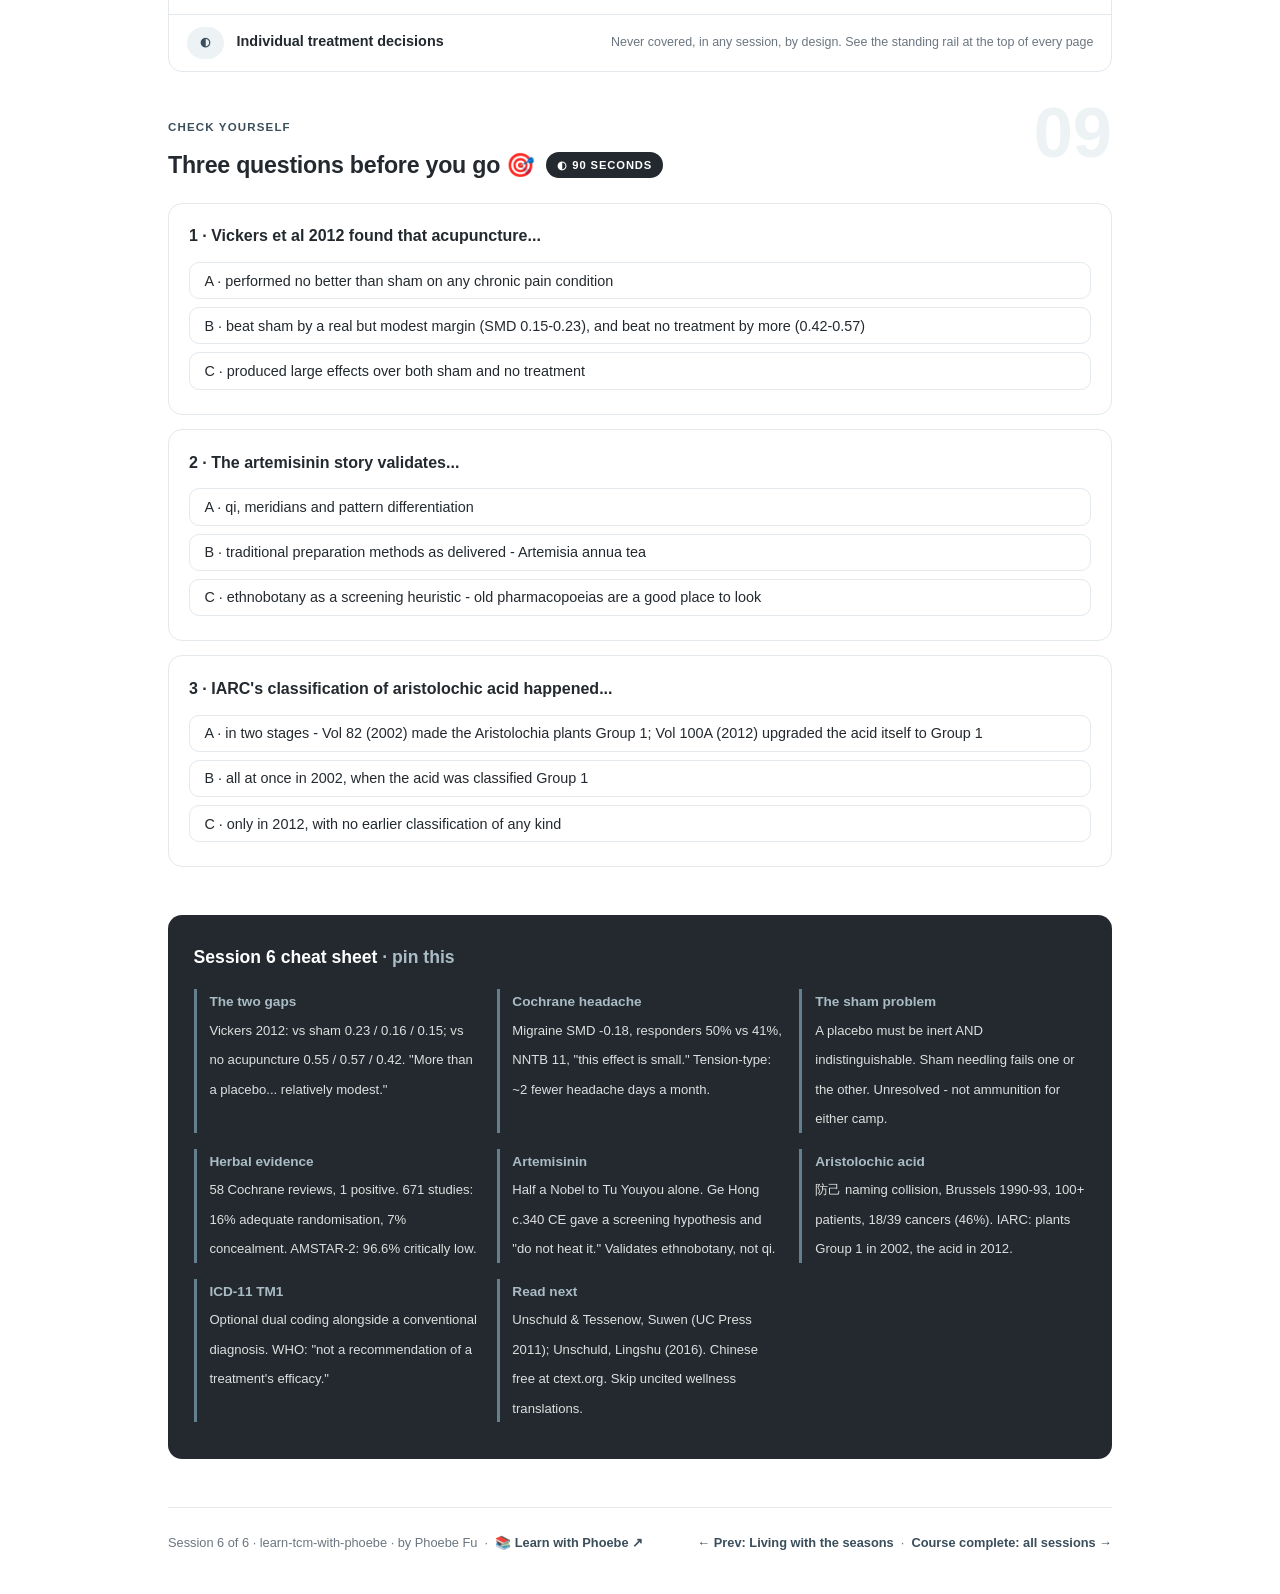
<file: courses/06-neijing-today.html>
<!DOCTYPE html>
<html lang="en">
<head>
<meta charset="UTF-8">
<meta name="viewport" content="width=device-width, initial-scale=1.0">
<!-- social:start -->
<meta name="description" content="Almost everything written about Chinese medicine in English falls into one of two failures. The credulous version cites a Han-dynasty chapter as though it settled a clinical question. The...">
<meta property="og:type" content="article">
<meta property="og:site_name" content="Learn with Phoebe">
<meta property="og:title" content="The Neijing today: what holds, what doesn&#x27;t - learn tcm with phoebe">
<meta property="og:description" content="Almost everything written about Chinese medicine in English falls into one of two failures. The credulous version cites a Han-dynasty chapter as though it settled a clinical question. The...">
<meta property="og:url" content="https://phoebefu6.github.io/learn-tcm-with-phoebe/courses/06-neijing-today.html">
<meta property="og:image" content="https://phoebefu6.github.io/learn-tcm-with-phoebe/assets/og-cover.png">
<meta property="og:image:width" content="1200">
<meta property="og:image:height" content="630">
<meta name="twitter:card" content="summary_large_image">
<meta name="twitter:title" content="The Neijing today: what holds, what doesn&#x27;t - learn tcm with phoebe">
<meta name="twitter:description" content="Almost everything written about Chinese medicine in English falls into one of two failures. The credulous version cites a Han-dynasty chapter as though it settled a clinical question. The...">
<meta name="twitter:image" content="https://phoebefu6.github.io/learn-tcm-with-phoebe/assets/og-cover.png">
<!-- social:end -->
<title>Session 6 · The Neijing today: what holds, what doesn't - learn tcm with phoebe</title>
<link rel="stylesheet" href="../assets/style.css?v=10">
</head>
<body>

<div class="toolbar">
  <div class="wrap">
    <span class="crumb"><a href="../index.html">learn-tcm-with-phoebe</a> / Session 6 of 6</span>
    <button class="btn" id="toggle-all" type="button">Expand all</button>
    <button class="btn primary" id="zoom-toggle" type="button">Projector zoom: off</button>
  </div>
</div>

<header class="masthead">
  <div class="wrap">
    <div class="eyebrow">Learn TCM with Phoebe · Session 6 of 6</div>
    <h1>The Neijing today: <span class="accent">what holds, what doesn't</span></h1>
    <p class="sub">Five sessions were spent inside the system, reading it on its own terms. This one steps outside it. Three jobs: what modern evidence actually shows, with numbers and citations; the safety facts nobody puts on the packaging; and how to keep reading well after the course ends. A text can be a genuine cultural treasure and not be a source of medical truth. Those are separate questions, and today keeps them separate.</p>
    <div class="chip-row">
      <span class="chip level">🟠 Deepening</span>
      <span class="chip audience">The honest reckoning</span>
      <span class="chip audience">Numbers and citations</span>
      <span class="chip time">45 min + self-study depth</span>
    </div>
    <div class="agenda">
      <span class="a1" style="flex:1">0-3 · Welcome</span>
      <span class="a2" style="flex:5">3-30 · The evidence</span>
      <span class="a3" style="flex:3">30-42 · Final map</span>
      <span class="a4" style="flex:1">42-45 · Close</span>
    </div>
  </div>
</header>

<main class="wrap">

  <!-- ============ INTRO ============ -->
  <section class="section" id="intro">
    <div class="section-kicker">
      <span class="klabel">Part 0</span>
      <h2>Why this session exists</h2>
    </div>
    <p class="lede">Almost everything written about Chinese medicine in English falls into one of two failures. The credulous version cites a Han-dynasty chapter as though it settled a clinical question. The sneering version treats two millennia of intellectual work as a single embarrassment. Both are lazy, and both are avoidable with one move: state the stance plainly, then keep the two questions apart. <strong>Is the Neijing a serious, sophisticated, historically enormous piece of human thought?</strong> Yes, and Sessions 1 through 5 showed you why. <strong>Is it a source of medical truth about your body?</strong> That is a different question, answered by studies rather than by chapters - and today you get the studies, with their exact numbers.</p>
    <div class="legend">
      <span class="pill solid">Live - covered in session</span>
      <span class="pill light">Self-study - read after</span>
      <span class="pill peach">✦ Reading prompt</span>
      <span class="pill inkpill">🧩 Final map assembly</span>
    </div>
    <div class="callout win">
      <strong>★ What you walk out with today</strong>
      The acupuncture effect sizes as they actually read, the sham-control problem stated as the unresolved design problem it is, the state of the herbal evidence base plus the one great success story correctly scoped, the safety facts with their sources, the ICD-11 argument from all sides, a translation guide worth keeping, and your finished Neijing map.
    </div>
    <div class="callout tip">
      <strong>The standing rail, one last time</strong>
      This is a reading course about a foundational classic and a living tradition. It is not medical advice, it never was, and this session in particular is not a recommendation for or against any treatment. In the words of the US National Center for Complementary and Integrative Health: "Don't use TCM to replace or delay seeking conventional care." Labels: <strong>the text says</strong> · <strong>tradition holds</strong> · <strong>research says</strong>. Today is almost entirely the third one, and every number below is quoted exactly as published.
    </div>
  </section>

  <!-- ============ PART 1: ACUPUNCTURE ============ -->
  <section class="section" id="acupuncture">
    <div class="section-kicker">
      <span class="klabel">Part 1 · covers the acupuncture evidence base</span>
      <h2>Acupuncture: the honest numbers <span class="tag concept">10 min live</span></h2>
    </div>
    <p class="lede">Two sentences you will hear constantly: "acupuncture works" and "acupuncture is placebo." Both are overclaims, and the best evidence says something more interesting than either. The trick is to keep two comparisons apart - acupuncture against fake acupuncture, and acupuncture against nothing at all. They give different answers, and the space between them is the entire argument.</p>

    <figure class="zoomable">
      <svg viewBox="0 0 880 300" xmlns="http://www.w3.org/2000/svg" role="img" aria-label="Two gaps: acupuncture versus sham about 0.2 SD, acupuncture versus no treatment about 0.5 SD">
        <style>
          .nt6aT { font: 700 15px Inter, sans-serif; fill: #23292E; }
          .nt6aL { font: 700 14px Inter, sans-serif; fill: #23292E; }
          .nt6aX { font: 400 12px Inter, sans-serif; fill: #6B7680; }
          .nt6aV { font: 700 14px Inter, sans-serif; fill: #23292E; }
          .nt6aG { font: 700 13px Inter, sans-serif; fill: #C23B2A; }
          .nt6aN { font: 600 14px Inter, sans-serif; fill: #471009; }
        </style>
        <text class="nt6aT" x="20" y="24">Pooled effect sizes for chronic pain (SMD) · Vickers 2012 and 2018</text>
        <line x1="280" y1="62" x2="830" y2="62" stroke="#C4CDD3" stroke-width="2"/>
        <text class="nt6aX" x="280" y="52" text-anchor="middle">0</text>
        <text class="nt6aX" x="460" y="52" text-anchor="middle">0.2</text>
        <text class="nt6aX" x="640" y="52" text-anchor="middle">0.4</text>
        <text class="nt6aX" x="820" y="52" text-anchor="middle">0.6</text>

        <text class="nt6aL" x="20" y="94">vs SHAM needling</text>
        <text class="nt6aX" x="20" y="112">back/neck .23 · OA .16 · head .15</text>
        <rect x="280" y="76" width="180" height="38" rx="8" fill="#64808F"/>
        <text class="nt6aV" x="472" y="100">≈0.2 SD</text>

        <text class="nt6aL" x="20" y="154">vs NO acupuncture</text>
        <text class="nt6aX" x="20" y="172">back/neck .55 · OA .57 · head .42</text>
        <rect x="280" y="136" width="450" height="38" rx="8" fill="#22303A"/>
        <text class="nt6aV" x="742" y="160">≈0.5 SD</text>

        <path d="M 460 190 L 460 204 L 730 204 L 730 190" fill="none" stroke="#C23B2A" stroke-width="2"/>
        <text class="nt6aG" x="595" y="226" text-anchor="middle">the whole argument lives in this gap</text>
        <text class="nt6aX" x="595" y="246" text-anchor="middle">ritual, attention, expectation - or an imperfect sham control?</text>

        <rect x="20" y="266" width="14" height="14" rx="3" fill="#C23B2A"/>
        <text class="nt6aN" x="44" y="278">Real but modest over sham; clearly larger over no treatment. Both facts, one picture.</text>
      </svg>
      <figcaption>🔍 Click to zoom - the two comparisons, and why the gap between them is the argument</figcaption>
    </figure>

    <details class="card" open>
      <summary><span class="mode live">Live</span>Vickers 2012 - the individual patient data meta-analysis<span class="mini">4 min</span><span class="caret">▶</span></summary>
      <div class="body">
        <p><strong>Research says.</strong> The reference study is <strong>Vickers et al 2012</strong>, <em>Archives of Internal Medicine</em> 172(19):1444-53 - an individual patient data meta-analysis, which is the strong form: raw patient-level data rather than pooled published summaries. <strong>29 randomised controlled trials, 17,922 patients</strong>, chronic pain conditions.</p>
        <table class="clean">
          <thead><tr><th>Condition</th><th>vs sham acupuncture (SMD)</th><th>vs no acupuncture (SMD)</th></tr></thead>
          <tbody>
            <tr><td>Back and neck pain</td><td><strong>0.23</strong> (95% CI 0.13 to 0.33)</td><td><strong>0.55</strong></td></tr>
            <tr><td>Osteoarthritis</td><td><strong>0.16</strong> (0.07 to 0.25)</td><td><strong>0.57</strong></td></tr>
            <tr><td>Chronic headache</td><td><strong>0.15</strong> (0.07 to 0.24)</td><td><strong>0.42</strong></td></tr>
          </tbody>
        </table>
        <p>Read the authors' own conclusion rather than anyone's summary of it:</p>
        <div class="prompt-box good"><span class="label">✦ Vickers et al 2012, verbatim</span>"Significant differences between true and sham acupuncture indicate that acupuncture is more than a placebo. However, these differences are relatively modest, suggesting that factors in addition to the specific effects of needling are important contributors."</div>
        <p>Both halves of that sentence are load-bearing. The confidence intervals for all three sham comparisons exclude zero, so the effect is statistically real. And an SMD of 0.15 to 0.23 is small - conventionally, 0.2 is the boundary of a "small" effect. The honest reading is: something is happening beyond placebo, and it is not large.</p>
      </div>
    </details>

    <details class="card">
      <summary><span class="mode live">Live</span>The 2018 update, and what happens after a year<span class="mini">2 min</span><span class="caret">▶</span></summary>
      <div class="body">
        <p><strong>Vickers 2018</strong> (<em>The Journal of Pain</em> 19(5):455-474) updated the same dataset to <strong>39 trials and 20,827 patients</strong>. The headline figures held: roughly <strong>0.5 standard deviations</strong> better than no acupuncture, roughly <strong>0.2 standard deviations</strong> better than sham.</p>
        <p>It added one number worth carrying: the effect <strong>decayed by about 15% at one year</strong>. That is a genuinely favourable finding for durability - most of the benefit was still measurable twelve months on - and it is also a reminder that these are chronic conditions where "still 85% of a small effect" is the realistic frame.</p>
        <p>Use the 2012 paper for the per-condition numbers. A table in the 2018 update was internally inconsistent, so the 2012 figures are the ones to quote.</p>
      </div>
    </details>

    <details class="card">
      <summary><span class="mode live">Live</span>Cochrane on headache: the most careful reading available<span class="mini">3 min</span><span class="caret">▶</span></summary>
      <div class="body">
        <p><strong>Migraine prophylaxis</strong> (Linde et al, Cochrane 2016): <strong>22 trials, 4,985 participants</strong>. Against sham, SMD <strong>-0.18</strong> (95% CI -0.28 to -0.08), rated <strong>moderate quality</strong>. Responder rates <strong>50% versus 41%</strong>, giving a <strong>number needed to treat for an additional beneficial outcome of 11</strong>. The review's own verdict: an effect over sham exists, "but this effect is small."</p>
        <p><strong>Tension-type headache</strong> (Linde et al, Cochrane 2016): <strong>51 versus 40 responders per 100</strong> compared with sham; about <strong>2 fewer headache days per month</strong>; "little or no difference in headache intensity"; GRADE moderate.</p>
        <p>Notice what an NNTB of 11 means in a clinic rather than a table: for every eleven people given acupuncture rather than sham for migraine prevention, one additional person responds. That is a real effect that is also a modest one. Both descriptions are accurate, and which one a headline chooses tells you about the headline, not the evidence.</p>
        <div class="callout example">
          <span class="ex-pill">Real world</span>
          <p><strong>The NCCIH summary, October 2022.</strong> The US National Center for Complementary and Integrative Health states plainly that "How acupuncture works is not fully understood," notes that it may help with back and neck pain, knee osteoarthritis and postoperative pain, and puts the two-gap finding in one sentence: "the difference between acupuncture and no treatment was greater than the difference between acupuncture and sham acupuncture." That is a federal health agency describing the same picture the diagram above draws.</p>
        </div>
      </div>
    </details>

    <details class="card">
      <summary><span class="mode live">Live</span>The sham problem - an unresolved design problem, not ammunition<span class="mini">3 min</span><span class="caret">▶</span></summary>
      <div class="body">
        <p>Everything above rests on the sham comparison, so the sham comparison deserves scrutiny. A placebo control has to satisfy <strong>two</strong> requirements at once: it must be <strong>inert</strong> (no active effect of its own) and it must be <strong>indistinguishable</strong> from the real thing (so nobody can tell which arm they are in). Sugar pills manage both easily. Sham acupuncture reliably fails one or the other.</p>
        <ul>
          <li><strong>Minimal needling at non-points</strong> is indistinguishable, but it involves actually inserting needles into skin, which "may cause physiological effects." If your placebo is not inert, a null true-versus-sham result is <strong>ambiguous</strong> - it may mean the treatment does nothing, or it may mean the control was partly a treatment.</li>
          <li><strong>Non-penetrating devices</strong> (retractable needles, blunt tips) fix the inertness problem. But they introduce another: "it is impossible to blind the study investigators," and unblinded practitioners are a known route to bias.</li>
        </ul>
        <p>Here is the part that matters. <strong>Both camps invoke this problem, and this course refuses to hand it to either.</strong> Proponents say it means the small sham gaps understate the real effect. Sceptics say it means the trials cannot cleanly demonstrate anything specific to needling. Both inferences are available from the same methodological fact, which is precisely what makes it unresolved rather than decisive.</p>
        <div class="callout tip">
          <strong>The defensible position</strong>
          The sham-control problem is a genuine, acknowledged, unsolved design problem in acupuncture research. It is a reason to hold your conclusions loosely in both directions. It is not evidence for a conclusion, and anyone who deploys it as a trump card for their side is using a limitation as an argument.
        </div>
      </div>
    </details>
  </section>

  <!-- ============ PART 2: HERBS ============ -->
  <section class="section" id="herbs">
    <div class="section-kicker">
      <span class="klabel">Part 2 · covers herbal evidence quality and one success</span>
      <h2>Herbs: evidence quality and the one great success <span class="tag concept">8 min live</span></h2>
    </div>
    <p class="lede">For acupuncture the problem is that the effects are small. For Chinese herbal medicine the problem is different and, in some ways, worse: there are thousands of trials, and most of them are not good enough to tell you anything. Then there is one enormous exception, and getting it correctly scoped is the most useful thing in this section.</p>

    <details class="card">
      <summary><span class="mode live">Live</span>What the systematic reviews found when they looked<span class="mini">3 min</span><span class="caret">▶</span></summary>
      <div class="body">
        <p><strong>Research says.</strong> The Cochrane overview (Hu et al, <em>PLOS ONE</em> 2011) examined <strong>58 Cochrane reviews</strong> of Chinese herbal medicines. Of those, <strong>only 1 reached a positive conclusion</strong>. <strong>27 (53%)</strong> concluded there "might be benefit" but were limited by study quality. <strong>23 (45%)</strong> were inconclusive.</p>
        <p>The reason sits in the underlying trials. Across <strong>671 primary studies</strong>, only <strong>16% had adequate sequence generation</strong> and only <strong>7% had adequate allocation concealment</strong> - the two basic safeguards that make a randomised trial randomised.</p>
        <p>A later AMSTAR-2 survey of the review literature itself found <strong>96.6% (143 of 148)</strong> of Chinese herbal medicine systematic reviews to be of <strong>critically low</strong> methodological quality. Exactly <strong>one</strong> was rated high.</p>
        <p>NCCIH's summary is the fair one-liner: studies "have had mixed results," and "Because many studies have been of poor quality, no firm conclusions can be made about their effectiveness."</p>
      </div>
    </details>

    <details class="card">
      <summary><span class="mode live">Live</span>The publication bias finding - and how to date it properly<span class="mini">2 min</span><span class="caret">▶</span></summary>
      <div class="body">
        <p>Vickers, Goyal, Harland &amp; Rees, <em>Controlled Clinical Trials</em> 1998;19:159-166, examined a Medline sample of trials published <strong>1966 to 1995</strong> and found something startling: <strong>every acupuncture trial from China, Japan, Hong Kong and Taiwan was positive.</strong> Across all interventions, the positive-result rates were <strong>China 99%, Russia/USSR 97%, England 75%</strong>. The paper's blunt line: "No trial published in China or Russia/USSR found a test treatment to be ineffective."</p>
        <div class="callout tip">
          <strong>Date it every time you cite it</strong>
          This is a <strong>1998</strong> analysis of <strong>pre-1996</strong> literature, and the 100% figure is the <strong>acupuncture subset only</strong>, not all trials. Quoting it as a statement about research today is exactly the kind of dateless citation this course spent five sessions teaching you to catch. It remains important - it is a large part of why reviewers discount country-of-origin-skewed evidence bases - but it describes a specific literature at a specific time.
        </div>
      </div>
    </details>

    <details class="card">
      <summary><span class="mode live">Live</span>Artemisinin - the honest positive, correctly scoped<span class="mini">4 min</span><span class="caret">▶</span></summary>
      <div class="body">
        <p>The strongest thing anyone can truthfully say for the classical Chinese pharmacopoeia is this story, and it is genuinely magnificent. It is also routinely told wrong.</p>
        <ul>
          <li><strong>The 2015 Nobel Prize in Physiology or Medicine was divided.</strong> One half went <em>jointly</em> to William C. Campbell and 大村智 Satoshi Ōmura for avermectin, a roundworm therapy with nothing to do with Chinese medicine. The <strong>other half went to 屠呦呦 Tu Youyou alone</strong>, for artemisinin. It was not a three-way prize for traditional medicine.</li>
          <li><strong>Project 523</strong> was launched on <strong>23 May 1967</strong> - the date is where the name comes from - as a military anti-malarial programme. Around <strong>500 scientists</strong> across roughly <strong>60 institutions</strong> took part. Tu was made a group head in <strong>1969</strong>, aged 39.</li>
          <li>The classical lead: <strong>葛洪 Ge Hong's 《肘后备急方》</strong>, around <strong>340 CE</strong>. The entry for 青蒿 <em>qinghao</em> specifies <strong>cold soaking, not hot decoction</strong> - take water, soak, wring out, drink the juice.</li>
          <li>That processing detail is what mattered. It told Tu that <strong>heated extraction was destroying the compound</strong>, which led to <strong>low-temperature ether extraction</strong>. Neutral ether extract <strong>№ 191</strong> achieved <strong>100% inhibition</strong> of <em>Plasmodium berghei</em> in mice in <strong>October 1971</strong>. Pure artemisinin was isolated in <strong>1972</strong>.</li>
        </ul>
        <div class="callout win">
          <strong>★ The honest lesson, stated explicitly</strong>
          The classical text supplied two things: a <strong>screening hypothesis</strong> (look at this plant) and a <strong>processing hint</strong> (do not heat it). Everything after that was conventional pharmacology - extraction, animal models, isolation, structure determination, clinical trials, industrial synthesis. What the story validates is <strong>ethnobotany as a search heuristic</strong>: old pharmacopoeias are a good place to look for candidate molecules. It does <strong>not</strong> validate qi, meridians, five-phase correspondence, or pattern differentiation. None of those concepts appear anywhere in the causal chain.
        </div>
        <p>One coda that makes the point sharper. The WHO <strong>discourages the use of <em>Artemisia annua</em> tea</strong> as a malaria treatment, because sub-therapeutic dosing drives resistance. The plant in its traditional preparation is not the medicine. The isolated, dosed, quality-controlled compound is.</p>
      </div>
    </details>
  </section>

  <!-- ============ PART 3: SAFETY ============ -->
  <section class="section" id="safety">
    <div class="section-kicker">
      <span class="klabel">Part 3 · covers documented harms and their sources</span>
      <h2>Safety: the part the packaging skips <span class="tag concept">9 min live</span></h2>
    </div>
    <p class="lede">"Natural" is not a safety claim, and "traditional" is not a quality-control system. This section is not a scare list - every item is a documented, published, regulator-acknowledged event, and each one is here because it teaches a different failure mode: substitution, contamination, and interaction.</p>

    <figure class="zoomable">
      <svg viewBox="0 0 880 360" xmlns="http://www.w3.org/2000/svg" role="img" aria-label="Two different plants share the common name fangji; substituting one for the other caused an epidemic of kidney failure and cancer">
        <style>
          .nt6bH { font: 700 15px Inter, sans-serif; fill: #FFFFFF; }
          .nt6bB { font: 700 15px Inter, sans-serif; fill: #23292E; }
          .nt6bR { font: 700 15px Inter, sans-serif; fill: #991B1B; }
          .nt6bX { font: 400 12.5px Inter, sans-serif; fill: #6B7680; }
          .nt6bY { font: 400 12.5px Inter, sans-serif; fill: #991B1B; }
          .nt6bW { font: 400 12.5px Inter, sans-serif; fill: #E6EDEF; }
          .nt6bN { font: 600 14px Inter, sans-serif; fill: #471009; }
        </style>
        <defs>
          <marker id="nt6b-ar" markerWidth="9" markerHeight="9" refX="7" refY="4" orient="auto">
            <path d="M0,0 L8,4 L0,8 z" fill="#C4CDD3"/>
          </marker>
        </defs>

        <rect x="330" y="14" width="220" height="64" rx="12" fill="#22303A"/>
        <text class="nt6bH" x="440" y="42" text-anchor="middle">防己 fángjǐ</text>
        <text class="nt6bW" x="440" y="62" text-anchor="middle">one common name, two plants</text>

        <path d="M 344 80 Q 250 96 202 124" fill="none" stroke="#C4CDD3" stroke-width="2.5" marker-end="url(#nt6b-ar)"/>
        <path d="M 536 80 Q 630 96 678 124" fill="none" stroke="#C4CDD3" stroke-width="2.5" marker-end="url(#nt6b-ar)"/>

        <rect x="30" y="130" width="340" height="96" rx="12" fill="#EDF2F4" stroke="#C4CDD3"/>
        <text class="nt6bB" x="50" y="158">Stephania tetrandra</text>
        <text class="nt6bX" x="50" y="180">汉防己 hàn fángjǐ</text>
        <text class="nt6bX" x="50" y="200">what the slimming formula specified</text>
        <text class="nt6bX" x="50" y="218">no aristolochic acid</text>

        <rect x="510" y="130" width="340" height="96" rx="12" fill="#FEF2F2" stroke="#FCA5A5"/>
        <text class="nt6bR" x="530" y="158">Aristolochia fangchi</text>
        <text class="nt6bY" x="530" y="180">广防己 guǎng fángjǐ</text>
        <text class="nt6bY" x="530" y="200">swapped in from May 1990</text>
        <text class="nt6bY" x="530" y="218">contains aristolochic acid</text>

        <path d="M 680 228 L 680 250" fill="none" stroke="#C4CDD3" stroke-width="2.5" marker-end="url(#nt6b-ar)"/>

        <rect x="510" y="256" width="340" height="70" rx="12" fill="#22303A"/>
        <text class="nt6bW" x="530" y="280">9 women in renal failure · Lancet 1993</text>
        <text class="nt6bW" x="530" y="298">100+ affected · 70+ dialysis or transplant</text>
        <text class="nt6bW" x="530" y="316">18 of 39 urothelial cancers (46%)</text>

        <rect x="30" y="256" width="340" height="70" rx="12" fill="#EDF2F4" stroke="#C4CDD3"/>
        <text class="nt6bX" x="50" y="280">One Brussels clinic. One formula change.</text>
        <text class="nt6bX" x="50" y="298">Nobody caught it, because in Chinese</text>
        <text class="nt6bX" x="50" y="316">both plants are simply called 防己.</text>

        <rect x="30" y="340" width="14" height="14" rx="3" fill="#C23B2A"/>
        <text class="nt6bN" x="54" y="352">A naming collision, not a dosing error: two plants, one common name, one epidemic.</text>
      </svg>
      <figcaption>🔍 Click to zoom - how a shared common name produced the aristolochic acid nephropathy epidemic</figcaption>
    </figure>

    <details class="card">
      <summary><span class="mode live">Live</span>Aristolochic acid: the Belgian epidemic, told as the story it is<span class="mini">4 min</span><span class="caret">▶</span></summary>
      <div class="body">
        <p><strong>Research says.</strong> Vanherweghem et al, <em>The Lancet</em>, <strong>13 February 1993</strong>: nine women, all under 50, presenting in renal failure. All nine had attended <strong>one slimming clinic in Brussels</strong>.</p>
        <p>The mechanism was not toxicity discovered late. It was <strong>botanical substitution</strong>. The clinic's formula changed in <strong>May 1990</strong>: <em>Stephania tetrandra</em> (汉防己) was replaced by <em>Aristolochia fangchi</em> (广防己). Why? Because in Chinese both plants are called <strong>防己 fangji</strong>. Two species, two genera, one common name, and a supply chain that used the common name.</p>
        <ul>
          <li><strong>100+ patients</strong> were ultimately affected; roughly <strong>70 or more</strong> needed dialysis or a transplant.</li>
          <li><strong>Cancer followed.</strong> Nortier et al, <em>NEJM</em> 2000;342:1686-92: of <strong>39 patients</strong> who underwent prophylactic nephroureterectomy, <strong>18 had urothelial carcinoma</strong> - a prevalence of <strong>46% (95% CI 29 to 62%)</strong>. There was a dose-response relationship: <strong>8 of 24</strong> below 200 g cumulative dose versus <strong>10 of 15</strong> above it.</li>
        </ul>
        <p>This is not an argument that Chinese herbs are dangerous. It is an argument about <strong>identification, sourcing and naming</strong> - the unglamorous infrastructure that pharmaceutical regulation exists to provide and that a common-name supply chain does not.</p>
      </div>
    </details>

    <details class="card">
      <summary><span class="mode live">Live</span>IARC in two stages - get this exactly right<span class="mini">2 min</span><span class="caret">▶</span></summary>
      <div class="body">
        <p>The International Agency for Research on Cancer classified this in <strong>two separate steps</strong>, and the shorthand version people repeat collapses them:</p>
        <table class="clean">
          <thead><tr><th>Volume</th><th>Year</th><th>What was classified</th><th>Group</th></tr></thead>
          <tbody>
            <tr><td>Vol 82</td><td>2002</td><td>Herbal remedies containing <em>Aristolochia</em> species</td><td><strong>Group 1</strong> (carcinogenic to humans)</td></tr>
            <tr><td>Vol 82</td><td>2002</td><td>Naturally occurring aristolochic acid <strong>mixtures</strong></td><td>Group 2A (probably carcinogenic)</td></tr>
            <tr><td>Vol 100A</td><td>2012</td><td>Aristolochic acid itself - upgraded</td><td><strong>Group 1</strong>: "Aristolochic acid is carcinogenic to humans"</td></tr>
          </tbody>
        </table>
        <p>So "IARC classified aristolochic acid as Group 1 in 2002" is <strong>wrong</strong>. In 2002 the <em>plants</em> got Group 1 and the <em>acid mixtures</em> got 2A; the acid itself was upgraded in <strong>2012</strong>. This is a small correction, and making it correctly is the same skill as the Sun Simiao correction in Session 5.</p>
      </div>
    </details>

    <details class="card">
      <summary><span class="mode live">Live</span>Regulation, and the enforcement gap<span class="mini">2 min</span><span class="caret">▶</span></summary>
      <div class="body">
        <p>Regulators moved, and reasonably fast for the era:</p>
        <ul>
          <li><strong>United Kingdom, 1999</strong>: <em>Aristolochia</em> prohibited in herbal medicines, in force <strong>28 July 1999</strong>. The MHRA describes the constituents as <strong>"nephrotoxic, carcinogenic, and mutagenic - even at very small doses."</strong></li>
          <li><strong>United States</strong>: FDA <strong>Consumer Advisory of 11 April 2001</strong>, and <strong>Import Alert 54-10</strong> to stop products at the border.</li>
        </ul>
        <p>Then the part worth remembering. In <strong>2003</strong> the <em>NEJM</em> published a letter under the title <strong>"Aristolochic Acid, an Herbal Carcinogen, Sold on the Web after FDA Alert."</strong> A Group 1 carcinogen with an advisory, an import alert and a documented epidemic behind it was still purchasable online. Regulation of supplements is not the same thing as regulation of drugs, and the gap between an advisory and a market is where consumers actually live.</p>
      </div>
    </details>

    <details class="card">
      <summary><span class="mode live">Live</span>Contamination: what was actually in the bottles<span class="mini">2 min</span><span class="caret">▶</span></summary>
      <div class="body">
        <p>Ko RJ, "Adulterants in Asian Patent Medicines," <em>NEJM</em> <strong>1998;339:847</strong>. The California Department of Health Services analysed <strong>260 Asian patent medicines</strong> collected from retail outlets:</p>
        <ul>
          <li><strong>At least 83 (32%)</strong> contained undeclared pharmaceuticals or heavy metals.</li>
          <li><strong>24 contained lead</strong>, median <strong>30 ppm</strong>.</li>
          <li><strong>36 contained arsenic</strong>, median <strong>180 ppm</strong>.</li>
          <li><strong>35 contained mercury</strong>, median <strong>329 ppm</strong>.</li>
          <li><strong>17 others</strong> contained undeclared conventional drugs.</li>
        </ul>
        <p>NCCIH's current wording covers the same ground: Chinese herbal products have been found contaminated with "undeclared plant or animal material; drugs...; heavy metals (such as arsenic, lead, and cadmium); pesticides or...sulfites... or incorrect herbs, some of which have caused organ damage."</p>
        <p>Nothing in this is about whether the traditional pharmacopoeia is any good. It is about what is in the bottle, which is a separate and prior question.</p>
      </div>
    </details>

    <details class="card">
      <summary><span class="mode self">Self-study</span>Herb-drug interactions - the mechanism, with an honestly labelled example<span class="mini">2 min read</span><span class="caret">▶</span></summary>
      <div class="body">
        <p>The best-documented herb-drug interaction case is <strong>St John's wort</strong>, and it must be labelled accurately: this is a <strong>Western herb</strong>, not a Chinese one. It is here because it demonstrates the <strong>mechanism</strong> more clearly than any other single case.</p>
        <ul>
          <li>FDA issued a <strong>Public Health Advisory on 10 February 2000</strong>, after an NIH study in <strong>8 volunteers</strong> found St John's wort cut the AUC of the HIV protease inhibitor <strong>indinavir by a mean of 57%</strong>.</li>
          <li>The route is <strong>CYP3A4 induction</strong> - the herb speeds up the liver enzyme system that clears a large fraction of prescription drugs. Faster clearance, lower blood levels, treatment failure.</li>
          <li>NCCIH documents interactions with <strong>cyclosporine, oral contraceptives, warfarin and digoxin</strong>, and its implication in <strong>acute organ rejection</strong> in transplant patients.</li>
        </ul>
        <p>The general lesson transfers: a plant preparation is a mixture of pharmacologically active molecules, and active molecules interact with other active molecules. "It is only a herb" is not a pharmacological category. Tell your doctor what you are taking - the one piece of practical advice this course will give, and it is a disclosure recommendation, not a treatment recommendation.</p>
      </div>
    </details>
  </section>

  <!-- ============ PART 4: ICD-11 ============ -->
  <section class="section" id="icd11">
    <div class="section-kicker">
      <span class="klabel">Part 4 · covers the legitimacy argument</span>
      <h2>ICD-11 and the argument about legitimacy <span class="tag concept">6 min live</span></h2>
    </div>
    <p class="lede">In 2019 the World Health Organization did something that produced editorials in both <em>Nature</em> and <em>Scientific American</em> within ten weeks of each other. It is a good argument to end the evidence section on, because the disagreement is real, the participants are all serious, and this course does not get to adjudicate it.</p>

    <details class="card">
      <summary><span class="mode live">Live</span>What was actually adopted<span class="mini">2 min</span><span class="caret">▶</span></summary>
      <div class="body">
        <p>The eleventh revision of the International Classification of Diseases was <strong>adopted at WHA72 in May 2019</strong> and came <strong>into force on 1 January 2022</strong>. It includes <strong>Chapter 26, "Supplementary Chapter Traditional Medicine Conditions - Module 1" (TM1)</strong>.</p>
        <ul>
          <li>Codes <strong>SA00 to SJ1Z</strong>: roughly <strong>150 disorders</strong> and roughly <strong>196 patterns</strong>.</li>
          <li>It harmonises <strong>Chinese, Japanese and Korean</strong> traditional-medicine classifications, which previously could not be compared with one another at all.</li>
          <li>It is for <strong>optional dual coding</strong>, recorded <strong>alongside - never instead of</strong> - a conventional ICD-11 diagnosis.</li>
        </ul>
        <p>WHO's own framing came from spokesperson Gregory Hartl, and it is worth quoting exactly because both sides of the argument cite it:</p>
        <div class="prompt-box good"><span class="label">✦ WHO, verbatim</span>"Inclusion in the ICD is not a recommendation of a treatment's efficacy; inclusion acknowledges that a disease or symptom or condition exists and that it should be measured."</div>
      </div>
    </details>

    <details class="card">
      <summary><span class="mode live">Live</span>The three positions, presented without a verdict<span class="mini">3 min</span><span class="caret">▶</span></summary>
      <div class="body">
        <table class="clean">
          <thead><tr><th>Position</th><th>Source</th><th>The argument</th></tr></thead>
          <tbody>
            <tr><td><strong>Criticism 1</strong></td><td><em>Scientific American</em> editorial, 1 April 2019</td><td>ICD inclusion "recklessly equates them with medicines that have undergone clinical trials." And: "Data supporting the effectiveness of most traditional remedies are scant, at best."</td></tr>
            <tr><td><strong>Criticism 2</strong></td><td><em>Nature</em> editorial, 5 June 2019</td><td>The breadth of the chapter risks legitimising the underlying philosophy, and is likely to "fuel the expanding sales of largely unproven treatments."</td></tr>
            <tr><td><strong>Counter-position</strong></td><td>Proponents of the chapter</td><td>Standardised coding is a <strong>prerequisite</strong> for generating comparable safety and effectiveness data. You cannot study at scale what nobody records in a common vocabulary.</td></tr>
          </tbody>
        </table>
        <p>All three arguments are coherent, and they are partly about different things. The critics are arguing about <strong>signal</strong> - what a WHO code communicates to a patient, an insurer or a marketer. The proponents are arguing about <strong>measurement</strong> - what you need in place before evidence can accumulate. Those can both be right at once, which is exactly why the disagreement has not resolved.</p>
        <div class="callout tip">
          <strong>The one factual guard-rail</strong>
          Whatever you conclude, the TM1 chapter is <strong>supplementary and optional</strong>, and it codes <strong>alongside</strong> a conventional diagnosis rather than replacing one. Claims that WHO "endorsed traditional Chinese medicine as effective" are not supported by what was adopted, and Hartl's sentence above was issued precisely to say so.
        </div>
      </div>
    </details>
  </section>

  <!-- ============ PART 5: HOW TO KEEP READING ============ -->
  <section class="section" id="keep-reading">
    <div class="section-kicker">
      <span class="klabel">Part 5 · covers what to read next</span>
      <h2>How to keep reading <span class="tag concept">5 min live</span></h2>
    </div>
    <p class="lede">You have read a few dozen passages in six weeks. If any of it caught, here is how to go further without falling into the wellness-market translation swamp - plus the two facts about the Neijing's standing today that are worth ending a course on.</p>

    <details class="card">
      <summary><span class="mode live">Live</span>The translation guide<span class="mini">2.5 min</span><span class="caret">▶</span></summary>
      <div class="body">
        <table class="clean">
          <thead><tr><th>Work</th><th>Details</th><th>Use it for</th></tr></thead>
          <tbody>
            <tr><td><strong>Unschuld &amp; Tessenow (with Zheng Jinsheng)</strong><br><em>Huang Di Nei Jing Su Wen: An Annotated Translation</em></td><td>2 volumes, UC Press <strong>2011</strong>, around 1,560 pages</td><td>The gold standard. Anything load-bearing. The notes are the point.</td></tr>
            <tr><td><strong>Unschuld</strong><br><em>Huang Di Nei Jing Ling Shu</em></td><td>UC Press <strong>2016</strong>, all 81 chapters</td><td>The other half of the canon, the one this course only named</td></tr>
            <tr><td><strong>Unschuld</strong>, 2003 study volume</td><td>UC Press</td><td>Context: what kind of text this is, and how it was transmitted</td></tr>
            <tr><td><strong>Tessenow &amp; Unschuld</strong><br><em>A Dictionary of the Huang Di nei jing su wen</em></td><td>2008</td><td>Term by term, when a single character is doing the work</td></tr>
            <tr><td><strong>Ilza Veith</strong><br><em>The Yellow Emperor's Classic of Internal Medicine</em></td><td>UC Press <strong>1949</strong>, <strong>chapters 1-34 only</strong></td><td>A historical artefact. Read it to see how the West first received the text, not to learn what the text says.</td></tr>
          </tbody>
        </table>
        <p>On Veith, two honest notes. Later scholars have judged the work harshly, and the title itself mistranslates: 内经 is "<strong>inner canon</strong>," not "internal medicine" in the modern clinical sense. That mistranslation, from Session 1, has been shaping English-language expectations of this book since 1949.</p>
        <p>And the negative recommendation, which matters as much: <strong>avoid uncited wellness-market translations entirely.</strong> If a version does not tell you which Chinese edition it worked from and does not carry textual notes, it cannot tell you the difference between the Han layers, Wang Bing's red ink, and a translator's guess. The primary text is free in Chinese at <strong>ctext.org</strong>.</p>
      </div>
    </details>

    <details class="card">
      <summary><span class="mode live">Live</span>Where the Neijing sits in the canon - two lists, both in use<span class="mini">2 min</span><span class="caret">▶</span></summary>
      <div class="body">
        <p>You will meet the phrase <strong>中医四大经典</strong>, "the four great classics of Chinese medicine." There are <strong>two competing lists</strong>, and both are current:</p>
        <ul>
          <li><strong>List A (traditional):</strong> 《黄帝内经》 · 《难经》 · 《伤寒杂病论》 · 《神农本草经》</li>
          <li><strong>List B (modern curricular</strong>, used by the national 中医经典能力等级考试<strong>):</strong> 《黄帝内经》 · 《伤寒论》 · 《金匮要略》 · 温病学</li>
        </ul>
        <p>They differ for a specific and unexciting reason: 张仲景's 《伤寒杂病论》 was later split into two books, 《伤寒论》 and 《金匮要略》. List A counts one, List B counts two, and the remaining slots shuffle accordingly.</p>
        <p><strong>In every version, the Neijing is number one.</strong> That is the claim that is safe to make, and it is enough.</p>
      </div>
    </details>

    <details class="card">
      <summary><span class="mode live">Live</span>The fact to end the course on<span class="mini">1.5 min</span><span class="caret">▶</span></summary>
      <div class="body">
        <p>Here is the verified fact that makes this text different from every other ancient medical classic you could have read.</p>
        <div class="callout win">
          <strong>★ A 2,000-year-old text is still a graded, examinable requirement for becoming a licensed doctor in China today.</strong>
          内经选读 - "selected readings from the Neijing" - is a 必修课, a required course, for the TCM major. And the <strong>2020 revision of the 医师资格考试大纲（中医）</strong>, the national licensing examination syllabus, broke out 中医经典 as a <strong>standalone examinable module</strong>. A dedicated 全国中医经典能力等级考试, with three levels, launched the same year.
        </div>
        <p>Sit with what that means. The Hippocratic Corpus is read by historians. The Suwen is read by historians <em>and</em> sat as an exam by people who will hold a medical licence. Whatever you conclude about the evidence in Parts 1 to 3, this text is not a museum object - it is load-bearing infrastructure in a health system serving over a billion people. That is a reason to have read it carefully, and it is exactly why reading it carefully rather than credulously matters.</p>
      </div>
    </details>
  </section>

  <!-- ============ READ & APPLY ============ -->
  <section class="section" id="apply-1">
    <div class="section-kicker">
      <span class="klabel">Read &amp; apply · 🧩 final map assembly</span>
      <h2>Finish your Neijing map <span class="tag demo">✦ 12 min · the running project ends here</span></h2>
    </div>
    <p class="lede">Six sessions of notes become one page. Everything in it is either a primary-text claim with a chapter number, a flagged seam, or a named study with exact numbers - and the last section is three lines that nobody can write for you.</p>

    <div class="steps">
      <div class="step"><p><strong>Assemble what you have.</strong> The book facts, the yin-yang sort, the five-phase grid with its two seams, the zang-fu offices with the two translation warnings, and the seasonal regimens with the Sun Simiao correction. If any of them is missing a chapter number, go and get it - that is the difference between a map and a mood board.</p></div>
      <div class="step"><p><strong>Add an evidence block</strong> from today: the two acupuncture gaps, the herbal-evidence quality figures, artemisinin scoped correctly, and the three safety failure modes. Numbers exact, studies named.</p></div>
      <div class="step"><p><strong>Add the seam list</strong> in your seam colour - every place where the primary text and the received version differ. You now have five or six of them, and they are the most valuable thing on the page.</p></div>
      <div class="step"><p><strong>Then write the last section yourself.</strong> Three lines, no more, in your own words: what you think of the text <em>as literature and history</em>, what you think of the tradition <em>as a living practice</em>, and what you think of the evidence <em>as it currently stands</em>. Three separate judgements. Notice if you want to give the same answer three times - that is usually a sign one of them is doing the others' work.</p></div>
      <div class="step"><p><strong>Date it and keep it.</strong> Revisit it in a year. The evidence section will need updating; the text sections probably will not.</p></div>
    </div>

    <div class="prompt-box good"><span class="label">✦ Final map template</span>MY NEIJING MAP · started [date] · finished [date]

THE BOOK   素问 Suwen 81 ch + 灵枢 Lingshu 81 ch, all dialogue. Compiled c.400 BCE-260 CE,
           no author. Wang Bing 762 CE (red ink, later absorbed). Song 校正医书局 from 1057.
YIN-YANG   Suwen ch.5: 陰陽者，天地之道也 - a relational sort, not two substances.
FIVE PHASES  木火土金水 · 相生 rim 木→火→土→金→水→木 · 相克 star 木→土→水→火→金→木
           SEAM: metal emotion 忧 (ch.5) vs 悲 (textbooks). SEAM: 长夏 is ch.22, ch.5 says 中央.
ZANG-FU    Suwen ch.11: zang store and do not discharge; fu transmit and do not store.
           Suwen ch.8: twelve offices. WARNING: "spleen" for 脾 is a translation artefact.
           WARNING: 有名而无形 for 三焦 is the 《难经》, not the Neijing.
SEASONS    Suwen ch.2 · 春/夏 夜臥早起 · 秋 早臥早起 · 冬 早臥晚起 (ONLY winter rises late)
           養生 → 養長 → 養收 → 養藏. 治未病 = Suwen ch.2 + 灵枢·逆顺.
           CORRECTION: 上医治未病之病 is 孙思邈《备急千金要方》, Tang - not the Neijing.

EVIDENCE AS IT STANDS
  Acupuncture  Vickers 2012, 29 RCTs / 17,922 pts. vs sham: back-neck 0.23, OA 0.16, headache
               0.15. vs no acupuncture: 0.55, 0.57, 0.42. "More than a placebo... relatively
               modest." Cochrane migraine: SMD -0.18, NNTB 11, "this effect is small."
               The sham control is an unresolved design problem - not ammunition for either side.
  Herbs        58 Cochrane reviews, 1 positive. 671 studies: 16% adequate randomisation,
               7% adequate concealment. AMSTAR-2: 96.6% critically low.
  Artemisinin  Ge Hong c.340 CE gave a screening hypothesis + "do not heat it." Everything
               after was pharmacology. Validates ethnobotany, NOT qi or meridians.
  Safety       Substitution (防己 → Aristolochia, 100+ patients, IARC Group 1 by 2012);
               contamination (Ko 1998: 83 of 260 products); interaction (CYP3A4 mechanism).
  ICD-11       TM1, optional dual coding alongside a conventional diagnosis. WHO: "not a
               recommendation of a treatment's efficacy." SciAm and Nature both objected.

WHAT I NOW THINK   (three lines, mine, dated [date])
  As literature and history: ___________________________________________
  As a living tradition:     ___________________________________________
  As evidence, right now:    ___________________________________________</div>
  </section>

  <!-- ============ HOMEWORK ============ -->
  <section class="section" id="exercise">
    <div class="section-kicker">
      <span class="klabel">What comes next</span>
      <h2>After the last session <span class="tag exercise">◐ ongoing</span></h2>
    </div>
    <ul>
      <li><strong>Keep the journal through a full season change.</strong> Six weeks of entries let you compare against one chapter-2 paragraph. A full turn of the season lets you compare against two, and the comparison only means anything once you have watched the text's own gradient arrive on its own.</li>
      <li><strong>Read one Unschuld chapter properly.</strong> Not skimmed - properly, with the notes. Suwen ch.2 is a good candidate since you now know it well enough to see what a real translation adds over the renderings on this page.</li>
      <li><strong>Practise the correction habit.</strong> Every time you meet "the Neijing says," check it. You now know the two most common failures: a Tang-dynasty line credited to a Han text, and a four-way seasonal instruction flattened into one.</li>
      <li><strong>And the standing rail, one final time.</strong> If a health question in your life is live, this course does not answer it, and neither does the Neijing. NCCIH: "Don't use TCM to replace or delay seeking conventional care."</li>
    </ul>
  </section>

  <!-- ============ SOURCES / COVERAGE ============ -->
  <section class="section" id="official">
    <div class="section-kicker">
      <span class="klabel">What this covers</span>
      <h2>Sources this session stands on</h2>
    </div>
    <p class="lede">Every number on this page is quoted from a named publication at its published value. Where a figure needs dating or scoping to be honest, it has been dated and scoped in the text rather than in a footnote.</p>
    <div class="covered">
      <div class="covered-row"><span class="status pill solid">✓</span><span class="name">Vickers 2012 and 2018 + Cochrane</span><span class="note">29 RCTs / 17,922 patients and 39 / 20,827; per-condition SMDs with CIs; migraine NNTB 11; tension-type responder rates</span></div>
      <div class="covered-row"><span class="status pill solid">✓</span><span class="name">Herbal evidence quality</span><span class="note">Hu et al PLOS ONE 2011 (58 reviews, 671 studies), AMSTAR-2 143/148, and the 1998 publication-bias data with its date and scope stated</span></div>
      <div class="covered-row"><span class="status pill solid">✓</span><span class="name">Artemisinin, correctly scoped</span><span class="note">Divided 2015 Nobel, Project 523, Ge Hong's cold-soak hint, extract № 191; ethnobotany validated, the theoretical system not</span></div>
      <div class="covered-row"><span class="status pill solid">✓</span><span class="name">Safety: three failure modes</span><span class="note">Vanherweghem 1993 and Nortier 2000; IARC Vols 82 and 100A in two stages; MHRA and FDA; Ko 1998; CYP3A4 interaction mechanism</span></div>
      <div class="covered-row"><span class="status pill solid">✓</span><span class="name">ICD-11, all sides</span><span class="note">WHA72 and TM1 scope, Hartl's verbatim framing, Scientific American and Nature editorials, and the measurement counter-argument</span></div>
      <div class="covered-row"><span class="status pill solid">✓</span><span class="name">Translations and the canon lists</span><span class="note">Unschuld and Tessenow 2011/2016, Veith 1949 as artefact, both 中医四大经典 lists, current examination status</span></div>
      <div class="covered-row"><span class="status pill light">◐</span><span class="name">TCM in current Chinese healthcare policy</span><span class="note">Named only. Integration levels, hospital systems and state promotion are a large topic this course does not cover</span></div>
      <div class="covered-row"><span class="status pill light">◐</span><span class="name">Individual treatment decisions</span><span class="note">Never covered, in any session, by design. See the standing rail at the top of every page</span></div>
    </div>
  </section>

  <!-- ============ QUIZ ============ -->
  <section class="section" id="quiz">
    <div class="section-kicker">
      <span class="klabel">Check yourself</span>
      <h2>Three questions before you go 🎯 <span class="tag exercise">◐ 90 seconds</span></h2>
    </div>
    <div class="quiz-q" data-answer="1">
      <p class="qtext">1 · Vickers et al 2012 found that acupuncture...</p>
      <button class="qopt" type="button">A · performed no better than sham on any chronic pain condition</button>
      <button class="qopt" type="button">B · beat sham by a real but modest margin (SMD 0.15-0.23), and beat no treatment by more (0.42-0.57)</button>
      <button class="qopt" type="button">C · produced large effects over both sham and no treatment</button>
      <p class="qwhy">The authors' own words: "acupuncture is more than a placebo. However, these differences are relatively modest." Two gaps, two different sizes - and the space between them is where the argument actually lives.</p>
    </div>
    <div class="quiz-q" data-answer="2">
      <p class="qtext">2 · The artemisinin story validates...</p>
      <button class="qopt" type="button">A · qi, meridians and pattern differentiation</button>
      <button class="qopt" type="button">B · traditional preparation methods as delivered - Artemisia annua tea</button>
      <button class="qopt" type="button">C · ethnobotany as a screening heuristic - old pharmacopoeias are a good place to look</button>
      <p class="qwhy">Ge Hong's c.340 CE entry gave Tu Youyou a candidate plant and a processing hint ("do not heat it"). Everything after was conventional pharmacology. WHO in fact discourages A. annua tea, because sub-therapeutic dosing drives resistance.</p>
    </div>
    <div class="quiz-q" data-answer="0">
      <p class="qtext">3 · IARC's classification of aristolochic acid happened...</p>
      <button class="qopt" type="button">A · in two stages - Vol 82 (2002) made the Aristolochia plants Group 1; Vol 100A (2012) upgraded the acid itself to Group 1</button>
      <button class="qopt" type="button">B · all at once in 2002, when the acid was classified Group 1</button>
      <button class="qopt" type="button">C · only in 2012, with no earlier classification of any kind</button>
      <p class="qwhy">In 2002 the plants were Group 1 while the naturally occurring acid mixtures were Group 2A. The acid itself was upgraded in 2012: "Aristolochic acid is carcinogenic to humans." Getting the two stages right is the same skill as the Sun Simiao correction.</p>
    </div>
    <p class="quiz-score"></p>
  </section>

  <!-- ============ CHEAT SHEET ============ -->
  <section class="cheat" id="cheatsheet">
    <h3>Session 6 cheat sheet <span>· pin this</span></h3>
    <div class="grid-2">
      <div class="cheat-item"><b>The two gaps</b><span>Vickers 2012: vs sham 0.23 / 0.16 / 0.15; vs no acupuncture 0.55 / 0.57 / 0.42. "More than a placebo... relatively modest."</span></div>
      <div class="cheat-item"><b>Cochrane headache</b><span>Migraine SMD -0.18, responders 50% vs 41%, NNTB 11, "this effect is small." Tension-type: ~2 fewer headache days a month.</span></div>
      <div class="cheat-item"><b>The sham problem</b><span>A placebo must be inert AND indistinguishable. Sham needling fails one or the other. Unresolved - not ammunition for either camp.</span></div>
      <div class="cheat-item"><b>Herbal evidence</b><span>58 Cochrane reviews, 1 positive. 671 studies: 16% adequate randomisation, 7% concealment. AMSTAR-2: 96.6% critically low.</span></div>
      <div class="cheat-item"><b>Artemisinin</b><span>Half a Nobel to Tu Youyou alone. Ge Hong c.340 CE gave a screening hypothesis and "do not heat it." Validates ethnobotany, not qi.</span></div>
      <div class="cheat-item"><b>Aristolochic acid</b><span>防己 naming collision, Brussels 1990-93, 100+ patients, 18/39 cancers (46%). IARC: plants Group 1 in 2002, the acid in 2012.</span></div>
      <div class="cheat-item"><b>ICD-11 TM1</b><span>Optional dual coding alongside a conventional diagnosis. WHO: "not a recommendation of a treatment's efficacy."</span></div>
      <div class="cheat-item"><b>Read next</b><span>Unschuld &amp; Tessenow, Suwen (UC Press 2011); Unschuld, Lingshu (2016). Chinese free at ctext.org. Skip uncited wellness translations.</span></div>
    </div>
  </section>

  <footer class="pagefoot">
    <span>Session 6 of 6 · learn-tcm-with-phoebe · by Phoebe Fu &nbsp;·&nbsp; 📚 <a href="https://phoebefu6.github.io/learn-with-phoebe/">Learn with Phoebe ↗</a></span>
    <span><a href="05-seasons.html">← Prev: Living with the seasons</a> &nbsp;·&nbsp; <a href="../index.html">Course complete: all sessions →</a></span>
  </footer>

</main>

<script src="../assets/app.js?v=7"></script>
</body>
</html>
</file>
<file: assets/style.css>
/* learn-claude-with-phoebe - editorial bold design system
   Accent: indigo #3A4E5C · Ink: #23292E · Flagship: amber #C23B2A */

:root {
  --indigo: #3A4E5C;
  --indigo-deep: #22303A;
  --indigo-mid: #64808F;
  --indigo-soft: #A9BCC6;
  --indigo-50: #EDF2F4;
  --ink: #23292E;
  --muted: #6B7680;
  --faint: #C4CDD3;
  --hairline: #E3E9EC;
  --amber: #C23B2A;
  --amber-ink: #471009;
  --amber-50: #FAECE8;
  --paper: #FFFFFF;
  --code-bg: #1C2327;
  --code-ink: #E6EDEF;
  --radius: 14px;
}

* { margin: 0; padding: 0; box-sizing: border-box; }

html { font-size: 16px; scroll-behavior: smooth; }
html.zoom-125 { font-size: 20px; }
html.zoom-150 { font-size: 24px; }

body {
  font-family: "Inter", -apple-system, BlinkMacSystemFont, "Segoe UI", Roboto, sans-serif;
  background: var(--paper);
  color: var(--ink);
  line-height: 1.85;
  font-feature-settings: "tnum";
}

.wrap { max-width: 62rem; margin: 0 auto; padding: 0 1.5rem; }

/* ---------- header band ---------- */
.masthead {
  background: var(--indigo);
  color: #fff;
  padding: 2.5rem 0 2.25rem;
}
.masthead .eyebrow {
  font-size: .75rem;
  letter-spacing: .18em;
  text-transform: uppercase;
  opacity: .85;
  font-weight: 600;
}
.masthead h1 {
  font-size: 2.1rem;
  line-height: 1.15;
  font-weight: 800;
  margin: .5rem 0 .75rem;
  letter-spacing: -.02em;
}
.masthead h1 .accent { color: inherit; }
.masthead .sub { font-size: 1.05rem; opacity: .92; max-width: 44rem; }

.chip-row { display: flex; flex-wrap: wrap; gap: .5rem; margin-top: 1.1rem; }
.chip {
  display: inline-flex;
  align-items: center;
  gap: .35rem;
  border-radius: 999px;
  padding: .25rem .8rem;
  font-size: .78rem;
  font-weight: 600;
  white-space: nowrap;
}
.chip.level { background: #fff; color: var(--indigo); }
.chip.audience { background: rgba(255,255,255,.16); color: #fff; border: 1px solid rgba(255,255,255,.35); }
.chip.time { background: var(--ink); color: #fff; font-variant-numeric: tabular-nums; }

/* ---------- agenda bar ---------- */
.agenda {
  display: flex;
  border-radius: 999px;
  overflow: hidden;
  margin: 1.4rem 0 0;
  font-size: .72rem;
  font-weight: 600;
  text-align: center;
  color: #fff;
}
.agenda span { padding: .45rem .3rem; white-space: nowrap; overflow: hidden; text-overflow: ellipsis; }
.agenda .a1 { background: var(--indigo-deep); }
/* Agenda band contrast, fixed 2026-09-02. Three bands failed WCAG 4.5:1 on small text:
     a4 had no `color` rule at all, so it inherited the block's `color:#fff` and put white
     on a pale tint (1.9-2.1:1). The 87-repo donor carries `color: var(--ink)`; restored.
     a2 and a3 failed on their token pairs, so each carries a literal here rather than a
     changed token, because --indigo-mid and --amber-ink are used elsewhere in this sheet.
     Recompute these three literals if the palette changes. */
.agenda .a2 { background: #5E7886; }
.agenda .a3 { background: var(--amber); color: #FFFFFF; }
.agenda .a4 { background: var(--indigo-soft); color: var(--ink); }

/* ---------- toolbar ---------- */
.toolbar {
  position: sticky;
  top: 0;
  z-index: 40;
  background: rgba(255,255,255,.94);
  backdrop-filter: blur(6px);
  border-bottom: 1px solid var(--hairline);
  padding: .55rem 0;
}
.toolbar .wrap { display: flex; align-items: center; gap: .5rem; flex-wrap: nowrap; }
.toolbar .crumb { font-size: .8rem; color: var(--muted); font-weight: 600; margin-right: auto; min-width: 0; white-space: nowrap; overflow: hidden; text-overflow: ellipsis; }
.toolbar .btn { white-space: nowrap; flex: none; padding: .38rem .8rem; font-size: .78rem; line-height: 1.2; }
.toolbar .crumb a { color: var(--indigo); text-decoration: none; }
.btn {
  border: 1px solid var(--hairline);
  background: #fff;
  color: var(--ink);
  border-radius: 999px;
  padding: .35rem .9rem;
  font-size: .78rem;
  font-weight: 600;
  cursor: pointer;
  font-family: inherit;
  transition: all .15s ease;
}
.btn:hover { border-color: var(--indigo); color: var(--indigo); }
.btn.primary { background: var(--indigo); border-color: var(--indigo); color: #fff; }
.btn.primary:hover { background: var(--indigo-deep); }

/* ---------- sections ---------- */
main { padding: 2.5rem 0 4rem; }

.section { margin-bottom: 2.8rem; }
.section-kicker { margin-bottom: 1rem; }
.section-kicker .klabel {
  display: block;
  font-size: .72rem;
  text-transform: uppercase;
  letter-spacing: .1em;
  color: var(--indigo);
  font-weight: 700;
  margin-bottom: .35rem;
}
.section-kicker h2 {
  font-size: 1.45rem;
  font-weight: 800;
  letter-spacing: -.01em;
  display: flex;
  align-items: center;
  gap: .7rem;
  flex-wrap: wrap;
}
.section-kicker .tag {
  border-radius: 999px;
  padding: .18rem .7rem;
  font-size: .7rem;
  font-weight: 700;
  text-transform: uppercase;
  letter-spacing: .08em;
}
.tag.concept { background: var(--indigo-50); color: var(--indigo); }
.tag.demo { background: var(--amber-50); color: var(--amber-ink); }
.tag.exercise { background: var(--ink); color: #fff; }

.lede { color: var(--muted); max-width: 46rem; margin-bottom: 1.4rem; line-height: 1.8; }

/* live vs self-study markers on cards */
.mode {
  font-size: .64rem;
  font-weight: 700;
  text-transform: uppercase;
  letter-spacing: .07em;
  padding: .14rem .6rem;
  border-radius: 999px;
  flex: none;
}
.mode.live { background: var(--indigo); color: #fff; }
.mode.self { background: #fff; color: var(--muted); border: 1px solid var(--hairline); }

/* ---------- accordions ---------- */
details.card {
  border: 1px solid var(--hairline);
  border-radius: var(--radius);
  margin-bottom: .8rem;
  overflow: hidden;
  background: #fff;
}
details.card[open] { border-color: var(--indigo-soft); box-shadow: 0 8px 28px rgba(76,115,85,.08); }
details.card summary {
  list-style: none;
  cursor: pointer;
  padding: 1rem 1.25rem;
  display: flex;
  align-items: center;
  gap: .75rem;
  font-weight: 700;
  font-size: 1.02rem;
  user-select: none;
}
details.card summary::-webkit-details-marker { display: none; }
details.card summary .dot {
  width: .6rem; height: .6rem;
  border-radius: 999px;
  background: var(--indigo);
  flex: none;
}
details.card summary .mini { margin-left: auto; font-size: .72rem; color: var(--muted); font-weight: 600; white-space: nowrap; }
details.card summary .caret { transition: transform .2s ease; color: var(--indigo); font-size: .8rem; }
details.card[open] summary .caret { transform: rotate(90deg); }
details.card .body { padding: 0 1.25rem 1.4rem; border-top: 1px solid var(--hairline); padding-top: 1.15rem; }
details.card .body p { margin-bottom: 1.05rem; max-width: 48rem; }
details.card .body p:last-child { margin-bottom: 0; }
details.card .body ul, details.card .body ol { margin: 0 0 1.1rem 1.2rem; max-width: 47rem; }
details.card .body li { margin-bottom: .65rem; }
details.card .body h4 { font-size: .95rem; font-weight: 700; margin: 1.1rem 0 .45rem; }
details.card .body h4:first-child { margin-top: 0; }

/* ---------- pills & legends ---------- */
.legend { display: flex; flex-wrap: wrap; gap: .5rem; margin: 0 0 1.2rem; }
.pill {
  display: inline-flex;
  align-items: center;
  gap: .4rem;
  border-radius: 999px;
  padding: .28rem .85rem;
  font-size: .78rem;
  font-weight: 600;
}
.pill.solid { background: var(--indigo); color: #fff; }
.pill.light { background: var(--indigo-50); color: var(--indigo); }
.pill.inkpill { background: var(--ink); color: #fff; }
.pill.amber, .pill.peach { background: var(--amber); color: #fff; }
.pill.bare { color: var(--faint); }

/* ---------- 4D grid ---------- */
.grid-2 { display: grid; grid-template-columns: repeat(auto-fit, minmax(15rem, 1fr)); gap: .8rem; margin: .5rem 0 1rem; }
.d-card {
  border: 1px solid var(--hairline);
  border-left: 4px solid var(--indigo);
  border-radius: 10px;
  padding: 1rem 1.1rem;
}
.d-card h4 { font-size: .95rem; margin-bottom: .3rem; }
.d-card h4 .lead-letter { color: var(--indigo); }
.d-card p { font-size: .86rem; color: var(--muted); margin: 0; }

/* ---------- tables ---------- */
table.clean { width: 100%; border-collapse: collapse; font-size: .9rem; margin: .4rem 0 1rem; }
table.clean th {
  text-align: left;
  font-size: .72rem;
  text-transform: uppercase;
  letter-spacing: .08em;
  color: var(--muted);
  padding: .5rem .6rem;
  border-bottom: 2px solid var(--ink);
}
table.clean td { padding: .7rem .6rem; border-bottom: .5px solid var(--hairline); vertical-align: top; line-height: 1.7; }
table.clean td:first-child { font-weight: 600; }

/* ---------- prompt boxes ---------- */
.prompt-box {
  position: relative;
  background: var(--code-bg);
  color: var(--code-ink);
  border-radius: var(--radius);
  padding: 1.1rem 1.2rem;
  margin: 1rem 0 1.2rem;
  font-family: "SF Mono", ui-monospace, Menlo, Consolas, monospace;
  font-size: .84rem;
  line-height: 1.65;
  white-space: pre-wrap;
  word-break: break-word;
}
.prompt-box .label {
  position: absolute;
  top: -0.7rem;
  left: 1rem;
  background: var(--indigo);
  color: #fff;
  font-family: "Inter", -apple-system, sans-serif;
  font-size: .68rem;
  font-weight: 700;
  letter-spacing: .06em;
  text-transform: uppercase;
  border-radius: 999px;
  padding: .15rem .7rem;
}
.prompt-box.bad .label { background: var(--faint); color: var(--ink); }
.prompt-box.good .label { background: var(--amber); color: #fff; }
.copy-btn {
  position: absolute;
  top: .7rem;
  right: .7rem;
  background: rgba(255,255,255,.1);
  border: 1px solid rgba(255,255,255,.25);
  color: #fff;
  border-radius: 999px;
  padding: .25rem .8rem;
  font-size: .72rem;
  font-weight: 600;
  cursor: pointer;
  font-family: "Inter", -apple-system, sans-serif;
  transition: background .15s ease;
}
.copy-btn:hover { background: rgba(255,255,255,.22); }
.copy-btn.copied { background: var(--amber); border-color: var(--amber); color: #fff; }

/* ---------- demo steps ---------- */
.steps { counter-reset: step; margin: .6rem 0 1rem; }
.step {
  display: grid;
  grid-template-columns: max-content minmax(0, 1fr);
  column-gap: .9rem;
  row-gap: .2rem;
  padding: .85rem 0;
  border-bottom: .5px solid var(--hairline);
}
.step > * { grid-column: 2; min-width: 0; }
.step > .prompt-box { margin: .8rem 0 .4rem; }
.step:last-child { border-bottom: none; }
.step::before {
  counter-increment: step;
  content: counter(step);
  flex: none;
  width: 1.7rem; height: 1.7rem;
  border-radius: 999px;
  background: var(--indigo-50);
  color: var(--indigo);
  font-weight: 700;
  font-size: .85rem;
  display: inline-flex;
  align-items: center;
  justify-content: center;
  margin-top: .1rem;
}
.step p { margin: 0; }

/* ---------- callouts ---------- */
.callout {
  border-radius: var(--radius);
  padding: 1rem 1.2rem;
  margin: 1rem 0;
  font-size: .92rem;
}
.callout.tip { background: var(--indigo-50); border-left: 4px solid var(--indigo); }
.callout.win { background: var(--amber-50); border-left: 4px solid var(--amber); }
.callout strong:first-child { display: block; margin-bottom: .2rem; }

.callout.example {
  background: #FFFFFF;
  border: 1px solid var(--hairline);
  border-left: 4px solid var(--amber);
  font-size: .9rem;
}
.callout.example .ex-pill {
  display: inline-block;
  background: var(--amber);
  color: #fff;
  border-radius: 999px;
  padding: .15rem .7rem;
  font-size: .68rem;
  font-weight: 700;
  text-transform: uppercase;
  letter-spacing: .06em;
  margin-bottom: .5rem;
}
.callout.example p { margin: 0 0 .75rem; max-width: 47rem; }
.callout.example p:last-child { margin-bottom: 0; }
.callout.example ul { margin: 0 0 0 1.1rem; max-width: 46rem; }
.callout.example li { margin-bottom: .6rem; }
.callout.example li:last-child { margin-bottom: 0; }

/* ---------- zoomable figures ---------- */
figure.zoomable {
  border: 1px solid var(--hairline);
  border-radius: var(--radius);
  padding: 1.2rem;
  margin: 1rem 0 1.4rem;
  cursor: zoom-in;
  transition: box-shadow .15s ease;
  background: #fff;
}
figure.zoomable:hover { box-shadow: 0 8px 28px rgba(76,115,85,.12); }
figure.zoomable svg, figure.zoomable img { width: 100%; height: auto; display: block; }
figure.zoomable figcaption {
  margin-top: .6rem;
  font-size: .76rem;
  color: var(--muted);
  font-weight: 600;
  display: flex;
  align-items: center;
  gap: .4rem;
}

.lightbox {
  position: fixed;
  inset: 0;
  z-index: 100;
  background: rgba(41,46,40,.9);
  display: none;
  align-items: center;
  justify-content: center;
  padding: 3vh 3vw;
  cursor: zoom-out;
}
.lightbox.open { display: flex; }
.lightbox .inner {
  background: #fff;
  border-radius: var(--radius);
  padding: 2rem;
  max-width: 94vw;
  max-height: 92vh;
  overflow: auto;
}
.lightbox .inner svg, .lightbox .inner img { width: min(88vw, 70rem); height: auto; }
.lightbox .close-hint {
  position: fixed;
  top: 1rem; right: 1.4rem;
  color: #fff;
  font-size: .8rem;
  font-weight: 600;
  opacity: .8;
}

/* ---------- courses covered ---------- */
.covered { border: 1px solid var(--hairline); border-radius: var(--radius); overflow: hidden; }
.covered-row {
  display: flex;
  align-items: baseline;
  gap: .8rem;
  padding: .75rem 1.1rem;
  border-bottom: .5px solid var(--hairline);
  font-size: .9rem;
}
.covered-row:last-child { border-bottom: none; }
.covered-row .status { flex: none; }
.covered-row .name { font-weight: 600; }
.covered-row .note { margin-left: auto; color: var(--muted); font-size: .78rem; text-align: right; }

/* ---------- cheat sheet footer ---------- */
.cheat {
  background: var(--ink);
  color: #fff;
  border-radius: var(--radius);
  padding: 1.6rem 1.6rem 1.3rem;
  margin-top: 3rem;
}
.cheat h3 { font-size: 1.1rem; margin-bottom: 1rem; }
.cheat h3 span { color: var(--indigo-soft); }
.cheat .grid-2 { gap: 1rem; }
.cheat .cheat-item { border-left: 3px solid var(--indigo-mid); padding-left: .8rem; }
.cheat .cheat-item b { display: block; font-size: .85rem; color: var(--indigo-soft); }
.cheat .cheat-item span { font-size: .82rem; opacity: .85; }

footer.pagefoot {
  border-top: 1px solid var(--hairline);
  margin-top: 3rem;
  padding: 1.4rem 0 2.5rem;
  font-size: .8rem;
  color: var(--muted);
  display: flex;
  justify-content: space-between;
  flex-wrap: wrap;
  gap: .8rem;
}
footer.pagefoot a { color: var(--indigo); text-decoration: none; font-weight: 600; }

/* ---------- wayfinding: reading progress + section dots + part numbers ---------- */

#progress-bar {
  position: fixed;
  top: 0; left: 0;
  height: 3px;
  width: 0;
  background: linear-gradient(90deg, var(--indigo), var(--amber));
  z-index: 90;
}

.pagenav {
  position: fixed;
  right: 1.1rem;
  top: 50%;
  transform: translateY(-50%);
  z-index: 50;
  display: flex;
  flex-direction: column;
  gap: .55rem;
}
.pagenav a {
  width: .68rem; height: .68rem;
  border-radius: 999px;
  background: #fff;
  border: 2px solid var(--faint);
  display: block;
  position: relative;
  transition: all .15s ease;
}
.pagenav a:hover { border-color: var(--indigo); transform: scale(1.3); }
.pagenav a.active { background: var(--indigo); border-color: var(--indigo); }
.pagenav a .nlabel {
  position: absolute;
  right: 1.4rem;
  top: 50%;
  transform: translateY(-50%);
  background: var(--ink);
  color: #fff;
  font-size: .7rem;
  font-weight: 600;
  padding: .22rem .65rem;
  border-radius: 6px;
  white-space: nowrap;
  opacity: 0;
  pointer-events: none;
  transition: opacity .15s ease;
}
.pagenav a:hover .nlabel { opacity: 1; }
@media (max-width: 74rem) { .pagenav { display: none; } }

main { counter-reset: partnum -1; }
.section .section-kicker { position: relative; }
.section .section-kicker::before {
  counter-increment: partnum;
  content: counter(partnum, decimal-leading-zero);
  position: absolute;
  right: 0;
  top: -1.2rem;
  font-size: 4.4rem;
  font-weight: 800;
  color: var(--indigo-50);
  line-height: 1;
  font-variant-numeric: tabular-nums;
  pointer-events: none;
  z-index: 0;
}
.section .section-kicker > * { position: relative; z-index: 1; }

details.card summary { transition: background .15s ease; }
details.card summary:hover { background: #F2F5F6; }

/* ---------- journey strip: you are here in the series ---------- */
.journey {
  display: flex;
  align-items: center;
  gap: .45rem;
  margin-top: 1.1rem;
  flex-wrap: wrap;
}
.journey .jlabel { font-size: .7rem; font-weight: 700; text-transform: uppercase; letter-spacing: .09em; opacity: .8; margin-right: .3rem; }
.journey a {
  width: 1.7rem; height: 1.7rem;
  border-radius: 999px;
  display: inline-flex;
  align-items: center;
  justify-content: center;
  font-size: .8rem;
  font-weight: 700;
  text-decoration: none;
  color: #fff;
  border: 1.5px solid rgba(255,255,255,.45);
  transition: all .15s ease;
  font-variant-numeric: tabular-nums;
}
.journey a:hover { border-color: #fff; transform: scale(1.12); }
.journey a.here { background: #fff; color: var(--indigo); border-color: #fff; }
.journey a.dd-chip { width: auto; border-radius: 999px; padding: 0 .7rem; font-size: .72rem; }

/* ---------- check-yourself quiz ---------- */
.quiz-q {
  border: 1px solid var(--hairline);
  border-radius: var(--radius);
  padding: 1.1rem 1.25rem 1rem;
  margin-bottom: .9rem;
  background: #fff;
}
.quiz-q .qtext { font-weight: 700; margin-bottom: .7rem; }
.quiz-q .qopt {
  display: block;
  width: 100%;
  text-align: left;
  background: #fff;
  border: 1px solid var(--hairline);
  border-radius: 10px;
  padding: .6rem .9rem;
  margin-bottom: .5rem;
  font-size: .9rem;
  font-family: inherit;
  color: var(--ink);
  cursor: pointer;
  transition: all .15s ease;
}
.quiz-q .qopt:hover { border-color: var(--indigo); background: var(--indigo-50); }
.quiz-q .qopt.correct { background: var(--indigo); border-color: var(--indigo); color: #fff; font-weight: 600; }
.quiz-q .qopt.correct::after { content: "  ✓"; }
.quiz-q .qopt.wrong { background: #FEF2F2; border-color: #FCA5A5; color: #991B1B; animation: qshake .3s ease; }
.quiz-q .qopt.wrong::after { content: "  ✗ try again"; font-size: .78rem; }
.quiz-q .qopt:disabled { cursor: default; }
.quiz-q .qwhy {
  display: none;
  background: var(--amber-50);
  border-left: 4px solid var(--amber);
  border-radius: 8px;
  padding: .6rem .9rem;
  font-size: .86rem;
  margin-top: .3rem;
}
.quiz-q.answered .qwhy { display: block; }
@keyframes qshake {
  0%, 100% { transform: translateX(0); }
  25% { transform: translateX(-5px); }
  75% { transform: translateX(5px); }
}
.quiz-score { font-weight: 700; color: var(--indigo); margin-top: .4rem; }

@media (prefers-reduced-motion: reduce) {
  .quiz-q .qopt.wrong { animation: none; }
  .journey a:hover { transform: none; }
}

/* ---------- micro-interactions (react-bits inspired, vanilla) ---------- */

/* BlurText: staggered word reveal on the masthead headline */
.masthead h1 .bw {
  display: inline-block;
  opacity: 0;
  filter: blur(8px);
  transform: translateY(.35em);
  animation: bw-in .7s cubic-bezier(.22,.9,.35,1) forwards;
  animation-delay: var(--bw-delay, 0s);
}
@keyframes bw-in {
  to { opacity: 1; filter: blur(0); transform: translateY(0); }
}

/* SpotlightCard: cursor-following highlight on accordion cards */
details.card { position: relative; }
details.card::after {
  content: "";
  position: absolute;
  inset: 0;
  pointer-events: none;
  opacity: 0;
  transition: opacity .3s ease;
  background: radial-gradient(320px circle at var(--mx, 50%) var(--my, 50%), rgba(76,115,85,.09), transparent 65%);
}
details.card:hover::after { opacity: 1; }

/* ScrollReveal: sections rise in as they enter the viewport */
.js-reveal .section {
  opacity: 0;
  transform: translateY(16px);
  transition: opacity .6s ease, transform .6s cubic-bezier(.22,.9,.35,1);
}
.js-reveal .section.revealed { opacity: 1; transform: none; }

@media (prefers-reduced-motion: reduce) {
  .masthead h1 .bw { animation: none; opacity: 1; filter: none; transform: none; }
  details.card::after { display: none; }
  .js-reveal .section { opacity: 1; transform: none; transition: none; }
}

@media (max-width: 40rem) {
  .masthead h1 { font-size: 1.6rem; }
  .agenda span { font-size: .6rem; }
  .toolbar .crumb { display: none; }
}

@media print {
  .toolbar, .copy-btn { display: none; }
  details.card { border: 1px solid #ccc; }
}

/* ===== med-live.js breath pacer ===== */
.medbox {
  border: 1px solid var(--hairline);
  border-radius: var(--radius);
  background: var(--paper);
  padding: 22px 24px 24px;
  margin: 26px 0;
  box-shadow: 0 10px 30px rgba(38, 40, 56, 0.07);
}
.med-head { display: flex; align-items: baseline; justify-content: space-between; gap: 12px; flex-wrap: wrap; }
.med-title { font-weight: 800; font-size: 1.05rem; color: var(--ink); }
.med-honest { font-size: 0.78rem; color: var(--muted); font-style: italic; }
.med-controls { display: flex; flex-wrap: wrap; gap: 14px; margin-top: 14px; }
.med-group { display: flex; flex-wrap: wrap; gap: 8px; }
.med-pill {
  border: 1.5px solid var(--hairline); background: var(--paper); color: var(--muted);
  border-radius: 999px; padding: 7px 14px; font: 600 0.82rem Inter, sans-serif; cursor: pointer;
  transition: all 0.15s ease;
}
.med-pill:hover { border-color: var(--indigo-mid); color: var(--indigo); }
.med-pill.on { background: var(--indigo); border-color: var(--indigo); color: #fff; }
.med-note { margin-top: 10px; font-size: 0.88rem; color: var(--muted); }
.med-stage { display: flex; justify-content: center; padding: 26px 0 18px; }
.med-ring {
  position: relative; width: 220px; height: 220px; border-radius: 50%;
  border: 2px dashed var(--faint); display: flex; align-items: center; justify-content: center;
}
.med-circle {
  position: absolute; inset: 10px; border-radius: 50%;
  background: radial-gradient(circle at 38% 32%, var(--indigo-mid), var(--indigo-deep));
  transform: scale(0.45); transition: none; will-change: transform; opacity: 0.92;
}
.med-phase { position: relative; z-index: 2; text-align: center; color: #fff; text-shadow: 0 1px 6px rgba(30, 34, 51, 0.45); }
.med-phase-name { display: block; font: 800 1.3rem Inter, sans-serif; }
.med-phase-count { display: block; font: 700 2rem Inter, sans-serif; }
.med-bottom { display: flex; align-items: center; gap: 14px; flex-wrap: wrap; }
.med-clock { font: 800 1.1rem Inter, sans-serif; color: var(--ink); margin-left: auto; }
.med-breaths { font: 600 0.85rem Inter, sans-serif; color: var(--muted); }
@media (max-width: 560px) { .med-ring { width: 180px; height: 180px; } }

/* ===== tcm-live.js five-phases wheel ===== */
.tcmbox {
  border: 1px solid var(--hairline);
  border-radius: var(--radius);
  background: var(--paper);
  padding: 22px 24px 24px;
  margin: 26px 0;
  box-shadow: 0 10px 30px rgba(35, 41, 46, 0.07);
}
.tcm-head { display: flex; align-items: baseline; justify-content: space-between; gap: 12px; flex-wrap: wrap; }
.tcm-title { font-weight: 800; font-size: 1.05rem; color: var(--ink); }
.tcm-honest { font-size: 0.78rem; color: var(--muted); font-style: italic; }
.tcm-controls { display: flex; flex-wrap: wrap; gap: 8px; margin-top: 14px; }
.tcm-pill {
  border: 1.5px solid var(--hairline); background: var(--paper); color: var(--muted);
  border-radius: 999px; padding: 7px 14px; font: 600 0.82rem Inter, sans-serif; cursor: pointer;
  transition: all 0.15s ease;
}
.tcm-pill:hover { border-color: var(--indigo-mid); color: var(--indigo); }
.tcm-pill.tcm-sheng.on { background: #4A7C59; border-color: #4A7C59; color: #fff; }
.tcm-pill.tcm-ke.on { background: var(--amber); border-color: var(--amber); color: #fff; }
.tcm-stage { display: flex; justify-content: center; padding: 8px 0 0; }
.tcm-svg { width: 100%; max-width: 460px; height: auto; display: block; }
.tcm-node { cursor: pointer; }
.tcm-node circle { transition: filter 0.15s ease, stroke-width 0.15s ease; stroke: transparent; stroke-width: 0; }
.tcm-node:hover circle { filter: brightness(1.08); }
.tcm-node.on circle { stroke: var(--ink); stroke-width: 3; }
.tcm-node:focus { outline: none; }
.tcm-node:focus circle { stroke: var(--ink); stroke-width: 3; stroke-dasharray: 4 3; }
.tcm-hanzi { font: 800 30px "Noto Serif SC", Georgia, serif; }
.tcm-en { font: 700 12px Inter, sans-serif; }
.tcm-edge { stroke-width: 2.5; opacity: 0; transition: opacity 0.25s ease; }
.tcm-edge-sheng { stroke: #4A7C59; }
.tcm-edge-ke { stroke: #C23B2A; stroke-dasharray: 7 5; }
.tcm-cycle.show .tcm-edge { opacity: 0.9; }
.tcm-cycle.show .tcm-edge-ke { animation: tcmMarch 1.2s linear infinite; }
@keyframes tcmMarch { to { stroke-dashoffset: -12; } }
@media (prefers-reduced-motion: reduce) { .tcm-cycle.show .tcm-edge-ke { animation: none; } }
.tcm-note { margin-top: 6px; font-size: 0.88rem; color: var(--muted); text-align: center; min-height: 2.4em; }
.tcm-detail { margin-top: 10px; }
.tcm-card { border: 1px solid var(--hairline); border-top: 4px solid var(--indigo); border-radius: 12px; padding: 14px 18px 8px; }
.tcm-card-head { display: flex; align-items: center; gap: 12px; margin-bottom: 8px; }
.tcm-card-hanzi { font: 800 34px "Noto Serif SC", Georgia, serif; line-height: 1; }
.tcm-card-name { font: 800 1.05rem Inter, sans-serif; color: var(--ink); }
.tcm-row { display: flex; gap: 14px; padding: 7px 0; border-bottom: 0.5px solid var(--hairline); font-size: 0.9rem; }
.tcm-row:last-child { border-bottom: none; }
.tcm-k { min-width: 10.5rem; font-weight: 700; color: var(--muted); }
.tcm-v { color: var(--ink); }
@media (max-width: 560px) { .tcm-k { min-width: 7.5rem; } }

/* === LWP-PATCH v2 === */
/* palette-agnostic aliases: 75 repos use --indigo/--amber, 1 uses --pine/--clay */
:root {
  --pv-accent: var(--indigo, var(--pine, #334155));
  --pv-flag: var(--amber, var(--clay, #B45309));
  --pv-flag-50: var(--amber-50, var(--clay-50, #FEF3E2));
}

/* ============================================================
   v2 - readable on a phone + reading modes
   Layout only. No palette tokens are changed.
   ============================================================ */

/* --- skip link --- */
.skip-link {
  position: absolute; left: -9999px; top: 0; z-index: 200;
  background: var(--pv-accent); color: #fff;
  padding: .7rem 1.1rem; border-radius: 0 0 var(--radius) 0;
  font-weight: 700; font-size: .85rem; text-decoration: none;
}
.skip-link:focus { left: 0; }

/* --- visible keyboard focus everywhere --- */
:focus-visible {
  outline: 3px solid var(--pv-flag);
  outline-offset: 2px;
  border-radius: 4px;
}

/* --- diagrams: hold authored width, scroll instead of shrinking --- */
.figscroll { overflow-x: auto; -webkit-overflow-scrolling: touch; overscroll-behavior-x: contain; }
.figscroll::-webkit-scrollbar { height: 6px; }
.figscroll::-webkit-scrollbar-thumb { background: var(--faint); border-radius: 3px; }

/* --- tables: scroll container + sticky row label --- */
.tablescroll { overflow-x: auto; -webkit-overflow-scrolling: touch; border-radius: var(--radius); }

/* --- section contents counter --- */
.sec-meta {
  display: block; margin-top: .3rem;
  font-size: .72rem; font-weight: 700; letter-spacing: .06em;
  text-transform: uppercase; color: var(--muted);
  font-variant-numeric: tabular-nums;
}

/* --- study-mode switch --- */
.btn.mode-on { background: var(--pv-flag); border-color: var(--pv-flag); color: #fff; }

/* --- deep-linked card gets a moment of emphasis --- */
details.card.linked { border-color: var(--pv-flag); box-shadow: 0 0 0 3px var(--pv-flag-50); }

@media (max-width: 820px) {
  /* labels keep the size they were drawn at; the figure scrolls */
  figure.zoomable svg { min-width: 820px; }
  .figscroll .mm-svg, .mindmap svg { min-width: 840px; }

  table.clean { min-width: 620px; }
  table.clean th:first-child,
  table.clean td:first-child {
    position: sticky; left: 0; background: #fff;
    box-shadow: 1px 0 0 var(--hairline);
  }

  pre, .prompt-box { overflow-x: auto; }

  /* 44px tap targets */
  details.card summary { min-height: 44px; }
  .qopt { min-height: 44px; display: flex; align-items: center; padding: .7rem .9rem; }
  .toolbar .btn, .pagefoot a { min-height: 44px; display: inline-flex; align-items: center; justify-content: center; }
  .toolbar .crumb, .toolbar #zoom-toggle { display: none; }
  .toolbar .btn { flex: 1 1 0; padding: .3rem .4rem; font-size: .72rem; }
  table.clean { display: block; overflow-x: auto; -webkit-overflow-scrolling: touch; }
}

@media (max-width: 640px) {
  /* long inline code tokens and nowrap chips are the two things that still
     forced the page sideways below 640px: let them break rather than push
     the layout. Inside the media query only - desktop is untouched. */
  :not(pre) > code, .prompt-box span, code span,
  p span, li span, td span { overflow-wrap: anywhere; word-break: break-word; }
  .chip, .syn-chip, .pill, .mode, .tag { white-space: normal; max-width: 100%; }

  /* the agenda bar truncated its own labels into nonsense - stack it */
  .agenda { flex-direction: column; align-items: stretch; gap: .3rem; }
  .agenda span { font-size: .74rem; text-align: left; padding: .4rem .7rem; flex: none !important; }
  .chip-row, .legend { flex-wrap: wrap; }
  .journey { flex-wrap: wrap; row-gap: .45rem; }
}

/* --- print: a session should print as a complete handout --- */
@media print {
  .pagenav, #progress-bar, .skip-link, .journey, .lightbox { display: none !important; }
  details.card > .body { display: block !important; }
  details.card, figure, table.clean, .callout { break-inside: avoid; page-break-inside: avoid; }
  figure.zoomable svg { min-width: 0; max-width: 100%; }
  .figscroll, .tablescroll { overflow: visible; }
  a[href^="http"]::after { content: " (" attr(href) ")"; font-size: .72rem; color: #555; }
}

/* swipe hint: own line, only when the diagram really does scroll */
figure.zoomable.can-scroll figcaption { flex-wrap: wrap; }
figure.zoomable.can-scroll figcaption::after {
  content: "swipe the diagram \2192";
  flex: 0 0 100%;
  margin-top: .2rem;
  font-size: .72rem;
  font-weight: 700;
  letter-spacing: .04em;
  color: var(--pv-flag);
}
/* === /LWP-PATCH === */
</file>
